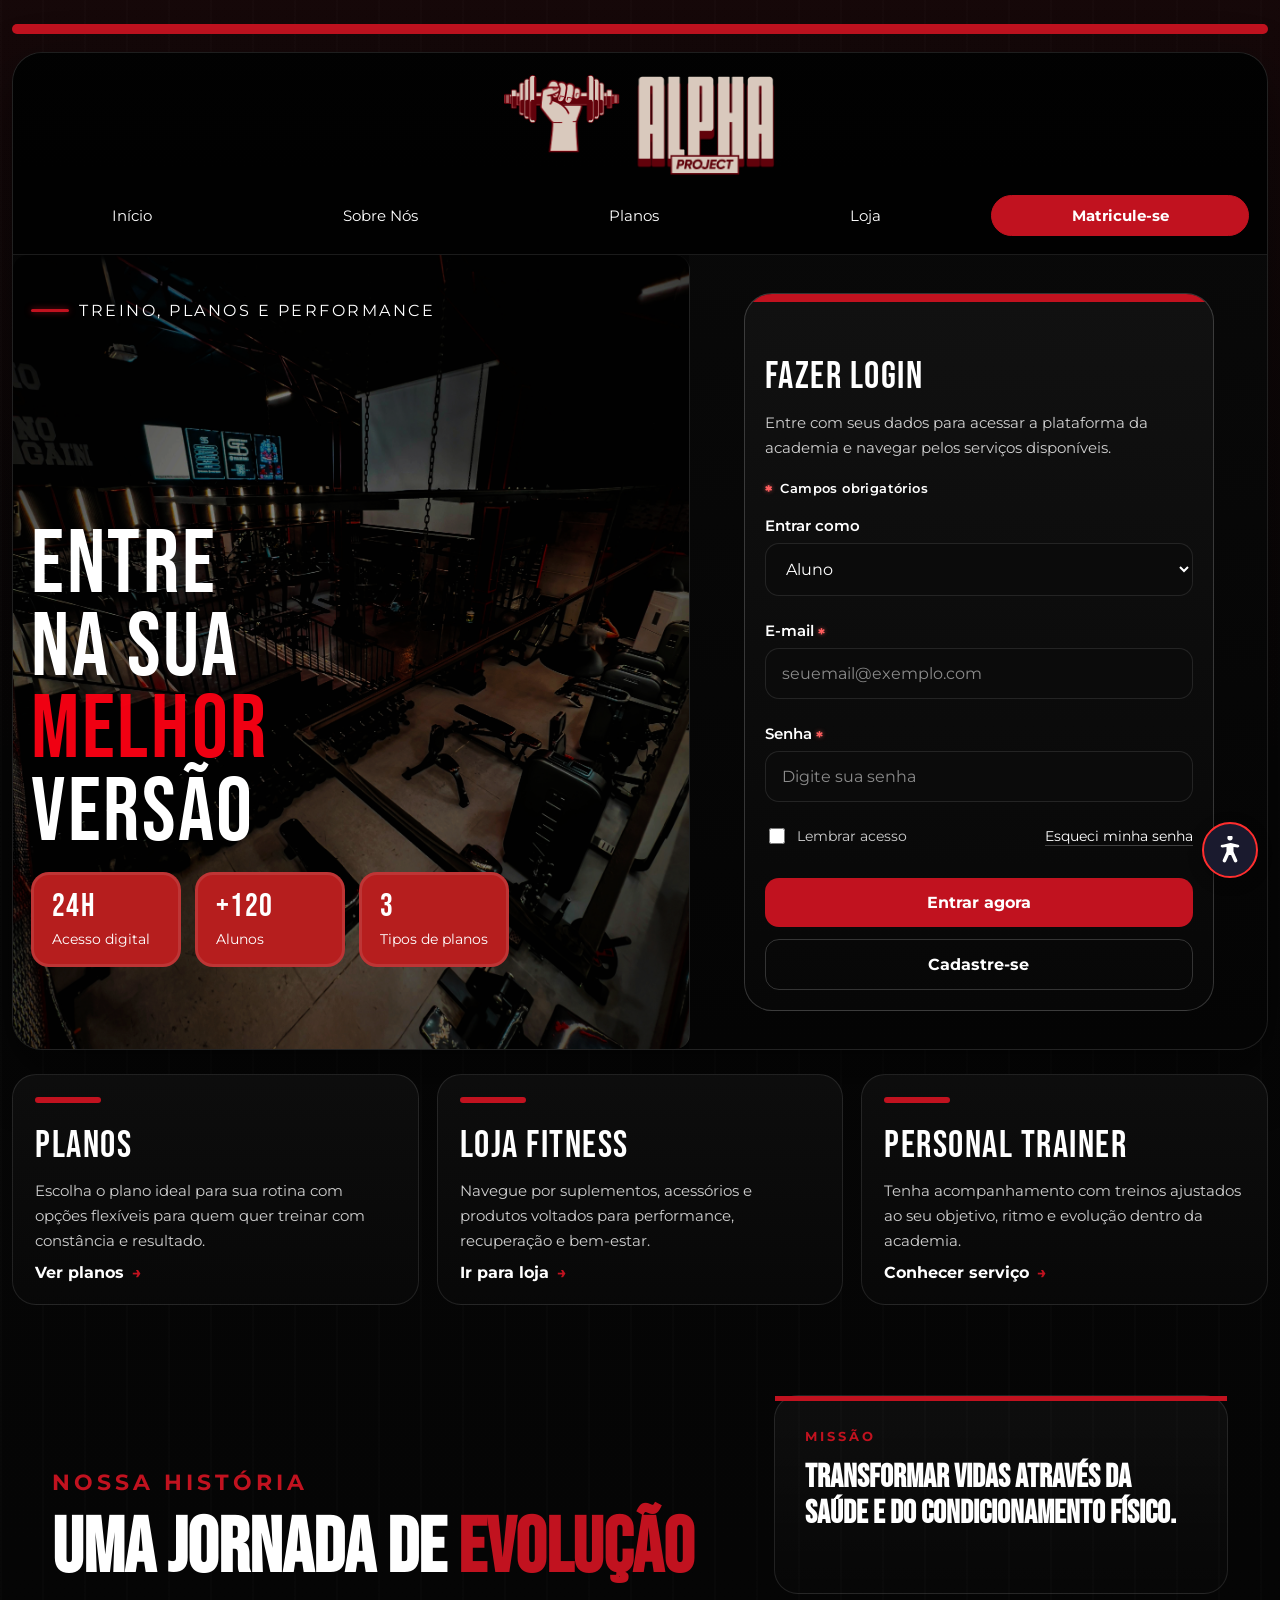
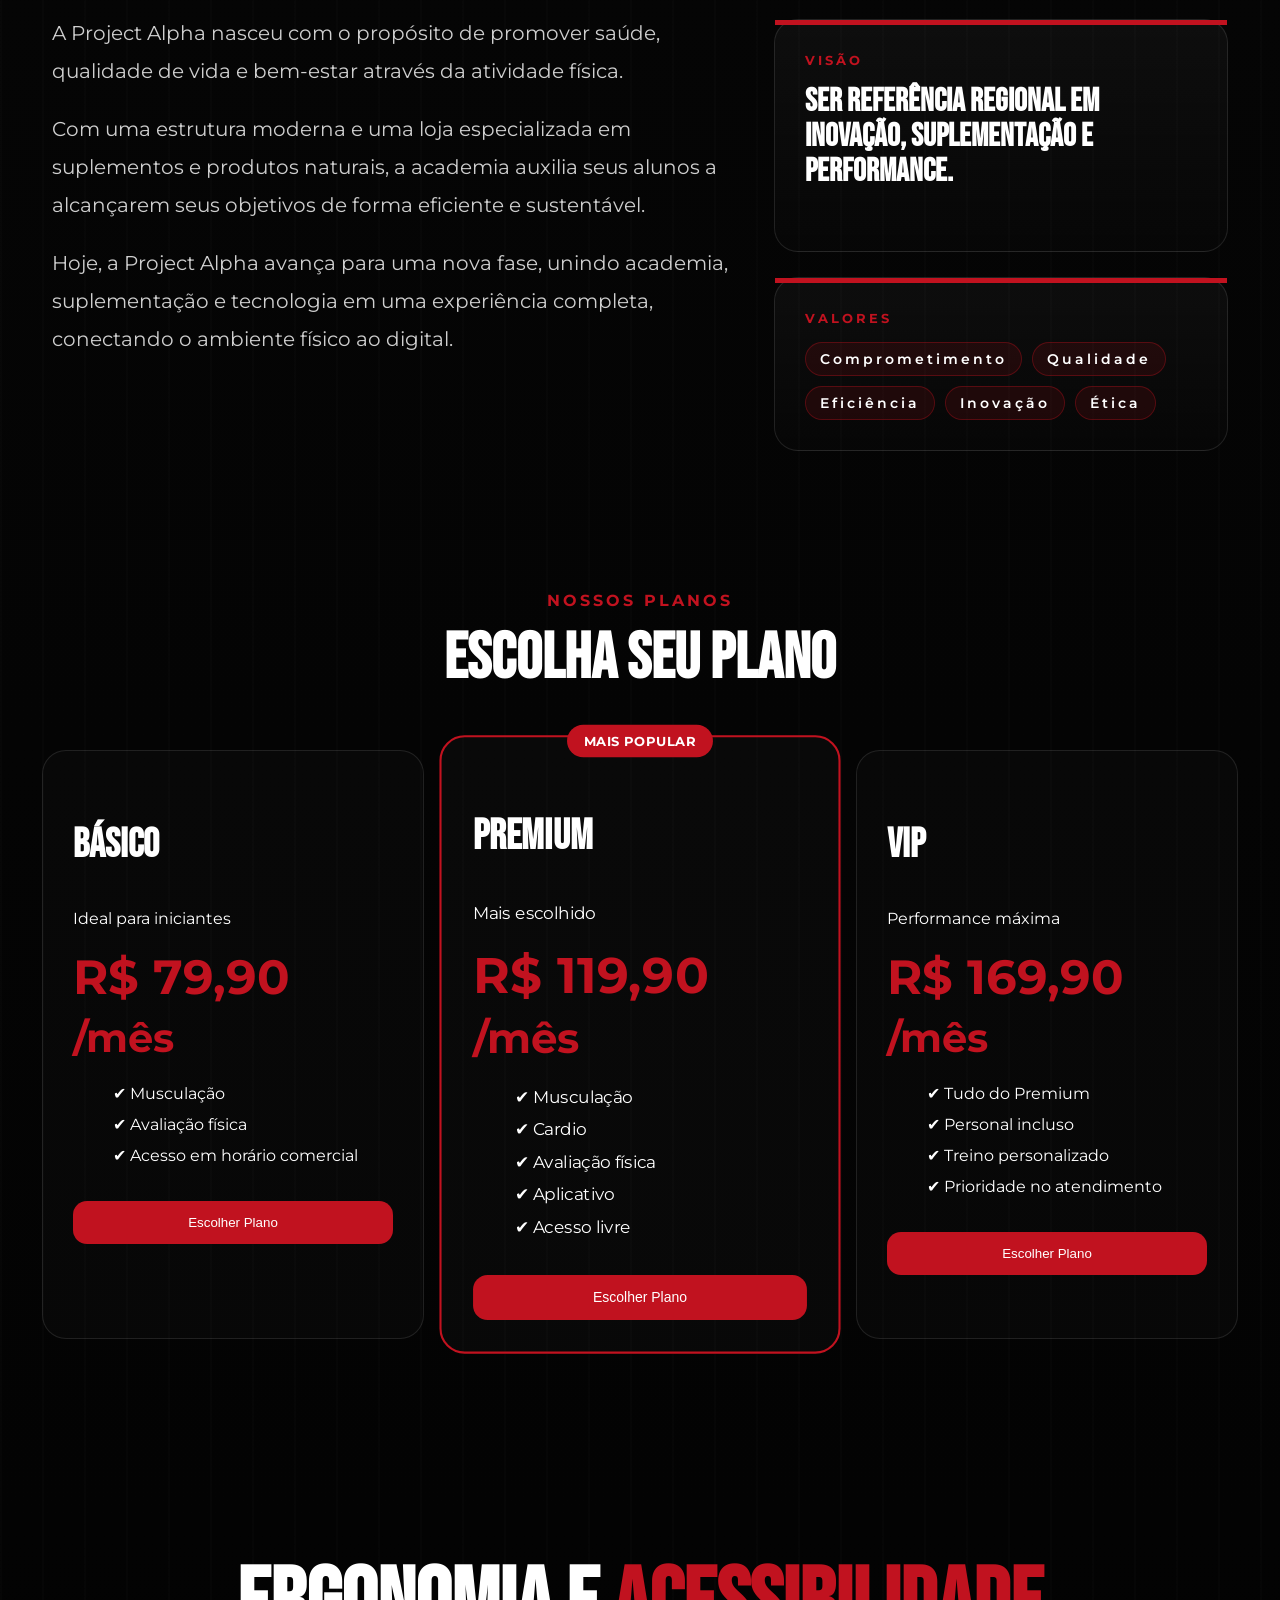
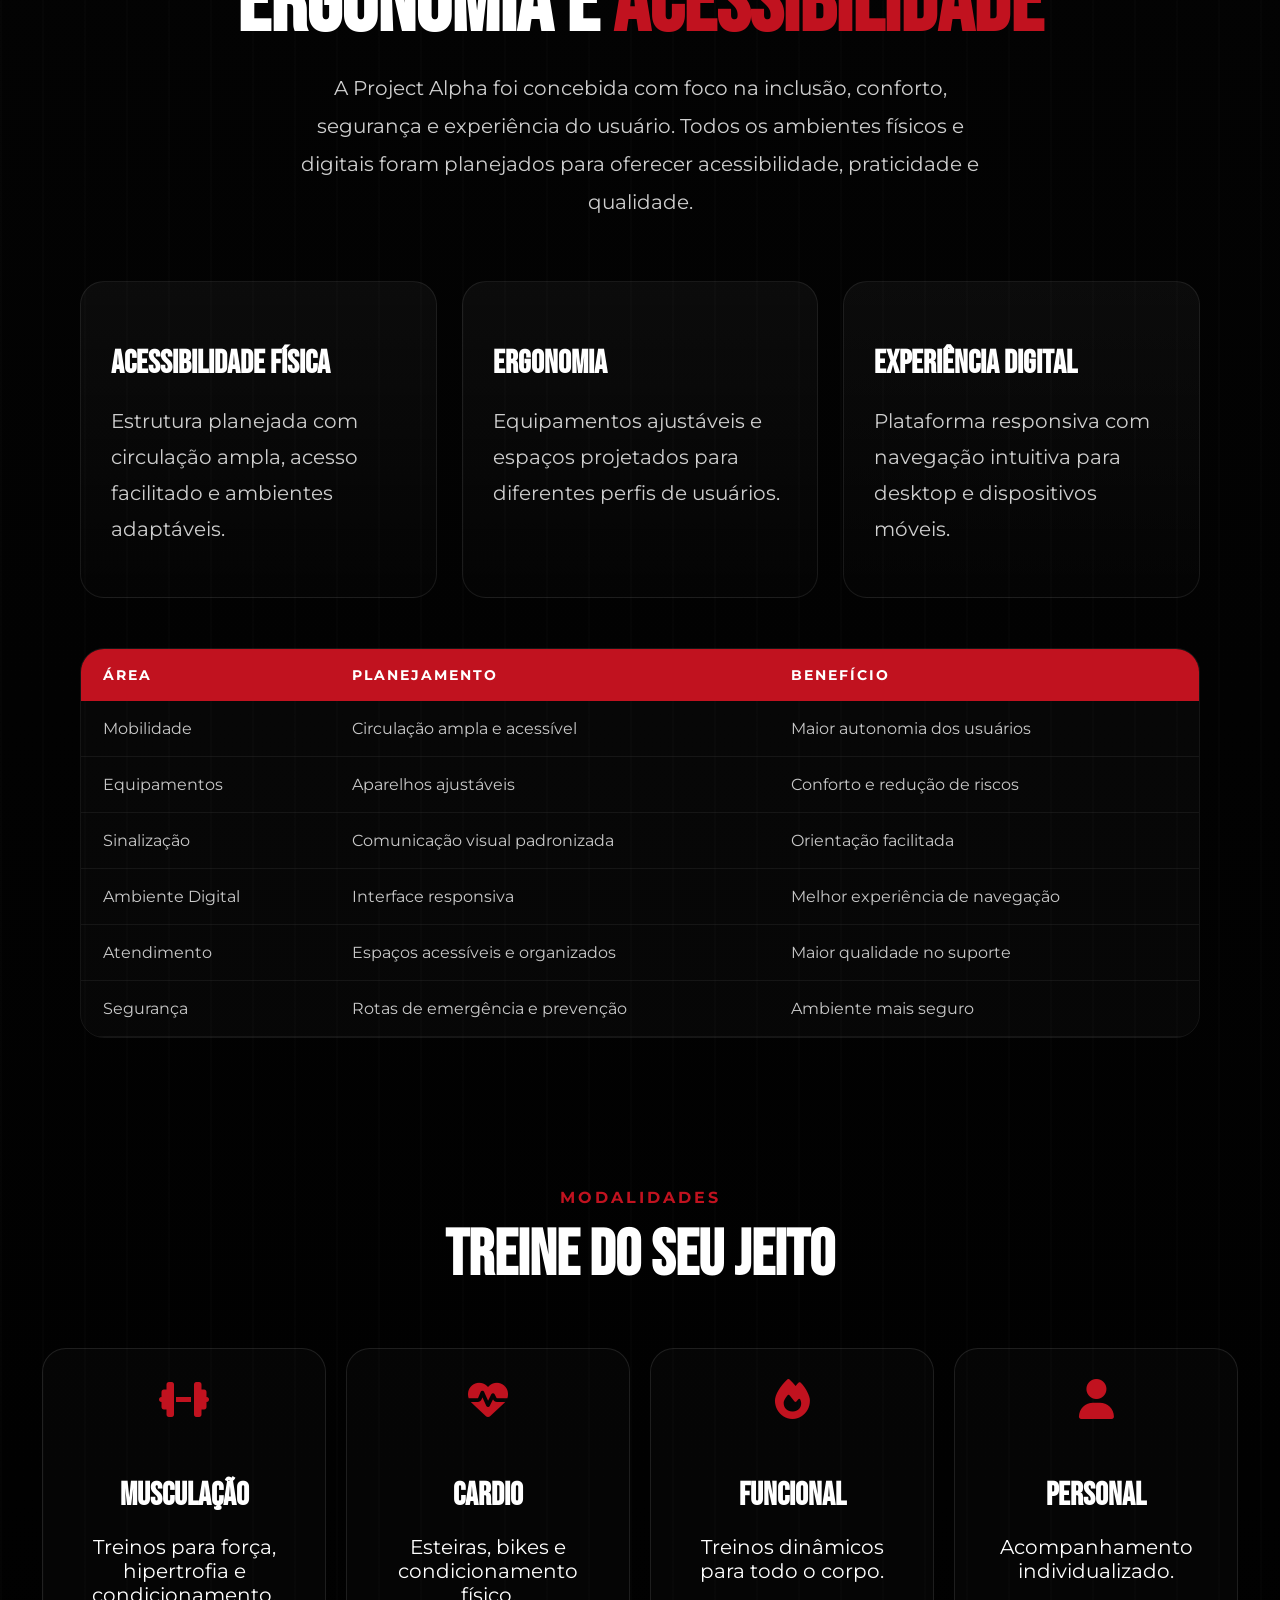
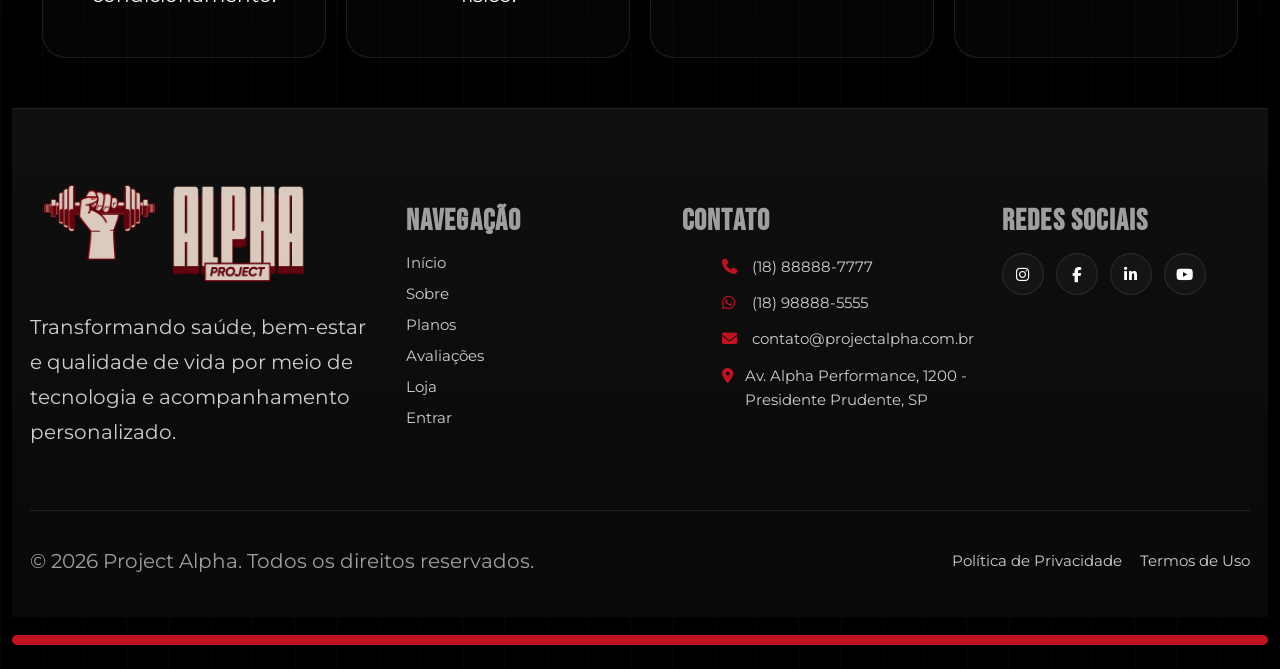
<file: index.html>
<!DOCTYPE html><html lang="pt-BR">  <head>  
  <meta charset="UTF-8" />  
  <meta name="viewport" content="width=device-width, initial-scale=1.0" />  
  <title>Project Alpha | Academia</title>  

<meta name="description" content="Transforme sua performance com a Project Alpha. Academia moderna focada em saúde, bem-estar, suplementação e resultados reais.">
<meta property="og:image" content="https://i.ibb.co/XZkShXsm/Design-sem-nome-20260611-152653-0000.png">
<meta property="og:title" content="Project Alpha - Academia">
<meta property="og:description" content="Academia moderna focada em performance, bem-estar, suplementação e resultados reais.">
<meta property="og:type" content="website">
<meta property="og:url" content="https://www.projectalpha.com.br/">
  <link rel="stylesheet" href="https://cdnjs.cloudflare.com/ajax/libs/font-awesome/6.5.0/css/all.min.css">  
  <link href="https://fonts.googleapis.com/css2?family=Inter:wght@600;700&display=swap" rel="stylesheet">  
  <link rel="stylesheet" href="css/estilo.css">
  <link rel="icon" type="image/png" href="html/imagens/Faviicon-alpha.png">
  <link rel="icon" href="html/imagens/favicon.ico">
  <link rel="shortcut icon" href="html/imagens/Faviicon-alpha.png">
</head>  
<body>    
    <div class="top-line"></div><div class="shell">  
  <header class="navbar">  
    <div class="brand">  
      <div class="logo-box" aria-hidden="true">  
  <img src="html/imagens/Logo-nav.png" alt="Project Alpha Academia" />  
</div>  
        
    </div>  
     
   <nav class="menu" aria-label="Navegação principal">  
      <a href="/">Início</a>  
     <a href="/#sobre-nos">Sobre Nós</a>  
      <a href="/#planos">Planos</a>  
      <a href="/e-commerce">Loja</a>  
      <a href="/cadastro" class="highlight">Matricule-se</a>  
    </nav>
    
  </header>    <section class="hero">  
    <div class="hero-left">  
      <div>  
        <span class="eyebrow">Treino, planos e performance</span>  
        <h2>ENTRE<br> NA SUA <span class="red">MELHOR</span> VERSÃO</h2>  <div class="stats" style="margin-top: 18px;">  
      <div class="stat">  
        <b>24H</b>  
        <span>Acesso digital</span>  
      </div>  
      <div class="stat">  
        <b>+120</b>  
        <span>Alunos</span>  
      </div>  
      <div class="stat">  
        <b>3</b>  
        <span>Tipos de planos</span>  
      </div>  
    </div>  
  </div>  
</div>  

<div class="hero-right" id="login">
  <div class="login-card">
    <div class="red-bar"></div>

    <div class="login-content">
      <h3>FAZER LOGIN</h3>

      <p>
        Entre com seus dados para acessar a plataforma da academia e navegar pelos serviços disponíveis.
      </p>

      <div class="formHint">
        <span class="asterisk">*</span> Campos obrigatórios
      </div>

      <form id="loginForm">

        <div class="field">
          <label for="perfil">Entrar como</label>
          <select id="perfil" name="perfil">
            <option selected>Aluno</option>
            <option>Personal Trainer</option>
            <option>Administrador</option>
          </select>
        </div>

        <div class="field">
          <label for="email">
            E-mail <span class="asterisk">*</span>
          </label>

          <input
            id="email"
            name="email"
            type="email"
            placeholder="seuemail@exemplo.com"
            required
          >
        </div>

        <div class="field">
          <label for="senha">
            Senha <span class="asterisk">*</span>
          </label>

          <input
            id="senha"
            name="senha"
            type="password"
            placeholder="Digite sua senha"
            required
            minlength="6"
          >
        </div>

        <div class="inline-row">
          <label class="check">
            <input type="checkbox">
            <span>Lembrar acesso</span>
          </label>

          <a href="#" class="forgot">
            Esqueci minha senha
          </a>
        </div>

        <div class="buttons">
          <button class="btn btn-primary" type="submit">
            Entrar agora
          </button>

         <button class="btn btn-secondary" type="button" onclick="window.location.href='/cadastro'">
        Cadastre-se
        </button>
        </div>

      </form>
    </div>
  </div>
    </div>  
  </div>  
</div>

  </section>    <section class="sections">  
    <article class="section-card">  
      <div class="mini-bar"></div>  
      <h4>PLANOS</h4>  
      <p>  
        Escolha o plano ideal para sua rotina com opções flexíveis para quem quer treinar com constância e resultado.  
      </p>  
      <a href="#planos">Ver planos</a>  
    </article>  <article class="section-card" id="loja">  
  <div class="mini-bar"></div>  
  <h4>LOJA FITNESS</h4>  
  <p>  
    Navegue por suplementos, acessórios e produtos voltados para performance, recuperação e bem-estar.  
  </p>  
  <a href="html/lojaVTeste.html">Ir para loja</a>  
</article>  

<article class="section-card" id="personal">  
  <div class="mini-bar"></div>  
  <h4>PERSONAL TRAINER</h4>  
  <p>  
    Tenha acompanhamento com treinos ajustados ao seu objetivo, ritmo e evolução dentro da academia.
      </p>
      <a href="#">Conhecer serviço</a>
    </article>
  </section>

<section id="sobre-nos" class="history-section">

    <div class="history-content">

        <div class="history-text">

            <span class="history-tag">
                Nossa História
            </span>

            <h2>
                UMA JORNADA DE
                <span class="red">
                    EVOLUÇÃO
                </span>
            </h2>

            <p>
                A Project Alpha nasceu com o propósito de promover
                saúde, qualidade de vida e bem-estar através da
                atividade física.
            </p>

            <p>
                Com uma estrutura moderna e uma loja especializada
                em suplementos e produtos naturais, a academia
                auxilia seus alunos a alcançarem seus objetivos
                de forma eficiente e sustentável.
            </p>

            <p>
                Hoje, a Project Alpha avança para uma nova fase,
                unindo academia, suplementação e tecnologia em
                uma experiência completa, conectando o ambiente
                físico ao digital.
            </p>

        </div>

        <div class="history-highlight">

            <div class="history-card">
                <span>MISSÃO</span>
                <h3>
                    Transformar vidas através da saúde e do
                    condicionamento físico.
                </h3>
            </div>

            <div class="history-card">
                <span>VISÃO</span>
                <h3>
                    Ser referência regional em inovação,
                    suplementação e performance.
                </h3>
            </div>
            <div class="history-card">

        <span>VALORES</span>

        <div class="history-values">

            <span>Comprometimento</span>
            <span>Qualidade</span>
            <span>Eficiência</span>
            <span>Inovação</span>
            <span>Ética</span>

        </div>

        </div>

    </div>

</section>

<section class="membership-section" id="planos">
    <div class="section-title">
        <span><strong>Nossos Planos</strong></span>
        <h2 id="planos">ESCOLHA SEU PLANO</h2>
    </div>

    <div class="plans-grid">

        <div class="plan-card">
            <div class="plan-header">
                <h3>BÁSICO</h3>
                <span>Ideal para iniciantes</span>
            </div>

            <div class="plan-price">
                R$ 79,90
                <small>/mês</small>
            </div>

            <ul>
                <li>✔ Musculação</li>
                <li>✔ Avaliação física</li>
                <li>✔ Acesso em horário comercial</li>
            </ul>

            <button class="btn-plan">
                Escolher Plano
            </button>
        </div>

        <div class="plan-card featured">

            <div class="plan-badge">
                MAIS POPULAR
            </div>

            <div class="plan-header">
                <h3>PREMIUM</h3>
                <span>Mais escolhido</span>
            </div>

            <div class="plan-price">
                R$ 119,90
                <small>/mês</small>
            </div>

            <ul>
                <li>✔ Musculação</li>
                <li>✔ Cardio</li>
                <li>✔ Avaliação física</li>
                <li>✔ Aplicativo</li>
                <li>✔ Acesso livre</li>
            </ul>

            <button class="btn-plan">
                Escolher Plano
            </button>

        </div>

        <div class="plan-card">
            <div class="plan-header">
                <h3>VIP</h3>
                <span>Performance máxima</span>
            </div>

            <div class="plan-price">
                R$ 169,90
                <small>/mês</small>
            </div>

            <ul>
                <li>✔ Tudo do Premium</li>
                <li>✔ Personal incluso</li>
                <li>✔ Treino personalizado</li>
                <li>✔ Prioridade no atendimento</li>
            </ul>

            <button class="btn-plan">
                Escolher Plano
            </button>
        </div>

    </div>

</section>

<section class="invest-alpha-section" id="ergonomia">

    <div class="invest-alpha-header">

        <h2>
            ERGONOMIA E
            <span>ACESSIBILIDADE</span>
        </h2>

        <p>
            A Project Alpha foi concebida com foco na inclusão,
            conforto, segurança e experiência do usuário.
            Todos os ambientes físicos e digitais foram planejados
            para oferecer acessibilidade, praticidade e qualidade.
        </p>

    </div>

    <div class="alpha-grid-report">

        <div class="alpha-focus-card">
            <h3>Acessibilidade Física</h3>
            <p>
                Estrutura planejada com circulação ampla,
                acesso facilitado e ambientes adaptáveis.
            </p>
        </div>

        <div class="alpha-focus-card">
            <h3>Ergonomia</h3>
            <p>
                Equipamentos ajustáveis e espaços projetados
                para diferentes perfis de usuários.
            </p>
        </div>

        <div class="alpha-focus-card">
            <h3>Experiência Digital</h3>
            <p>
                Plataforma responsiva com navegação intuitiva
                para desktop e dispositivos móveis.
            </p>
        </div>

    </div>

    <div class="alpha-access-panel">

        <table>

            <thead>
                <tr>
                    <th>Área</th>
                    <th>Planejamento</th>
                    <th>Benefício</th>
                </tr>
            </thead>

            <tbody>

                <tr>
                    <td>Mobilidade</td>
                    <td>Circulação ampla e acessível</td>
                    <td>Maior autonomia dos usuários</td>
                </tr>

                <tr>
                    <td>Equipamentos</td>
                    <td>Aparelhos ajustáveis</td>
                    <td>Conforto e redução de riscos</td>
                </tr>

                <tr>
                    <td>Sinalização</td>
                    <td>Comunicação visual padronizada</td>
                    <td>Orientação facilitada</td>
                </tr>

                <tr>
                    <td>Ambiente Digital</td>
                    <td>Interface responsiva</td>
                    <td>Melhor experiência de navegação</td>
                </tr>

                <tr>
                    <td>Atendimento</td>
                    <td>Espaços acessíveis e organizados</td>
                    <td>Maior qualidade no suporte</td>
                </tr>

                <tr>
                    <td>Segurança</td>
                    <td>Rotas de emergência e prevenção</td>
                    <td>Ambiente mais seguro</td>
                </tr>

            </tbody>

        </table>

    </div>

</section>

<section class="modalidades-section">

    <div class="section-title">
        <span><strong>Modalidades</strong></span>
        <h2>TREINE DO SEU JEITO</h2>
    </div>

    <div class="modalidades-grid">

        <div class="mod-card">
            <i class="fa-solid fa-dumbbell"></i>
            <h4>Musculação</h4>
            <p>Treinos para força, hipertrofia e condicionamento.</p>
        </div>

        <div class="mod-card">
            <i class="fa-solid fa-heart-pulse"></i>
            <h4>Cardio</h4>
            <p>Esteiras, bikes e condicionamento físico.</p>
        </div>

        <div class="mod-card">
            <i class="fa-solid fa-fire"></i>
            <h4>Funcional</h4>
            <p>Treinos dinâmicos para todo o corpo.</p>
        </div>

        <div class="mod-card">
            <i class="fa-solid fa-user"></i>
            <h4>Personal</h4>
            <p>Acompanhamento individualizado.</p>
        </div>

    </div>

</section>

  <footer class="footer" aria-labelledby="footer-title">
    <div class="footer-inner">
      <div class="footer-brand">

        <div class="footer-logo">
          <img src="html/imagens/Logo-nav.png" alt="Project Alpha" />
        </div>

        <p id="footer-title">
          Transformando saúde, bem-estar e qualidade de vida por meio de tecnologia e acompanhamento personalizado.
        </p>
      </div>

      <div class="footer-column">
        <h3>Navegação</h3>
        <nav class="footer-links" aria-label="Links do rodapé">
          <a href="/">Início</a>
          <a href="/#sobre-nos">Sobre</a>
          <a href="/#planos">Planos</a>
          <a href="#avaliacoes">Avaliações</a>
          <a href="html/lojaVTeste.html">Loja</a>
          <a href="/#login">Entrar</a>
        </nav>
      </div>

      <div class="footer-column">
        <h3>Contato</h3>
        <ul class="footer-contact">
          <li><i class="fa-solid fa-phone"></i><span>(18) 88888-7777</span></li>
          <li><i class="fa-brands fa-whatsapp"></i><span>(18) 98888-5555</span></li>
          <li><i class="fa-solid fa-envelope"></i><span>contato@projectalpha.com.br</span></li>
          <li><i class="fa-solid fa-location-dot"></i><span>Av. Alpha Performance, 1200 - Presidente Prudente, SP</span></li>
        </ul>
      </div>

      <div class="footer-column">
        <h3>Redes sociais</h3>
        <div class="footer-social">
          <a href="#" aria-label="Instagram"><i class="fa-brands fa-instagram"></i></a>
          <a href="#" aria-label="Facebook"><i class="fa-brands fa-facebook-f"></i></a>
          <a href="#" aria-label="LinkedIn"><i class="fa-brands fa-linkedin-in"></i></a>
          <a href="#" aria-label="YouTube"><i class="fa-brands fa-youtube"></i></a>
        </div>

      </div>
    </div>

    <div class="footer-bottom">
      <p>© 2026 Project Alpha. Todos os direitos reservados.</p>
      <div class="footer-legal">
        <a href="#">Política de Privacidade</a>
        <a href="#">Termos de Uso</a>
      </div>
    </div>
  </footer>
</div>

<div class="bottom-line"></div>

  </div>
  <script src="js/acessibilidade.js" defer></script>
</body>
<script>
document.getElementById("loginForm").addEventListener("submit", function(e) {
    e.preventDefault();

    if (this.checkValidity()) {
    if (document.getElementById("perfil").value === "Aluno") {
      window.location.href = "html/area-do-aluno.html";
    } else if (document.getElementById("perfil").value === "Administrador") {
      window.location.href = "html/dashboard-2.html";
    }
    } else {
        this.reportValidity();
    }
});

  document.querySelector('.forgot').addEventListener('click', function(e) {
            e.preventDefault(); // impede o comportamento padrão do link

            // 1º prompt: código recebido por email
            const codigo = prompt('Digite o código que chegou no seu email:');
            if (codigo === null || codigo.trim() === '') {
                alert('Operação cancelada.');
                return;
            }

            // 2º prompt: nova senha
            const novaSenha = prompt('Digite sua nova senha:');
            if (novaSenha === null || novaSenha.trim() === '') {
                alert('Operação cancelada.');
                return;
            }

            // 3º prompt: confirmar nova senha
            const confirmacao = prompt('Confirme sua nova senha:');
            if (confirmacao === null || confirmacao.trim() === '') {
                alert('Operação cancelada.');
                return;
            }

            // Verifica se as senhas coincidem
            if (novaSenha === confirmacao) {
                alert('Sua senha foi alterada com sucesso!');
            } else {
                alert('As senhas não coincidem. Tente novamente.');
            }
        });
</script>
</html>
</file>
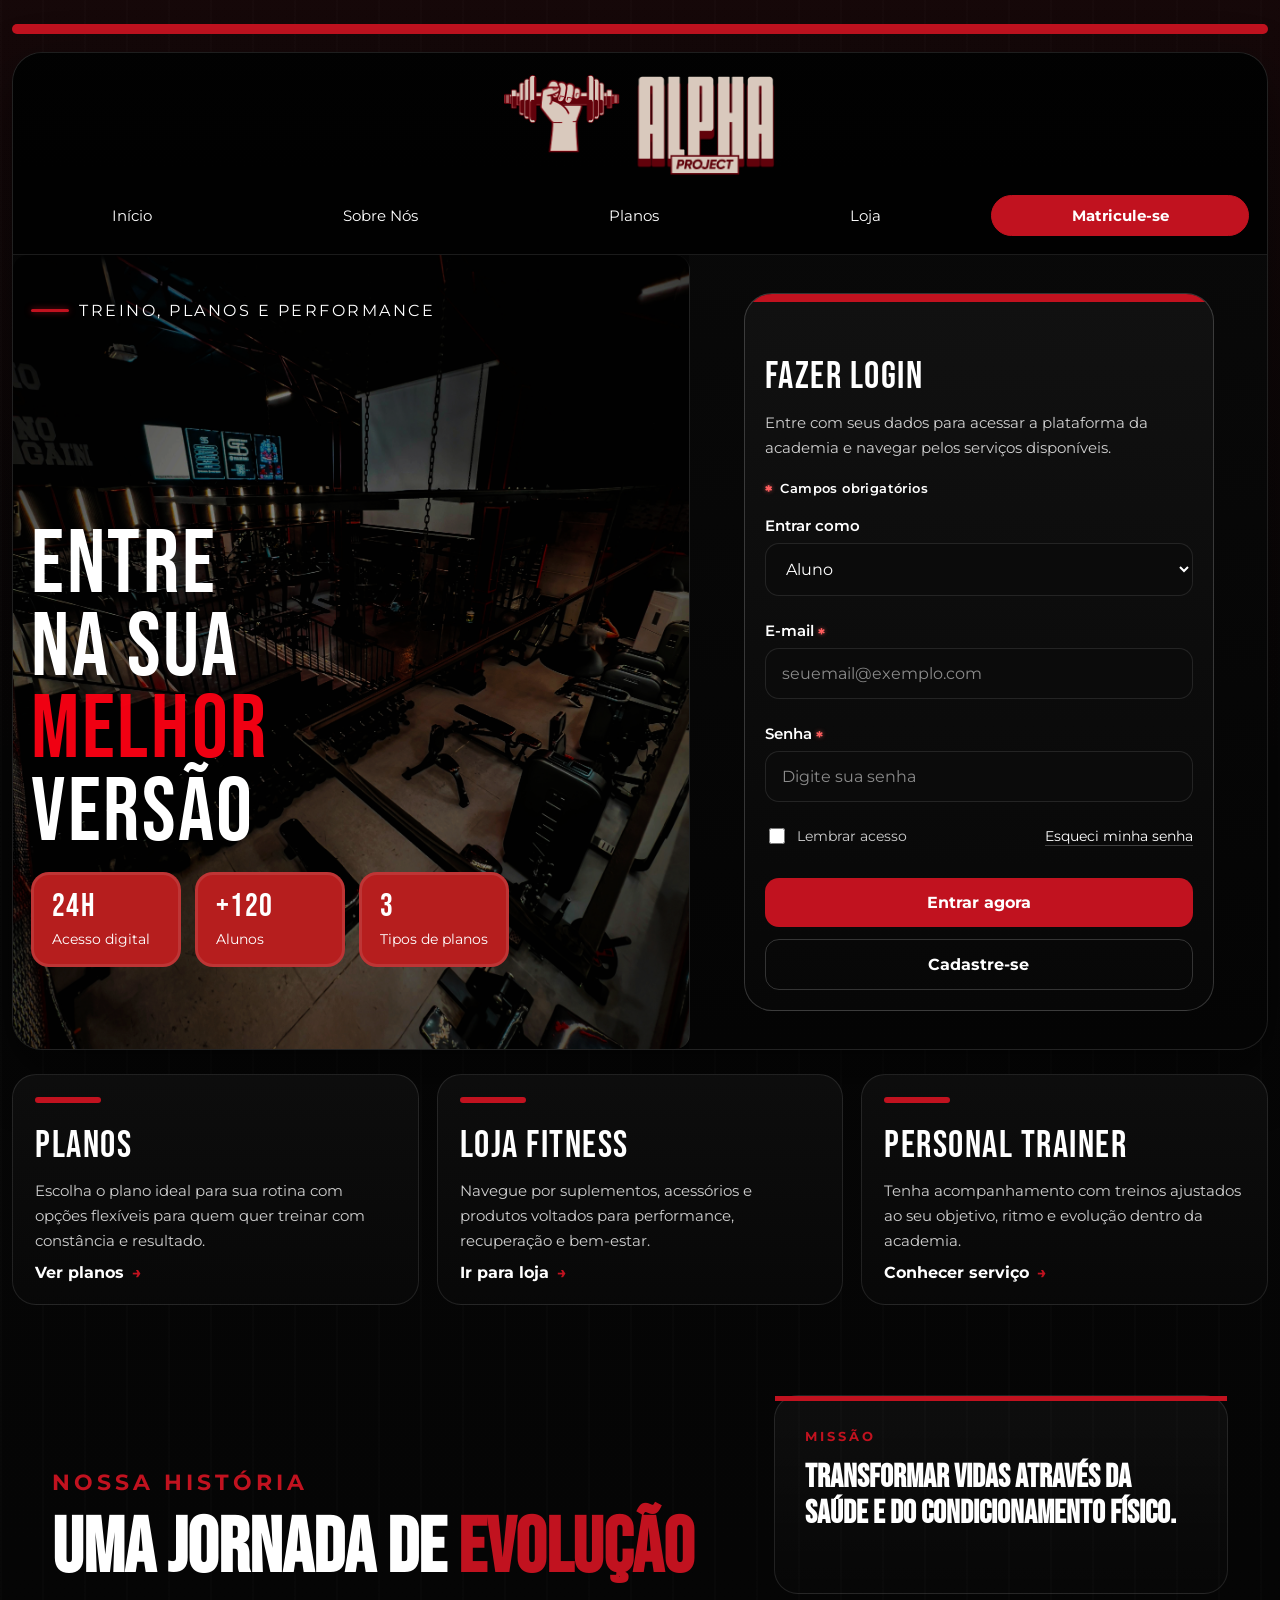
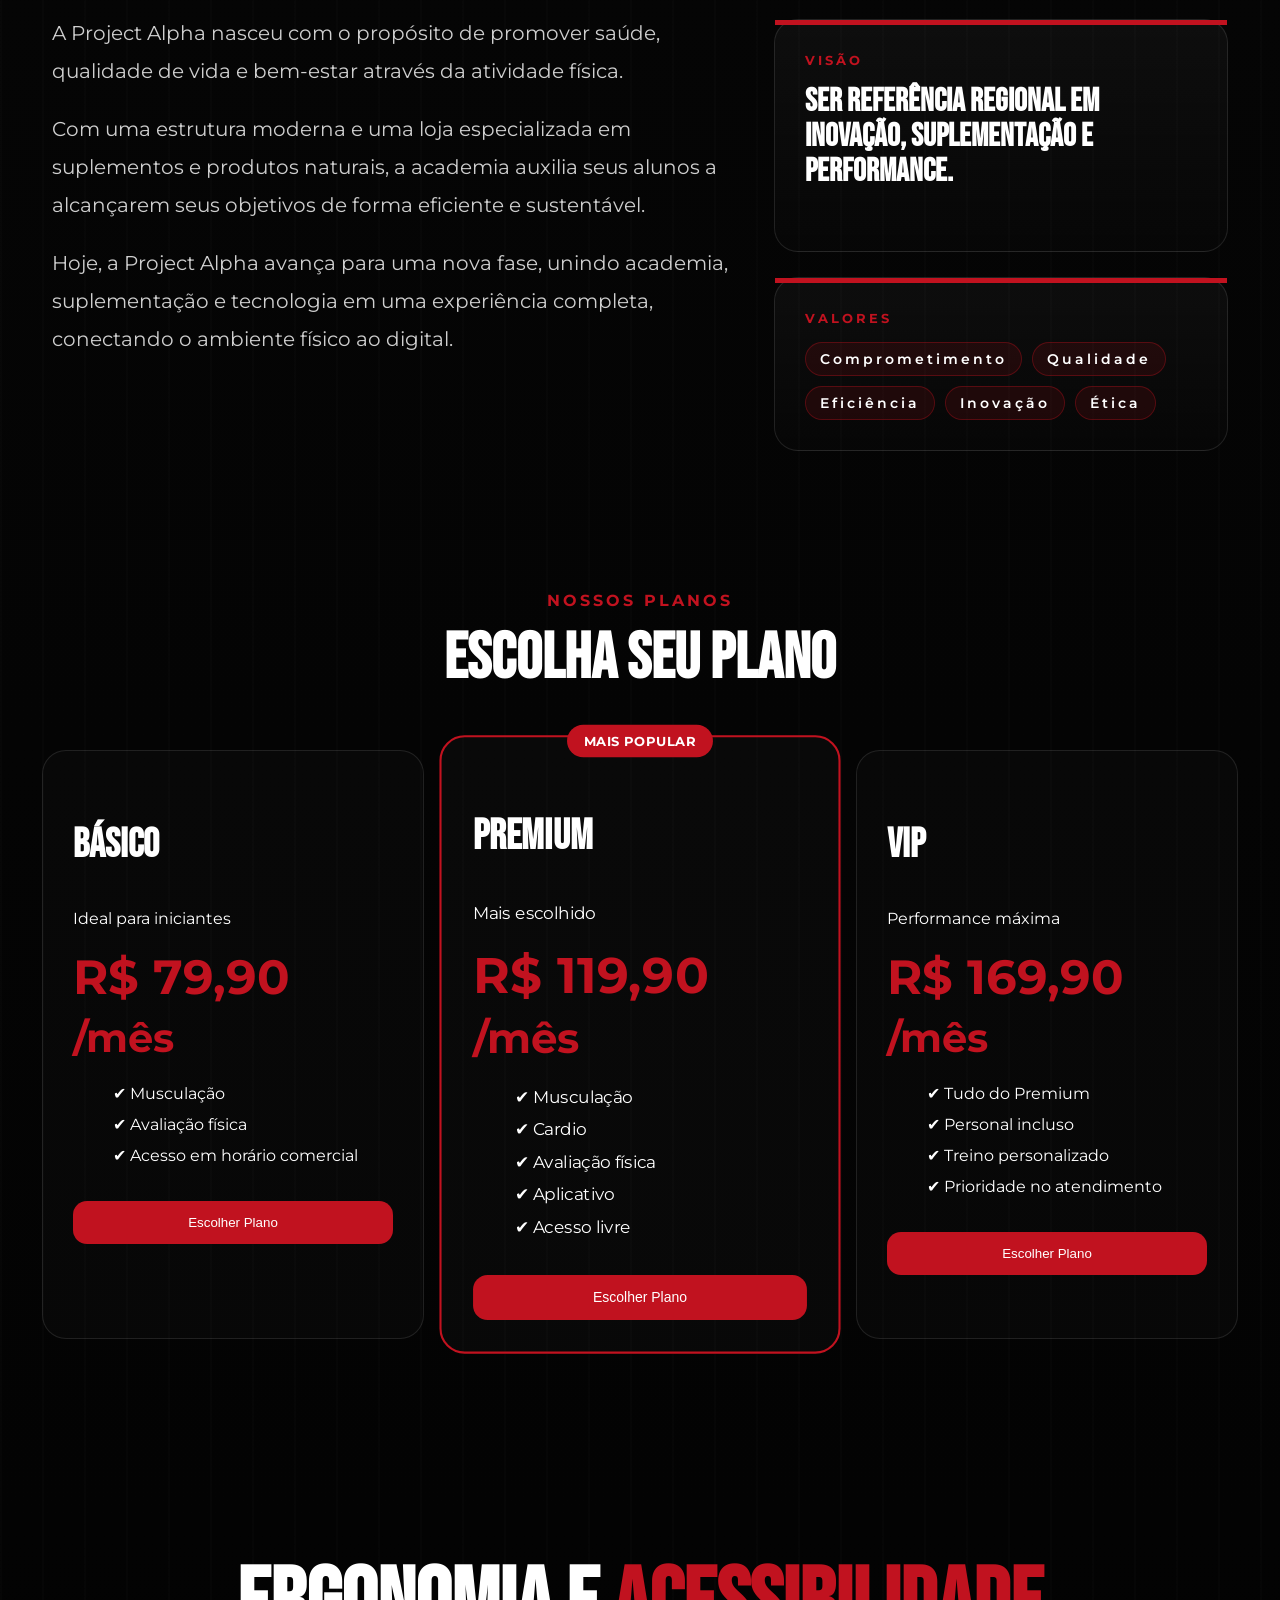
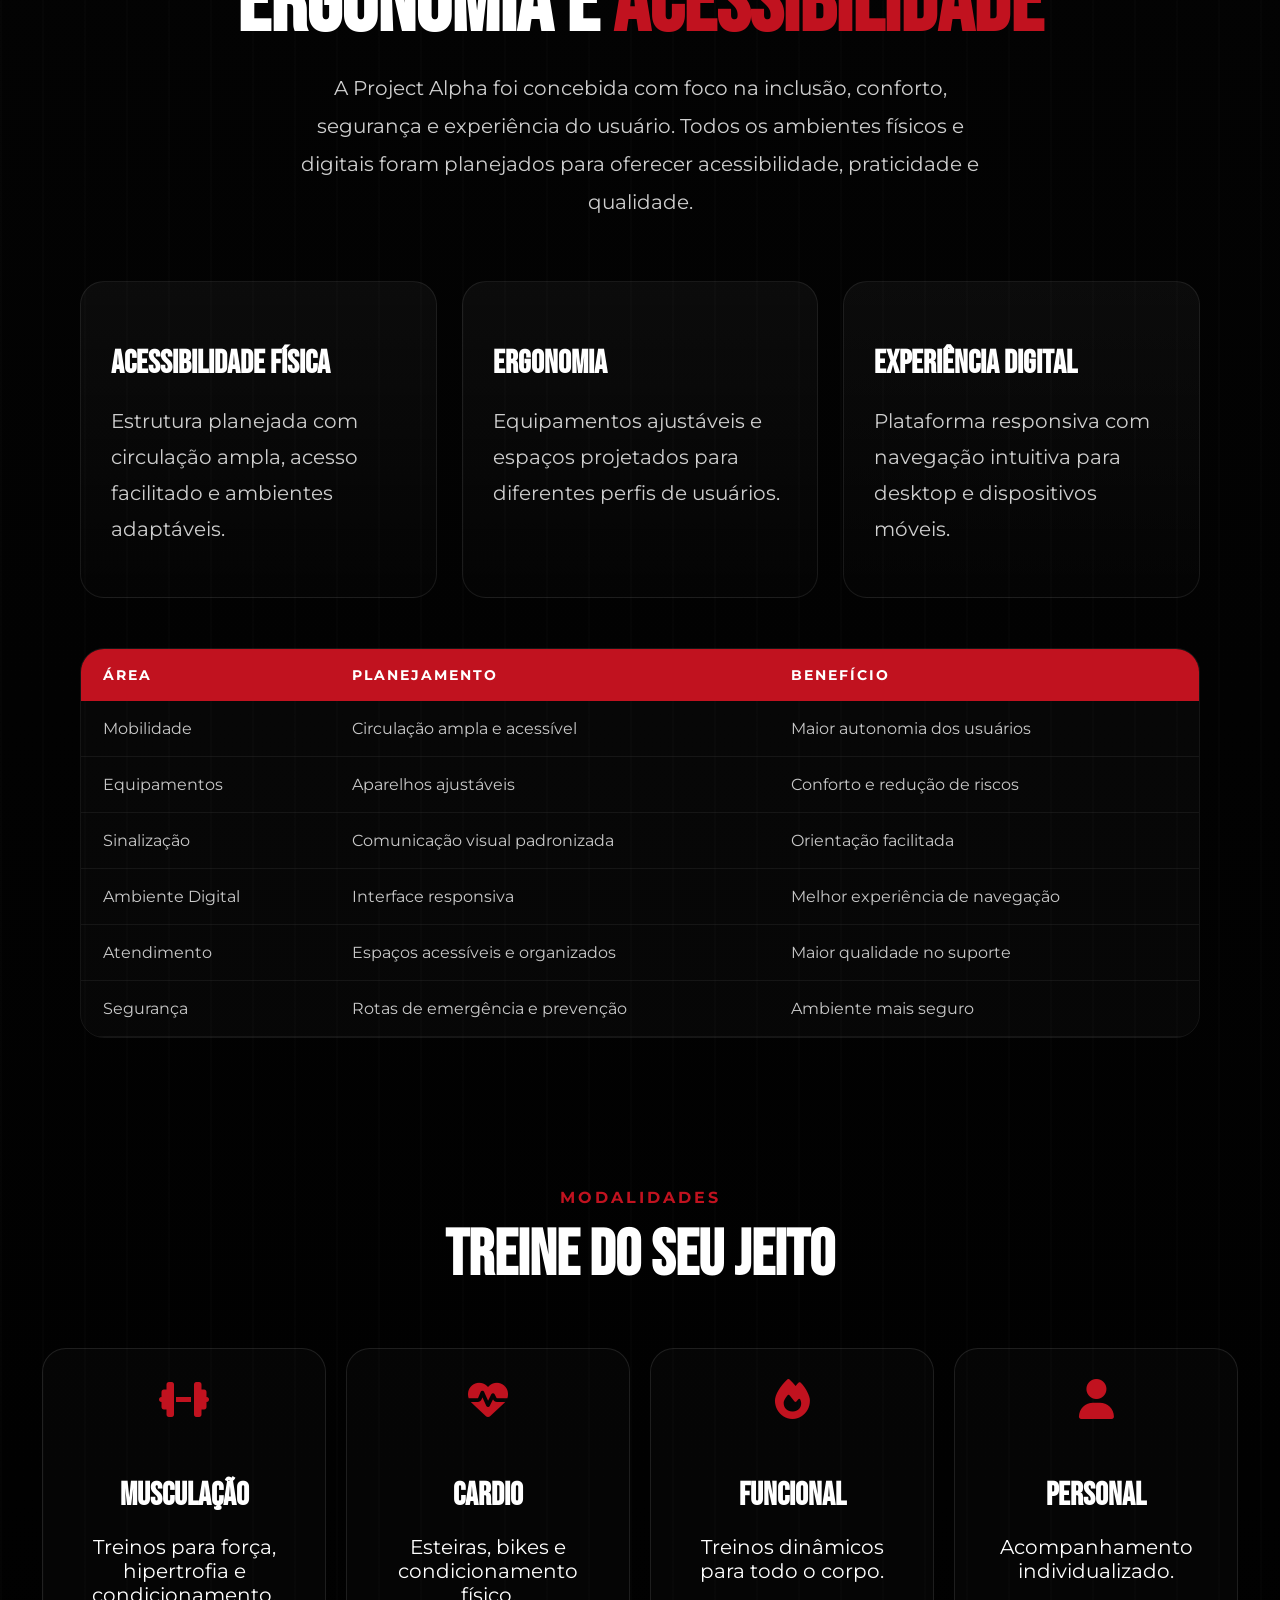
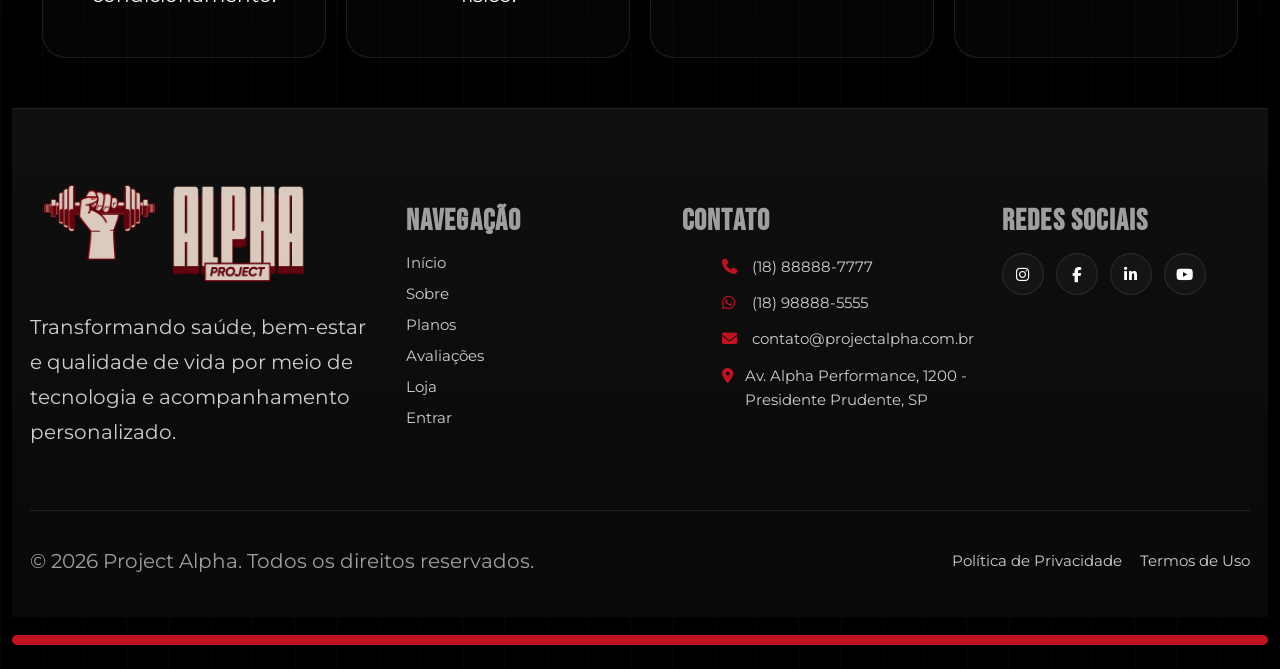
<file: Project-Alpha-Web-Site--main/index.html>
<!DOCTYPE html><html lang="pt-BR">  <head>  
  <meta charset="UTF-8" />  
  <meta name="viewport" content="width=device-width, initial-scale=1.0" />  
  <title>Project Alpha | Academia</title>  

<meta name="description" content="Transforme sua performance com a Project Alpha. Academia moderna focada em saúde, bem-estar, suplementação e resultados reais.">
<meta property="og:image" content="https://i.ibb.co/XZkShXsm/Design-sem-nome-20260611-152653-0000.png">
<meta property="og:title" content="Project Alpha - Academia">
<meta property="og:description" content="Academia moderna focada em performance, bem-estar, suplementação e resultados reais.">
<meta property="og:type" content="website">
<meta property="og:url" content="https://www.projectalpha.com.br/">
  <link rel="stylesheet" href="https://cdnjs.cloudflare.com/ajax/libs/font-awesome/6.5.0/css/all.min.css">  
  <link href="https://fonts.googleapis.com/css2?family=Inter:wght@600;700&display=swap" rel="stylesheet">  
  <link rel="stylesheet" href="css/estilo.css">
  <link rel="icon" type="image/png" href="html/imagens/Faviicon-alpha.png">
  <link rel="icon" href="html/imagens/favicon.ico">
  <link rel="shortcut icon" href="html/imagens/Faviicon-alpha.png">
</head>  
<body>    
    <div class="top-line"></div><div class="shell">  
  <header class="navbar">  
    <div class="brand">  
      <div class="logo-box" aria-hidden="true">  
  <img src="html/imagens/Logo-nav.png" alt="Project Alpha Academia" />  
</div>  
        
    </div>  
     
   <nav class="menu" aria-label="Navegação principal">  
      <a href="/">Início</a>  
     <a href="/#sobre-nos">Sobre Nós</a>  
      <a href="/#planos">Planos</a>  
      <a href="/e-commerce">Loja</a>  
      <a href="/cadastro" class="highlight">Matricule-se</a>  
    </nav>
    
  </header>    <section class="hero">  
    <div class="hero-left">  
      <div>  
        <span class="eyebrow">Treino, planos e performance</span>  
        <h2>ENTRE<br> NA SUA <span class="red">MELHOR</span> VERSÃO</h2>  <div class="stats" style="margin-top: 18px;">  
      <div class="stat">  
        <b>24H</b>  
        <span>Acesso digital</span>  
      </div>  
      <div class="stat">  
        <b>+120</b>  
        <span>Alunos</span>  
      </div>  
      <div class="stat">  
        <b>3</b>  
        <span>Tipos de planos</span>  
      </div>  
    </div>  
  </div>  
</div>  

<div class="hero-right" id="login">
  <div class="login-card">
    <div class="red-bar"></div>

    <div class="login-content">
      <h3>FAZER LOGIN</h3>

      <p>
        Entre com seus dados para acessar a plataforma da academia e navegar pelos serviços disponíveis.
      </p>

      <div class="formHint">
        <span class="asterisk">*</span> Campos obrigatórios
      </div>

      <form id="loginForm">

        <div class="field">
          <label for="perfil">Entrar como</label>
          <select id="perfil" name="perfil">
            <option selected>Aluno</option>
            <option>Personal Trainer</option>
            <option>Administrador</option>
          </select>
        </div>

        <div class="field">
          <label for="email">
            E-mail <span class="asterisk">*</span>
          </label>

          <input
            id="email"
            name="email"
            type="email"
            placeholder="seuemail@exemplo.com"
            required
          >
        </div>

        <div class="field">
          <label for="senha">
            Senha <span class="asterisk">*</span>
          </label>

          <input
            id="senha"
            name="senha"
            type="password"
            placeholder="Digite sua senha"
            required
            minlength="6"
          >
        </div>

        <div class="inline-row">
          <label class="check">
            <input type="checkbox">
            <span>Lembrar acesso</span>
          </label>

          <a href="#" class="forgot">
            Esqueci minha senha
          </a>
        </div>

        <div class="buttons">
          <button class="btn btn-primary" type="submit">
            Entrar agora
          </button>

         <button class="btn btn-secondary" type="button" onclick="window.location.href='/cadastro'">
        Cadastre-se
        </button>
        </div>

      </form>
    </div>
  </div>
    </div>  
  </div>  
</div>

  </section>    <section class="sections">  
    <article class="section-card">  
      <div class="mini-bar"></div>  
      <h4>PLANOS</h4>  
      <p>  
        Escolha o plano ideal para sua rotina com opções flexíveis para quem quer treinar com constância e resultado.  
      </p>  
      <a href="#planos">Ver planos</a>  
    </article>  <article class="section-card" id="loja">  
  <div class="mini-bar"></div>  
  <h4>LOJA FITNESS</h4>  
  <p>  
    Navegue por suplementos, acessórios e produtos voltados para performance, recuperação e bem-estar.  
  </p>  
  <a href="html/lojaVTeste.html">Ir para loja</a>  
</article>  

<article class="section-card" id="personal">  
  <div class="mini-bar"></div>  
  <h4>PERSONAL TRAINER</h4>  
  <p>  
    Tenha acompanhamento com treinos ajustados ao seu objetivo, ritmo e evolução dentro da academia.
      </p>
      <a href="#">Conhecer serviço</a>
    </article>
  </section>

<section id="sobre-nos" class="history-section">

    <div class="history-content">

        <div class="history-text">

            <span class="history-tag">
                Nossa História
            </span>

            <h2>
                UMA JORNADA DE
                <span class="red">
                    EVOLUÇÃO
                </span>
            </h2>

            <p>
                A Project Alpha nasceu com o propósito de promover
                saúde, qualidade de vida e bem-estar através da
                atividade física.
            </p>

            <p>
                Com uma estrutura moderna e uma loja especializada
                em suplementos e produtos naturais, a academia
                auxilia seus alunos a alcançarem seus objetivos
                de forma eficiente e sustentável.
            </p>

            <p>
                Hoje, a Project Alpha avança para uma nova fase,
                unindo academia, suplementação e tecnologia em
                uma experiência completa, conectando o ambiente
                físico ao digital.
            </p>

        </div>

        <div class="history-highlight">

            <div class="history-card">
                <span>MISSÃO</span>
                <h3>
                    Transformar vidas através da saúde e do
                    condicionamento físico.
                </h3>
            </div>

            <div class="history-card">
                <span>VISÃO</span>
                <h3>
                    Ser referência regional em inovação,
                    suplementação e performance.
                </h3>
            </div>
            <div class="history-card">

        <span>VALORES</span>

        <div class="history-values">

            <span>Comprometimento</span>
            <span>Qualidade</span>
            <span>Eficiência</span>
            <span>Inovação</span>
            <span>Ética</span>

        </div>

        </div>

    </div>

</section>

<section class="membership-section" id="planos">
    <div class="section-title">
        <span><strong>Nossos Planos</strong></span>
        <h2 id="planos">ESCOLHA SEU PLANO</h2>
    </div>

    <div class="plans-grid">

        <div class="plan-card">
            <div class="plan-header">
                <h3>BÁSICO</h3>
                <span>Ideal para iniciantes</span>
            </div>

            <div class="plan-price">
                R$ 79,90
                <small>/mês</small>
            </div>

            <ul>
                <li>✔ Musculação</li>
                <li>✔ Avaliação física</li>
                <li>✔ Acesso em horário comercial</li>
            </ul>

            <button class="btn-plan">
                Escolher Plano
            </button>
        </div>

        <div class="plan-card featured">

            <div class="plan-badge">
                MAIS POPULAR
            </div>

            <div class="plan-header">
                <h3>PREMIUM</h3>
                <span>Mais escolhido</span>
            </div>

            <div class="plan-price">
                R$ 119,90
                <small>/mês</small>
            </div>

            <ul>
                <li>✔ Musculação</li>
                <li>✔ Cardio</li>
                <li>✔ Avaliação física</li>
                <li>✔ Aplicativo</li>
                <li>✔ Acesso livre</li>
            </ul>

            <button class="btn-plan">
                Escolher Plano
            </button>

        </div>

        <div class="plan-card">
            <div class="plan-header">
                <h3>VIP</h3>
                <span>Performance máxima</span>
            </div>

            <div class="plan-price">
                R$ 169,90
                <small>/mês</small>
            </div>

            <ul>
                <li>✔ Tudo do Premium</li>
                <li>✔ Personal incluso</li>
                <li>✔ Treino personalizado</li>
                <li>✔ Prioridade no atendimento</li>
            </ul>

            <button class="btn-plan">
                Escolher Plano
            </button>
        </div>

    </div>

</section>

<section class="invest-alpha-section" id="ergonomia">

    <div class="invest-alpha-header">

        <h2>
            ERGONOMIA E
            <span>ACESSIBILIDADE</span>
        </h2>

        <p>
            A Project Alpha foi concebida com foco na inclusão,
            conforto, segurança e experiência do usuário.
            Todos os ambientes físicos e digitais foram planejados
            para oferecer acessibilidade, praticidade e qualidade.
        </p>

    </div>

    <div class="alpha-grid-report">

        <div class="alpha-focus-card">
            <h3>Acessibilidade Física</h3>
            <p>
                Estrutura planejada com circulação ampla,
                acesso facilitado e ambientes adaptáveis.
            </p>
        </div>

        <div class="alpha-focus-card">
            <h3>Ergonomia</h3>
            <p>
                Equipamentos ajustáveis e espaços projetados
                para diferentes perfis de usuários.
            </p>
        </div>

        <div class="alpha-focus-card">
            <h3>Experiência Digital</h3>
            <p>
                Plataforma responsiva com navegação intuitiva
                para desktop e dispositivos móveis.
            </p>
        </div>

    </div>

    <div class="alpha-access-panel">

        <table>

            <thead>
                <tr>
                    <th>Área</th>
                    <th>Planejamento</th>
                    <th>Benefício</th>
                </tr>
            </thead>

            <tbody>

                <tr>
                    <td>Mobilidade</td>
                    <td>Circulação ampla e acessível</td>
                    <td>Maior autonomia dos usuários</td>
                </tr>

                <tr>
                    <td>Equipamentos</td>
                    <td>Aparelhos ajustáveis</td>
                    <td>Conforto e redução de riscos</td>
                </tr>

                <tr>
                    <td>Sinalização</td>
                    <td>Comunicação visual padronizada</td>
                    <td>Orientação facilitada</td>
                </tr>

                <tr>
                    <td>Ambiente Digital</td>
                    <td>Interface responsiva</td>
                    <td>Melhor experiência de navegação</td>
                </tr>

                <tr>
                    <td>Atendimento</td>
                    <td>Espaços acessíveis e organizados</td>
                    <td>Maior qualidade no suporte</td>
                </tr>

                <tr>
                    <td>Segurança</td>
                    <td>Rotas de emergência e prevenção</td>
                    <td>Ambiente mais seguro</td>
                </tr>

            </tbody>

        </table>

    </div>

</section>

<section class="modalidades-section">

    <div class="section-title">
        <span><strong>Modalidades</strong></span>
        <h2>TREINE DO SEU JEITO</h2>
    </div>

    <div class="modalidades-grid">

        <div class="mod-card">
            <i class="fa-solid fa-dumbbell"></i>
            <h4>Musculação</h4>
            <p>Treinos para força, hipertrofia e condicionamento.</p>
        </div>

        <div class="mod-card">
            <i class="fa-solid fa-heart-pulse"></i>
            <h4>Cardio</h4>
            <p>Esteiras, bikes e condicionamento físico.</p>
        </div>

        <div class="mod-card">
            <i class="fa-solid fa-fire"></i>
            <h4>Funcional</h4>
            <p>Treinos dinâmicos para todo o corpo.</p>
        </div>

        <div class="mod-card">
            <i class="fa-solid fa-user"></i>
            <h4>Personal</h4>
            <p>Acompanhamento individualizado.</p>
        </div>

    </div>

</section>

  <footer class="footer" aria-labelledby="footer-title">
    <div class="footer-inner">
      <div class="footer-brand">

        <div class="footer-logo">
          <img src="html/imagens/Logo-nav.png" alt="Project Alpha" />
        </div>

        <p id="footer-title">
          Transformando saúde, bem-estar e qualidade de vida por meio de tecnologia e acompanhamento personalizado.
        </p>
      </div>

      <div class="footer-column">
        <h3>Navegação</h3>
        <nav class="footer-links" aria-label="Links do rodapé">
          <a href="/">Início</a>
          <a href="/#sobre-nos">Sobre</a>
          <a href="/#planos">Planos</a>
          <a href="#avaliacoes">Avaliações</a>
          <a href="html/lojaVTeste.html">Loja</a>
          <a href="/#login">Entrar</a>
        </nav>
      </div>

      <div class="footer-column">
        <h3>Contato</h3>
        <ul class="footer-contact">
          <li><i class="fa-solid fa-phone"></i><span>(18) 88888-7777</span></li>
          <li><i class="fa-brands fa-whatsapp"></i><span>(18) 98888-5555</span></li>
          <li><i class="fa-solid fa-envelope"></i><span>contato@projectalpha.com.br</span></li>
          <li><i class="fa-solid fa-location-dot"></i><span>Av. Alpha Performance, 1200 - Presidente Prudente, SP</span></li>
        </ul>
      </div>

      <div class="footer-column">
        <h3>Redes sociais</h3>
        <div class="footer-social">
          <a href="#" aria-label="Instagram"><i class="fa-brands fa-instagram"></i></a>
          <a href="#" aria-label="Facebook"><i class="fa-brands fa-facebook-f"></i></a>
          <a href="#" aria-label="LinkedIn"><i class="fa-brands fa-linkedin-in"></i></a>
          <a href="#" aria-label="YouTube"><i class="fa-brands fa-youtube"></i></a>
        </div>

      </div>
    </div>

    <div class="footer-bottom">
      <p>© 2026 Project Alpha. Todos os direitos reservados.</p>
      <div class="footer-legal">
        <a href="#">Política de Privacidade</a>
        <a href="#">Termos de Uso</a>
      </div>
    </div>
  </footer>
</div>

<div class="bottom-line"></div>

  </div>
</body>
<script>
document.getElementById("loginForm").addEventListener("submit", function(e) {
    e.preventDefault();

    if (this.checkValidity()) {
    if (document.getElementById("perfil").value === "Aluno") {
      window.location.href = "html/area-do-aluno.html";
    } else if (document.getElementById("perfil").value === "Administrador") {
      window.location.href = "html/dashboard-2.html";
    }
    } else {
        this.reportValidity();
    }
});

  document.querySelector('.forgot').addEventListener('click', function(e) {
            e.preventDefault(); // impede o comportamento padrão do link

            // 1º prompt: código recebido por email
            const codigo = prompt('Digite o código que chegou no seu email:');
            if (codigo === null || codigo.trim() === '') {
                alert('Operação cancelada.');
                return;
            }

            // 2º prompt: nova senha
            const novaSenha = prompt('Digite sua nova senha:');
            if (novaSenha === null || novaSenha.trim() === '') {
                alert('Operação cancelada.');
                return;
            }

            // 3º prompt: confirmar nova senha
            const confirmacao = prompt('Confirme sua nova senha:');
            if (confirmacao === null || confirmacao.trim() === '') {
                alert('Operação cancelada.');
                return;
            }

            // Verifica se as senhas coincidem
            if (novaSenha === confirmacao) {
                alert('Sua senha foi alterada com sucesso!');
            } else {
                alert('As senhas não coincidem. Tente novamente.');
            }
        });
</script>
</html>
</file>
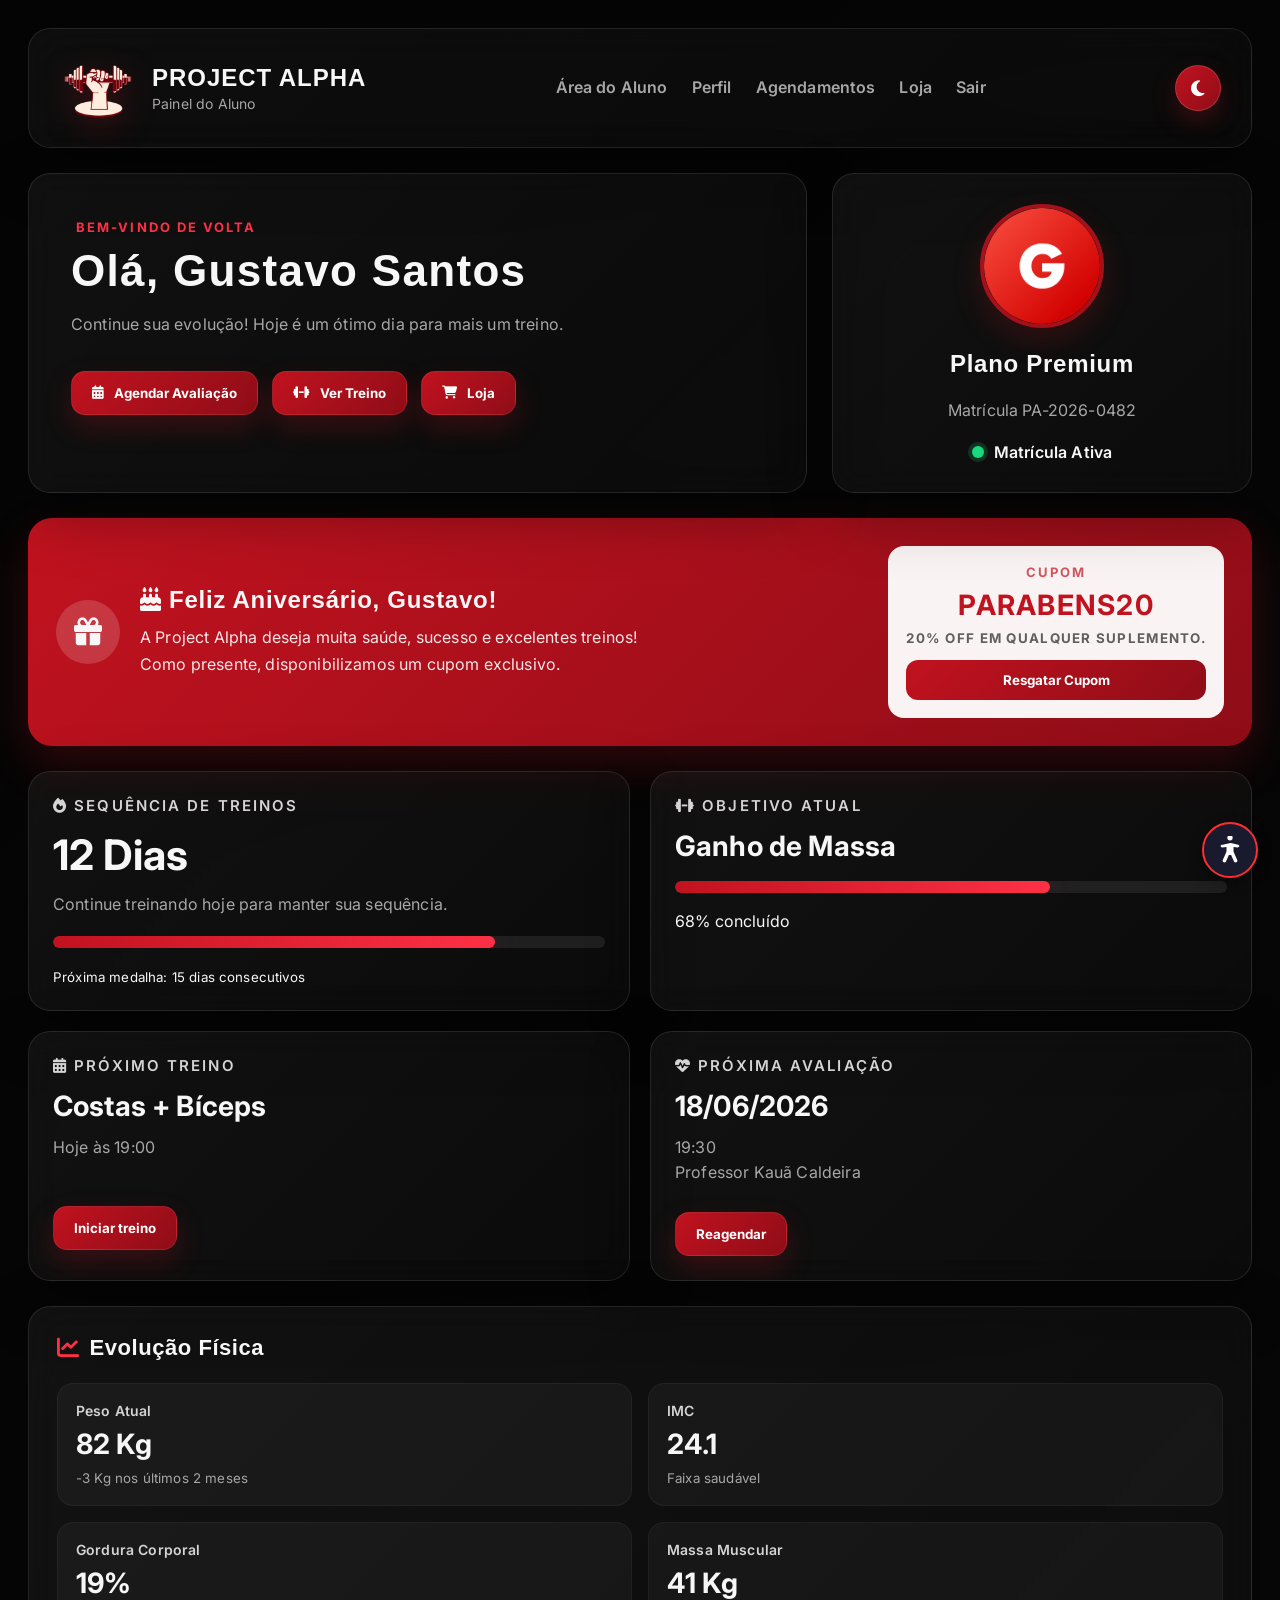
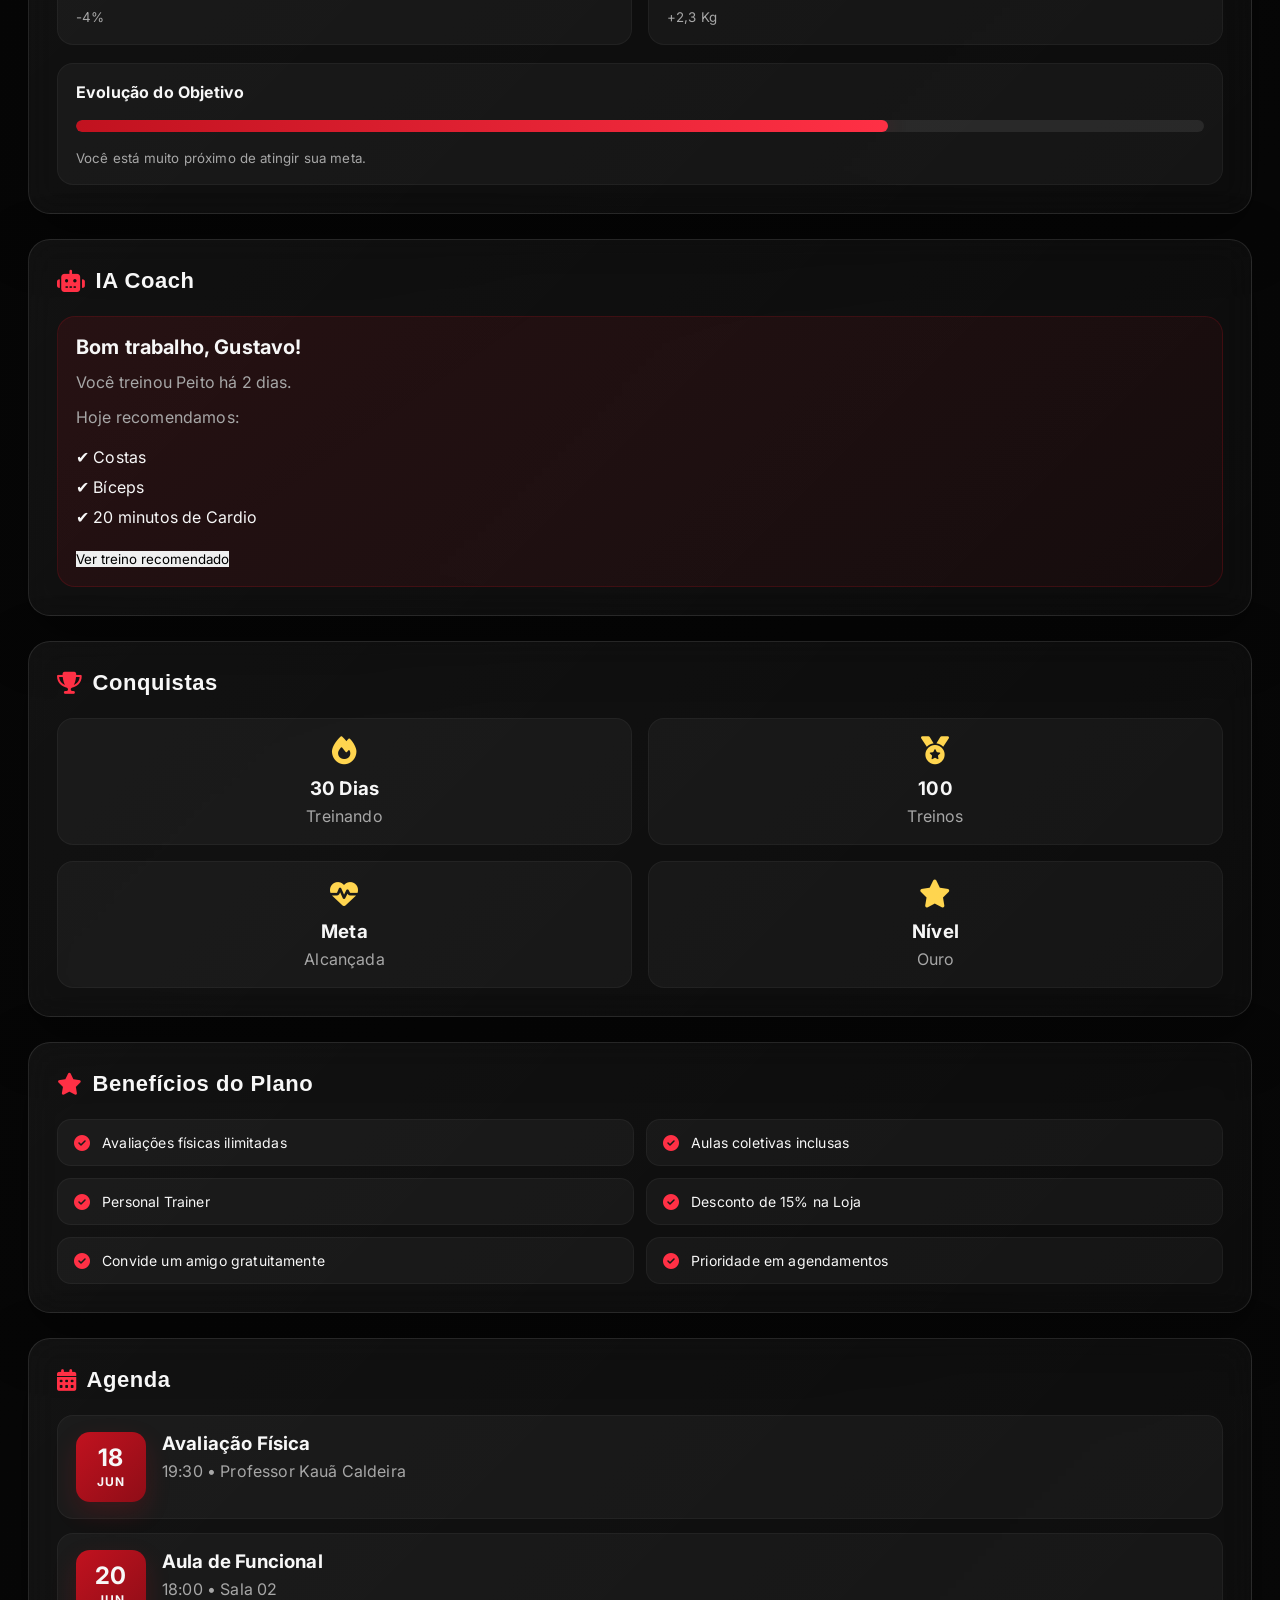
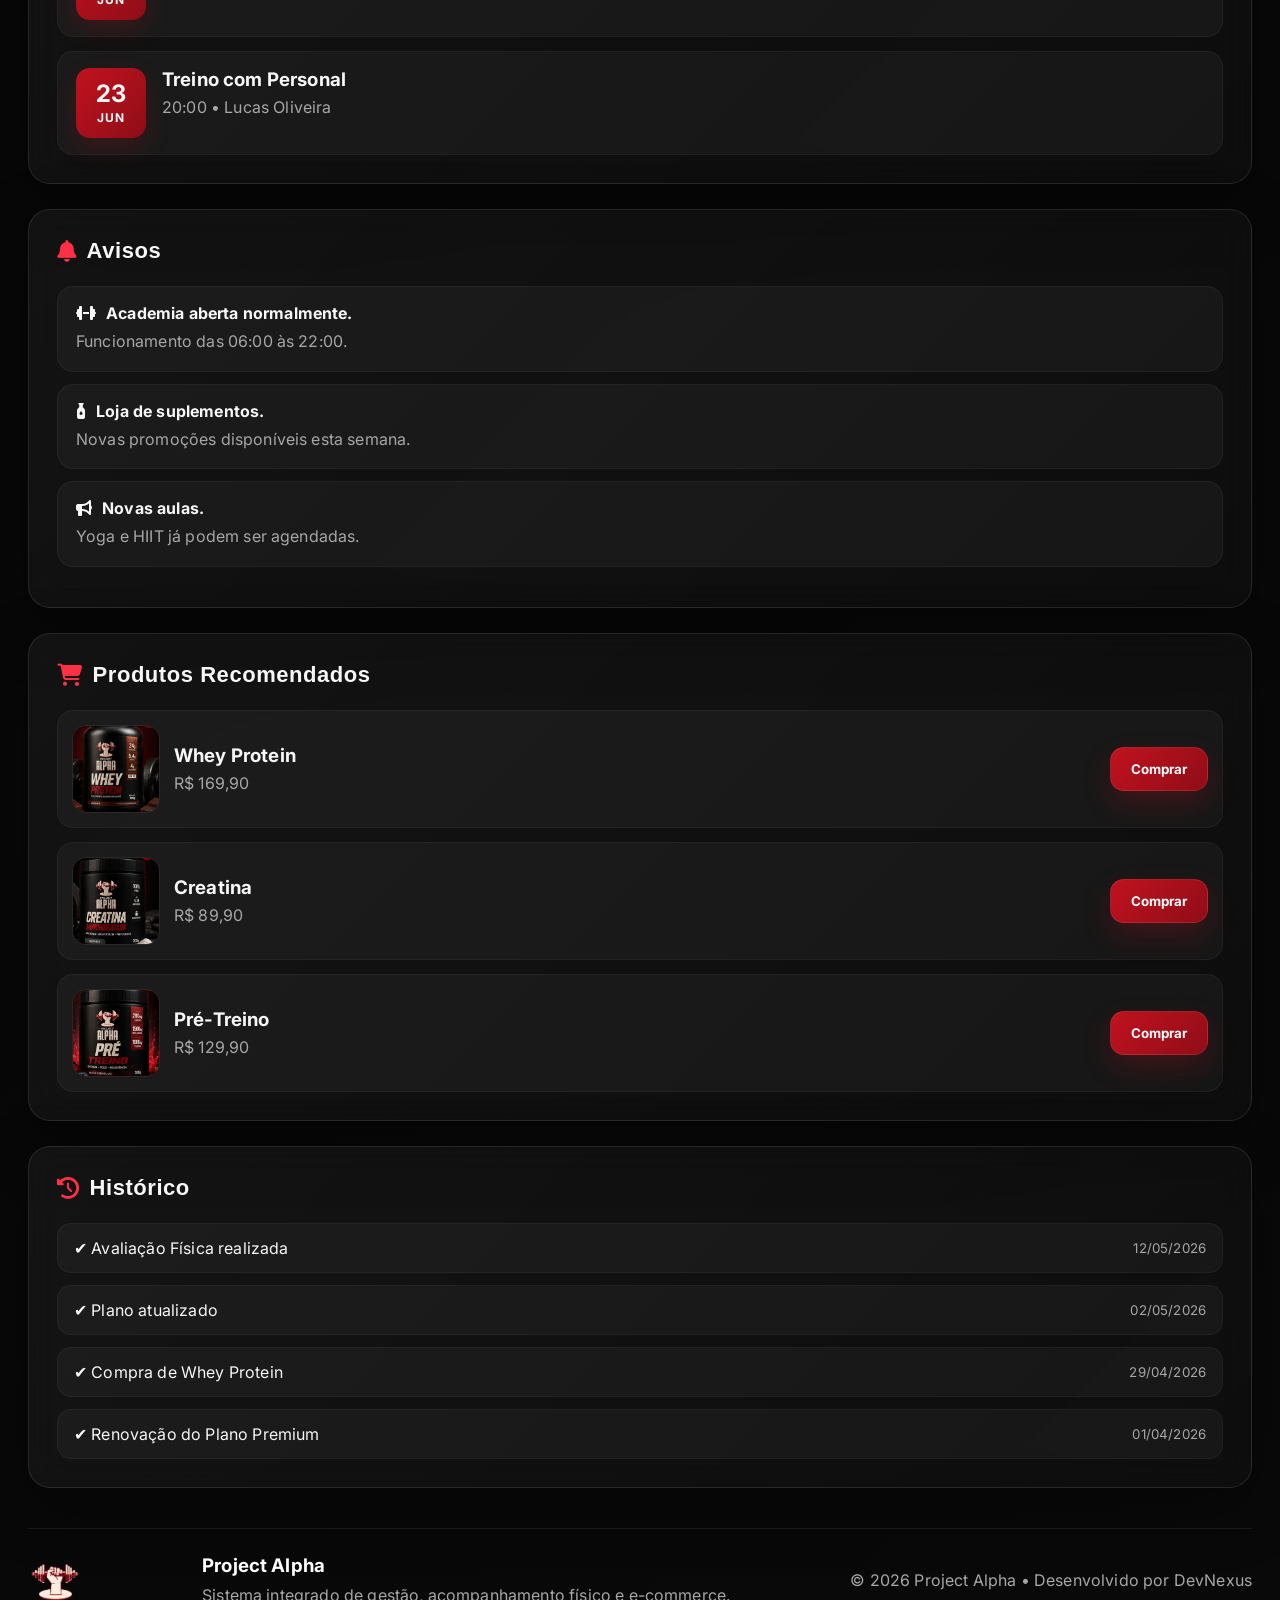
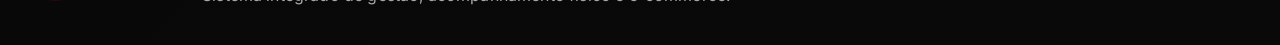
<file: html/area-do-aluno.html>
<!doctype html>
<html lang="pt-BR">
	<head>
		<meta charset="utf-8">
		<meta name="viewport" content="width=device-width, initial-scale=1">
		<title>Área do Aluno</title>
        <link rel="stylesheet" href="https://cdnjs.cloudflare.com/ajax/libs/font-awesome/6.5.0/css/all.min.css">
        <link href="https://fonts.googleapis.com/css2?family=Inter:wght@600;700&display=swap" rel="stylesheet">
        <link rel="stylesheet" href="../css/estilo3.css">
	</head>
    <body class="area-do-aluno">

<div class="dashboard">

    <!-- NAVBAR -->

    <header class="topbar">

        <div class="logo-area">

            <img src="imagens/logo.png" alt="Project Alpha">

            <div>

                <h2>Project Alpha</h2>

                <span>Painel do Aluno</span>

            </div>

        </div>

        <nav>

            <a href="area-do-aluno.html">Área do Aluno</a>
            <a href="perfil-e-dados.html">Perfil</a>
            <a href="dashboard-alunos.html">Agendamentos</a>
            <a href="/e-commerce">Loja</a>
            <a href="../index.html" class="logout">Sair</a>

        </nav>

        <div class="user-actions">

            <button class="themeButton" aria-label="Alternar tema claro/escuro" aria-pressed="false">
                <i class="fa-solid fa-moon" aria-hidden="true"></i>
            </button>

        </div>

    </header>


    <!-- BOAS VINDAS -->

    <section class="welcome">

        <div class="welcome-info">

            <span><i class="fa-solid fa-hand-wave"></i> Bem-vindo de volta</span>

            <h1>Olá, Gustavo Santos</h1>

            <p>

                Continue sua evolução!
                Hoje é um ótimo dia para mais um treino.

            </p>

            <div class="quick-buttons">

                <button type="button" onclick="window.location.href='dashboard-alunos.html'">

                    <i class="fa-solid fa-calendar-days"></i>

                    Agendar Avaliação

                </button>

                <button>

                    <i class="fa-solid fa-dumbbell"></i>

                    Ver Treino

                </button>

                <button type="button" onclick="window.location.href='/e-commerce'">

                    <i class="fa-solid fa-cart-shopping"></i>

                    Loja

                </button>

            </div>

        </div>

        

        <div class="profile-card">

            <img src="imagens/perfil.png" alt="Aluno">

            <h3>Plano Premium</h3>

            <span>Matrícula PA-2026-0482</span>

            <div class="status">

                <span class="online"></span>

                Matrícula Ativa

            </div>
            
        </div>

    </section>

    <!-- ANIVERSÁRIO -->

<section class="birthday-card">

    <div class="gift">

        <i class="fa-solid fa-gift"></i>

    </div>

    <div>

        <h2>

            <i class="fa-solid fa-cake-candles"></i> Feliz Aniversário, Gustavo!

        </h2>

        <p>

            A Project Alpha deseja muita saúde, sucesso e excelentes treinos!

        </p>

        <p>

            Como presente, disponibilizamos um cupom exclusivo.

        </p>

    </div>

    <div class="coupon">

        <span>Cupom</span>

        <h1>PARABENS20</h1>

        <small>

            20% OFF em qualquer suplemento.

        </small>

        <button>

            Resgatar Cupom

        </button>

    </div>

</section>

    <!-- PRIMEIRA LINHA -->

    <section class="cards-grid">

        <div class="card">

            <h3>

                <i class="fa-solid fa-fire"></i> Sequência de Treinos

            </h3>

            <h1>12 Dias</h1>

            <p>

                Continue treinando hoje para manter sua sequência.

            </p>

            <div class="progress">

                <div style="width:80%"></div>

            </div>

            <small>

                Próxima medalha:
                15 dias consecutivos

            </small>

        </div>

        <div class="card">

            <h3>

                <i class="fa-solid fa-dumbbell"></i> Objetivo Atual

            </h3>

            <h2>

                Ganho de Massa

            </h2>

            <div class="progress">

                <div style="width:68%"></div>

            </div>

            <span>

                68% concluído

            </span>

        </div>

        <div class="card">

            <h3>

                <i class="fa-solid fa-calendar-days"></i> Próximo Treino

            </h3>

            <h2>

                Costas + Bíceps

            </h2>

            <p>

                Hoje às 19:00

            </p>
            <br>

            <button>

                Iniciar treino

            </button>

        </div>

        <div class="card">

            <h3>

                <i class="fa-solid fa-heart-pulse"></i> Próxima Avaliação

            </h3>

            <h2>

                18/06/2026

            </h2>

            <p>

                19:30

                <br>

                Professor Kauã Caldeira

            </p>

            <button type="button" onclick="window.location.href='dashboard-2.html'">

                Reagendar

            </button>

        </div>

    </section>

    <!-- SEGUNDA LINHA -->

<section class="dashboard-grid">

    <!-- EVOLUÇÃO FÍSICA -->

    <div class="panel large">

        <div class="panel-header">

            <h2>

                <i class="fa-solid fa-chart-line"></i>

                Evolução Física

            </h2>

        </div>

        <div class="stats-grid">

            <div class="stat-card">

                <span>Peso Atual</span>

                <h2>82 Kg</h2>

                <small>-3 Kg nos últimos 2 meses</small>

            </div>

            <div class="stat-card">

                <span>IMC</span>

                <h2>24.1</h2>

                <small>Faixa saudável</small>

            </div>

            <div class="stat-card">

                <span>Gordura Corporal</span>

                <h2>19%</h2>

                <small>-4%</small>

            </div>

            <div class="stat-card">

                <span>Massa Muscular</span>

                <h2>41 Kg</h2>

                <small>+2,3 Kg</small>

            </div>

        </div>

        <div class="progress-box">

            <label>Evolução do Objetivo</label>

            <div class="progress">

                <div style="width:72%"></div>

            </div>

            <small>

                Você está muito próximo de atingir sua meta.

            </small>

        </div>

    </div>

    <!-- IA -->

    <div class="panel">

        <div class="panel-header">

            <h2>

                <i class="fa-solid fa-robot"></i> IA Coach

            </h2>

        </div>

        <div class="coach-box">

            <h3>

                Bom trabalho, Gustavo!

            </h3>

            <p>

                Você treinou Peito há 2 dias.

            </p>

            <p>

                Hoje recomendamos:

            </p>

            <ul>

                <li>✔ Costas</li>

                <li>✔ Bíceps</li>

                <li>✔ 20 minutos de Cardio</li>

            </ul>

            <button>

                Ver treino recomendado

            </button>

        </div>

    </div>

</section>

<section class="dashboard-grid">

    <!-- CONQUISTAS -->

    <div class="panel">

        <div class="panel-header">

            <h2>

                <i class="fa-solid fa-trophy"></i> Conquistas

            </h2>

        </div>

        <div class="achievement-grid">

            <div class="achievement">

                <i class="fa-solid fa-fire"></i>

                <h3>30 Dias</h3>

                <span>Treinando</span>

            </div>

            <div class="achievement">

                <i class="fa-solid fa-medal"></i>

                <h3>100</h3>

                <span>Treinos</span>

            </div>

            <div class="achievement">

                <i class="fa-solid fa-heart-pulse"></i>

                <h3>Meta</h3>

                <span>Alcançada</span>

            </div>

            <div class="achievement">

                <i class="fa-solid fa-star"></i>

                <h3>Nível</h3>

                <span>Ouro</span>

            </div>

        </div>

    </div>

    <!-- BENEFÍCIOS -->

    <div class="panel">

        <div class="panel-header">

            <h2>

                <i class="fa-solid fa-star"></i> Benefícios do Plano

            </h2>

        </div>

        <ul class="benefits">

            <li>Avaliações físicas ilimitadas</li>

            <li>Aulas coletivas inclusas</li>

            <li>Personal Trainer</li>

            <li>Desconto de 15% na Loja</li>

            <li>Convide um amigo gratuitamente</li>

            <li>Prioridade em agendamentos</li>

        </ul>

    </div>

</section>

<!-- QUARTA LINHA -->

<section class="dashboard-grid">

    <!-- AGENDA -->

    <div class="panel large">

        <div class="panel-header">

            <h2>

                <i class="fa-solid fa-calendar-days"></i>

                Agenda

            </h2>

        </div>

        <div class="schedule-list">

            <div class="schedule-item">

                <div class="date-box">
                    <span>18</span>
                    <small>JUN</small>
                </div>

                <div>

                    <h3>Avaliação Física</h3>

                    <p>19:30 • Professor Kauã Caldeira</p>

                </div>

            </div>

            <div class="schedule-item">

                <div class="date-box">
                    <span>20</span>
                    <small>JUN</small>
                </div>

                <div>

                    <h3>Aula de Funcional</h3>

                    <p>18:00 • Sala 02</p>

                </div>

            </div>

            <div class="schedule-item">

                <div class="date-box">
                    <span>23</span>
                    <small>JUN</small>
                </div>

                <div>

                    <h3>Treino com Personal</h3>

                    <p>20:00 • Lucas Oliveira</p>

                </div>

            </div>

        </div>

    </div>

    <!-- AVISOS -->

    <div class="panel">

        <div class="panel-header">

            <h2>

                <i class="fa-solid fa-bell"></i>

                Avisos

            </h2>

        </div>

        <div class="notice-card">

            <h4><i class="fa-solid fa-dumbbell"></i> Academia aberta normalmente.</h4>

            <p>Funcionamento das 06:00 às 22:00.</p>

        </div>

        <div class="notice-card">

            <h4><i class="fa-solid fa-bottle-droplet"></i> Loja de suplementos.</h4>

            <p>Novas promoções disponíveis esta semana.</p>

        </div>

        <div class="notice-card">

            <h4><i class="fa-solid fa-bullhorn"></i> Novas aulas.</h4>

            <p>Yoga e HIIT já podem ser agendadas.</p>

        </div>

    </div>

</section>



<!-- QUINTA LINHA -->

<section class="dashboard-grid">

    <!-- PRODUTOS -->

    <div class="panel">

        <div class="panel-header">

            <h2>

                <i class="fa-solid fa-cart-shopping"></i>

                Produtos Recomendados

            </h2>

        </div>

        <div class="product-list">

            <div class="product">

                <img src="imagens/produto1.png" alt="Whey Protein Concentrado 900g">

                <div>

                    <h3>Whey Protein</h3>

                    <span>R$ 169,90</span>

                </div>

                <button type="button" onclick="window.location.href='/e-commerce'">Comprar</button>

            </div>

            <div class="product">

                <img src="imagens/produto2.png" alt="Creatina Monohidratada 300g">

                <div>

                    <h3>Creatina</h3>

                    <span>R$ 89,90</span>

                </div>

                <button type="button" onclick="window.location.href='/e-commerce'">Comprar</button>

            </div>

            <div class="product">

                <img src="imagens/produto3.png" alt="BCAA em cápsulas">

                <div>

                    <h3>Pré-Treino</h3>

                    <span>R$ 129,90</span>

                </div>

                <button type="button" onclick="window.location.href='/e-commerce'">Comprar</button>

            </div>

        </div>

    </div>



    <!-- HISTÓRICO -->

    <div class="panel">

        <div class="panel-header">

            <h2>

                <i class="fa-solid fa-clock-rotate-left"></i>

                Histórico

            </h2>

        </div>

        <div class="history">

            <div class="history-item">

                ✔ Avaliação Física realizada

                <small>12/05/2026</small>

            </div>

            <div class="history-item">

                ✔ Plano atualizado

                <small>02/05/2026</small>

            </div>

            <div class="history-item">

                ✔ Compra de Whey Protein

                <small>29/04/2026</small>

            </div>

            <div class="history-item">

                ✔ Renovação do Plano Premium

                <small>01/04/2026</small>

            </div>

        </div>

    </div>

</section>

<footer class="footer-dashboard">

    <img src="imagens/logo.png" alt="Project Alpha">

    <div>

        <h3>Project Alpha</h3>

        <p>

            Sistema integrado de gestão, acompanhamento físico e e-commerce.

        </p>

    </div>

    <span>

        © 2026 Project Alpha • Desenvolvido por DevNexus

    </span>

</footer>

</div>

  <script src="../js/acessibilidade.js" defer></script>
</body>
</html>
</file>
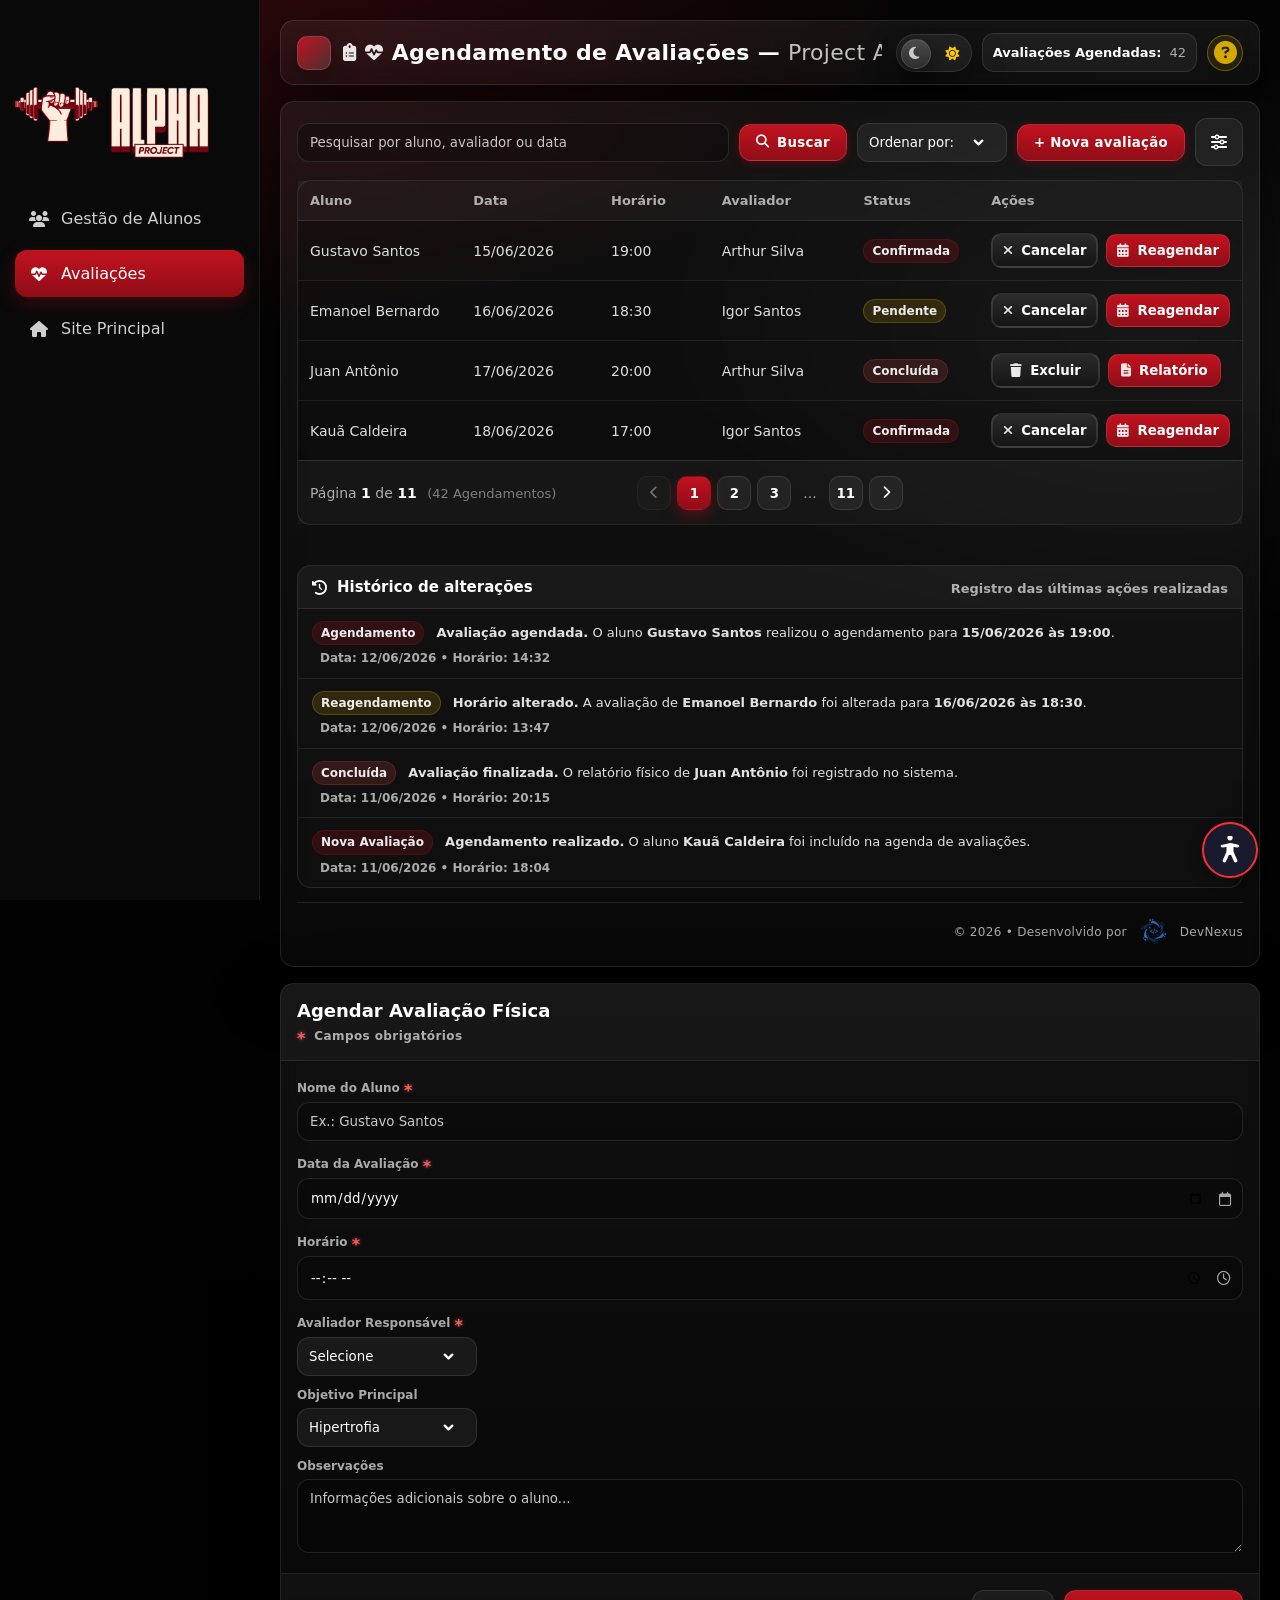
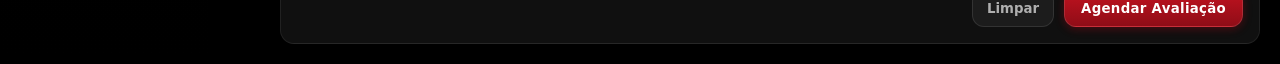
<file: html/dashboard-2.html>
<!doctype html>
<html lang="pt-br">
<head>
  <meta charset="UTF-8" />
  <meta name="viewport" content="width=device-width, initial-scale=1.0" />
  <title>Gestão de Clientes – Academia</title>

  <link rel="stylesheet" href="https://cdnjs.cloudflare.com/ajax/libs/font-awesome/6.5.0/css/all.min.css">
  <link href="https://fonts.googleapis.com/css2?family=Inter:wght@600;700&display=swap" rel="stylesheet">

  <style>
    :root{
      --bg: #000000;
      --panel: rgba(255,255,255,.06);
      --panel2: rgba(255,255,255,.08);
      --border: rgba(255,255,255,.10);
      --text: rgb(255,255,255);
      --muted: rgba(255,255,255,.65);

      /* cores da marca */
      --blue:#C1121F;
      --blue2:#8F0D17;
      --red:#C1121F;
      --red2:#8F0D17;

      --shadow: 0 18px 60px rgba(0,0,0,.55);
      --radius: 14px;
    }

    *{ box-sizing:border-box; font-family: system-ui, -apple-system, Segoe UI, Roboto, Arial; }

/* ==========================
   SIDEBAR PROJECT ALPHA
========================== */

.sidebar{
    position:fixed;
    top:0;
    left:0;

    width:260px;
    height:100vh;

    background:#090909;

    border-right:1px solid rgba(255,255,255,.08);

    padding:25px 15px;

    display:flex;
    flex-direction:column;

    z-index:1000;
}

.sidebar-brand{
    display:flex;
    align-items:center;
    gap:12px;

    margin-bottom:-25px;
}

.sidebar-brand img{
    width:195px;
    height:195px;
    object-fit:contain;
}

.sidebar-brand h2{
    margin:0;

    color:#fff;

    font-size:22px;

    font-weight:800;
}

.sidebar-menu{
    display:flex;
    flex-direction:column;
    gap:8px;
}

.sidebar-link{
    display:flex;
    align-items:center;
    gap:12px;

    padding:14px;

    border-radius:12px;

    color:#cfcfcf;

    text-decoration:none;

    transition:.25s;
}

.sidebar-link i{
    width:20px;
    text-align:center;
}

.sidebar-link:hover{
    background:rgba(193,18,31,.15);
    color:#fff;
}

.sidebar-link.active{
    background:linear-gradient(
        180deg,
        #C1121F,
        #8F0D17
    );

    color:#fff;

    box-shadow:
    0 6px 18px rgba(193,18,31,.25);
}
    body{
      margin:0;
      color:var(--text);
      background:
        radial-gradient(1200px 600px at 20% 0%, rgba(193,18,31,.20), transparent 55%),
        radial-gradient(900px 500px at 90% 20%, rgba(255,255,255,.05), transparent 60%),
        linear-gradient(180deg, #050505, var(--bg));
      min-height:100vh;
    }

    /* ===== MODO CLARO ===== */
    body.light{
      --bg:#f3f5f9;
      --panel: rgba(255,255,255,.92);
      --panel2: rgba(255,255,255,.82);
      --border: rgba(15, 23, 42, .18);
      --text:#0f172a;
      --muted:#475569;
      --shadow: 0 4px 10px rgba(15,23,42,.10), 0 1px 1px rgba(15,23,42,.06);
      --btnText: #fff;
      --btnShadow: 0 10px 24px rgba(15,23,42,.12);
      --soft: rgba(15,23,42,.06);
      --softHover: rgba(15,23,42,.10);
    }

    body.light{
      background: linear-gradient(180deg, #ffffff, var(--bg));
    }

    body.light .btn{ box-shadow: none; }

    body.light .input,
    body.light .select{
      background: rgba(255,255,255,.85);
      color: var(--text);
    }

    body.light table{
      background: rgba(255,255,255,.85);
    }

    body.light .input::placeholder{
      color: rgba(15,23,42,.45);
    }

.app{
  margin-left:260px;

  padding:20px;

  max-width:calc(100% - 10px);
}

    .topbar{
      display:flex;
      align-items:center;
      justify-content:space-between;
      gap: 14px;
      padding: 12px 16px;
      border: 1px solid var(--border);
      border-radius: var(--radius);
      background: linear-gradient(180deg, rgba(255,255,255,.06), rgba(255,255,255,.04));
      box-shadow: var(--shadow);
      backdrop-filter: blur(10px);
      overflow:hidden;
    }

    .brand{
      display:flex;
      align-items:center;
      gap: 12px;
      min-width: 0;
    }

    .logo{
      width: 34px;
      height: 34px;
      border-radius: 10px;
      background: linear-gradient(135deg, #C1121F, rgba(255,255,255,.14));
      border: 1px solid rgba(255,255,255,.12);
      box-shadow: 0 10px 28px rgba(0,0,0,.35);
      flex: 0 0 auto;
    }

    .title{
      display:flex;
      align-items:center;
      gap:8px;
      font-size: 22px;
      font-weight: 700;
      letter-spacing:.3px;
      min-width:0;
      white-space: nowrap;
      overflow:hidden;
      text-overflow: ellipsis;
    }

    .accent{
      color: rgba(255,255,255,.75);
      font-weight: 500;
    }

    .title i{
      font-size:18px;
      opacity:.9;
      flex: 0 0 auto;
    }

    .subtitle{
      font-size: 14px;
      color: var(--muted);
      font-weight: 500;
      margin-left: 6px;
      flex: 0 0 auto;
    }

    .actions{
      display:flex;
      align-items:center;
      gap: 10px;
      flex-wrap: nowrap;
      justify-content:flex-end;
      white-space: nowrap;
    }

    .pill strong{ color: var(--text); }

    .pill{
      display:flex;
      align-items:center;
      gap: 8px;
      padding: 11px 10px;
      border-radius: 12px;
      border: 1px solid var(--border);
      background: rgba(255,255,255,.05);
      color: var(--muted);
      font-size: 13px;
    }

    .btn{
      border: 0;
      cursor: pointer;
      padding: 10px 16px;
      border-radius: 12px;
      font-weight: 700;
      letter-spacing: .3px;
      color: #fff;
      background: linear-gradient(180deg, var(--red), var(--red2));
      border: 1px solid rgba(255,255,255,.12);
      box-shadow:
        0 2px 8px rgba(193,18,31,.35),
        0 2px 6px rgba(0,0,0,.25);
      display: inline-flex;
      align-items: center;
      gap: 8px;
      white-space: nowrap;
      transition: all .18s ease;
    }

    .btn:active{ transform: translateY(1px); }

    .iconbtn{
      width: 38px;
      height: 38px;
      display:grid;
      place-items:center;
      border-radius: 12px;
      border: 1px solid var(--border);
      background: rgba(255,255,255,0.05);
      color: var(--muted);
      cursor:pointer;
    }

    .iconbtn2{
      font-family: 'Inter', sans-serif;
      font-weight: 700;
      font-size: 23px;
      width: 36px;
      height: 36px;
      display: flex;
      align-items: center;
      justify-content: center;
      border-radius: 50%;
      border: 1px solid rgba(240,190,0,.35);
      background: rgba(240,190,0,.10);
      color: rgba(240,190,0,0.88);
      cursor: pointer;
      transition: all .18s ease;
    }

    .iconbtn2:hover{
      background: rgba(240,190,0,.18);
      transform: translateY(-1px);
    }

    .iconbtn2:active{ transform: translateY(0); }

    .grid{
      display:grid;
      grid-template-columns:minmax(0,1fr) 380px;
      gap: 16px;
      margin-top: 16px;
      align-items: start;
    }

    body.light .card,
    body.light .topbar{
      backdrop-filter: none;
    }

    .card{
      border: 1px solid var(--border);
      border-radius: var(--radius);
      background: linear-gradient(180deg, rgba(255,255,255,.06), rgba(255,255,255,.03));
      box-shadow: var(--shadow);
      backdrop-filter: blur(10px);
      overflow:hidden;
    }

    .cardBody{ padding: 16px; }

    .searchRow{
      display: flex;
      align-items: center;
      gap: 10px;
      margin-bottom: 14px;
      flex-wrap: nowrap;
    }

    .searchRow .input{
      flex: 1 1 420px;
      min-width: 260px;
    }

    .searchRow .btn,
    .searchRow .select,
    .searchRow .iconbtn3{
      flex: 0 0 auto;
      white-space: nowrap;
    }

    .searchRow .select{
      width: 180px;
      min-width: 160px;
    }

    .searchRow .btn:last-of-type{
      min-width: 140px;
    }

    .input{
      width:100%;
      padding: 11px 12px;
      border-radius: 12px;
      border: 1px solid var(--border);
      background: rgba(0,0,0,.25);
      color: var(--text);
      outline:none;
    }

    .input::placeholder{ color: #c7c7c7; }

    .input:focus{
      border-color: var(--red);
      box-shadow: 0 0 0 2px rgba(193,18,31,.25);
    }

    .select{
      width: 180px;
      padding: 11px 12px;
      border-radius: 12px;
      border: 1px solid var(--border);
      background: rgba(255,255,255,.06);
      color: var(--text);
      outline:none;
      appearance: none;
      -webkit-appearance: none;
      -moz-appearance: none;
      padding: 11px 38px 11px 12px;
      background-repeat: no-repeat;
      background-position: right 12px center;
      background-size: 15px;
    }

.select{
  appearance: none;
  -webkit-appearance: none;
  -moz-appearance: none;
}
.searchRow .select{
  width: 150px;   /* diminui aqui */
  min-width: 120px;
  flex: 0 0 auto; /* impede crescer */
}
.select{
  padding: 11px 18px 11px 11px; /* espaço extra à direita */

  background-image: url("data:image/svg+xml,%3Csvg xmlns='http://www.w3.org/2000/svg' width='16' height='16' stroke='white' viewBox='0 0 16 16'%3E%3Cpath d='M4 6l4 4 4-4' stroke-width='2.5' fill='none' stroke-linecap='round' stroke-linejoin='round'/%3E%3C/svg%3E");

  background-repeat: no-repeat;
  background-position: right 20px center;
  background-size: 15px;
}

    body.light .select{
      background: rgba(255,255,255,.92);
    }

    table{
      width:100%;
      border-collapse: separate;
      border-spacing: 0;
      overflow:hidden;
      overflow-x:auto;
      border-radius: 14px;
      border: 1px solid var(--border);
      background: rgba(0,0,0,.18);
    }

    body.light table{
      background: rgba(255,255,255,.92);
    }

    thead th{
      text-align:left;
      font-size: 13px;
      color: var(--muted);
      font-weight: 700;
      padding: 12px 12px;
      border-bottom: 1px solid rgba(255,255,255,.09);
      background: rgba(255,255,255,.04);
    }

    body.light thead th{
      background: rgba(2,6,23,.04);
    }

    tbody td{
      padding: 12px 12px;
      border-bottom: 1px solid rgba(255,255,255,.07);
      color: rgba(255,255,255,.86);
      font-size: 14px;
    }

    body.light tbody td{ color: var(--text); }
    tbody tr:last-child td{ border-bottom: 0; }

    tbody tr:hover{
      background: rgba(255,255,255,.04);
      transition: .15s ease;
    }

#Relatorio {
text-align: right;
flex-wrap: wrap;
padding: 8px 12px;
}

.table-wrapper{
    width:100%;
    overflow-x:auto;
    -webkit-overflow-scrolling: touch;
}

#excluir {

padding: 8px 17px;
}

    .tdActions{
min-width: 220px;
    display:flex;
    flex-wrap: nowrap;
    gap:8px;
    align-items:center;
}

    .mini{
      padding: 8px 10px;
      border-radius: 10px;
      border: 1px solid rgba(255,255,255,.10);
      font-weight: 800;
      cursor:pointer;
      color:#fff;
      display:inline-flex;
      align-items:center;
      gap:8px;
      white-space: nowrap;
    }

    .mini i{ opacity:.9; }

    /* editar neutro pra diferenciar melhor da exclusão */
    .mini.blue{
      background: linear-gradient(180deg, #2a2a2a, #151515);
      border: 2px solid rgba(255,255,255,.10);
    }

    .mini.red{
      background: linear-gradient(180deg, var(--red), var(--red2));
      border: 1px solid rgba(255,255,255,.10);
    }

    .footer{
      display:grid;
      grid-template-columns: 1fr auto 1fr;
      align-items:center;
      gap: 12px;
      margin-top: 16px;
      color: #ededed;
      font-size: 15px;
    }

    .footer .leftInfo{ justify-self: start; }
    .footer .pager{ justify-self: center; }
    .footer .rightSpace{ justify-self: end; }

    .pager{
      display:flex;
      gap: 8px;
      align-items:center;
    }

    .page{
      width: 34px;
      height: 34px;
      display:grid;
      place-items:center;
      border-radius: 10px;
      border: 1px solid var(--border);
      background: rgba(255,255,255,.05);
      color: var(--muted);
      cursor:pointer;
      font-weight: 800;
    }

    .page.active{
      color:#fff;
      background: linear-gradient(180deg, var(--red), var(--red2));
      border-color: transparent;
      box-shadow: 0 6px 16px rgba(193,18,31,.35);
    }

    .sideHead{
      display:flex;
      align-items:center;
      justify-content:space-between;
      padding: 16px;
      border-bottom: 1px solid rgba(255,255,255,.08);
      background: rgba(255,255,255,.03);
    }

    .sideTitle{
      font-size: 18px;
      font-weight: 800;
    }

    .form{
      padding: 16px;
      display:grid;
      gap: 12px;
    }

    .label{
      font-size: 12px;
      color: var(--muted);
      margin-bottom: 6px;
      display:block;
      font-weight: 700;
    }

    textarea.input{
      min-height: 74px;
      resize: vertical;
    }

    .sideBtns{
      display:flex;
      gap: 10px;
      justify-content:flex-end;
      padding: 16px;
      border-top: 1px solid rgba(255,255,255,.08);
      background: rgba(255,255,255,.03);
    }

    .btnGhost{
      padding: 10px 14px;
      border-radius: 12px;
      border: 1px solid var(--border);
      background: rgba(255,255,255,.05);
      color: var(--muted);
      font-weight: 800;
      cursor:pointer;
    }

    .logMeta{
      margin-top: 6px;
      font-size: 12px;
      color: var(--muted);
    }

@media (max-width: 1300px){

  .grid{
      grid-template-columns:1fr;
  }

}

@media (max-width: 268px){

  .app{
      padding:0 10px;
  }

  .searchRow{
      flex-wrap:wrap;
  }

  .searchRow .input{
      min-width:100%;
  }

}

    .themeToggle{
      --h: 38px;
      --w: 76px;
      --pad: 4px;
      position: relative;
      width: var(--w);
      height: var(--h);
      border-radius: 999px;
      border: 1px solid var(--border);
      background: rgba(255,255,255,.06);
      box-shadow: 0 14px 34px rgba(0,0,0,.35);
      cursor: pointer;
      display: inline-flex;
      align-items: center;
      justify-content: space-between;
      padding: 0 12px;
      user-select: none;
      flex: 0 0 auto;
    }

    .themeToggle i{
      font-size: 14px;
      color: rgba(255,255,255,.75);
      z-index: 2;
    }

    body.light .themeToggle i{ color: rgba(0,0,0,.55); }

    .themeToggle input{
      position:absolute;
      inset:0;
      opacity:0;
      cursor:pointer;
    }

    .pager-wrapper {
      display: flex;
      justify-content: space-between;
      align-items: center;
      margin-top: 1px;
      padding-top: -20px;
      flex-wrap: wrap;
      gap: 12px;
    }

    .pager-info {
      color: var(--muted);
      font-size: 14px;
    }

    .pager-info strong {
      color: #fff;
    }

    body.light .pager-info strong{
      color: var(--text);
    }

    .total {
      margin-left: 6px;
      font-size: 13px;
      opacity: .7;
    }

    .pager {
      display: flex;
      gap: 6px;
      align-items: center;
    }

    .page {
      min-width: 34px;
      height: 34px;
      padding: 0 10px;
      border-radius: 10px;
      border: 1px solid var(--border);
      background: var(--panel);
      color: #fff;
      font-weight: 600;
      cursor: pointer;
      transition: all .2s ease;
      display: flex;
      align-items: center;
      justify-content: center;
    }

    body.light .page{
      color: var(--text);
    }

    .page:hover:not(:disabled) {
      background: rgba(193,18,31,.25);
      transform: translateY(-2px);
    }

    .page:disabled {
      opacity: .4;
      cursor: not-allowed;
    }

    .credit{
      margin-top: 14px;
      padding-top: 10px;
      border-top: 1px solid var(--border);
      display: flex;
      justify-content: flex-end;
      align-items: center;
      gap: 8px;
      font-size: 12px;
      color: var(--muted);
      letter-spacing: .3px;
    }

    .credit img{
      height: 37px;
      width: auto;
      object-fit: contain;
      opacity: .85;
    }

    body.light .credit strong{
      color: var(--text);
    }

    .dots {
      padding: 0 6px;
      opacity: .6;
    }

    .themeToggle .knob{
      position:absolute;
      top: var(--pad);
      left: var(--pad);
      width: calc(var(--h) - (var(--pad) * 2));
      height: calc(var(--h) - (var(--pad) * 2));
      border-radius: 999px;
      background: linear-gradient(180deg, rgba(255,255,255,.20), rgba(255,255,255,.08));
      border: 1px solid rgba(255,255,255,.12);
      box-shadow: 0 12px 26px rgba(0,0,0,.45);
      transition: transform .22s ease;
    }

    .themeToggle input:checked ~ .knob{
      transform: translateX(calc(var(--w) - var(--h)));
    }

    .themeToggle:hover{
      background: rgba(255,255,255,.08);
    }

    .iconbtn3{
      width: 48px;
      height: 48px;
      display:grid;
      place-items:center;
      border-radius: 12px;
      border: 1px solid var(--border);
      background: rgba(255,255,255,0.05);
      color: rgb(255,255,255);
      cursor:pointer;
    }

    body.light .iconbtn3{
      color: var(--text);
    }

    .iconbtn3 i{ font-size: 16px; }

    .sortIcon{
      font-size: 12px;
      margin-left: 4px;
      position: relative;
      top: -1px;
      color: var(--muted);
      transition: .2s ease;
    }

    .asterisk {
      color: #ff5e5e;
      font-weight: 700;
      font-size: 16px;
      position: relative;
      top: 4px;
      text-shadow: 0 0 4px rgba(255,94,94,0.6);
    }

    .formHint{
      font-size: 12px;
      letter-spacing: .4px;
      text-transform: none;
      color: var(--muted);
      margin-top: 4px;
      font-weight: 600;
    }

    .formHint .asterisk{
      color: #ff5e5e;
      font-weight: 800;
      margin-right: 4px;
    }

    .logCard{
      margin-top: 40px;
      padding-top: 14px 12px;
      border: 1px solid var(--border);
      border-radius: var(--radius);
      background: rgba(255,255,255,.02);
      overflow: hidden;
    }

    .logHead{
      display:flex;
      align-items:flex-end;
      justify-content:space-between;
      gap: 12px;
      padding: 12px 14px;
      border-bottom: 1px solid rgba(255,255,255,.08);
      background: rgba(255,255,255,.03);
    }

    .logTitle{
      display:flex;
      align-items:center;
      gap: 10px;
      font-weight: 850;
      font-size: 15px;
    }

    .logHint{
      color: var(--muted);
      font-size: 13px;
      font-weight: 600;
    }

    .logList{ display:grid; }

    .logItem{
      display:flex;
      align-items:center;
      justify-content:space-between;
      gap: 12px;
      padding: 12px 14px;
      border-bottom: 1px solid rgba(255,255,255,.07);
    }

    .logItem:last-child{ border-bottom: 0; }

    .logText{
      color: rgba(255,255,255,.88);
      font-size: 13px;
      line-height: 1.2;
    }

    body.light .logText{ color: var(--text); }

    .logMeta{
      margin-left: 8px;
      color: var(--muted);
      font-size: 12px;
      font-weight: 600;
    }

    tfoot td{
      background: rgba(255,255,255,.04);
      border-top: 1px solid var(--border);
    }

    body.light tfoot td{
      background: rgba(2,6,23,.04);
    }

    .badge{
      display:inline-flex;
      align-items:center;
      padding: 4px 8px;
      border-radius: 999px;
      font-size: 12px;
      font-weight: 600;
      margin-right: 8px;
      border: 1px solid rgba(255,255,255,.10);
    }

    .badge.add{
      background: rgba(193,18,31,.18);
      color: rgba(255,255,255,.92);
      border-color: rgba(193,18,31,.22);
    }

    .badge.edit{
      background: rgba(240,190,0,.14);
      color: rgba(255,255,255,.92);
      border-color: rgba(240,190,0,.22);
    }

    .badge.del{
      background: rgba(214,69,69,.18);
      color: rgba(255,255,255,.92);
      border-color: rgba(214,69,69,.22);
    }

    .logAction{
      border: 1px solid rgba(255,255,255,.12);
      background: rgba(255,255,255,.06);
      color: #fff;
      border-radius: 12px;
      padding: 9px 10px;
      font-weight: 900;
      cursor: pointer;
      display:inline-flex;
      align-items:center;
      gap: 8px;
      white-space: nowrap;
    }

    .inputIcon{
      position: relative;
    }

    .inputIcon i{
      position: absolute;
      right: 12px;
      top: 50%;
      transform: translateY(-50%);
      color: var(--muted);
      font-size: 14px;
      pointer-events: auto;
      cursor: pointer;
    }

    .inputIcon .input{
      padding-right: 38px;
    }

    .logAction:hover{ background: rgba(255,255,255,.09); }

    .logAction.ghost{
      color: var(--muted);
      cursor: default;
      opacity: .85;
    }

    body.light .logCard{ background: rgba(2,6,23,.03); }
    body.light .logHead{ border-bottom-color: rgba(2,6,23,.10); }
    body.light .logItem{ border-bottom-color: rgba(2,6,23,.08); }
    body.light .logAction{ color: var(--text); background: rgba(2,6,23,.04); }

@media (max-width:1200px){

    .sidebar{
        position:relative;

        width:100%;
        height:auto;

        border-right:none;
        border-bottom:1px solid rgba(255,255,255,.08);
    }

    .app{
        margin-left:0;
        max-width:100%;
    }

}
  </style>
</head>

<body>
<div class="sidebar">

    <div class="sidebar-brand">
        <img src="imagens/Logo-nav.png" alt="Project Alpha">
        
    </div>

    <nav class="sidebar-menu">

        <a href="/dashboard" class="sidebar-link">
            <i class="fa-solid fa-users"></i>
            <span>Gestão de Alunos</span>
        </a>

        <a href="/avaliacoes" class="sidebar-link active">
            <i class="fa-solid fa-heart-pulse"></i>
            <span>Avaliações</span>
        </a>

        <a href="/" class="sidebar-link">
            <i class="fa-solid fa-house"></i>
            <span>Site Principal</span>
        </a>

    </nav>

</div>

  <div class="app">
    <div class="topbar">
      <div class="brand">
        <div class="logo"></div>

        <div class="title">
<i class="fa-solid fa-clipboard-list"></i>
<i class="fa-solid fa-heart-pulse"></i>
Agendamento de Avaliações — <span class="accent">Project Alpha</span>
        </div>
      </div>

      <div class="actions">
        <label class="themeToggle" title="Alternar tema">
          <input id="themeSwitch" type="checkbox" />
          <i class="fa-solid fa-moon"></i>
          <i class="fa-solid fa-sun fa-rotate-180" style="color: rgb(255,200,5)"></i>
          <span class="knob"></span>
        </label>

        <div class="pill"><strong>Avaliações Agendadas:</strong> 42</div>
        <button class="iconbtn2" title="Ajuda" aria-label="Ajuda"><i class="fa fa-question-circle" aria-hidden="true"></i></button>
      </div>
    </div>

    <div class="grid">
      <div class="card">
        <div class="cardBody">
          <div class="searchRow">
            <input class="input" placeholder="Pesquisar por aluno, avaliador ou data" />

            <button class="btn">
              <i class="fa-solid fa-magnifying-glass"></i>
              Buscar
            </button>

            <select class="select">
              <option>Ordenar por:</option>
              <option>Nome (A-Z)</option>
              <option>Nome (Z-A)</option>
              <option>Mais recentes</option>
            </select>

            <button class="btn">+ Nova avaliação</button>

            <button class="iconbtn3" title="Config tabela" aria-label="Configurar colunas da tabela">
              <i class="fa-solid fa-sliders" aria-hidden="true"></i>
            </button>
          </div>

<div class="table-wrapper">
          <table>
           <thead>
  <tr>
    <th style="width:25%;">Aluno</th>
    <th style="width:18%;">Data</th>
    <th style="width:15%;">Horário</th>
    <th style="width:20%;">Avaliador</th>
    <th style="width:12%;">Status</th>
    <th style="width:20%;">Ações</th>
  </tr>
</thead>

     <tbody>

<tr>
  <td>Gustavo Santos</td>
  <td>15/06/2026</td>
  <td>19:00</td>
  <td>Arthur Silva</td>
  <td>
    <span class="badge add">Confirmada</span>
  </td>
  <td class="tdActions">
    <button class="mini blue">
      <i class="fa-solid fa-xmark"></i>
      Cancelar
    </button>
    <button class="mini red">
      <i class="fa-solid fa-calendar-days"></i>
      Reagendar
    </button>
  </td>
</tr>

<tr>
  <td>Emanoel Bernardo</td>
  <td>16/06/2026</td>
  <td>18:30</td>
  <td>Igor Santos</td>
  <td>
    <span class="badge edit">Pendente</span>
  </td>
  <td class="tdActions">
    <button class="mini blue">
      <i class="fa-solid fa-xmark"></i>
      Cancelar
    </button>
    <button class="mini red">
      <i class="fa-solid fa-calendar-days"></i>
      Reagendar
    </button>
  </td>
</tr>

<tr>
  <td>Juan Antônio</td>
  <td>17/06/2026</td>
  <td>20:00</td>
  <td>Arthur Silva</td>
  <td>
    <span class="badge del">Concluída</span>
  </td>
<td class="tdActions">
<button id="excluir" class="mini blue">
        <i class="fa-solid fa-trash"></i>
        Excluir
      </button>
    <button id="Relatorio" class="mini red">
      <i class="fa-solid fa-file-lines"></i>
      Relatório
    </button>
  </td>
</tr>

<tr>
  <td>Kauã Caldeira</td>
  <td>18/06/2026</td>
  <td>17:00</td>
  <td>Igor Santos</td>
  <td>
    <span class="badge add">Confirmada</span>
  </td>
  <td class="tdActions">
    <button class="mini blue">
      <i class="fa-solid fa-xmark"></i>
      Cancelar
    </button>
    <button class="mini red">
      <i class="fa-solid fa-calendar-days"></i>
      Reagendar
    </button>
  </td>
</tr>

</tbody>

<tfoot>
              <tr>
                <td colspan="6" style="padding: 14px 12px; border-top: 1px solid var(--border);">
                  <div style="display:grid; grid-template-columns: 1fr auto 1fr; align-items:center; font-size:14px;">
                    <div class="pager-info">
                      Página <strong>1</strong> de <strong>11</strong>
                      <span class="total">(42 Agendamentos)</span>
                    </div>

                    <nav class="pager-wrapper" aria-label="Paginação">
                      <div class="pager">
                        <button class="page prev" aria-label="Página anterior" disabled>
                          <i class="fa-solid fa-chevron-left"></i>
                        </button>

                        <button class="page active" aria-current="page">1</button>
                        <button class="page">2</button>
                        <button class="page">3</button>
                        <span class="dots">...</span>
                        <button class="page">11</button>

                        <button class="page next" aria-label="Próxima página">
                          <i class="fa-solid fa-chevron-right"></i>
                        </button>
                      </div>
                    </nav>

                    <div></div>
                  </div>
                </td>
              </tr>
            </tfoot>
          </table>
</div>

          <div class="logCard">
            <div class="logHead">
              <div class="logTitle">
                <i class="fa-solid fa-clock-rotate-left"></i>
                Histórico de alterações
              </div>
              <div class="logHint">Registro das últimas ações realizadas</div>
            </div>

<div class="logList">

  <div class="logItem">
    <div class="logText">
      <span class="badge add">Agendamento</span>

      <strong>Avaliação agendada.</strong>

      O aluno <strong>Gustavo Santos</strong>
      realizou o agendamento para
      <strong>15/06/2026 às 19:00</strong>.

      <div class="logMeta">
        Data: 12/06/2026 • Horário: 14:32
      </div>
    </div>
  </div>

  <div class="logItem">
    <div class="logText">
      <span class="badge edit">Reagendamento</span>

      <strong>Horário alterado.</strong>

      A avaliação de
      <strong>Emanoel Bernardo</strong>
      foi alterada para
      <strong>16/06/2026 às 18:30</strong>.

      <div class="logMeta">
        Data: 12/06/2026 • Horário: 13:47
      </div>
    </div>
  </div>

  <div class="logItem">
    <div class="logText">
      <span class="badge del">Concluída</span>

      <strong>Avaliação finalizada.</strong>

      O relatório físico de
      <strong>Juan Antônio</strong>
      foi registrado no sistema.

      <div class="logMeta">
        Data: 11/06/2026 • Horário: 20:15
      </div>
    </div>
  </div>

  <div class="logItem">
    <div class="logText">
      <span class="badge add">Nova Avaliação</span>

      <strong>Agendamento realizado.</strong>

      O aluno
      <strong>Kauã Caldeira</strong>
      foi incluído na agenda de avaliações.

      <div class="logMeta">
        Data: 11/06/2026 • Horário: 18:04
      </div>
    </div>
  </div>

</div>
          </div>

          <div class="credit">
            <span>© 2026 • Desenvolvido por</span>
            <img src="imagens/Devnexus.png" alt="Devnexus"> DevNexus
          </div>
        </div>
      </div>

<div class="card">
  <div class="sideHead">
    <div>
      <div class="sideTitle">
        Agendar Avaliação Física
      </div>

      <div class="formHint">
        <span class="asterisk">*</span>
        Campos obrigatórios
      </div>
    </div>
  </div>

  <div class="form">

    <div>
      <label class="label">
        Nome do Aluno
        <span class="asterisk">*</span>
      </label>

      <input
        class="input"
        placeholder="Ex.: Gustavo Santos"
      />
    </div>

    <div>
      <label class="label">
        Data da Avaliação
        <span class="asterisk">*</span>
      </label>

      <div class="inputIcon">
        <i class="fa-regular fa-calendar"></i>

        <input
          class="input"
          type="date"
        />
      </div>
    </div>

    <div>
      <label class="label">
        Horário
        <span class="asterisk">*</span>
      </label>

      <div class="inputIcon">
        <i class="fa-regular fa-clock"></i>

        <input
          class="input"
          type="time"
        />
      </div>
    </div>

    <div>
      <label class="label">
        Avaliador Responsável
        <span class="asterisk">*</span>
      </label>

      <select class="select">
        <option>Selecione</option>
        <option>Arthur Silva</option>
        <option>Emanoel Bernardo</option>
        <option>Igor Santos</option>
      </select>
    </div>

    <div>
      <label class="label">
        Objetivo Principal
      </label>

      <select class="select">
        <option>Hipertrofia</option>
        <option>Emagrecimento</option>
        <option>Condicionamento Físico</option>
        <option>Performance Esportiva</option>
        <option>Qualidade de Vida</option>
      </select>
    </div>

    <div>
      <label class="label">
        Observações
      </label>

      <textarea
        class="input"
        placeholder="Informações adicionais sobre o aluno..."
      ></textarea>
    </div>

  </div>

  <div class="sideBtns">
    <button class="btnGhost">
      Limpar
    </button>

    <button class="btn">
      Agendar Avaliação
    </button>
  </div>
</div>
    </div>
  </div>

  <script>
    const themeSwitch = document.getElementById('themeSwitch');

    themeSwitch.addEventListener('change', () => {
      document.body.classList.toggle('light', themeSwitch.checked);
    });
  </script>
  <script src="../js/acessibilidade.js" defer></script>
</body>
</html>
</file>
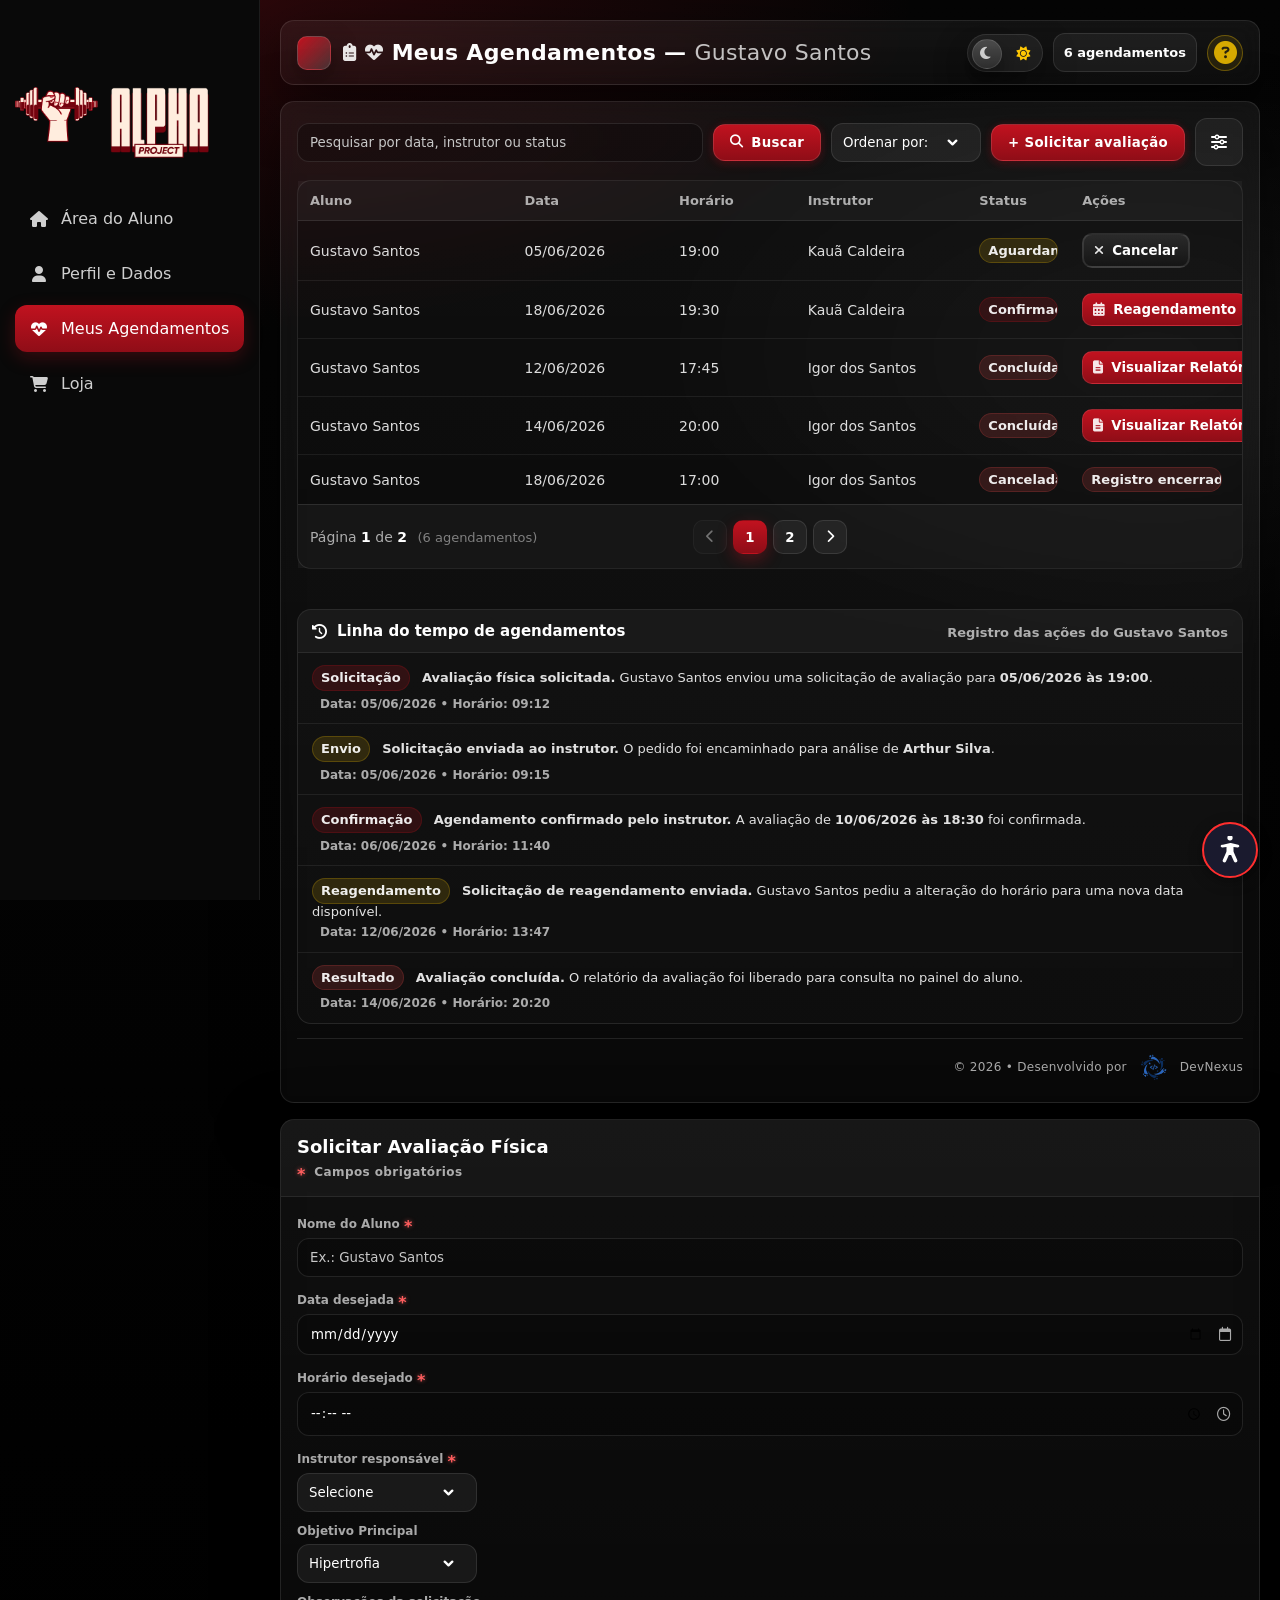
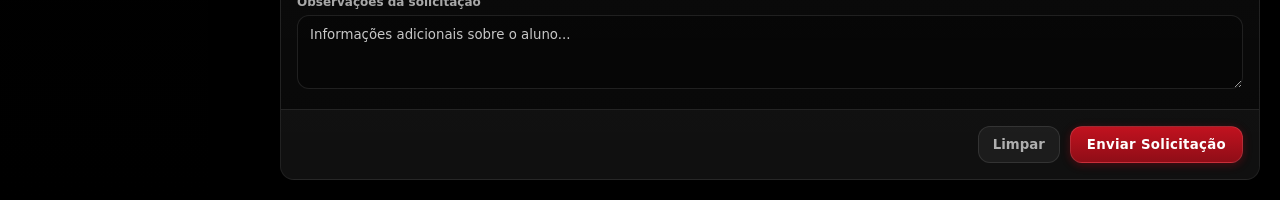
<file: html/dashboard-alunos.html>
<!doctype html>
<html lang="pt-br">
<head>
  <meta charset="UTF-8" />
  <meta name="viewport" content="width=device-width, initial-scale=1.0" />
  <title>Gestão de Clientes – Academia</title>

  <link rel="stylesheet" href="https://cdnjs.cloudflare.com/ajax/libs/font-awesome/6.5.0/css/all.min.css">
  <link href="https://fonts.googleapis.com/css2?family=Inter:wght@600;700&display=swap" rel="stylesheet">

  <style>
    :root{
      --bg: #000000;
      --panel: rgba(255,255,255,.06);
      --panel2: rgba(255,255,255,.08);
      --border: rgba(255,255,255,.10);
      --text: rgb(255,255,255);
      --muted: rgba(255,255,255,.65);

      /* cores da marca */
      --blue:#C1121F;
      --blue2:#8F0D17;
      --red:#C1121F;
      --red2:#8F0D17;

      --shadow: 0 18px 60px rgba(0,0,0,.55);
      --radius: 14px;
    }

    *{ box-sizing:border-box; font-family: system-ui, -apple-system, Segoe UI, Roboto, Arial; }

/* ==========================
   SIDEBAR PROJECT ALPHA
========================== */

.sidebar{
    position:fixed;
    top:0;
    left:0;

    width:260px;
    height:100vh;

    background:#090909;

    border-right:1px solid rgba(255,255,255,.08);

    padding:25px 15px;

    display:flex;
    flex-direction:column;

    z-index:1000;
}

.sidebar-brand{
    display:flex;
    align-items:center;
    gap:12px;

    margin-bottom:-25px;
}

.sidebar-brand img{
    width:195px;
    height:195px;
    object-fit:contain;
}

.sidebar-brand h2{
    margin:0;

    color:#fff;

    font-size:22px;

    font-weight:800;
}

.sidebar-menu{
    display:flex;
    flex-direction:column;
    gap:8px;
}

.sidebar-link{
    display:flex;
    align-items:center;
    gap:12px;

    padding:14px;

    border-radius:12px;

    color:#cfcfcf;

    text-decoration:none;

    transition:.25s;
}

.sidebar-link i{
    width:20px;
    text-align:center;
}

.sidebar-link:hover{
    background:rgba(193,18,31,.15);
    color:#fff;
}

.sidebar-link.active{
    background:linear-gradient(
        180deg,
        #C1121F,
        #8F0D17
    );

    color:#fff;

    box-shadow:
    0 6px 18px rgba(193,18,31,.25);
}
    body{
      margin:0;
      color:var(--text);
      background:
        radial-gradient(1200px 600px at 20% 0%, rgba(193,18,31,.20), transparent 55%),
        radial-gradient(900px 500px at 90% 20%, rgba(255,255,255,.05), transparent 60%),
        linear-gradient(180deg, #050505, var(--bg));
      min-height:100vh;
    }

    /* ===== MODO CLARO ===== */
    body.light{
      --bg:#f3f5f9;
      --panel: rgba(255,255,255,.92);
      --panel2: rgba(255,255,255,.82);
      --border: rgba(15, 23, 42, .18);
      --text:#0f172a;
      --muted:#475569;
      --shadow: 0 4px 10px rgba(15,23,42,.10), 0 1px 1px rgba(15,23,42,.06);
      --btnText: #fff;
      --btnShadow: 0 10px 24px rgba(15,23,42,.12);
      --soft: rgba(15,23,42,.06);
      --softHover: rgba(15,23,42,.10);
    }

    body.light{
      background: linear-gradient(180deg, #ffffff, var(--bg));
    }

    body.light .btn{ box-shadow: none; }

    body.light .input,
    body.light .select{
      background: rgba(255,255,255,.85);
      color: var(--text);
    }

    body.light table{
      background: rgba(255,255,255,.85);
    }

    body.light .input::placeholder{
      color: rgba(15,23,42,.45);
    }

.app{
  margin-left:260px;

  padding:20px;

  max-width:calc(100% - 10px);
}

    .topbar{
      display:flex;
      align-items:center;
      justify-content:space-between;
      gap: 14px;
      padding: 12px 16px;
      border: 1px solid var(--border);
      border-radius: var(--radius);
      background: linear-gradient(180deg, rgba(255,255,255,.06), rgba(255,255,255,.04));
      box-shadow: var(--shadow);
      backdrop-filter: blur(10px);
      overflow:hidden;
    }

    .brand{
      display:flex;
      align-items:center;
      gap: 12px;
      min-width: 0;
    }

    .logo{
      width: 34px;
      height: 34px;
      border-radius: 10px;
      background: linear-gradient(135deg, #C1121F, rgba(255,255,255,.14));
      border: 1px solid rgba(255,255,255,.12);
      box-shadow: 0 10px 28px rgba(0,0,0,.35);
      flex: 0 0 auto;
    }

    .title{
      display:flex;
      align-items:center;
      gap:8px;
      font-size: 22px;

    .table-wrapper table col:nth-child(1){ width: 21%; }
    .table-wrapper table col:nth-child(2){ width: 13%; }
    .table-wrapper table col:nth-child(3){ width: 11%; }
    .table-wrapper table col:nth-child(4){ width: 17%; }
    .table-wrapper table col:nth-child(5){ width: 14%; }
    .table-wrapper table col:nth-child(6){ width: 24%; }
      font-weight: 700;
      letter-spacing:.3px;
      min-width:0;
      white-space: nowrap;
      overflow:hidden;
      text-overflow: ellipsis;
    }

    .accent{
      color: rgba(255,255,255,.75);
      font-weight: 500;
    }

    .title i{
      font-size:18px;
      opacity:.9;
      flex: 0 0 auto;
    }

    .subtitle{
      font-size: 14px;
      color: var(--muted);
      font-weight: 500;
      margin-left: 6px;
      flex: 0 0 auto;
    }

    .actions{
      display:flex;
      align-items:center;
      gap: 10px;
      flex-wrap: nowrap;
      justify-content:flex-end;
      white-space: nowrap;
    }

    .pill strong{ color: var(--text); }

    .pill{
      display:flex;
      align-items:center;
      gap: 8px;
      padding: 11px 10px;
      border-radius: 12px;
      border: 1px solid var(--border);
      background: rgba(255,255,255,.05);
      color: var(--muted);
      font-size: 13px;
    }

    .btn{
      border: 0;
      cursor: pointer;
      padding: 10px 16px;
      border-radius: 12px;
      font-weight: 700;
      letter-spacing: .3px;
      color: #fff;
      background: linear-gradient(180deg, var(--red), var(--red2));
      border: 1px solid rgba(255,255,255,.12);
      box-shadow:
        0 2px 8px rgba(193,18,31,.35),
        0 2px 6px rgba(0,0,0,.25);
      display: inline-flex;
      align-items: center;
      gap: 8px;
      white-space: nowrap;
      transition: all .18s ease;
    }

    .btn:active{ transform: translateY(1px); }

    .iconbtn{
      width: 38px;
      height: 38px;
      display:grid;
      place-items:center;
      border-radius: 12px;
      border: 1px solid var(--border);
      background: rgba(255,255,255,0.05);
      color: var(--muted);
      cursor:pointer;
    }

    .iconbtn2{
      font-family: 'Inter', sans-serif;
      font-weight: 700;
      font-size: 23px;
      width: 36px;
      height: 36px;
      display: flex;
      align-items: center;
      justify-content: center;
      border-radius: 50%;
      border: 1px solid rgba(240,190,0,.35);
      background: rgba(240,190,0,.10);
      color: rgba(240,190,0,0.88);
      cursor: pointer;
      transition: all .18s ease;
    }

    .iconbtn2:hover{
      background: rgba(240,190,0,.18);
      transform: translateY(-1px);
    }

    .iconbtn2:active{ transform: translateY(0); }

    .grid{
      display:grid;
      grid-template-columns:minmax(0,1fr) 380px;
      gap: 16px;
      margin-top: 16px;
      align-items: start;
    }

    body.light .card,
    body.light .topbar{
      backdrop-filter: none;
    }

    .card{
      border: 1px solid var(--border);
      border-radius: var(--radius);
      background: linear-gradient(180deg, rgba(255,255,255,.06), rgba(255,255,255,.03));
      box-shadow: var(--shadow);
      backdrop-filter: blur(10px);
      overflow:hidden;
    }

    .cardBody{ padding: 16px; }

    .searchRow{
      display: flex;
      align-items: center;
      gap: 10px;
      margin-bottom: 14px;
      flex-wrap: nowrap;
    }

    .searchRow .input{
      flex: 1 1 420px;
      min-width: 260px;
    }

    .searchRow .btn,
    .searchRow .select,
    .searchRow .iconbtn3{
      flex: 0 0 auto;
      white-space: nowrap;
    }

    .searchRow .select{
      width: 180px;
      min-width: 160px;
    }

    .searchRow .btn:last-of-type{
      min-width: 140px;
    }

    .input{
      width:100%;
      padding: 11px 12px;
      border-radius: 12px;
      border: 1px solid var(--border);
      background: rgba(0,0,0,.25);
      color: var(--text);
      outline:none;
    }

    .input::placeholder{ color: #c7c7c7; }

    .input:focus{
      border-color: var(--red);
      box-shadow: 0 0 0 2px rgba(193,18,31,.25);
    }

    .select{
      width: 180px;
      padding: 11px 12px;
      border-radius: 12px;
      border: 1px solid var(--border);
      background: rgba(255,255,255,.06);
      color: var(--text);
      outline:none;
      appearance: none;
      -webkit-appearance: none;
      -moz-appearance: none;
      padding: 11px 38px 11px 12px;
    }

.select{
  appearance: none;
  -webkit-appearance: none;
  -moz-appearance: none;
}
.searchRow .select{
  width: 150px;   /* diminui aqui */
  min-width: 120px;
  flex: 0 0 auto; /* impede crescer */
}
.select{
  padding: 11px 18px 11px 11px; /* espaço extra à direita */

  background-image: url("data:image/svg+xml,%3Csvg xmlns='http://www.w3.org/2000/svg' width='16' height='16' stroke='white' viewBox='0 0 16 16'%3E%3Cpath d='M4 6l4 4 4-4' stroke-width='2.5' fill='none' stroke-linecap='round' stroke-linejoin='round'/%3E%3C/svg%3E");

  background-repeat: no-repeat;
  background-position: right 20px center;
  background-size: 15px;
}

    body.light .select{
      background: rgba(255,255,255,.92);
    }

    table{
      width:100%;
      border-collapse: separate;
      border-spacing: 0;
      table-layout: fixed;
      overflow:hidden;
      overflow-x:auto;
      border-radius: 14px;
      border: 1px solid var(--border);
      background: rgba(0,0,0,.18);
    }

    body.light table{
      background: rgba(255,255,255,.92);
    }

    thead th{
      text-align:left;
      font-size: 13px;
      color: var(--muted);
      font-weight: 700;
      padding: 12px 12px;
      border-bottom: 1px solid rgba(255,255,255,.09);
      background: rgba(255,255,255,.04);
      vertical-align: middle;
    }

    body.light thead th{
      background: rgba(2,6,23,.04);
    }

    tbody td{
      padding: 12px 12px;
      border-bottom: 1px solid rgba(255,255,255,.07);
      color: rgba(255,255,255,.86);
      font-size: 14px;
      vertical-align: middle;
      overflow: hidden;
      text-overflow: ellipsis;
      white-space: nowrap;
    }

    body.light tbody td{ color: var(--text); }
    tbody tr:last-child td{ border-bottom: 0; }

    tbody tr:hover{
      background: rgba(255,255,255,.04);
      transition: .15s ease;
    }

#Relatorio {
text-align: right;
flex-wrap: wrap;
padding: 8px 12px;
}

.table-wrapper{
    width:100%;
    overflow-x:auto;
    -webkit-overflow-scrolling: touch;
}

#excluir {

padding: 8px 17px;
}

    .tdActions{
      min-width: 0;
      display:flex;
      flex-wrap: nowrap;
      gap:8px;
      align-items:center;
      justify-content:flex-start;
      white-space: nowrap;
    }

    .mini{
      padding: 8px 10px;
      border-radius: 10px;
      border: 1px solid rgba(255,255,255,.10);
      font-weight: 800;
      cursor:pointer;
      color:#fff;
      display:inline-flex;
      align-items:center;
      gap:8px;
      white-space: nowrap;
      flex: 0 0 auto;
    }

    .mini i{ opacity:.9; }

    /* editar neutro pra diferenciar melhor da exclusão */
    .mini.blue{
      background: linear-gradient(180deg, #2a2a2a, #151515);
      border: 2px solid rgba(255,255,255,.10);
    }

    .mini.red{
      background: linear-gradient(180deg, var(--red), var(--red2));
      border: 1px solid rgba(255,255,255,.10);
    }

    .footer{
      display:grid;
      grid-template-columns: 1fr auto 1fr;
      align-items:center;
      gap: 12px;
      margin-top: 16px;
      color: #ededed;
      font-size: 15px;
    }

    .footer .leftInfo{ justify-self: start; }
    .footer .pager{ justify-self: center; }
    .footer .rightSpace{ justify-self: end; }

    .pager{
      display:flex;
      gap: 8px;
      align-items:center;
    }

    .page{
      width: 34px;
      height: 34px;
      display:grid;
      place-items:center;
      border-radius: 10px;
      border: 1px solid var(--border);
      background: rgba(255,255,255,.05);
      color: var(--muted);
      cursor:pointer;
      font-weight: 800;
    }

    .page.active{
      color:#fff;
      background: linear-gradient(180deg, var(--red), var(--red2));
      border-color: transparent;
      box-shadow: 0 6px 16px rgba(193,18,31,.35);
    }

    .sideHead{
      display:flex;
      align-items:center;
      justify-content:space-between;
      padding: 16px;
      border-bottom: 1px solid rgba(255,255,255,.08);
      background: rgba(255,255,255,.03);
    }

    .sideTitle{
      font-size: 18px;
      font-weight: 800;
    }

    .form{
      padding: 16px;
      display:grid;
      gap: 12px;
    }

    .label{
      font-size: 12px;
      color: var(--muted);
      margin-bottom: 6px;
      display:block;
      font-weight: 700;
    }

    textarea.input{
      min-height: 74px;
      resize: vertical;
    }

    .sideBtns{
      display:flex;
      gap: 10px;
      justify-content:flex-end;
      padding: 16px;
      border-top: 1px solid rgba(255,255,255,.08);
      background: rgba(255,255,255,.03);
    }

    .btnGhost{
      padding: 10px 14px;
      border-radius: 12px;
      border: 1px solid var(--border);
      background: rgba(255,255,255,.05);
      color: var(--muted);
      font-weight: 800;
      cursor:pointer;
    }

    .logMeta{
      margin-top: 6px;
      font-size: 12px;
      color: var(--muted);
    }

@media (max-width: 1300px){

  .grid{
      grid-template-columns:1fr;
  }

}

@media (max-width: 268px){

  .app{
      padding:0 10px;
  }

  .searchRow{
      flex-wrap:wrap;
  }

  .searchRow .input{
      min-width:100%;
  }

}

    .themeToggle{
      --h: 38px;
      --w: 76px;
      --pad: 4px;
      position: relative;
      width: var(--w);
      height: var(--h);
      border-radius: 999px;
      border: 1px solid var(--border);
      background: rgba(255,255,255,.06);
      box-shadow: 0 14px 34px rgba(0,0,0,.35);
      cursor: pointer;
      display: inline-flex;
      align-items: center;
      justify-content: space-between;
      padding: 0 12px;
      user-select: none;
      flex: 0 0 auto;
    }

    .themeToggle i{
      font-size: 14px;
      color: rgba(255,255,255,.75);
      z-index: 2;
    }

    body.light .themeToggle i{ color: rgba(0,0,0,.55); }

    .themeToggle input{
      position:absolute;
      inset:0;
      opacity:0;
      cursor:pointer;
    }

    .pager-wrapper {
      display: flex;
      justify-content: space-between;
      align-items: center;
      margin-top: 1px;
      padding-top: -20px;
      flex-wrap: wrap;
      gap: 12px;
    }

    .pager-info {
      color: var(--muted);
      font-size: 14px;
    }

    .pager-info strong {
      color: #fff;
    }

    body.light .pager-info strong{
      color: var(--text);
    }

    .total {
      margin-left: 6px;
      font-size: 13px;
      opacity: .7;
    }

    .pager {
      display: flex;
      gap: 6px;
      align-items: center;
    }

    .page {
      min-width: 34px;
      height: 34px;
      padding: 0 10px;
      border-radius: 10px;
      border: 1px solid var(--border);
      background: var(--panel);
      color: #fff;
      font-weight: 600;
      cursor: pointer;
      transition: all .2s ease;
      display: flex;
      align-items: center;
      justify-content: center;
    }

    body.light .page{
      color: var(--text);
    }

    .page:hover:not(:disabled) {
      background: rgba(193,18,31,.25);
      transform: translateY(-2px);
    }

    .page:disabled {
      opacity: .4;
      cursor: not-allowed;
    }

    .credit{
      margin-top: 14px;
      padding-top: 10px;
      border-top: 1px solid var(--border);
      display: flex;
      justify-content: flex-end;
      align-items: center;
      gap: 8px;
      font-size: 12px;
      color: var(--muted);
      letter-spacing: .3px;
    }

    .credit img{
      height: 37px;
      width: auto;
      object-fit: contain;
      opacity: .85;
    }

    body.light .credit strong{
      color: var(--text);
    }

    .dots {
      padding: 0 6px;
      opacity: .6;
    }

    .themeToggle .knob{
      position:absolute;
      top: var(--pad);
      left: var(--pad);
      width: calc(var(--h) - (var(--pad) * 2));
      height: calc(var(--h) - (var(--pad) * 2));
      border-radius: 999px;
      background: linear-gradient(180deg, rgba(255,255,255,.20), rgba(255,255,255,.08));
      border: 1px solid rgba(255,255,255,.12);
      box-shadow: 0 12px 26px rgba(0,0,0,.45);
      transition: transform .22s ease;
    }

    .themeToggle input:checked ~ .knob{
      transform: translateX(calc(var(--w) - var(--h)));
    }

    .themeToggle:hover{
      background: rgba(255,255,255,.08);
    }

    .iconbtn3{
      width: 48px;
      height: 48px;
      display:grid;
      place-items:center;
      border-radius: 12px;
      border: 1px solid var(--border);
      background: rgba(255,255,255,0.05);
      color: rgb(255,255,255);
      cursor:pointer;
    }

    body.light .iconbtn3{
      color: var(--text);
    }

    .iconbtn3 i{ font-size: 16px; }

    .sortIcon{
      font-size: 12px;
      margin-left: 4px;
      position: relative;
      top: -1px;
      color: var(--muted);
      transition: .2s ease;
    }

    .asterisk {
      color: #ff5e5e;
      font-weight: 700;
      font-size: 16px;
      position: relative;
      top: 4px;
      text-shadow: 0 0 4px rgba(255,94,94,0.6);
    }

    .formHint{
      font-size: 12px;
      letter-spacing: .4px;
      text-transform: none;
      color: var(--muted);
      margin-top: 4px;
      font-weight: 600;
    }

    .formHint .asterisk{
      color: #ff5e5e;
      font-weight: 800;
      margin-right: 4px;
    }

    .logCard{
      margin-top: 40px;
      padding-top: 14px 12px;
      border: 1px solid var(--border);
      border-radius: var(--radius);
      background: rgba(255,255,255,.02);
      overflow: hidden;
    }

    .logHead{
      display:flex;
      align-items:flex-end;
      justify-content:space-between;
      gap: 12px;
      padding: 12px 14px;
      border-bottom: 1px solid rgba(255,255,255,.08);
      background: rgba(255,255,255,.03);
    }

    .logTitle{
      display:flex;
      align-items:center;
      gap: 10px;
      font-weight: 850;
      font-size: 15px;
    }

    .logHint{
      color: var(--muted);
      font-size: 13px;
      font-weight: 600;
    }

    .logList{ display:grid; }

    .logItem{
      display:flex;
      align-items:center;
      justify-content:space-between;
      gap: 12px;
      padding: 12px 14px;
      border-bottom: 1px solid rgba(255,255,255,.07);
    }

    .logItem:last-child{ border-bottom: 0; }

    .logText{
      color: rgba(255,255,255,.88);
      font-size: 13px;
      line-height: 1.2;
    }

    body.light .logText{ color: var(--text); }

    .logMeta{
      margin-left: 8px;
      color: var(--muted);
      font-size: 12px;
      font-weight: 600;
    }

    tfoot td{
      background: rgba(255,255,255,.04);
      border-top: 1px solid var(--border);
    }

    body.light tfoot td{
      background: rgba(2,6,23,.04);
    }

    .badge{
      display:inline-flex;
      align-items:center;
      padding: 4px 8px;
      border-radius: 999px;
      font-size: 13px;
      font-weight: 600;
      margin-right: 8px;
      border: 1px solid rgba(255,255,255,.10);
      white-space: nowrap;
      max-width: 100%;
      overflow: hidden;
      text-overflow: ellipsis;
    }

    .statusCell{
      overflow: hidden;
      white-space: nowrap;
    }

    .statusCell .badge{
      margin-right: 0;
    }

    .badge.add{
      background: rgba(193,18,31,.18);
      color: rgba(255,255,255,.92);
      border-color: rgba(193,18,31,.22);
    }

    .badge.edit{
      background: rgba(240,190,0,.14);
      color: rgba(255,255,255,.92);
      border-color: rgba(240,190,0,.22);
    }

    .badge.del{
      background: rgba(214,69,69,.18);
      color: rgba(255,255,255,.92);
      border-color: rgba(214,69,69,.22);
    }

    .logAction{
      border: 1px solid rgba(255,255,255,.12);
      background: rgba(255,255,255,.06);
      color: #fff;
      border-radius: 12px;
      padding: 9px 10px;
      font-weight: 900;
      cursor: pointer;
      display:inline-flex;
      align-items:center;
      gap: 8px;
      white-space: nowrap;
    }

    .inputIcon{
      position: relative;
    }

    .inputIcon i{
      position: absolute;
      right: 12px;
      top: 50%;
      transform: translateY(-50%);
      color: var(--muted);
      font-size: 14px;
      pointer-events: auto;
      cursor: pointer;
    }

    .inputIcon .input{
      padding-right: 38px;
    }

    .logAction:hover{ background: rgba(255,255,255,.09); }

    .logAction.ghost{
      color: var(--muted);
      cursor: default;
      opacity: .85;
    }

    body.light .logCard{ background: rgba(2,6,23,.03); }
    body.light .logHead{ border-bottom-color: rgba(2,6,23,.10); }
    body.light .logItem{ border-bottom-color: rgba(2,6,23,.08); }
    body.light .logAction{ color: var(--text); background: rgba(2,6,23,.04); }

@media (max-width:1200px){

    .sidebar{
        position:relative;

        width:100%;
        height:auto;

        border-right:none;
        border-bottom:1px solid rgba(255,255,255,.08);
    }

    .app{
        margin-left:0;
        max-width:100%;
    }

}
  </style>
</head>

<body>
<div class="sidebar">

    <div class="sidebar-brand">
        <img src="imagens/Logo-nav.png" alt="Project Alpha">

    </div>

    <nav class="sidebar-menu">

        <a href="area-do-aluno.html" class="sidebar-link">
          <i class="fa-solid fa-house"></i>
          <span>Área do Aluno</span>
        </a>

        <a href="perfil-e-dados.html" class="sidebar-link">
          <i class="fa-solid fa-user"></i>
          <span>Perfil e Dados</span>
        </a>

        <a href="dashboard-alunos.html" class="sidebar-link active">
            <i class="fa-solid fa-heart-pulse"></i>
          <span>Meus Agendamentos</span>
        </a>

        <a href="/e-commerce" class="sidebar-link">
            <i class="fa-solid fa-cart-shopping"></i>
            <span>Loja</span>
        </a>

    </nav>

</div>

  <div class="app">
    <div class="topbar">
      <div class="brand">
        <div class="logo"></div>

        <div class="title">
<i class="fa-solid fa-clipboard-list"></i>
<i class="fa-solid fa-heart-pulse"></i>
      Meus Agendamentos — <span class="accent">Gustavo Santos</span>
        </div>
      </div>

      <div class="actions">
        <label class="themeToggle" title="Alternar tema">
          <input id="themeSwitch" type="checkbox" />
          <i class="fa-solid fa-moon"></i>
          <i class="fa-solid fa-sun fa-rotate-180" style="color: rgb(255,200,5)"></i>
          <span class="knob"></span>
        </label>

        <div class="pill"><strong>6 agendamentos</strong></div>
        <button class="iconbtn2" title="Ajuda" aria-label="Ajuda"><i class="fa fa-question-circle" aria-hidden="true"></i></button>
      </div>
    </div>

    <div class="grid">
      <div class="card">
        <div class="cardBody">
          <div class="searchRow">
            <input class="input" placeholder="Pesquisar por data, instrutor ou status" />

            <button class="btn">
              <i class="fa-solid fa-magnifying-glass"></i>
              Buscar
            </button>

            <select class="select">
              <option>Ordenar por:</option>
              <option>Nome (A-Z)</option>
              <option>Nome (Z-A)</option>
              <option>Mais recentes</option>
            </select>

            <button class="btn">+ Solicitar avaliação</button>

            <button class="iconbtn3" title="Config tabela" aria-label="Configurar colunas da tabela">
              <i class="fa-solid fa-sliders" aria-hidden="true"></i>
            </button>
          </div>

<div class="table-wrapper">
          <table>
           <colgroup>
             <col />
             <col />
             <col />
             <col />
             <col />
             <col />
           </colgroup>
           <thead>
  <tr>
    <th style="width:25%;">Aluno</th>
    <th style="width:18%;">Data</th>
    <th style="width:15%;">Horário</th>
    <th style="width:20%;">Instrutor</th>
    <th style="width:12%;">Status</th>
    <th style="width:20%;">Ações</th>
  </tr>
</thead>

     <tbody>

<tr>
  <td>Gustavo Santos</td>
  <td>05/06/2026</td>
  <td>19:00</td>
  <td>Kauã Caldeira</td>
  <td class="statusCell">
    <span class="badge edit">Aguardando aprovação</span>
  </td>
  <td class="tdActions">
    <button class="mini blue">
      <i class="fa-solid fa-xmark"></i>
      Cancelar
    </button>
  </td>
</tr>

<tr>
  <td>Gustavo Santos</td>
  <td>18/06/2026</td>
  <td>19:30</td>
  <td>Kauã Caldeira</td>
  <td class="statusCell">
    <span class="badge add">Confirmada</span>
  </td>
  <td class="tdActions">
    <button class="mini red">
      <i class="fa-solid fa-calendar-days"></i>
      Reagendamento
    </button>
  </td>
</tr>

<tr>
  <td>Gustavo Santos</td>
  <td>12/06/2026</td>
  <td>17:45</td>
  <td>Igor dos Santos</td>
 <td class="statusCell">
    <span class="badge del">Concluída</span>
  </td>
<td class="tdActions">
    <button class="mini red">
      <i class="fa-solid fa-file-lines"></i>
      Visualizar Relatório
    </button>
  </td>
</tr>

<tr>
  <td>Gustavo Santos</td>
  <td>14/06/2026</td>
  <td>20:00</td>
  <td>Igor dos Santos</td>
  <td class="statusCell">
    <span class="badge del">Concluída</span>
  </td>
<td class="tdActions">
    <button class="mini red">
      <i class="fa-solid fa-file-lines"></i>
      Visualizar Relatório
    </button>
  </td>
</tr>

<tr>
  <td>Gustavo Santos</td>
  <td>18/06/2026</td>
  <td>17:00</td>
  <td>Igor dos Santos</td>
  <td class="statusCell">
    <span class="badge del">Cancelada</span>
  </td>
  <td class="tdActions">
    <span class="badge del">Registro encerrado</span>
  </td>
</tr>

</tbody>

<tfoot>
              <tr>
                <td colspan="6" style="padding: 14px 12px; border-top: 1px solid var(--border);">
                  <div style="display:grid; grid-template-columns: 1fr auto 1fr; align-items:center; font-size:14px;">
                    <div class="pager-info">
                      Página <strong>1</strong> de <strong>2</strong>
                      <span class="total">(6 agendamentos)</span>
                    </div>

                    <nav class="pager-wrapper" aria-label="Paginação">
                      <div class="pager">
                        <button class="page prev" aria-label="Página anterior" disabled>
                          <i class="fa-solid fa-chevron-left"></i>
                        </button>

                        <button class="page active" aria-current="page">1</button>
                        <button class="page">2</button>
                        <button class="page next" aria-label="Próxima página">
                          <i class="fa-solid fa-chevron-right"></i>
                        </button>
                      </div>
                    </nav>

                    <div></div>
                  </div>
                </td>
              </tr>
            </tfoot>
          </table>
</div>

          <div class="logCard">
            <div class="logHead">
              <div class="logTitle">
                <i class="fa-solid fa-clock-rotate-left"></i>
                Linha do tempo de agendamentos
              </div>
              <div class="logHint">Registro das ações do Gustavo Santos</div>
            </div>

<div class="logList">

  <div class="logItem">
    <div class="logText">
      <span class="badge add">Solicitação</span>

      <strong>Avaliação física solicitada.</strong>

      Gustavo Santos enviou uma solicitação de avaliação para
      <strong>05/06/2026 às 19:00</strong>.

      <div class="logMeta">
        Data: 05/06/2026 • Horário: 09:12
      </div>
    </div>
  </div>

  <div class="logItem">
    <div class="logText">
      <span class="badge edit">Envio</span>

      <strong>Solicitação enviada ao instrutor.</strong>

      O pedido foi encaminhado para análise de
      <strong>Arthur Silva</strong>.

      <div class="logMeta">
        Data: 05/06/2026 • Horário: 09:15
      </div>
    </div>
  </div>

  <div class="logItem">
    <div class="logText">
      <span class="badge add">Confirmação</span>

      <strong>Agendamento confirmado pelo instrutor.</strong>

      A avaliação de <strong>10/06/2026 às 18:30</strong> foi confirmada.

      <div class="logMeta">
        Data: 06/06/2026 • Horário: 11:40
      </div>
    </div>
  </div>

  <div class="logItem">
    <div class="logText">
      <span class="badge edit">Reagendamento</span>

      <strong>Solicitação de reagendamento enviada.</strong>

      Gustavo Santos pediu a alteração do horário para uma nova data disponível.

      <div class="logMeta">
        Data: 12/06/2026 • Horário: 13:47
      </div>
    </div>
  </div>

  <div class="logItem">
    <div class="logText">
      <span class="badge del">Resultado</span>

      <strong>Avaliação concluída.</strong>

      O relatório da avaliação foi liberado para consulta no painel do aluno.

      <div class="logMeta">
        Data: 14/06/2026 • Horário: 20:20
      </div>
    </div>
  </div>

</div>
          </div>

          <div class="credit">
            <span>© 2026 • Desenvolvido por</span>
            <img src="imagens/Devnexus.png" alt="Devnexus"> DevNexus
          </div>
        </div>
      </div>

<div class="card">
  <div class="sideHead">
    <div>
      <div class="sideTitle">
        Solicitar Avaliação Física
      </div>

      <div class="formHint">
        <span class="asterisk">*</span>
        Campos obrigatórios
      </div>
    </div>
  </div>

  <div class="form">

    <div>
      <label class="label">
        Nome do Aluno
        <span class="asterisk">*</span>
      </label>

      <input
        class="input"
        placeholder="Ex.: Gustavo Santos"
      />
    </div>

    <div>
      <label class="label">
        Data desejada
        <span class="asterisk">*</span>
      </label>

      <div class="inputIcon">
        <i class="fa-regular fa-calendar"></i>

        <input
          class="input"
          type="date"
        />
      </div>
    </div>

    <div>
      <label class="label">
        Horário desejado
        <span class="asterisk">*</span>
      </label>

      <div class="inputIcon">
        <i class="fa-regular fa-clock"></i>

        <input
          class="input"
          type="time"
        />
      </div>
    </div>

    <div>
      <label class="label">
        Instrutor responsável
        <span class="asterisk">*</span>
      </label>

      <select class="select">
        <option>Selecione</option>
        <option>Arthur Silva</option>
        <option>Emanoel Bernardo</option>
        <option>Igor Santos</option>
      </select>
    </div>

    <div>
      <label class="label">
        Objetivo Principal
      </label>

      <select class="select">
        <option>Hipertrofia</option>
        <option>Emagrecimento</option>
        <option>Condicionamento Físico</option>
        <option>Performance Esportiva</option>
        <option>Qualidade de Vida</option>
      </select>
    </div>

    <div>
      <label class="label">
        Observações da solicitação
      </label>

      <textarea
        class="input"
        placeholder="Informações adicionais sobre o aluno..."
      ></textarea>
    </div>

  </div>

  <div class="sideBtns">
    <button class="btnGhost">
      Limpar
    </button>

    <button class="btn">
      Enviar Solicitação
    </button>
  </div>
</div>
    </div>
  </div>

  <script>
    const themeSwitch = document.getElementById('themeSwitch');

    themeSwitch.addEventListener('change', () => {
      document.body.classList.toggle('light', themeSwitch.checked);
    });
  </script>
  <script src="../js/acessibilidade.js" defer></script>
</body>
</html>
</file>
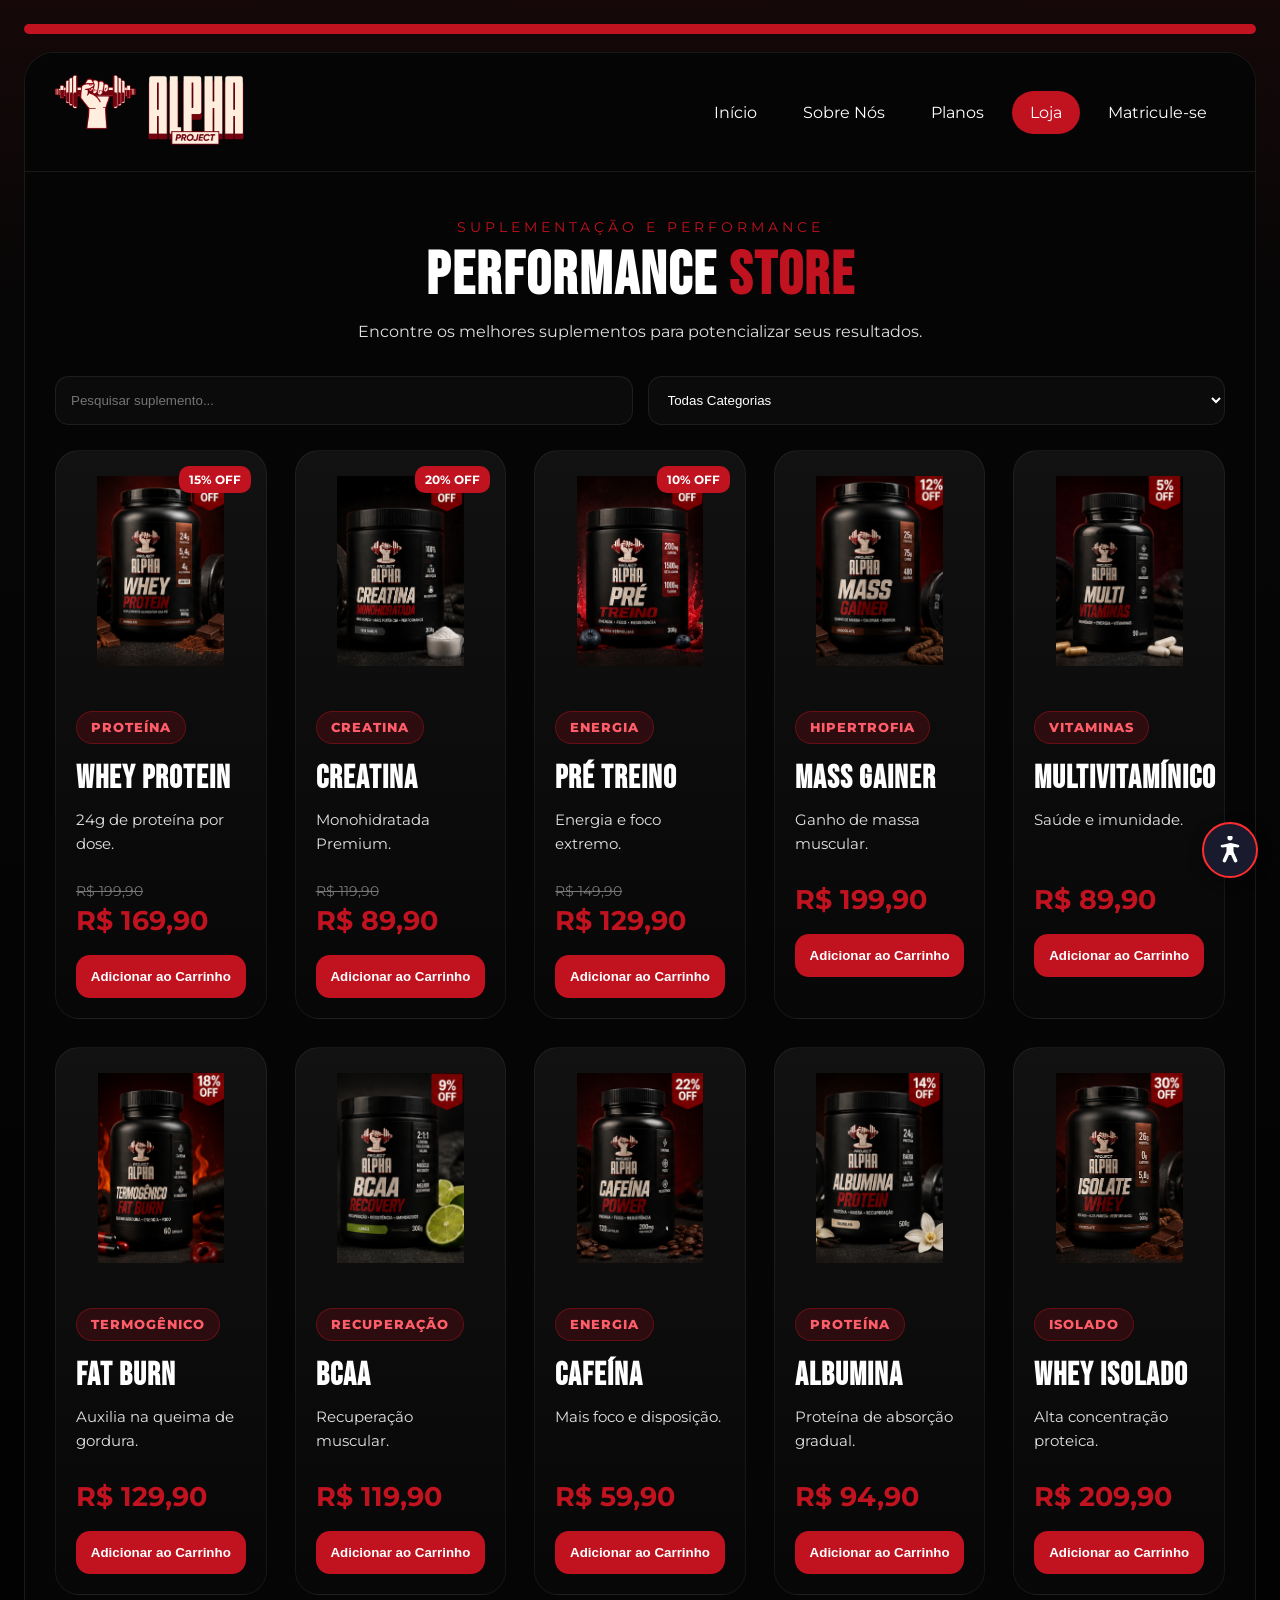
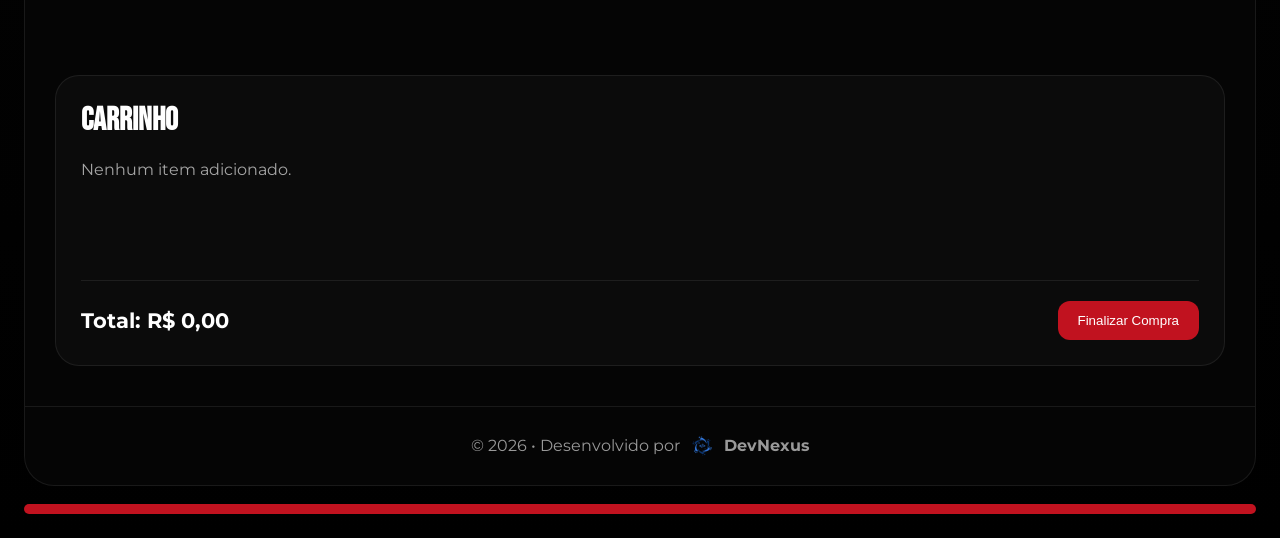
<file: html/lojaVTeste.html>
<!DOCTYPE html>
<html lang="pt-BR">
<head>
    <meta charset="UTF-8">
    <meta name="viewport" content="width=device-width, initial-scale=1.0">
    <title>Project Alpha | Loja</title>

    <link href="https://fonts.googleapis.com/css2?family=Bebas+Neue&family=Montserrat:wght@400;500;600;700&display=swap" rel="stylesheet">
    <link rel="stylesheet" href="/css/estilo2.css">
</head>
<body>

<div class="page">

    <div class="top-line"></div>

    <div class="shell">

        <!-- HEADER -->

        <header class="navbar">

            <div class="brand">

                <div class="logo-box">
                    <img src="/html/imagens/Logo-nav.png" alt="Project Alpha">
                </div>

            </div>

            <nav class="menu">
            <a href="/">Início</a>
            <a href="/#sobre-nos">Sobre Nós</a>
            <a href="/#planos">Planos</a>
            <a href="/e-commerce" class="active">Loja</a>
            <a href="/cadastro">Matricule-se</a>
            </nav>

        </header>

        <!-- HERO -->

        <section class="hero-loja">

            <div class="hero-content">

                <span class="eyebrow">
                    Suplementação e Performance
                </span>

<h2>
    PERFORMANCE
    <span>STORE</span>
</h2>

                <p>
                    Encontre os melhores suplementos para potencializar seus resultados.
                </p>

            </div>

        </section>

        <!-- PESQUISA -->

        <section class="search-area">

            <input
                type="text"
                placeholder="Pesquisar suplemento..."
                id="searchInput">

            <select id="filterCategory">

                <option value="todos">Todas Categorias</option>
                <option value="proteina">Proteínas</option>
                <option value="creatina">Creatinas</option>
                <option value="energia">Energia</option>
                <option value="vitaminas">Vitaminas</option>

            </select>

        </section>

        <!-- PRODUTOS -->

        <section class="products-grid">

            <!-- 1 -->
            <div class="product-card">

                <div class="discount">15% OFF</div>

                <img src="/html/imagens/produto1.png" alt="Whey Protein Concentrado 900g">

                <div class="product-info">

                    <span class="category">PROTEÍNA</span>

                    <h3>WHEY PROTEIN</h3>

                    <p>
                        24g de proteína por dose.
                    </p>

                    <div class="price-box">

                        <span class="old-price">
                            R$ 199,90
                        </span>

                        <span class="price">
                            R$ 169,90
                        </span>

                    </div>

                    <button>
                        Adicionar ao Carrinho
                    </button>

                </div>

            </div>

            <!-- 2 -->

            <div class="product-card">
                <div class="discount">20% OFF</div>

                <img src="/html/imagens/produto2.png" alt="Creatina Monohidratada 300g">

                <div class="product-info">

                    <span class="category">CREATINA</span>

                    <h3>CREATINA</h3>

                    <p>Monohidratada Premium.</p>

                    <div class="price-box">
                        <span class="old-price">R$ 119,90</span>
                        <span class="price">R$ 89,90</span>
                    </div>

                    <button>Adicionar ao Carrinho</button>

                </div>
            </div>

            <!-- 3 -->

            <div class="product-card">
                <div class="discount">10% OFF</div>

                <img src="/html/imagens/produto3.png" alt="BCAA em cápsulas">

                <div class="product-info">

                    <span class="category">ENERGIA</span>

                    <h3>PRÉ TREINO</h3>

                    <p>Energia e foco extremo.</p>

                    <div class="price-box">
                        <span class="old-price">R$ 149,90</span>
                        <span class="price">R$ 129,90</span>
                    </div>

                    <button>Adicionar ao Carrinho</button>

                </div>
            </div>

            <!-- 4 -->

            <div class="product-card">
                <img src="/html/imagens/produto4.png" alt="Pré-treino em pó sabor tangerina">

                <div class="product-info">

                    <span class="category">HIPERTROFIA</span>

                    <h3>MASS GAINER</h3>

                    <p>Ganho de massa muscular.</p>

                    <div class="price-box">
                        <span class="price">R$ 199,90</span>
                    </div>

                    <button>Adicionar ao Carrinho</button>

                </div>
            </div>

            <!-- 5 -->

            <div class="product-card">
                <img src="/html/imagens/produto5.png" alt="Glutamina em pó 300g">

                <div class="product-info">

                    <span class="category">VITAMINAS</span>

                    <h3>MULTIVITAMÍNICO</h3>

                    <p>Saúde e imunidade.</p>

                    <div class="price-box">
                        <span class="price">R$ 89,90</span>
                    </div>

                    <button>Adicionar ao Carrinho</button>

                </div>
            </div>

            <!-- LINHA 2 -->

            <div class="product-card">
                <img src="/html/imagens/produto6.png" alt="Barra de proteína sabor chocolate">
                <div class="product-info">
                    <span class="category">TERMOGÊNICO</span>
                    <h3>FAT BURN</h3>
                    <p>Auxilia na queima de gordura.</p>
                    <div class="price-box">
                        <span class="price">R$ 129,90</span>
                    </div>
                    <button>Adicionar ao Carrinho</button>
                </div>
            </div>

            <div class="product-card">
                <img src="/html/imagens/produto7.png" alt="Multivitamínico em cápsulas">
                <div class="product-info">
                    <span class="category">RECUPERAÇÃO</span>
                    <h3>BCAA</h3>
                    <p>Recuperação muscular.</p>
                    <div class="price-box">
                        <span class="price">R$ 119,90</span>
                    </div>
                    <button>Adicionar ao Carrinho</button>
                </div>
            </div>

            <div class="product-card">
                <img src="/html/imagens/produto8.png" alt="Coqueteleira Project Alpha 600ml">
                <div class="product-info">
                    <span class="category">ENERGIA</span>
                    <h3>CAFEÍNA</h3>
                    <p>Mais foco e disposição.</p>
                    <div class="price-box">
                        <span class="price">R$ 59,90</span>
                    </div>
                    <button>Adicionar ao Carrinho</button>
                </div>
            </div>

            <div class="product-card">
                <img src="/html/imagens/produto9.png" alt="Camiseta de treino Project Alpha">
                <div class="product-info">
                    <span class="category">PROTEÍNA</span>
                    <h3>ALBUMINA</h3>
                    <p>Proteína de absorção gradual.</p>
                    <div class="price-box">
                        <span class="price">R$ 94,90</span>
                    </div>
                    <button>Adicionar ao Carrinho</button>
                </div>
            </div>

            <div class="product-card">
                <img src="/html/imagens/produto10.png" alt="Luvas de treino Project Alpha">
                <div class="product-info">
                    <span class="category">ISOLADO</span>
                    <h3>WHEY ISOLADO</h3>
                    <p>Alta concentração proteica.</p>
                    <div class="price-box">
                        <span class="price">R$ 209,90</span>
                    </div>
                    <button>Adicionar ao Carrinho</button>
                </div>
            </div>

        </section>

        <!-- CARRINHO -->

        <aside class="cart-sidebar">

            <h3>Carrinho</h3>

            <div class="cart-items">

                <p>
                    Nenhum item adicionado.
                </p>

            </div>

            <div class="cart-footer">

                <strong>
                    Total: R$ 0,00
                </strong>

                <button>
                    Finalizar Compra
                </button>

            </div>

        </aside>

        <!-- FOOTER -->

        <footer class="footer">

            <span>
                © 2026 • Desenvolvido por
            </span>

            <img src="imagens/Devnexus.png" alt="Logotipo da empresa parceira Devnexus">

            <strong>
                DevNexus
            </strong>

        </footer>

    </div>

    <div class="bottom-line"></div>

</div>

  <script src="../js/acessibilidade.js" defer></script>
</body>
</html>
</file>
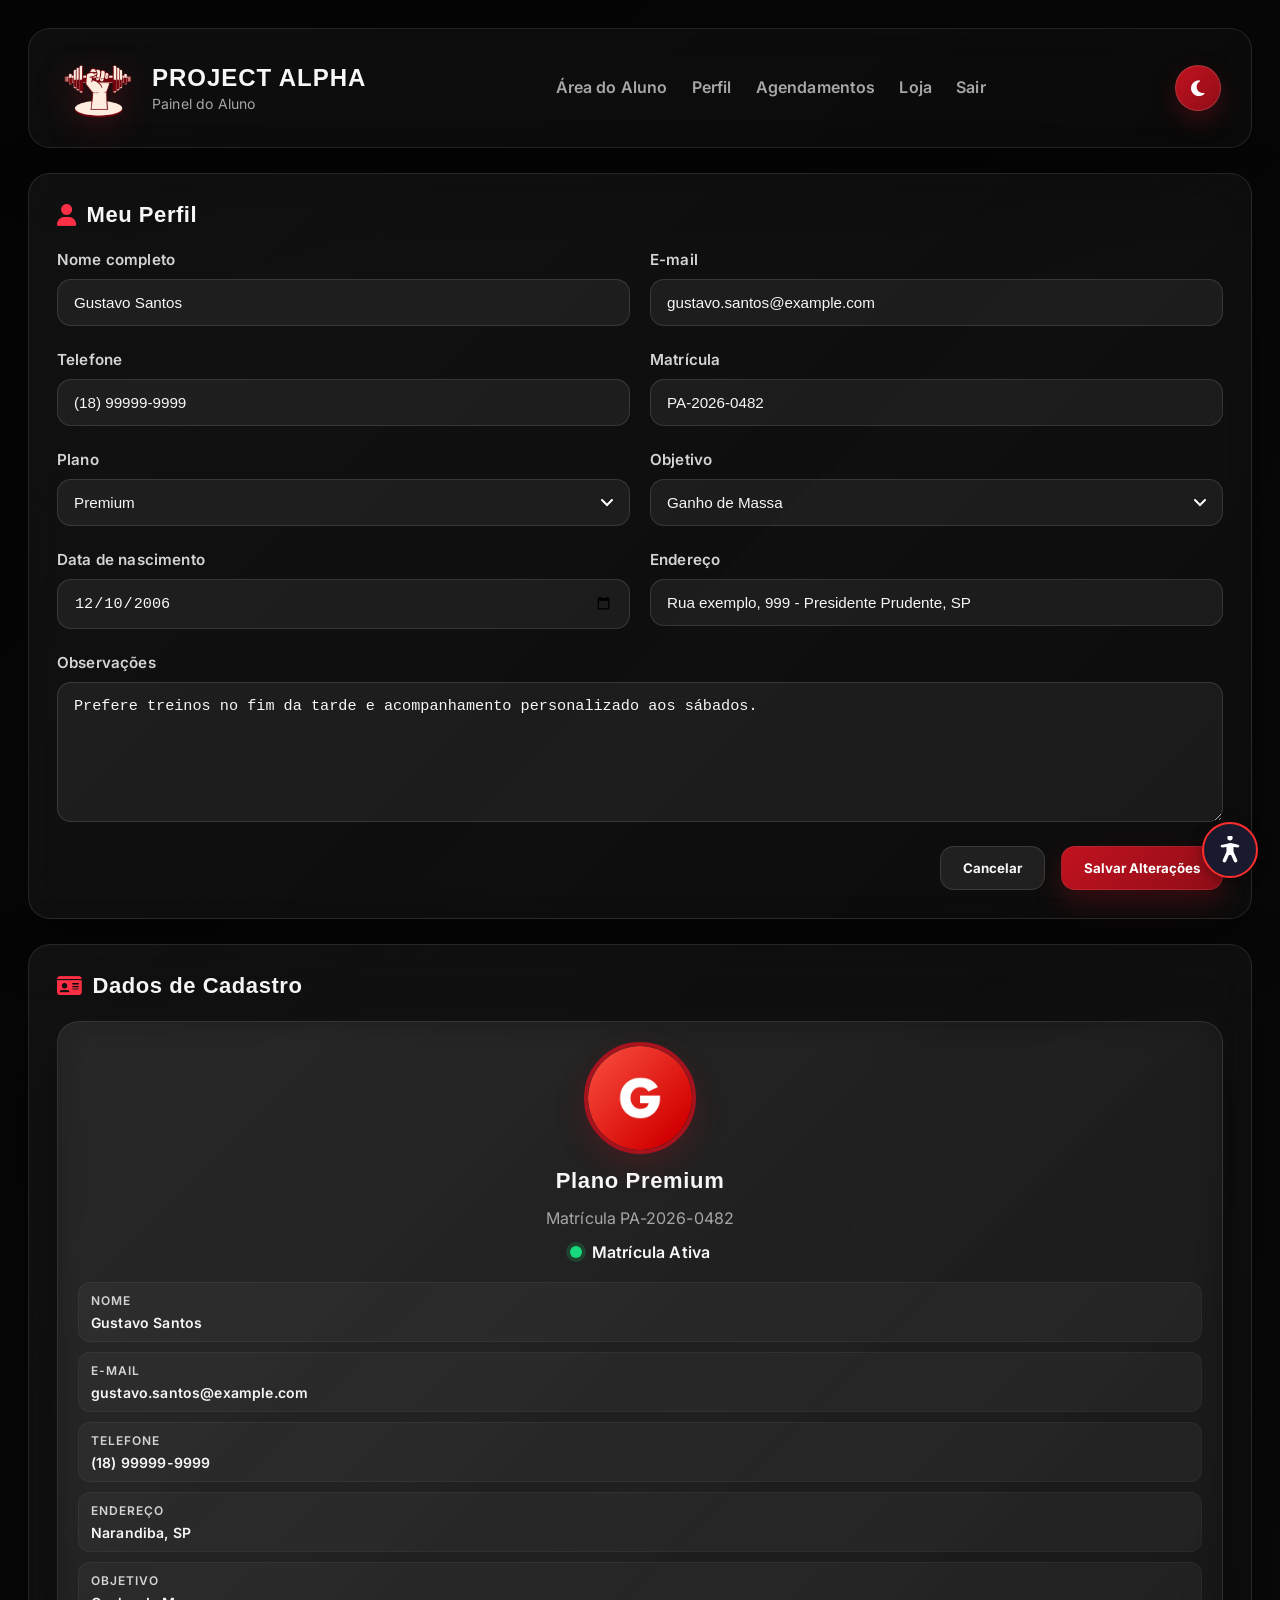
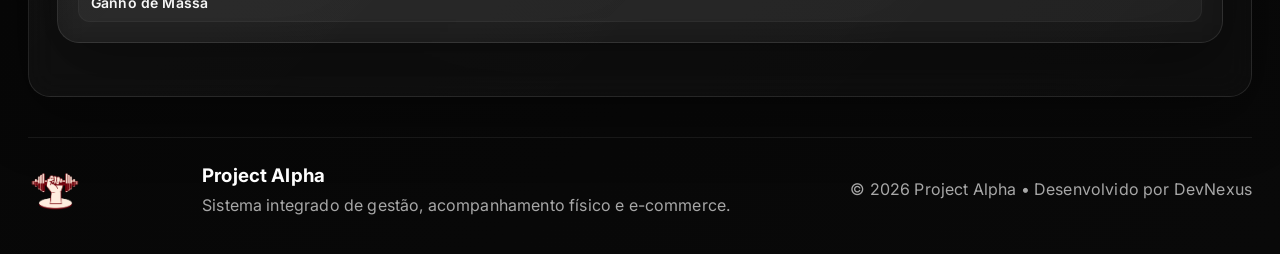
<file: html/perfil-e-dados.html>
<!doctype html>
<html lang="pt-BR">
<head>
    <meta charset="utf-8">
    <meta name="viewport" content="width=device-width, initial-scale=1">
    <title>Perfil e Dados - Project Alpha</title>
    <link rel="stylesheet" href="https://cdnjs.cloudflare.com/ajax/libs/font-awesome/6.5.0/css/all.min.css">
    <link href="https://fonts.googleapis.com/css2?family=Inter:wght@600;700&display=swap" rel="stylesheet">
    <link rel="stylesheet" href="../css/estilo3.css">
</head>
<body class="perfil-e-dados">

<div class="dashboard">

    <header class="topbar">
        <div class="logo-area">
            <img src="imagens/logo.png" alt="Project Alpha">
            <div>
                <h2>Project Alpha</h2>
                <span>Painel do Aluno</span>
            </div>
        </div>

        <nav>
            <a href="area-do-aluno.html">Área do Aluno</a>
            <a href="perfil-e-dados.html">Perfil</a>
            <a href="dashboard-alunos.html">Agendamentos</a>
            <a href="/e-commerce">Loja</a>
            <a href="../index.html" class="logout">Sair</a>
        </nav>

        <div class="user-actions">
            <button class="themeButton" aria-label="Alternar tema claro/escuro" aria-pressed="false">
                <i class="fa-solid fa-moon" aria-hidden="true"></i>
            </button>
        </div>
    </header>

    <section class="dashboard-grid">
        <div class="panel large">
            <div class="panel-header">
                <h2><i class="fa-solid fa-user"></i> Meu Perfil</h2>
            </div>
            <form class="profile-form">
                <div class="form-row">
                    <div class="form-item">
                        <label for="nome">Nome completo</label>
                        <input id="nome" type="text" value="Gustavo Santos">
                    </div>
                    <div class="form-item">
                        <label for="email">E-mail</label>
                        <input id="email" type="email" value="gustavo.santos@example.com">
                    </div>
                </div>
                <div class="form-row">
                    <div class="form-item">
                        <label for="telefone">Telefone</label>
                        <input id="telefone" type="tel" value="(18) 99999-9999">
                    </div>
                    <div class="form-item">
                        <label for="matricula">Matrícula</label>
                        <input id="matricula" type="text" value="PA-2026-0482" readonly>
                    </div>
                </div>
                <div class="form-row">
                    <div class="form-item">
                        <label for="plano">Plano</label>
                        <select id="plano">
                            <option>Premium</option>
                            <option>Standard</option>
                            <option>Essencial</option>
                        </select>
                    </div>
                    <div class="form-item">
                        <label for="objetivo">Objetivo</label>
                        <select id="objetivo">
                            <option>Ganho de Massa</option>
                            <option>Definição</option>
                            <option>Manutenção</option>
                        </select>
                    </div>
                </div>
                <div class="form-row">
                    <div class="form-item">
                        <label for="nascimento">Data de nascimento</label>
                        <input id="nascimento" type="date" value="2006-12-10">
                    </div>
                    <div class="form-item">
                        <label for="endereco">Endereço</label>
                        <input id="endereco" type="text" value="Rua exemplo, 999 - Presidente Prudente, SP">
                    </div>
                </div>
                <div class="form-item">
                    <label for="observacoes">Observações</label>
                    <textarea id="observacoes">Prefere treinos no fim da tarde e acompanhamento personalizado aos sábados.</textarea>
                </div>
                <div class="form-actions">
                    <button type="button" class="secondary">Cancelar</button>
                    <button type="submit">Salvar Alterações</button>
                </div>
            </form>
        </div>

        <div class="panel">
            <div class="panel-header">
                <h2><i class="fa-solid fa-id-card"></i> Dados de Cadastro</h2>
            </div>
            <div class="profile-info-card">
                <div class="profile-info-header">
                    <img src="imagens/perfil.png" alt="Aluno">
                    <h3>Plano Premium</h3>
                    <span>Matrícula PA-2026-0482</span>
                    <div class="status">
                        <span class="online"></span>
                        Matrícula Ativa
                    </div>
                </div>
                <div class="profile-info-content">
                    <p><strong>Nome</strong><span>Gustavo Santos</span></p>
                    <p><strong>E-mail</strong><span>gustavo.santos@example.com</span></p>
                    <p><strong>Telefone</strong><span>(18) 99999-9999</span></p>
                    <p><strong>Endereço</strong><span>Narandiba, SP</span></p>
                    <p><strong>Objetivo</strong><span>Ganho de Massa</span></p>
                </div>
            </div>
        </div>
    </section>

    <footer class="footer-dashboard">
        <img src="imagens/logo.png" alt="Project Alpha">
        <div>
            <h3>Project Alpha</h3>
            <p>Sistema integrado de gestão, acompanhamento físico e e-commerce.</p>
        </div>
        <span>© 2026 Project Alpha • Desenvolvido por DevNexus</span>
    </footer>

</div>

  <script src="../js/acessibilidade.js" defer></script>
</body>
</html>
</file>
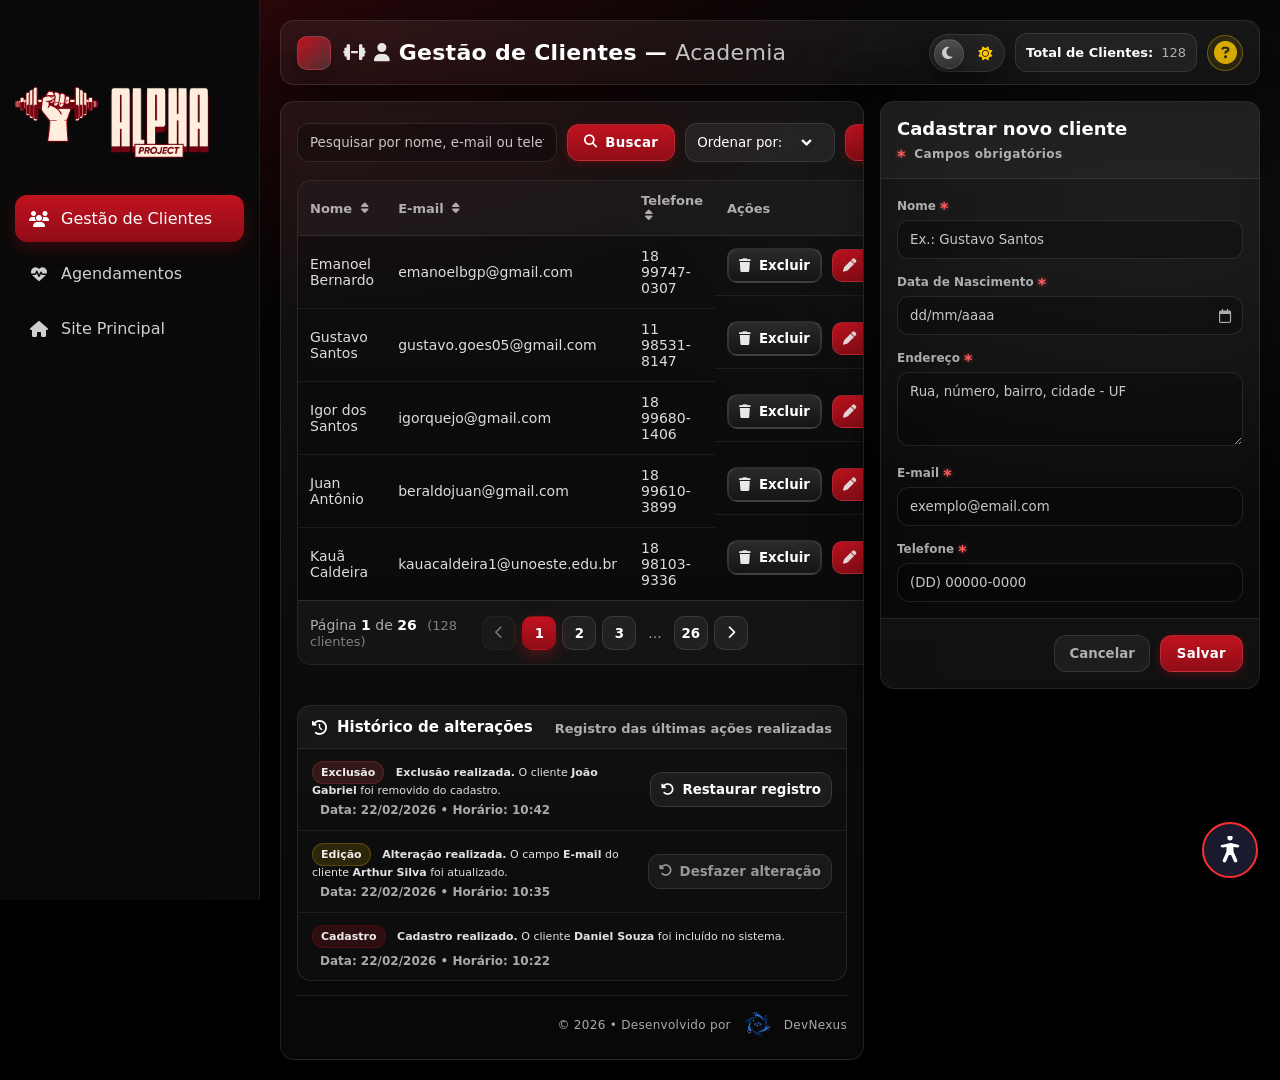
<file: html/Sitezin.html>
<!doctype html>
<html lang="pt-br">
<head>
  <meta charset="UTF-8" />
  <meta name="viewport" content="width=device-width, initial-scale=1.0" />
  <title>Gestão de Clientes – Academia</title>

  <link rel="stylesheet" href="https://cdnjs.cloudflare.com/ajax/libs/font-awesome/6.5.0/css/all.min.css">
  <link href="https://fonts.googleapis.com/css2?family=Inter:wght@600;700&display=swap" rel="stylesheet">

  <style>
    :root{
      --bg: #000000;
      --panel: rgba(255,255,255,.06);
      --panel2: rgba(255,255,255,.08);
      --border: rgba(255,255,255,.10);
      --text: rgb(255,255,255);
      --muted: rgba(255,255,255,.65);

      /* cores da marca */
      --blue:#C1121F;
      --blue2:#8F0D17;
      --red:#C1121F;
      --red2:#8F0D17;

      --shadow: 0 18px 60px rgba(0,0,0,.55);
      --radius: 14px;
    }

    *{ box-sizing:border-box; font-family: system-ui, -apple-system, Segoe UI, Roboto, Arial; }

  /* ==========================
     SIDEBAR PROJECT ALPHA
  ========================== */

  .sidebar{
    position:fixed;
    top:0;
    left:0;

    width:260px;
    height:100vh;

    background:#090909;

    border-right:1px solid rgba(255,255,255,.08);

    padding:25px 15px;

    display:flex;
    flex-direction:column;

    z-index:1000;
  }

  .sidebar-brand{
    display:flex;
    align-items:center;
    gap:12px;

    margin-bottom:-25px;
}

.sidebar-brand img{
    width:195px;
    height:195px;
    object-fit:contain;
}

  .sidebar-brand h2{
    margin:0;

    color:#fff;

    font-size:22px;

    font-weight:800;
  }

  .sidebar-menu{
    display:flex;
    flex-direction:column;
    gap:8px;
  }

  .sidebar-link{
    display:flex;
    align-items:center;
    gap:12px;

    padding:14px;

    border-radius:12px;

    color:#cfcfcf;

    text-decoration:none;

    transition:.25s;
  }

  .sidebar-link i{
    width:20px;
    text-align:center;
  }

  .sidebar-link:hover{
    background:rgba(193,18,31,.15);
    color:#fff;
  }

  .sidebar-link.active{
    background:linear-gradient(
      180deg,
      #C1121F,
      #8F0D17
    );

    color:#fff;

    box-shadow:
    0 6px 18px rgba(193,18,31,.25);
  }

    body{
      margin:0;
      color:var(--text);
      background:
        radial-gradient(1200px 600px at 20% 0%, rgba(193,18,31,.20), transparent 55%),
        radial-gradient(900px 500px at 90% 20%, rgba(255,255,255,.05), transparent 60%),
        linear-gradient(180deg, #050505, var(--bg));
      min-height:100vh;
    }

    /* ===== MODO CLARO ===== */
    body.light{
      --bg:#f3f5f9;
      --panel: rgba(255,255,255,.92);
      --panel2: rgba(255,255,255,.82);
      --border: rgba(15, 23, 42, .18);
      --text:#0f172a;
      --muted:#475569;
      --shadow: 0 4px 10px rgba(15,23,42,.10), 0 1px 1px rgba(15,23,42,.06);
      --btnText: #fff;
      --btnShadow: 0 10px 24px rgba(15,23,42,.12);
      --soft: rgba(15,23,42,.06);
      --softHover: rgba(15,23,42,.10);
    }

    body.light{
      background: linear-gradient(180deg, #ffffff, var(--bg));
    }

    body.light .btn{ box-shadow: none; }

    body.light .input,
    body.light .select{
      background: rgba(255,255,255,.85);
      color: var(--text);
    }

    body.light table{
      background: rgba(255,255,255,.85);
    }

    body.light .input::placeholder{
      color: rgba(15,23,42,.45);
    }

    .app{
      margin-left:260px;

      padding:20px;

      max-width:calc(100% - 10px);
    }

    .topbar{
      display:flex;
      align-items:center;
      justify-content:space-between;
      gap: 14px;
      padding: 12px 16px;
      border: 1px solid var(--border);
      border-radius: var(--radius);
      background: linear-gradient(180deg, rgba(255,255,255,.06), rgba(255,255,255,.04));
      box-shadow: var(--shadow);
      backdrop-filter: blur(10px);
      overflow:hidden;
    }

    .brand{
      display:flex;
      align-items:center;
      gap: 12px;
      min-width: 0;
    }

    .logo{
      width: 34px;
      height: 34px;
      border-radius: 10px;
      background: linear-gradient(135deg, #C1121F, rgba(255,255,255,.14));
      border: 1px solid rgba(255,255,255,.12);
      box-shadow: 0 10px 28px rgba(0,0,0,.35);
      flex: 0 0 auto;
    }

    .title{
      display:flex;
      align-items:center;
      gap:8px;
      font-size: 22px;
      font-weight: 700;
      letter-spacing:.3px;
      min-width:0;
      white-space: nowrap;
      overflow:hidden;
      text-overflow: ellipsis;
    }

    .accent{
      color: rgba(255,255,255,.75);
      font-weight: 500;
    }

    .title i{
      font-size:18px;
      opacity:.9;
      flex: 0 0 auto;
    }

    .subtitle{
      font-size: 14px;
      color: var(--muted);
      font-weight: 500;
      margin-left: 6px;
      flex: 0 0 auto;
    }

    .actions{
      display:flex;
      align-items:center;
      gap: 10px;
      flex-wrap: nowrap;
      justify-content:flex-end;
      white-space: nowrap;
    }

    .pill strong{ color: var(--text); }

    .pill{
      display:flex;
      align-items:center;
      gap: 8px;
      padding: 11px 10px;
      border-radius: 12px;
      border: 1px solid var(--border);
      background: rgba(255,255,255,.05);
      color: var(--muted);
      font-size: 13px;
    }

    .btn{
      border: 0;
      cursor: pointer;
      padding: 10px 16px;
      border-radius: 12px;
      font-weight: 700;
      letter-spacing: .3px;
      color: #fff;
      background: linear-gradient(180deg, var(--red), var(--red2));
      border: 1px solid rgba(255,255,255,.12);
      box-shadow:
        0 2px 8px rgba(193,18,31,.35),
        0 2px 6px rgba(0,0,0,.25);
      display: inline-flex;
      align-items: center;
      gap: 8px;
      white-space: nowrap;
      transition: all .18s ease;
    }

    .btn:active{ transform: translateY(1px); }

    .iconbtn{
      width: 38px;
      height: 38px;
      display:grid;
      place-items:center;
      border-radius: 12px;
      border: 1px solid var(--border);
      background: rgba(255,255,255,0.05);
      color: var(--muted);
      cursor:pointer;
    }

    .iconbtn2{
      font-family: 'Inter', sans-serif;
      font-weight: 700;
      font-size: 23px;
      width: 36px;
      height: 36px;
      display: flex;
      align-items: center;
      justify-content: center;
      border-radius: 50%;
      border: 1px solid rgba(240,190,0,.35);
      background: rgba(240,190,0,.10);
      color: rgba(240,190,0,0.88);
      cursor: pointer;
      transition: all .18s ease;
    }

    .iconbtn2:hover{
      background: rgba(240,190,0,.18);
      transform: translateY(-1px);
    }

    .iconbtn2:active{ transform: translateY(0); }

    .grid{
      display:grid;
      grid-template-columns: 1fr 380px;
      gap: 16px;
      margin-top: 16px;
      align-items: start;
    }

    body.light .card,
    body.light .topbar{
      backdrop-filter: none;
    }

    .card{
      border: 1px solid var(--border);
      border-radius: var(--radius);
      background: linear-gradient(180deg, rgba(255,255,255,.06), rgba(255,255,255,.03));
      box-shadow: var(--shadow);
      backdrop-filter: blur(10px);
      overflow:hidden;
    }

    .cardBody{ padding: 16px; }

    .searchRow{
      display: flex;
      align-items: center;
      gap: 10px;
      margin-bottom: 14px;
      flex-wrap: nowrap;
    }

    .searchRow .input{
      flex: 1 1 420px;
      min-width: 260px;
    }

    .searchRow .btn,
    .searchRow .select,
    .searchRow .iconbtn3{
      flex: 0 0 auto;
      white-space: nowrap;
    }

    .searchRow .select{
      width: 180px;
      min-width: 160px;
    }

    .searchRow .btn:last-of-type{
      min-width: 140px;
    }

    .input{
      width:100%;
      padding: 11px 12px;
      border-radius: 12px;
      border: 1px solid var(--border);
      background: rgba(0,0,0,.25);
      color: var(--text);
      outline:none;
    }

    .input::placeholder{ color: #c7c7c7; }

    .input:focus{
      border-color: var(--red);
      box-shadow: 0 0 0 2px rgba(193,18,31,.25);
    }

    .select{
      width: 180px;
      padding: 11px 12px;
      border-radius: 12px;
      border: 1px solid var(--border);
      background: rgba(255,255,255,.06);
      color: var(--text);
      outline:none;
      appearance: none;
      -webkit-appearance: none;
      -moz-appearance: none;
      padding: 11px 38px 11px 12px;
      background-repeat: no-repeat;
      background-position: right 12px center;
      background-size: 15px;
    }

.select{
  appearance: none;
  -webkit-appearance: none;
  -moz-appearance: none;
}
.searchRow .select{
  width: 150px;   /* diminui aqui */
  min-width: 120px;
  flex: 0 0 auto; /* impede crescer */
}
.select{
  padding: 11px 18px 11px 11px; /* espaço extra à direita */

  background-image: url("data:image/svg+xml,%3Csvg xmlns='http://www.w3.org/2000/svg' width='16' height='16' stroke='white' viewBox='0 0 16 16'%3E%3Cpath d='M4 6l4 4 4-4' stroke-width='2.5' fill='none' stroke-linecap='round' stroke-linejoin='round'/%3E%3C/svg%3E");

  background-repeat: no-repeat;
  background-position: right 20px center;
  background-size: 15px;
}

    body.light .select{
      background: rgba(255,255,255,.92);
    }

    table{
      width:100%;
      border-collapse: separate;
      border-spacing: 0;
      overflow:hidden;
      border-radius: 14px;
      border: 1px solid var(--border);
      background: rgba(0,0,0,.18);
    }

    body.light table{
      background: rgba(255,255,255,.92);
    }

    thead th{
      text-align:left;
      font-size: 13px;
      color: var(--muted);
      font-weight: 700;
      padding: 12px 12px;
      border-bottom: 1px solid rgba(255,255,255,.09);
      background: rgba(255,255,255,.04);
    }

    body.light thead th{
      background: rgba(2,6,23,.04);
    }

    tbody td{
      padding: 12px 12px;
      border-bottom: 1px solid rgba(255,255,255,.07);
      color: rgba(255,255,255,.86);
      font-size: 14px;
    }

    body.light tbody td{ color: var(--text); }
    tbody tr:last-child td{ border-bottom: 0; }

    tbody tr:hover{
      background: rgba(255,255,255,.04);
      transition: .15s ease;
    }

    .tdActions{
      display:flex;
      gap: 10px;
      align-items:center;
    }

    .mini{
      padding: 8px 10px;
      border-radius: 10px;
      border: 1px solid rgba(255,255,255,.10);
      font-weight: 800;
      cursor:pointer;
      color:#fff;
      display:inline-flex;
      align-items:center;
      gap:8px;
      white-space: nowrap;
    }

    .mini i{ opacity:.9; }

    /* editar neutro pra diferenciar melhor da exclusão */
    .mini.blue{
      background: linear-gradient(180deg, #2a2a2a, #151515);
      border: 2px solid rgba(255,255,255,.10);
    }

    .mini.red{
      background: linear-gradient(180deg, var(--red), var(--red2));
      border: 1px solid rgba(255,255,255,.10);
    }

    .footer{
      display:grid;
      grid-template-columns: 1fr auto 1fr;
      align-items:center;
      gap: 12px;
      margin-top: 16px;
      color: #ededed;
      font-size: 15px;
    }

    .footer .leftInfo{ justify-self: start; }
    .footer .pager{ justify-self: center; }
    .footer .rightSpace{ justify-self: end; }

    .pager{
      display:flex;
      gap: 8px;
      align-items:center;
    }

    .page{
      width: 34px;
      height: 34px;
      display:grid;
      place-items:center;
      border-radius: 10px;
      border: 1px solid var(--border);
      background: rgba(255,255,255,.05);
      color: var(--muted);
      cursor:pointer;
      font-weight: 800;
    }

    .page.active{
      color:#fff;
      background: linear-gradient(180deg, var(--red), var(--red2));
      border-color: transparent;
      box-shadow: 0 6px 16px rgba(193,18,31,.35);
    }

    .sideHead{
      display:flex;
      align-items:center;
      justify-content:space-between;
      padding: 16px;
      border-bottom: 1px solid rgba(255,255,255,.08);
      background: rgba(255,255,255,.03);
    }

    .sideTitle{
      font-size: 18px;
      font-weight: 800;
    }

    .form{
      padding: 16px;
      display:grid;
      gap: 12px;
    }

    .label{
      font-size: 12px;
      color: var(--muted);
      margin-bottom: 6px;
      display:block;
      font-weight: 700;
    }

    textarea.input{
      min-height: 74px;
      resize: vertical;
    }

    .sideBtns{
      display:flex;
      gap: 10px;
      justify-content:flex-end;
      padding: 16px;
      border-top: 1px solid rgba(255,255,255,.08);
      background: rgba(255,255,255,.03);
    }

    .btnGhost{
      padding: 10px 14px;
      border-radius: 12px;
      border: 1px solid var(--border);
      background: rgba(255,255,255,.05);
      color: var(--muted);
      font-weight: 800;
      cursor:pointer;
    }

    .logMeta{
      margin-top: 6px;
      font-size: 12px;
      color: var(--muted);
    }

    @media (max-width: 980px){
      .grid{ grid-template-columns: 1fr; }
      .actions{ flex-wrap: wrap; }
    }

    .themeToggle{
      --h: 38px;
      --w: 76px;
      --pad: 4px;
      position: relative;
      width: var(--w);
      height: var(--h);
      border-radius: 999px;
      border: 1px solid var(--border);
      background: rgba(255,255,255,.06);
      box-shadow: 0 14px 34px rgba(0,0,0,.35);
      cursor: pointer;
      display: inline-flex;
      align-items: center;
      justify-content: space-between;
      padding: 0 12px;
      user-select: none;
      flex: 0 0 auto;
    }

    .themeToggle i{
      font-size: 14px;
      color: rgba(255,255,255,.75);
      z-index: 2;
    }

    body.light .themeToggle i{ color: rgba(0,0,0,.55); }

    .themeToggle input{
      position:absolute;
      inset:0;
      opacity:0;
      cursor:pointer;
    }

    .pager-wrapper {
      display: flex;
      justify-content: space-between;
      align-items: center;
      margin-top: 1px;
      padding-top: -20px;
      flex-wrap: wrap;
      gap: 12px;
    }

    .pager-info {
      color: var(--muted);
      font-size: 14px;
    }

    .pager-info strong {
      color: #fff;
    }

    body.light .pager-info strong{
      color: var(--text);
    }

    .total {
      margin-left: 6px;
      font-size: 13px;
      opacity: .7;
    }

    .pager {
      display: flex;
      gap: 6px;
      align-items: center;
    }

    .page {
      min-width: 34px;
      height: 34px;
      padding: 0 10px;
      border-radius: 10px;
      border: 1px solid var(--border);
      background: var(--panel);
      color: #fff;
      font-weight: 600;
      cursor: pointer;
      transition: all .2s ease;
      display: flex;
      align-items: center;
      justify-content: center;
    }

    body.light .page{
      color: var(--text);
    }

    .page:hover:not(:disabled) {
      background: rgba(193,18,31,.25);
      transform: translateY(-2px);
    }

    .page:disabled {
      opacity: .4;
      cursor: not-allowed;
    }

    .credit{
      margin-top: 14px;
      padding-top: 10px;
      border-top: 1px solid var(--border);
      display: flex;
      justify-content: flex-end;
      align-items: center;
      gap: 8px;
      font-size: 12px;
      color: var(--muted);
      letter-spacing: .3px;
    }

    .credit img{
      height: 37px;
      width: auto;
      object-fit: contain;
      opacity: .85;
    }

    body.light .credit strong{
      color: var(--text);
    }

    .dots {
      padding: 0 6px;
      opacity: .6;
    }

    .themeToggle .knob{
      position:absolute;
      top: var(--pad);
      left: var(--pad);
      width: calc(var(--h) - (var(--pad) * 2));
      height: calc(var(--h) - (var(--pad) * 2));
      border-radius: 999px;
      background: linear-gradient(180deg, rgba(255,255,255,.20), rgba(255,255,255,.08));
      border: 1px solid rgba(255,255,255,.12);
      box-shadow: 0 12px 26px rgba(0,0,0,.45);
      transition: transform .22s ease;
    }

    .themeToggle input:checked ~ .knob{
      transform: translateX(calc(var(--w) - var(--h)));
    }

    .themeToggle:hover{
      background: rgba(255,255,255,.08);
    }

    .iconbtn3{
      width: 48px;
      height: 48px;
      display:grid;
      place-items:center;
      border-radius: 12px;
      border: 1px solid var(--border);
      background: rgba(255,255,255,0.05);
      color: rgb(255,255,255);
      cursor:pointer;
    }

    body.light .iconbtn3{
      color: var(--text);
    }

    .iconbtn3 i{ font-size: 16px; }

    .sortIcon{
      font-size: 12px;
      margin-left: 4px;
      position: relative;
      top: -1px;
      color: var(--muted);
      transition: .2s ease;
    }

    .asterisk {
      color: #ff5e5e;
      font-weight: 700;
      font-size: 16px;
      position: relative;
      top: 4px;
      text-shadow: 0 0 4px rgba(255,94,94,0.6);
    }

    .formHint{
      font-size: 12px;
      letter-spacing: .4px;
      text-transform: none;
      color: var(--muted);
      margin-top: 4px;
      font-weight: 600;
    }

    .formHint .asterisk{
      color: #ff5e5e;
      font-weight: 800;
      margin-right: 4px;
    }

    .logCard{
      margin-top: 40px;
      padding-top: 14px 12px;
      border: 1px solid var(--border);
      border-radius: var(--radius);
      background: rgba(255,255,255,.02);
      overflow: hidden;
    }

    .logHead{
      display:flex;
      align-items:flex-end;
      justify-content:space-between;
      gap: 12px;
      padding: 12px 14px;
      border-bottom: 1px solid rgba(255,255,255,.08);
      background: rgba(255,255,255,.03);
    }

    .logTitle{
      display:flex;
      align-items:center;
      gap: 10px;
      font-weight: 850;
      font-size: 15px;
    }

    .logHint{
      color: var(--muted);
      font-size: 13px;
      font-weight: 600;
    }

    .logList{ display:grid; }

    .logItem{
      display:flex;
      align-items:center;
      justify-content:space-between;
      gap: 12px;
      padding: 12px 14px;
      border-bottom: 1px solid rgba(255,255,255,.07);
    }

    .logItem:last-child{ border-bottom: 0; }

    .logText{
      color: rgba(255,255,255,.88);
      font-size: 11px;
      line-height: 1.2;
    }

    body.light .logText{ color: var(--text); }

    .logMeta{
      margin-left: 8px;
      color: var(--muted);
      font-size: 12px;
      font-weight: 600;
    }

    tfoot td{
      background: rgba(255,255,255,.04);
      border-top: 1px solid var(--border);
    }

    body.light tfoot td{
      background: rgba(2,6,23,.04);
    }

    .badge{
      display:inline-flex;
      align-items:center;
      padding: 4px 8px;
      border-radius: 999px;
      font-size: 11px;
      font-weight: 900;
      margin-right: 8px;
      border: 1px solid rgba(255,255,255,.10);
    }

    .badge.add{
      background: rgba(193,18,31,.18);
      color: rgba(255,255,255,.92);
      border-color: rgba(193,18,31,.22);
    }

    .badge.edit{
      background: rgba(240,190,0,.14);
      color: rgba(255,255,255,.92);
      border-color: rgba(240,190,0,.22);
    }

    .badge.del{
      background: rgba(214,69,69,.18);
      color: rgba(255,255,255,.92);
      border-color: rgba(214,69,69,.22);
    }

    .logAction{
      border: 1px solid rgba(255,255,255,.12);
      background: rgba(255,255,255,.06);
      color: #fff;
      border-radius: 12px;
      padding: 9px 10px;
      font-weight: 900;
      cursor: pointer;
      display:inline-flex;
      align-items:center;
      gap: 8px;
      white-space: nowrap;
    }

    .inputIcon{
      position: relative;
    }

    .inputIcon i{
      position: absolute;
      right: 12px;
      top: 50%;
      transform: translateY(-50%);
      color: var(--muted);
      font-size: 14px;
      pointer-events: auto;
      cursor: pointer;
    }

    .inputIcon .input{
      padding-right: 38px;
    }

    .logAction:hover{ background: rgba(255,255,255,.09); }

    .logAction.ghost{
      color: var(--muted);
      cursor: default;
      opacity: .85;
    }

    body.light .logCard{ background: rgba(2,6,23,.03); }
    body.light .logHead{ border-bottom-color: rgba(2,6,23,.10); }
    body.light .logItem{ border-bottom-color: rgba(2,6,23,.08); }
    body.light .logAction{ color: var(--text); background: rgba(2,6,23,.04); }

  @media (max-width:1200px){

    .sidebar{
      position:relative;

      width:100%;
      height:auto;

      border-right:none;
      border-bottom:1px solid rgba(255,255,255,.08);
    }

    .app{
      margin-left:0;
      max-width:100%;
    }

  }

  </style>
</head>

<body>
  <div class="sidebar">

    <div class="sidebar-brand">
      <img src="imagens/Logo-nav.png" alt="Project Alpha">
    </div>

    <nav class="sidebar-menu">

      <a href="Sitezin.html" class="sidebar-link active">
        <i class="fa-solid fa-users"></i>
        <span>Gestão de Clientes</span>
      </a>

      <a href="dashboard-2.html" class="sidebar-link">
        <i class="fa-solid fa-heart-pulse"></i>
        <span>Agendamentos</span>
      </a>

      <a href="../index.html" class="sidebar-link">
        <i class="fa-solid fa-house"></i>
        <span>Site Principal</span>
      </a>

    </nav>

  </div>

  <div class="app">
    <div class="topbar">
      <div class="brand">
        <div class="logo"></div>

        <div class="title">
          <i class="fa-solid fa-dumbbell"></i>
          <i class="fa-solid fa-user"></i>
          Gestão de Clientes — <span class="accent">Academia</span>
        </div>
      </div>

      <div class="actions">
        <label class="themeToggle" title="Alternar tema">
          <input id="themeSwitch" type="checkbox" />
          <i class="fa-solid fa-moon"></i>
          <i class="fa-solid fa-sun fa-rotate-180" style="color: rgb(255,200,5)"></i>
          <span class="knob"></span>
        </label>

        <div class="pill"><strong>Total de Clientes:</strong> 128</div>
        <button class="iconbtn2" title="Ajuda" aria-label="Ajuda"><i class="fa fa-question-circle" aria-hidden="true"></i></button>
      </div>
    </div>

    <div class="grid">
      <div class="card">
        <div class="cardBody">
          <div class="searchRow">
            <input class="input" placeholder="Pesquisar por nome, e-mail ou telefone" />

            <button class="btn">
              <i class="fa-solid fa-magnifying-glass"></i>
              Buscar
            </button>

            <select class="select">
              <option>Ordenar por:</option>
              <option>Nome (A-Z)</option>
              <option>Nome (Z-A)</option>
              <option>Mais recentes</option>
            </select>

            <button class="btn">+ Novo cliente</button>

            <button class="iconbtn3" title="Config tabela" aria-label="Configurar colunas da tabela">
              <i class="fa-solid fa-sliders" aria-hidden="true"></i>
            </button>
          </div>

          <table>
            <thead>
              <tr>
                <th style="width:24%;" class="active">
                  Nome
                  <i class="fa-solid fa-sort sortIcon"></i>
                </th>

                <th style="width:30%;">
                  E-mail
                  <i class="fa-solid fa-sort sortIcon"></i>
                </th>

                <th style="width:22%;">
                  Telefone
                  <i class="fa-solid fa-sort sortIcon"></i>
                </th>

                <th style="width:24%;">
                  Ações
                </th>
              </tr>
            </thead>

            <tbody>
  <tr>
    <td>Emanoel Bernardo</td>
    <td>emanoelbgp@gmail.com</td>
    <td>18 99747-0307</td>
    <td class="tdActions">
      <button class="mini blue">
        <i class="fa-solid fa-trash"></i>
        Excluir
      </button>
      <button class="mini red">
        <i class="fa-solid fa-pen"></i>
        Editar
      </button>
    </td>
  </tr>

  <tr>
    <td>Gustavo Santos</td>
    <td>gustavo.goes05@gmail.com</td>
    <td>11 98531-8147</td>
    <td class="tdActions">
      <button class="mini blue">
        <i class="fa-solid fa-trash"></i>
        Excluir
      </button>
      <button class="mini red">
        <i class="fa-solid fa-pen"></i>
        Editar
      </button>
    </td>
  </tr>

  <tr>
    <td>Igor dos Santos</td>
    <td>igorquejo@gmail.com</td>
    <td>18 99680-1406</td>
    <td class="tdActions">
      <button class="mini blue">
        <i class="fa-solid fa-trash"></i>
        Excluir
      </button>
      <button class="mini red">
        <i class="fa-solid fa-pen"></i>
        Editar
      </button>
    </td>
  </tr>

  <tr>
    <td>Juan Antônio</td>
    <td>beraldojuan@gmail.com</td>
    <td>18 99610-3899</td>
    <td class="tdActions">
      <button class="mini blue">
        <i class="fa-solid fa-trash"></i>
        Excluir
      </button>
      <button class="mini red">
        <i class="fa-solid fa-pen"></i>
        Editar
      </button>
    </td>
  </tr>

  <tr>
    <td>Kauã Caldeira</td>
    <td>kauacaldeira1@unoeste.edu.br</td>
    <td>18 98103-9336</td>
    <td class="tdActions">
      <button class="mini blue">
        <i class="fa-solid fa-trash"></i>
        Excluir
      </button>
      <button class="mini red">
        <i class="fa-solid fa-pen"></i>
        Editar
      </button>
    </td>
  </tr>
</tbody>

<tfoot>
              <tr>
                <td colspan="4" style="padding: 14px 12px; border-top: 1px solid var(--border);">
                  <div style="display:grid; grid-template-columns: 1fr auto 1fr; align-items:center; font-size:14px;">
                    <div class="pager-info">
                      Página <strong>1</strong> de <strong>26</strong>
                      <span class="total">(128 clientes)</span>
                    </div>

                    <nav class="pager-wrapper" aria-label="Paginação">
                      <div class="pager">
                        <button class="page prev" aria-label="Página anterior" disabled>
                          <i class="fa-solid fa-chevron-left"></i>
                        </button>

                        <button class="page active" aria-current="page">1</button>
                        <button class="page">2</button>
                        <button class="page">3</button>
                        <span class="dots">...</span>
                        <button class="page">26</button>

                        <button class="page next" aria-label="Próxima página">
                          <i class="fa-solid fa-chevron-right"></i>
                        </button>
                      </div>
                    </nav>

                    <div></div>
                  </div>
                </td>
              </tr>
            </tfoot>
          </table>

          <div class="logCard">
            <div class="logHead">
              <div class="logTitle">
                <i class="fa-solid fa-clock-rotate-left"></i>
                Histórico de alterações
              </div>
              <div class="logHint">Registro das últimas ações realizadas</div>
            </div>

            <div class="logList">
              <div class="logItem">
                <div class="logText">
                  <span class="badge del">Exclusão</span>
                  <strong>Exclusão realizada.</strong>
                  O cliente <strong>João Gabriel</strong> foi removido do cadastro.
                  <div class="logMeta">Data: 22/02/2026 • Horário: 10:42</div>
                </div>
                <button class="logAction">
                  <i class="fa-solid fa-rotate-left"></i> Restaurar registro
                </button>
              </div>

              <div class="logItem">
                <div class="logText">
                  <span class="badge edit">Edição</span>
                  <strong>Alteração realizada.</strong>
                  O campo <strong>E-mail</strong> do cliente <strong>Arthur Silva</strong> foi atualizado.
                  <div class="logMeta">Data: 22/02/2026 • Horário: 10:35</div>
                </div>
                <button class="logAction ghost">
                  <i class="fa-solid fa-rotate-left"></i> Desfazer alteração
                </button>
              </div>

              <div class="logItem">
                <div class="logText">
                  <span class="badge add">Cadastro</span>
                  <strong>Cadastro realizado.</strong>
                  O cliente <strong>Daniel Souza</strong> foi incluído no sistema.
                  <div class="logMeta">Data: 22/02/2026 • Horário: 10:22</div>
                </div>
              </div>
            </div>
          </div>

          <div class="credit">
            <span>© 2026 • Desenvolvido por</span>
            <img src="imagens/Devnexus.png" alt="Devnexus"> DevNexus
          </div>
        </div>
      </div>

      <div class="card">
        <div class="sideHead">
          <div>
            <div class="sideTitle">Cadastrar novo cliente</div>
            <div class="formHint">
              <span class="asterisk">*</span> Campos obrigatórios
            </div>
          </div>

        </div>

        <div class="form">
          <div>
            <label class="label">Nome <span class="asterisk">*</span></label>
            <input class="input" placeholder="Ex.: Gustavo Santos" />
          </div>

          <div>
            <label class="label">Data de Nascimento <span class="asterisk">*</span></label>
            <div class="inputIcon">
              <i class="fa-regular fa-calendar"></i>
              <input class="input" placeholder="dd/mm/aaaa" />
            </div>
          </div>

          <div>
            <label class="label">Endereço <span class="asterisk">*</span></label>
            <textarea class="input" placeholder="Rua, número, bairro, cidade - UF"></textarea>
          </div>

          <div>
            <label class="label">E-mail <span class="asterisk">*</span></label>
            <input class="input" type="email" placeholder="exemplo@email.com" />
          </div>
<div>
            <label class="label">
              Telefone <span class="asterisk">*</span>
            </label>
            <input class="input" placeholder="(DD) 00000-0000" />
          </div>
        </div>

        <div class="sideBtns">
          <button class="btnGhost">Cancelar</button>
          <button class="btn">Salvar</button>
        </div>
      </div>
    </div>
  </div>

  <script>
    const themeSwitch = document.getElementById('themeSwitch');

    themeSwitch.addEventListener('change', () => {
      document.body.classList.toggle('light', themeSwitch.checked);
    });
  </script>
  <script src="../js/acessibilidade.js" defer></script>
</body>
</html>
</file>
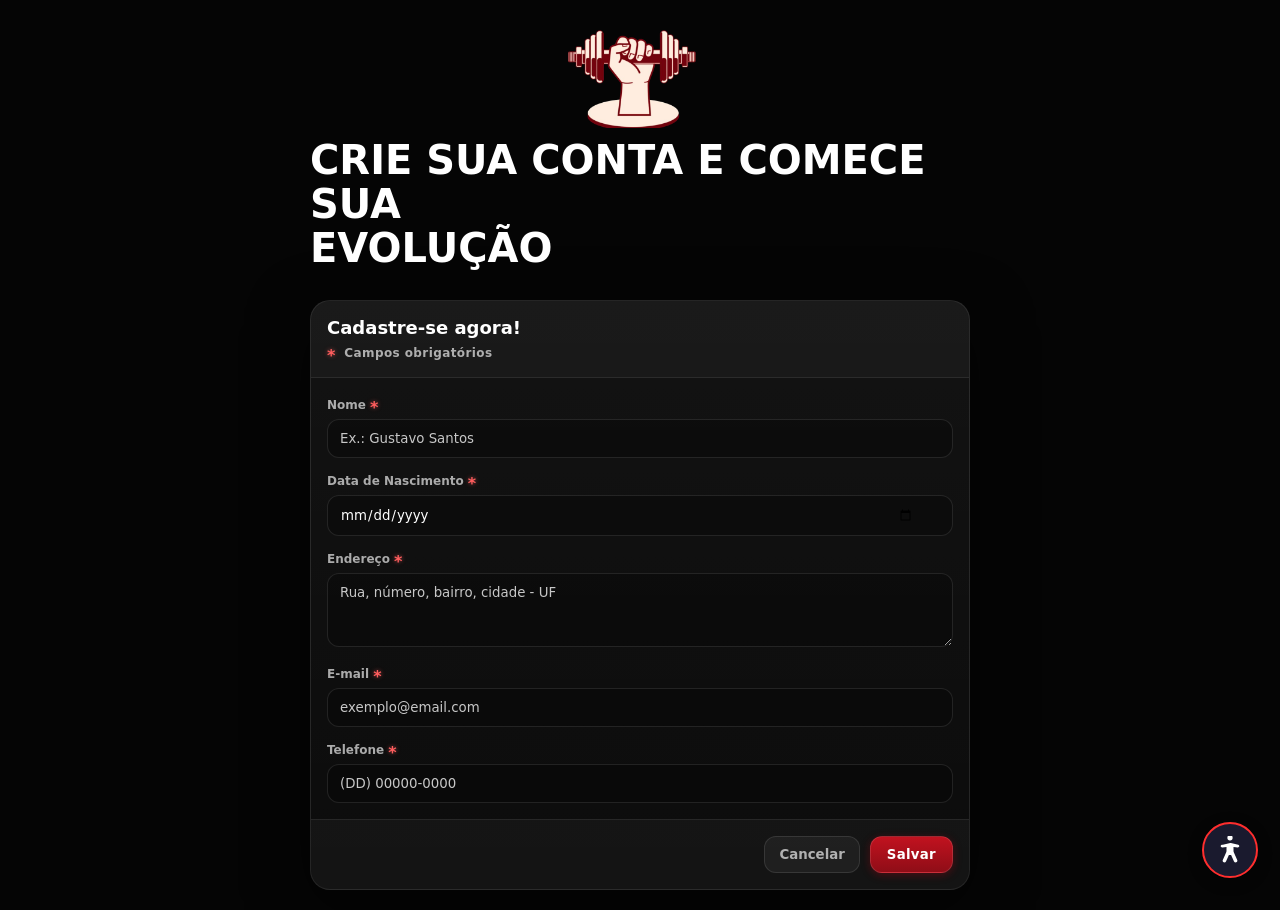
<file: html/teste-cadastro.html>
<!DOCTYPE html>
<html lang="pt-BR">
<head>
    <meta charset="UTF-8">
    <meta name="viewport" content="width=device-width, initial-scale=1.0">
    <title>Project Alpha | Cadastro</title>
</head>
<style>
  :root{
      --bg: #000000;
      --panel: rgba(255,255,255,.06);
      --panel2: rgba(255,255,255,.08);
      --border: rgba(255,255,255,.10);
      --text: rgb(255,255,255);
      --muted: rgba(255,255,255,.65);

      /* cores da marca */
      --blue:#C1121F;
      --blue2:#8F0D17;
      --red:#C1121F;
      --red2:#8F0D17;

      --shadow: 0 18px 60px rgba(0,0,0,.55);
      --radius: 14px;
    }

    *{ box-sizing:border-box; font-family: system-ui, -apple-system, Segoe UI, Roboto, Arial; }

    body{
      margin:0;
      color:var(--text);
      background:
        radial-gradient(1200px 600px at 20% 0%, rgba(193,18,31,.20), transparent 55%),
        radial-gradient(900px 500px at 90% 20%, rgba(255,255,255,.05), transparent 60%),
        linear-gradient(180deg, #050505, var(--bg));
      min-height:100vh;
    }

    /* ===== MODO CLARO ===== */
    body.light{
      --bg:#f3f5f9;
      --panel: rgba(255,255,255,.92);
      --panel2: rgba(255,255,255,.82);
      --border: rgba(15, 23, 42, .18);
      --text:#0f172a;
      --muted:#475569;
      --shadow: 0 4px 10px rgba(15,23,42,.10), 0 1px 1px rgba(15,23,42,.06);
      --btnText: #fff;
      --btnShadow: 0 10px 24px rgba(15,23,42,.12);
      --soft: rgba(15,23,42,.06);
      --softHover: rgba(15,23,42,.10);
    }

    body.light{
      background: linear-gradient(180deg, #ffffff, var(--bg));
    }

    body.light .btn{ box-shadow: none; }

    body.light .input,
    body.light .select{
      background: rgba(255,255,255,.85);
      color: var(--text);
    }

    body.light table{
      background: rgba(255,255,255,.85);
    }

    body.light .input::placeholder{
      color: rgba(15,23,42,.45);
    }

    .app{
      max-width: 1600px;
      margin: 25px auto;
      padding: 0 85px;
    }

    .topbar{
      display:flex;
      align-items:center;
      justify-content:space-between;
      gap: 14px;
      padding: 12px 16px;
      border: 1px solid var(--border);
      border-radius: var(--radius);
      background: linear-gradient(180deg, rgba(255,255,255,.06), rgba(255,255,255,.04));
      box-shadow: var(--shadow);
      backdrop-filter: blur(10px);
      overflow:hidden;
    }

    .brand{
      display:flex;
      align-items:center;
      gap: 12px;
      min-width: 0;
    }

    .logo{
      width: 34px;
      height: 34px;
      border-radius: 10px;
      background: linear-gradient(135deg, #C1121F, rgba(255,255,255,.14));
      border: 1px solid rgba(255,255,255,.12);
      box-shadow: 0 10px 28px rgba(0,0,0,.35);
      flex: 0 0 auto;
    }

    .title{
      display:flex;
      align-items:center;
      gap:8px;
      font-size: 22px;
      font-weight: 700;
      letter-spacing:.3px;
      min-width:0;
      white-space: nowrap;
      overflow:hidden;
      text-overflow: ellipsis;
    }

    .accent{
      color: rgba(255,255,255,.75);
      font-weight: 500;
    }

    .title i{
      font-size:18px;
      opacity:.9;
      flex: 0 0 auto;
    }

    .subtitle{
      font-size: 14px;
      color: var(--muted);
      font-weight: 500;
      margin-left: 6px;
      flex: 0 0 auto;
    }

    .actions{
      display:flex;
      align-items:center;
      gap: 10px;
      flex-wrap: nowrap;
      justify-content:flex-end;
      white-space: nowrap;
    }

    .pill strong{ color: var(--text); }

    .pill{
      display:flex;
      align-items:center;
      gap: 8px;
      padding: 11px 10px;
      border-radius: 12px;
      border: 1px solid var(--border);
      background: rgba(255,255,255,.05);
      color: var(--muted);
      font-size: 13px;
    }

    .btn{
      border: 0;
      cursor: pointer;
      padding: 10px 16px;
      border-radius: 12px;
      font-weight: 700;
      letter-spacing: .3px;
      color: #fff;
      background: linear-gradient(180deg, var(--red), var(--red2));
      border: 1px solid rgba(255,255,255,.12);
      box-shadow:
        0 2px 8px rgba(193,18,31,.35),
        0 2px 6px rgba(0,0,0,.25);
      display: inline-flex;
      align-items: center;
      gap: 8px;
      white-space: nowrap;
      transition: all .18s ease;
    }

    .btn:active{ transform: translateY(1px); }

    .iconbtn{
      width: 38px;
      height: 38px;
      display:grid;
      place-items:center;
      border-radius: 12px;
      border: 1px solid var(--border);
      background: rgba(255,255,255,0.05);
      color: var(--muted);
      cursor:pointer;
    }

    .iconbtn2{
      font-family: 'Inter', sans-serif;
      font-weight: 700;
      font-size: 23px;
      width: 36px;
      height: 36px;
      display: flex;
      align-items: center;
      justify-content: center;
      border-radius: 50%;
      border: 1px solid rgba(240,190,0,.35);
      background: rgba(240,190,0,.10);
      color: rgba(240,190,0,0.88);
      cursor: pointer;
      transition: all .18s ease;
    }

    .iconbtn2:hover{
      background: rgba(240,190,0,.18);
      transform: translateY(-1px);
    }

    .iconbtn2:active{ transform: translateY(0); }

    .grid{
      display:grid;
      grid-template-columns: 1fr 380px;
      gap: 16px;
      margin-top: 16px;
      align-items: start;
    }

    body.light .card,
    body.light .topbar{
      backdrop-filter: none;
    }
body{
  margin:0;
  min-height:100vh;

  display:flex;
  justify-content:center;
  align-items:center;

  background:#050505;

  color:var(--text);
}
    .card{
  width:100%;
  max-width:700px;

  border:1px solid var(--border);
  border-radius:20px;

  background:linear-gradient(
      180deg,
      rgba(255,255,255,.06),
      rgba(255,255,255,.03)
  );

  box-shadow:var(--shadow);

  overflow:hidden;
}
    .cardBody{ padding: 16px; }

    .searchRow{
      display: flex;
      align-items: center;
      gap: 10px;
      margin-bottom: 14px;
      flex-wrap: nowrap;
    }

    .searchRow .input{
      flex: 1 1 420px;
      min-width: 260px;
    }

    .searchRow .btn,
    .searchRow .select,
    .searchRow .iconbtn3{
      flex: 0 0 auto;
      white-space: nowrap;
    }

    .searchRow .select{
      width: 180px;
      min-width: 160px;
    }

    .searchRow .btn:last-of-type{
      min-width: 140px;
    }

    .input{
      width:100%;
      padding: 11px 12px;
      border-radius: 12px;
      border: 1px solid var(--border);
      background: rgba(0,0,0,.25);
      color: var(--text);
      outline:none;
    }

    .input::placeholder{ color: #c7c7c7; }

    .input:focus{
      border-color: var(--red);
      box-shadow: 0 0 0 2px rgba(193,18,31,.25);
    }

    .select{
      width: 180px;
      padding: 11px 12px;
      border-radius: 12px;
      border: 1px solid var(--border);
      background: rgba(255,255,255,.06);
      color: var(--text);
      outline:none;
      appearance: none;
      -webkit-appearance: none;
      -moz-appearance: none;
      padding: 11px 38px 11px 12px;
      background-repeat: no-repeat;
      background-position: right 12px center;
      background-size: 15px;
    }

.select{
  appearance: none;
  -webkit-appearance: none;
  -moz-appearance: none;
}
.searchRow .select{
  width: 150px;   /* diminui aqui */
  min-width: 120px;
  flex: 0 0 auto; /* impede crescer */
}
.select{
  padding: 11px 18px 11px 11px; /* espaço extra à direita */

  background-image: url("data:image/svg+xml,%3Csvg xmlns='http://www.w3.org/2000/svg' width='16' height='16' stroke='white' viewBox='0 0 16 16'%3E%3Cpath d='M4 6l4 4 4-4' stroke-width='2.5' fill='none' stroke-linecap='round' stroke-linejoin='round'/%3E%3C/svg%3E");

  background-repeat: no-repeat;
  background-position: right 20px center;
  background-size: 15px;
}

    body.light .select{
      background: rgba(255,255,255,.92);
    }

    table{
      width:100%;
      border-collapse: separate;
      border-spacing: 0;
      overflow:hidden;
      border-radius: 14px;
      border: 1px solid var(--border);
      background: rgba(0,0,0,.18);
    }

    body.light table{
      background: rgba(255,255,255,.92);
    }

    thead th{
      text-align:left;
      font-size: 13px;
      color: var(--muted);
      font-weight: 700;
      padding: 12px 12px;
      border-bottom: 1px solid rgba(255,255,255,.09);
      background: rgba(255,255,255,.04);
    }

    body.light thead th{
      background: rgba(2,6,23,.04);
    }

    tbody td{
      padding: 12px 12px;
      border-bottom: 1px solid rgba(255,255,255,.07);
      color: rgba(255,255,255,.86);
      font-size: 14px;
    }

    body.light tbody td{ color: var(--text); }
    tbody tr:last-child td{ border-bottom: 0; }

    tbody tr:hover{
      background: rgba(255,255,255,.04);
      transition: .15s ease;
    }

    .tdActions{
      display:flex;
      gap: 10px;
      align-items:center;
    }

    .mini{
      padding: 8px 10px;
      border-radius: 10px;
      border: 1px solid rgba(255,255,255,.10);
      font-weight: 800;
      cursor:pointer;
      color:#fff;
      display:inline-flex;
      align-items:center;
      gap:8px;
      white-space: nowrap;
    }

    .mini i{ opacity:.9; }

    /* editar neutro pra diferenciar melhor da exclusão */
    .mini.blue{
      background: linear-gradient(180deg, #2a2a2a, #151515);
      border: 2px solid rgba(255,255,255,.10);
    }

    .mini.red{
      background: linear-gradient(180deg, var(--red), var(--red2));
      border: 1px solid rgba(255,255,255,.10);
    }

    .footer{
      display:grid;
      grid-template-columns: 1fr auto 1fr;
      align-items:center;
      gap: 12px;
      margin-top: 16px;
      color: #ededed;
      font-size: 15px;
    }

    .footer .leftInfo{ justify-self: start; }
    .footer .pager{ justify-self: center; }
    .footer .rightSpace{ justify-self: end; }

    .pager{
      display:flex;
      gap: 8px;
      align-items:center;
    }

    .page{
      width: 34px;
      height: 34px;
      display:grid;
      place-items:center;
      border-radius: 10px;
      border: 1px solid var(--border);
      background: rgba(255,255,255,.05);
      color: var(--muted);
      cursor:pointer;
      font-weight: 800;
    }

    .page.active{
      color:#fff;
      background: linear-gradient(180deg, var(--red), var(--red2));
      border-color: transparent;
      box-shadow: 0 6px 16px rgba(193,18,31,.35);
    }

    .sideHead{
      display:flex;
      align-items:center;
      justify-content:space-between;
      padding: 16px;
      border-bottom: 1px solid rgba(255,255,255,.08);
      background: rgba(255,255,255,.03);
    }

    .sideTitle{
      font-size: 18px;
      font-weight: 800;
    }

    .form{
      padding: 16px;
      display:grid;
      gap: 12px;
    }

    .label{
      font-size: 12px;
      color: var(--muted);
      margin-bottom: 6px;
      display:block;
      font-weight: 700;
    }

    textarea.input{
      min-height: 74px;
      resize: vertical;
    }

    .sideBtns{
      display:flex;
      gap: 10px;
      justify-content:flex-end;
      padding: 16px;
      border-top: 1px solid rgba(255,255,255,.08);
      background: rgba(255,255,255,.03);
    }

    .btnGhost{
      padding: 10px 14px;
      border-radius: 12px;
      border: 1px solid var(--border);
      background: rgba(255,255,255,.05);
      color: var(--muted);
      font-weight: 800;
      cursor:pointer;
    }

    .logMeta{
      margin-top: 6px;
      font-size: 12px;
      color: var(--muted);
    }

    @media (max-width: 980px){
      .grid{ grid-template-columns: 1fr; }
      .actions{ flex-wrap: wrap; }
    }

    .themeToggle{
      --h: 38px;
      --w: 76px;
      --pad: 4px;
      position: relative;
      width: var(--w);
      height: var(--h);
      border-radius: 999px;
      border: 1px solid var(--border);
      background: rgba(255,255,255,.06);
      box-shadow: 0 14px 34px rgba(0,0,0,.35);
      cursor: pointer;
      display: inline-flex;
      align-items: center;
      justify-content: space-between;
      padding: 0 12px;
      user-select: none;
      flex: 0 0 auto;
    }

    .themeToggle i{
      font-size: 14px;
      color: rgba(255,255,255,.75);
      z-index: 2;
    }

    body.light .themeToggle i{ color: rgba(0,0,0,.55); }

    .themeToggle input{
      position:absolute;
      inset:0;
      opacity:0;
      cursor:pointer;
    }

    .pager-wrapper {
      display: flex;
      justify-content: space-between;
      align-items: center;
      margin-top: 1px;
      padding-top: -20px;
      flex-wrap: wrap;
      gap: 12px;
    }

    .pager-info {
      color: var(--muted);
      font-size: 14px;
    }

    .pager-info strong {
      color: #fff;
    }

    body.light .pager-info strong{
      color: var(--text);
    }

    .total {
      margin-left: 6px;
      font-size: 13px;
      opacity: .7;
    }

    .pager {
      display: flex;
      gap: 6px;
      align-items: center;
    }

    .page {
      min-width: 34px;
      height: 34px;
      padding: 0 10px;
      border-radius: 10px;
      border: 1px solid var(--border);
      background: var(--panel);
      color: #fff;
      font-weight: 600;
      cursor: pointer;
      transition: all .2s ease;
      display: flex;
      align-items: center;
      justify-content: center;
    }

    body.light .page{
      color: var(--text);
    }

    .page:hover:not(:disabled) {
      background: rgba(193,18,31,.25);
      transform: translateY(-2px);
    }

    .page:disabled {
      opacity: .4;
      cursor: not-allowed;
    }

    .credit{
      margin-top: 14px;
      padding-top: 10px;
      border-top: 1px solid var(--border);
      display: flex;
      justify-content: flex-end;
      align-items: center;
      gap: 8px;
      font-size: 12px;
      color: var(--muted);
      letter-spacing: .3px;
    }

    .credit img{
      height: 37px;
      width: auto;
      object-fit: contain;
      opacity: .85;
    }

    body.light .credit strong{
      color: var(--text);
    }

    .dots {
      padding: 0 6px;
      opacity: .6;
    }

    .themeToggle .knob{
      position:absolute;
      top: var(--pad);
      left: var(--pad);
      width: calc(var(--h) - (var(--pad) * 2));
      height: calc(var(--h) - (var(--pad) * 2));
      border-radius: 999px;
      background: linear-gradient(180deg, rgba(255,255,255,.20), rgba(255,255,255,.08));
      border: 1px solid rgba(255,255,255,.12);
      box-shadow: 0 12px 26px rgba(0,0,0,.45);
      transition: transform .22s ease;
    }

    .themeToggle input:checked ~ .knob{
      transform: translateX(calc(var(--w) - var(--h)));
    }

    .themeToggle:hover{
      background: rgba(255,255,255,.08);
    }

    .iconbtn3{
      width: 48px;
      height: 48px;
      display:grid;
      place-items:center;
      border-radius: 12px;
      border: 1px solid var(--border);
      background: rgba(255,255,255,0.05);
      color: rgb(255,255,255);
      cursor:pointer;
    }

    body.light .iconbtn3{
      color: var(--text);
    }

    .iconbtn3 i{ font-size: 16px; }

    .sortIcon{
      font-size: 12px;
      margin-left: 4px;
      position: relative;
      top: -1px;
      color: var(--muted);
      transition: .2s ease;
    }

    .asterisk {
      color: #ff5e5e;
      font-weight: 700;
      font-size: 16px;
      position: relative;
      top: 4px;
      text-shadow: 0 0 4px rgba(255,94,94,0.6);
    }

    .formHint{
      font-size: 12px;
      letter-spacing: .4px;
      text-transform: none;
      color: var(--muted);
      margin-top: 4px;
      font-weight: 600;
    }

    .formHint .asterisk{
      color: #ff5e5e;
      font-weight: 800;
      margin-right: 4px;
    }

    .logCard{
      margin-top: 40px;
      padding-top: 14px 12px;
      border: 1px solid var(--border);
      border-radius: var(--radius);
      background: rgba(255,255,255,.02);
      overflow: hidden;
    }

    .logHead{
      display:flex;
      align-items:flex-end;
      justify-content:space-between;
      gap: 12px;
      padding: 12px 14px;
      border-bottom: 1px solid rgba(255,255,255,.08);
      background: rgba(255,255,255,.03);
    }

    .logTitle{
      display:flex;
      align-items:center;
      gap: 10px;
      font-weight: 850;
      font-size: 15px;
    }

    .logHint{
      color: var(--muted);
      font-size: 13px;
      font-weight: 600;
    }

    .logList{ display:grid; }

    .logItem{
      display:flex;
      align-items:center;
      justify-content:space-between;
      gap: 12px;
      padding: 12px 14px;
      border-bottom: 1px solid rgba(255,255,255,.07);
    }

    .logItem:last-child{ border-bottom: 0; }

    .logText{
      color: rgba(255,255,255,.88);
      font-size: 11px;
      line-height: 1.2;
    }

    body.light .logText{ color: var(--text); }

    .logMeta{
      margin-left: 8px;
      color: var(--muted);
      font-size: 12px;
      font-weight: 600;
    }

    tfoot td{
      background: rgba(255,255,255,.04);
      border-top: 1px solid var(--border);
    }

    body.light tfoot td{
      background: rgba(2,6,23,.04);
    }

    .badge{
      display:inline-flex;
      align-items:center;
      padding: 4px 8px;
      border-radius: 999px;
      font-size: 11px;
      font-weight: 900;
      margin-right: 8px;
      border: 1px solid rgba(255,255,255,.10);
    }

    .badge.add{
      background: rgba(193,18,31,.18);
      color: rgba(255,255,255,.92);
      border-color: rgba(193,18,31,.22);
    }

    .badge.edit{
      background: rgba(240,190,0,.14);
      color: rgba(255,255,255,.92);
      border-color: rgba(240,190,0,.22);
    }

    .badge.del{
      background: rgba(214,69,69,.18);
      color: rgba(255,255,255,.92);
      border-color: rgba(214,69,69,.22);
    }

    .logAction{
      border: 1px solid rgba(255,255,255,.12);
      background: rgba(255,255,255,.06);
      color: #fff;
      border-radius: 12px;
      padding: 9px 10px;
      font-weight: 900;
      cursor: pointer;
      display:inline-flex;
      align-items:center;
      gap: 8px;
      white-space: nowrap;
    }

    .inputIcon{
      position: relative;
    }

    .inputIcon i{
      position: absolute;
      right: 12px;
      top: 50%;
      transform: translateY(-50%);
      color: var(--muted);
      font-size: 14px;
      pointer-events: auto;
      cursor: pointer;
    }

    .inputIcon .input{
      padding-right: 38px;
    }

    .logAction:hover{ background: rgba(255,255,255,.09); }

    .logAction.ghost{
      color: var(--muted);
      cursor: default;
      opacity: .85;
    }

    body.light .logCard{ background: rgba(2,6,23,.03); }
    body.light .logHead{ border-bottom-color: rgba(2,6,23,.10); }
    body.light .logItem{ border-bottom-color: rgba(2,6,23,.08); }
    body.light .logAction{ color: var(--text); background: rgba(2,6,23,.04); }

.registerWrapper{
    width:100%;
    max-width:700px;
    padding:20px;
}

.brandTitle{
    text-align:center;
    margin-bottom:30px;
}

.brandTitle h1{
    margin:0;

    color:#C1121F;

    font-size:1.4rem;

    font-weight:900;
}

.brandTitle h2{
    font-family:'Bebas Neue',sans-serif;
    font-size:clamp(2.5rem,6vw,2.5rem);
    line-height: 1.1;
    margin:10px 0 30px;
    text-align: left;

}

.logo-box {
  width: auto; /* deixa flexível */
  max-width: 400px; /* ajusta conforme a logo */
  height: 108px; /* mantém altura padrão */
  border-radius: 16px;
  text-align: center;
  display: flex;
  margin-left: 122px;
  align-items: center;
  justify-content: center;
  overflow: hidden;
  flex-shrink: 0;
}

.logo-box img {
  height: 150px; /* altura da logo dentro da caixa */
  width: auto; /* mantém proporção */
  object-fit: contain;
  align-items: center;
}

.red {
  text-align: center;
  align-items: center;
}

.logo-box {
    cursor: pointer;
}

</style>
<body>
  <body>

<div class="registerWrapper">

    <div class="brandTitle">

      <a href="/">
        <div class="logo-box" aria-hidden="true">  
  <img src="/html/imagens/Logo222.png" alt="Project Alpha Academia" />  
</div>  
     </a>   
        <h2><strong>CRIE SUA CONTA E COMECE SUA<br><span class="red">
                    EVOLUÇÃO</span></strong></h2>
    </div>

   <form id="cadastroForm" action="/#login">

  <div class="card">
    <div class="sideHead">
      <div>
        <div class="sideTitle">Cadastre-se agora!</div>
        <div class="formHint">
          <span class="asterisk">*</span> Campos obrigatórios
        </div>
      </div>
    </div>

    <div class="form">

      <div>
        <label class="label">
          Nome <span class="asterisk">*</span>
        </label>
        <input
          class="input"
          type="text"
          placeholder="Ex.: Gustavo Santos"
          required
          pattern="[A-Za-zÀ-ÿ\s]{3,100}"
          title="Digite apenas letras e espaços."
        >
      </div>

      <div>
        <label class="label">
          Data de Nascimento <span class="asterisk">*</span>
        </label>
        <div class="inputIcon">
          <i class="fa-regular fa-calendar"></i>
          <input
            class="input"
            type="date"
            required
          >
        </div>
      </div>

      <div>
        <label class="label">
          Endereço <span class="asterisk">*</span>
        </label>
        <textarea
          class="input"
          placeholder="Rua, número, bairro, cidade - UF"
          required
          minlength="10"
        ></textarea>
      </div>

      <div>
        <label class="label">
          E-mail <span class="asterisk">*</span>
        </label>
        <input
          class="input"
          type="email"
          placeholder="exemplo@email.com"
          required
        >
      </div>

      <div>
        <label class="label">
          Telefone <span class="asterisk">*</span>
        </label>
        <input
          class="input"
          type="tel"
          placeholder="(DD) 00000-0000"
          required
          pattern="\([0-9]{2}\)\s?[0-9]{5}-[0-9]{4}"
          title="Use o formato (11) 99999-9999"
        >
      </div>

    </div>

    <div class="sideBtns">
      <button type="reset" class="btnGhost">
        Cancelar
      </button>

      <button type="submit" class="btn">
        Salvar
      </button>
    </div>

  </div>

</form>
<script>
document.getElementById("cadastroForm").addEventListener("submit", function(e) {
    e.preventDefault();

    if (this.checkValidity()) {
        alert("Cadastro realizado com sucesso!");
        window.location.href = "/#login";
    } else {
        this.reportValidity();
    }
});
</script>
  <script src="../js/acessibilidade.js" defer></script>
</body>
</html>
</file>
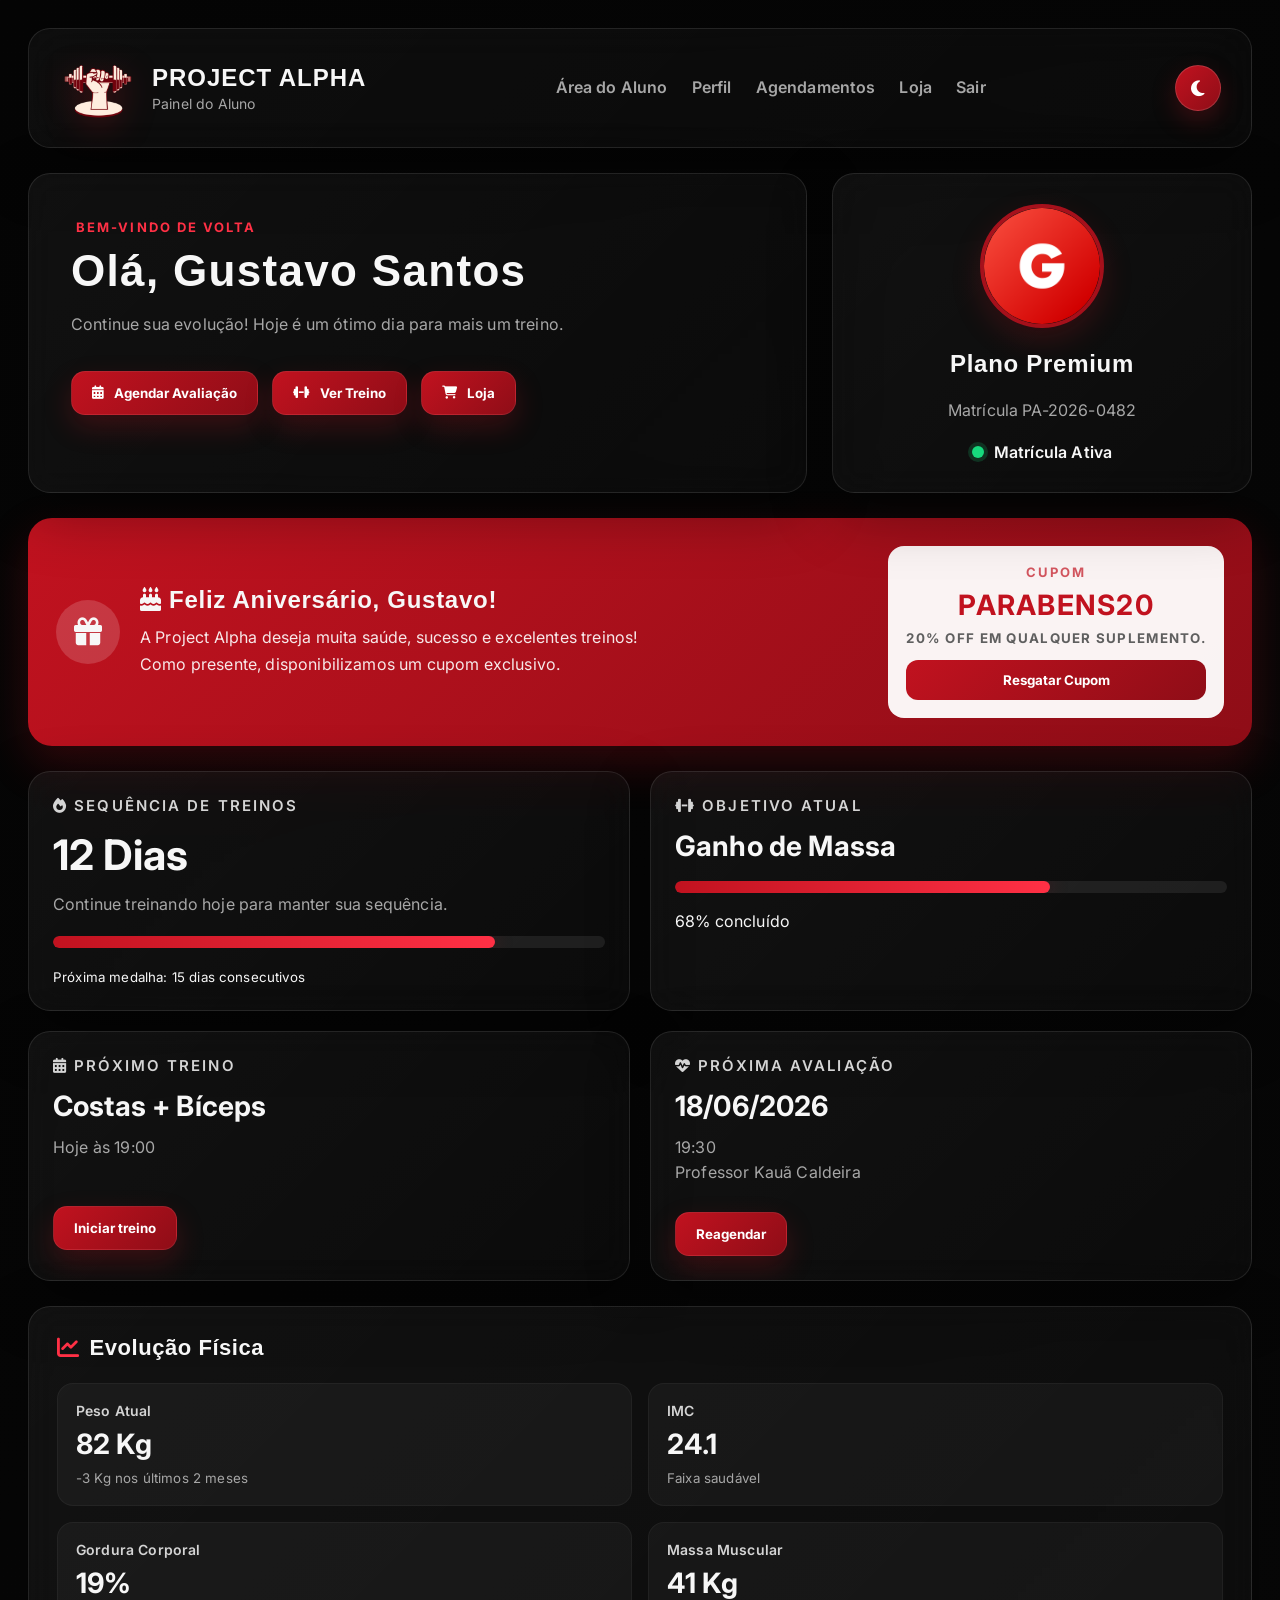
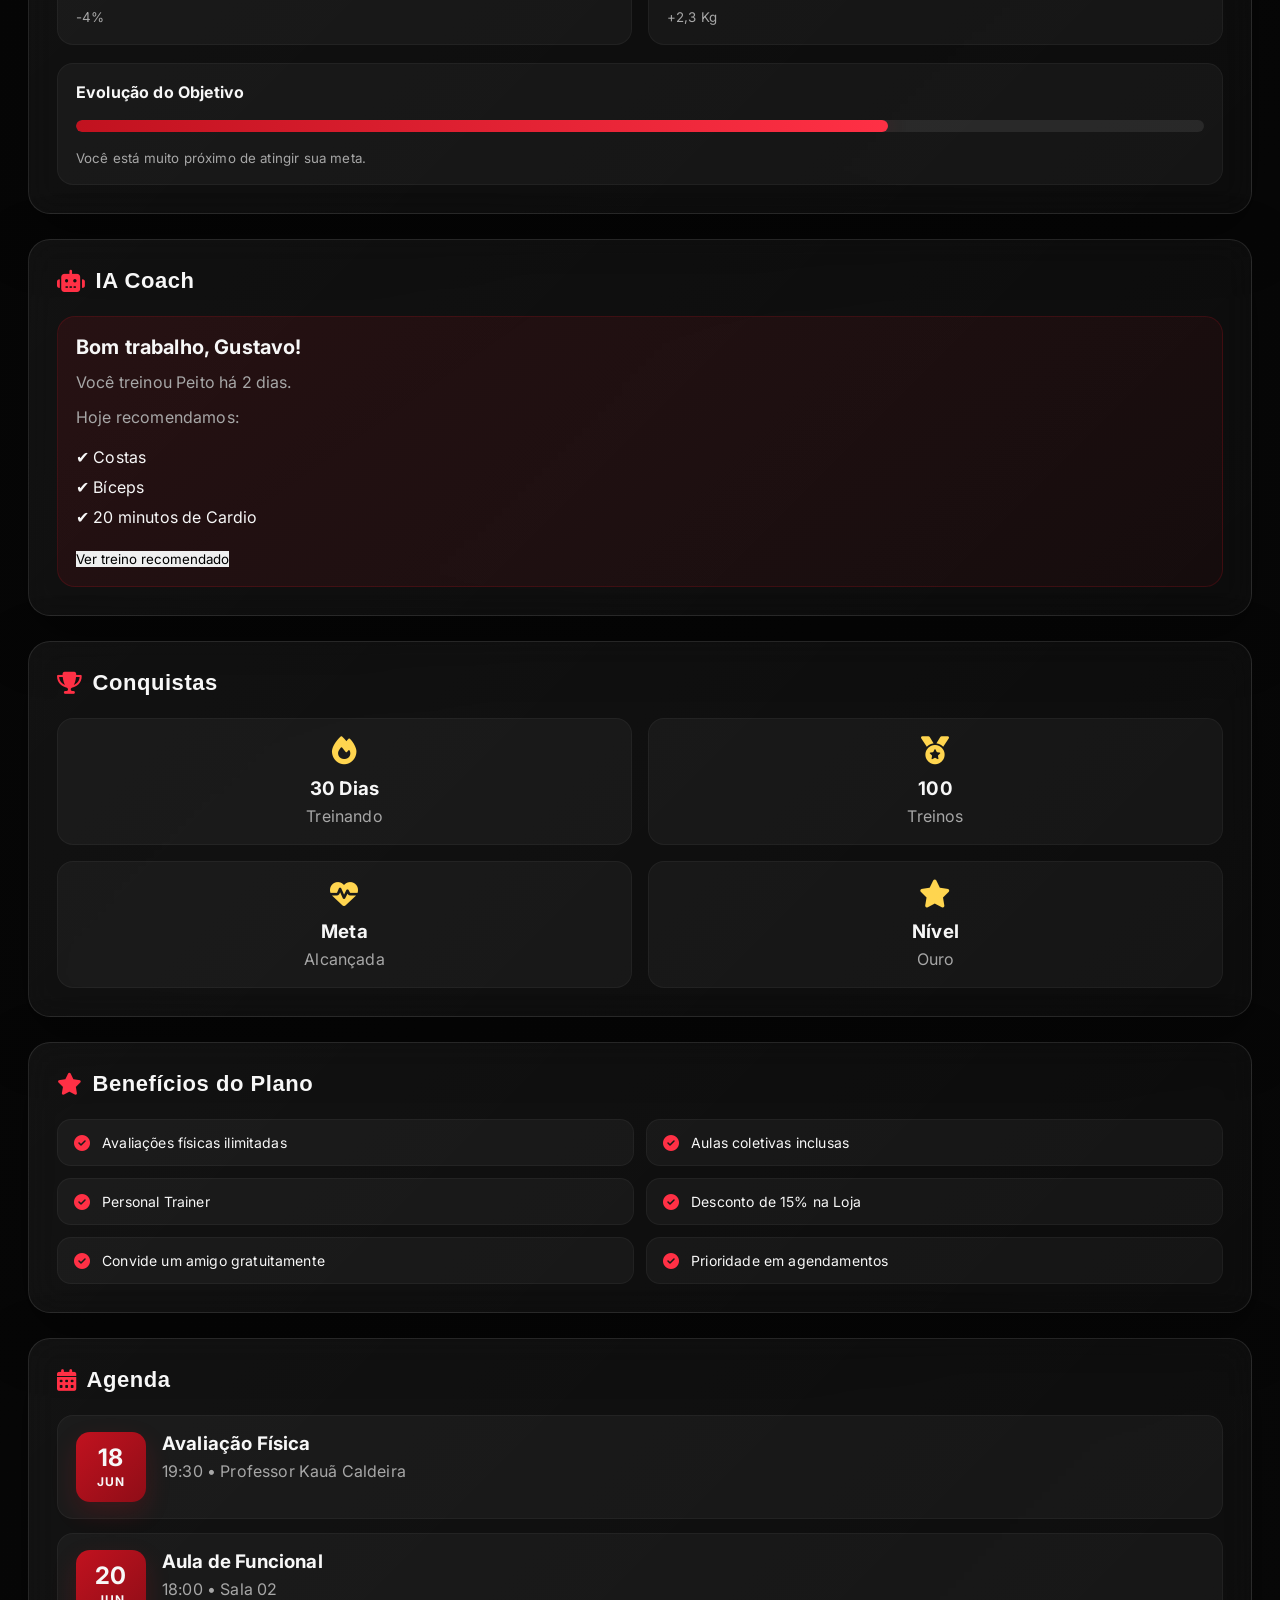
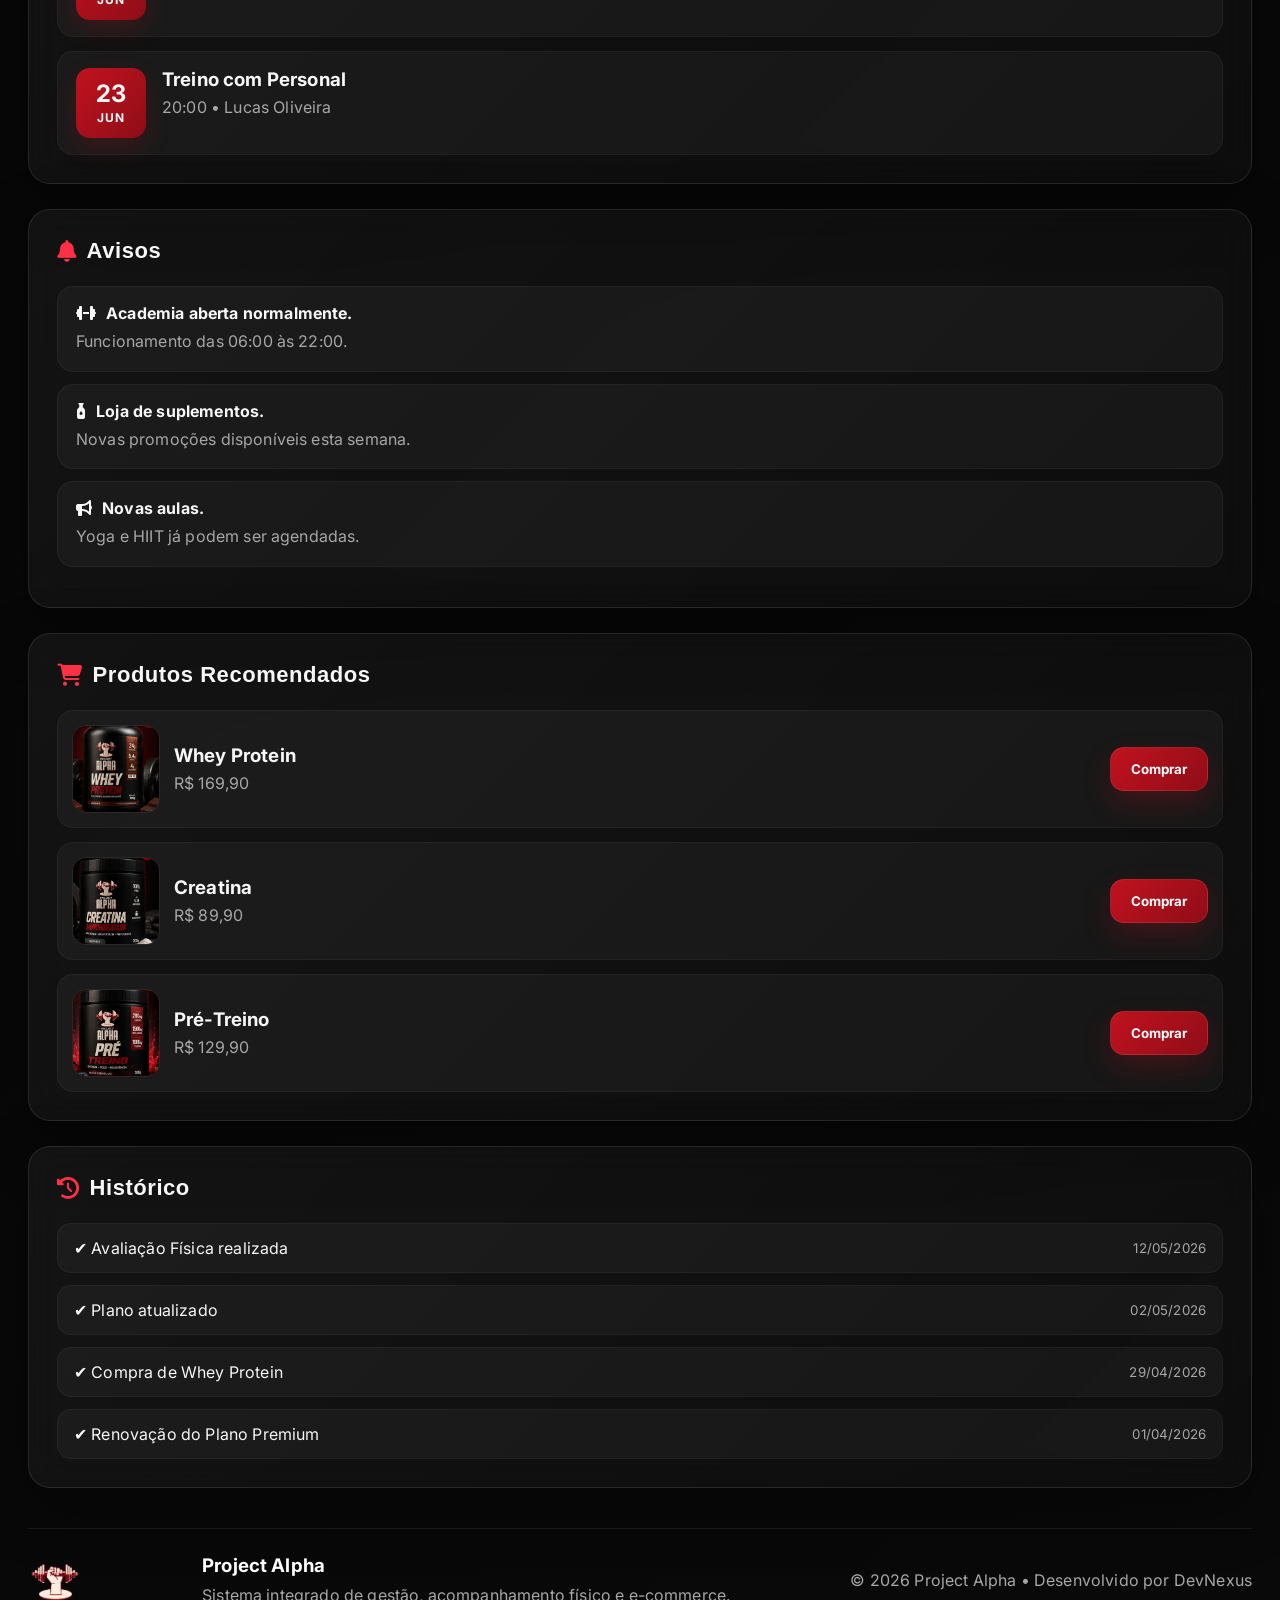
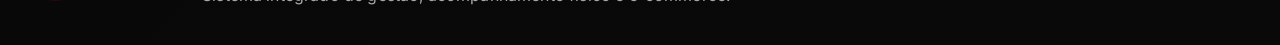
<file: Project-Alpha-Web-Site--main/html/area-do-aluno.html>
<!doctype html>
<html lang="pt-BR">
	<head>
		<meta charset="utf-8">
		<meta name="viewport" content="width=device-width, initial-scale=1">
		<title>Área do Aluno</title>
        <link rel="stylesheet" href="https://cdnjs.cloudflare.com/ajax/libs/font-awesome/6.5.0/css/all.min.css">
        <link href="https://fonts.googleapis.com/css2?family=Inter:wght@600;700&display=swap" rel="stylesheet">
        <link rel="stylesheet" href="../css/estilo3.css">
	</head>
    <body class="area-do-aluno">

<div class="dashboard">

    <!-- NAVBAR -->

    <header class="topbar">

        <div class="logo-area">

            <img src="imagens/logo.png" alt="Project Alpha">

            <div>

                <h2>Project Alpha</h2>

                <span>Painel do Aluno</span>

            </div>

        </div>

        <nav>

            <a href="html/area-do-aluno.html">Área do Aluno</a>
            <a href="html/perfil-e-dados.html">Perfil</a>
            <a href="html/dashboard-alunos.html">Agendamentos</a>
            <a href="/e-commerce">Loja</a>
            <a href="index.html" class="logout">Sair</a>

        </nav>

        <div class="user-actions">

            <button class="themeButton">
                <i class="fa-solid fa-moon"></i>
            </button>

        </div>

    </header>


    <!-- BOAS VINDAS -->

    <section class="welcome">

        <div class="welcome-info">

            <span><i class="fa-solid fa-hand-wave"></i> Bem-vindo de volta</span>

            <h1>Olá, Gustavo Santos</h1>

            <p>

                Continue sua evolução!
                Hoje é um ótimo dia para mais um treino.

            </p>

            <div class="quick-buttons">

                <button type="button" onclick="window.location.href='dashboard-alunos.html'">

                    <i class="fa-solid fa-calendar-days"></i>

                    Agendar Avaliação

                </button>

                <button>

                    <i class="fa-solid fa-dumbbell"></i>

                    Ver Treino

                </button>

                <button type="button" onclick="window.location.href='/e-commerce'">

                    <i class="fa-solid fa-cart-shopping"></i>

                    Loja

                </button>

            </div>

        </div>

        

        <div class="profile-card">

            <img src="imagens/perfil.png" alt="Aluno">

            <h3>Plano Premium</h3>

            <span>Matrícula PA-2026-0482</span>

            <div class="status">

                <span class="online"></span>

                Matrícula Ativa

            </div>
            
        </div>

    </section>

    <!-- ANIVERSÁRIO -->

<section class="birthday-card">

    <div class="gift">

        <i class="fa-solid fa-gift"></i>

    </div>

    <div>

        <h2>

            <i class="fa-solid fa-cake-candles"></i> Feliz Aniversário, Gustavo!

        </h2>

        <p>

            A Project Alpha deseja muita saúde, sucesso e excelentes treinos!

        </p>

        <p>

            Como presente, disponibilizamos um cupom exclusivo.

        </p>

    </div>

    <div class="coupon">

        <span>Cupom</span>

        <h1>PARABENS20</h1>

        <small>

            20% OFF em qualquer suplemento.

        </small>

        <button>

            Resgatar Cupom

        </button>

    </div>

</section>

    <!-- PRIMEIRA LINHA -->

    <section class="cards-grid">

        <div class="card">

            <h3>

                <i class="fa-solid fa-fire"></i> Sequência de Treinos

            </h3>

            <h1>12 Dias</h1>

            <p>

                Continue treinando hoje para manter sua sequência.

            </p>

            <div class="progress">

                <div style="width:80%"></div>

            </div>

            <small>

                Próxima medalha:
                15 dias consecutivos

            </small>

        </div>

        <div class="card">

            <h3>

                <i class="fa-solid fa-dumbbell"></i> Objetivo Atual

            </h3>

            <h2>

                Ganho de Massa

            </h2>

            <div class="progress">

                <div style="width:68%"></div>

            </div>

            <span>

                68% concluído

            </span>

        </div>

        <div class="card">

            <h3>

                <i class="fa-solid fa-calendar-days"></i> Próximo Treino

            </h3>

            <h2>

                Costas + Bíceps

            </h2>

            <p>

                Hoje às 19:00

            </p>
            <br>

            <button>

                Iniciar treino

            </button>

        </div>

        <div class="card">

            <h3>

                <i class="fa-solid fa-heart-pulse"></i> Próxima Avaliação

            </h3>

            <h2>

                18/06/2026

            </h2>

            <p>

                19:30

                <br>

                Professor Kauã Caldeira

            </p>

            <button type="button" onclick="window.location.href='dashboard-2.html'">

                Reagendar

            </button>

        </div>

    </section>

    <!-- SEGUNDA LINHA -->

<section class="dashboard-grid">

    <!-- EVOLUÇÃO FÍSICA -->

    <div class="panel large">

        <div class="panel-header">

            <h2>

                <i class="fa-solid fa-chart-line"></i>

                Evolução Física

            </h2>

        </div>

        <div class="stats-grid">

            <div class="stat-card">

                <span>Peso Atual</span>

                <h2>82 Kg</h2>

                <small>-3 Kg nos últimos 2 meses</small>

            </div>

            <div class="stat-card">

                <span>IMC</span>

                <h2>24.1</h2>

                <small>Faixa saudável</small>

            </div>

            <div class="stat-card">

                <span>Gordura Corporal</span>

                <h2>19%</h2>

                <small>-4%</small>

            </div>

            <div class="stat-card">

                <span>Massa Muscular</span>

                <h2>41 Kg</h2>

                <small>+2,3 Kg</small>

            </div>

        </div>

        <div class="progress-box">

            <label>Evolução do Objetivo</label>

            <div class="progress">

                <div style="width:72%"></div>

            </div>

            <small>

                Você está muito próximo de atingir sua meta.

            </small>

        </div>

    </div>

    <!-- IA -->

    <div class="panel">

        <div class="panel-header">

            <h2>

                <i class="fa-solid fa-robot"></i> IA Coach

            </h2>

        </div>

        <div class="coach-box">

            <h3>

                Bom trabalho, Gustavo!

            </h3>

            <p>

                Você treinou Peito há 2 dias.

            </p>

            <p>

                Hoje recomendamos:

            </p>

            <ul>

                <li>✔ Costas</li>

                <li>✔ Bíceps</li>

                <li>✔ 20 minutos de Cardio</li>

            </ul>

            <button>

                Ver treino recomendado

            </button>

        </div>

    </div>

</section>

<section class="dashboard-grid">

    <!-- CONQUISTAS -->

    <div class="panel">

        <div class="panel-header">

            <h2>

                <i class="fa-solid fa-trophy"></i> Conquistas

            </h2>

        </div>

        <div class="achievement-grid">

            <div class="achievement">

                <i class="fa-solid fa-fire"></i>

                <h3>30 Dias</h3>

                <span>Treinando</span>

            </div>

            <div class="achievement">

                <i class="fa-solid fa-medal"></i>

                <h3>100</h3>

                <span>Treinos</span>

            </div>

            <div class="achievement">

                <i class="fa-solid fa-heart-pulse"></i>

                <h3>Meta</h3>

                <span>Alcançada</span>

            </div>

            <div class="achievement">

                <i class="fa-solid fa-star"></i>

                <h3>Nível</h3>

                <span>Ouro</span>

            </div>

        </div>

    </div>

    <!-- BENEFÍCIOS -->

    <div class="panel">

        <div class="panel-header">

            <h2>

                <i class="fa-solid fa-star"></i> Benefícios do Plano

            </h2>

        </div>

        <ul class="benefits">

            <li>Avaliações físicas ilimitadas</li>

            <li>Aulas coletivas inclusas</li>

            <li>Personal Trainer</li>

            <li>Desconto de 15% na Loja</li>

            <li>Convide um amigo gratuitamente</li>

            <li>Prioridade em agendamentos</li>

        </ul>

    </div>

</section>

<!-- QUARTA LINHA -->

<section class="dashboard-grid">

    <!-- AGENDA -->

    <div class="panel large">

        <div class="panel-header">

            <h2>

                <i class="fa-solid fa-calendar-days"></i>

                Agenda

            </h2>

        </div>

        <div class="schedule-list">

            <div class="schedule-item">

                <div class="date-box">
                    <span>18</span>
                    <small>JUN</small>
                </div>

                <div>

                    <h3>Avaliação Física</h3>

                    <p>19:30 • Professor Kauã Caldeira</p>

                </div>

            </div>

            <div class="schedule-item">

                <div class="date-box">
                    <span>20</span>
                    <small>JUN</small>
                </div>

                <div>

                    <h3>Aula de Funcional</h3>

                    <p>18:00 • Sala 02</p>

                </div>

            </div>

            <div class="schedule-item">

                <div class="date-box">
                    <span>23</span>
                    <small>JUN</small>
                </div>

                <div>

                    <h3>Treino com Personal</h3>

                    <p>20:00 • Lucas Oliveira</p>

                </div>

            </div>

        </div>

    </div>

    <!-- AVISOS -->

    <div class="panel">

        <div class="panel-header">

            <h2>

                <i class="fa-solid fa-bell"></i>

                Avisos

            </h2>

        </div>

        <div class="notice-card">

            <h4><i class="fa-solid fa-dumbbell"></i> Academia aberta normalmente.</h4>

            <p>Funcionamento das 06:00 às 22:00.</p>

        </div>

        <div class="notice-card">

            <h4><i class="fa-solid fa-bottle-droplet"></i> Loja de suplementos.</h4>

            <p>Novas promoções disponíveis esta semana.</p>

        </div>

        <div class="notice-card">

            <h4><i class="fa-solid fa-bullhorn"></i> Novas aulas.</h4>

            <p>Yoga e HIIT já podem ser agendadas.</p>

        </div>

    </div>

</section>



<!-- QUINTA LINHA -->

<section class="dashboard-grid">

    <!-- PRODUTOS -->

    <div class="panel">

        <div class="panel-header">

            <h2>

                <i class="fa-solid fa-cart-shopping"></i>

                Produtos Recomendados

            </h2>

        </div>

        <div class="product-list">

            <div class="product">

                <img src="imagens/produto1.png">

                <div>

                    <h3>Whey Protein</h3>

                    <span>R$ 169,90</span>

                </div>

                <button type="button" onclick="window.location.href='/e-commerce'">Comprar</button>

            </div>

            <div class="product">

                <img src="imagens/produto2.png">

                <div>

                    <h3>Creatina</h3>

                    <span>R$ 89,90</span>

                </div>

                <button type="button" onclick="window.location.href='/e-commerce'">Comprar</button>

            </div>

            <div class="product">

                <img src="imagens/produto3.png">

                <div>

                    <h3>Pré-Treino</h3>

                    <span>R$ 129,90</span>

                </div>

                <button type="button" onclick="window.location.href='/e-commerce'">Comprar</button>

            </div>

        </div>

    </div>



    <!-- HISTÓRICO -->

    <div class="panel">

        <div class="panel-header">

            <h2>

                <i class="fa-solid fa-clock-rotate-left"></i>

                Histórico

            </h2>

        </div>

        <div class="history">

            <div class="history-item">

                ✔ Avaliação Física realizada

                <small>12/05/2026</small>

            </div>

            <div class="history-item">

                ✔ Plano atualizado

                <small>02/05/2026</small>

            </div>

            <div class="history-item">

                ✔ Compra de Whey Protein

                <small>29/04/2026</small>

            </div>

            <div class="history-item">

                ✔ Renovação do Plano Premium

                <small>01/04/2026</small>

            </div>

        </div>

    </div>

</section>

<footer class="footer-dashboard">

    <img src="imagens/logo.png" alt="Project Alpha">

    <div>

        <h3>Project Alpha</h3>

        <p>

            Sistema integrado de gestão, acompanhamento físico e e-commerce.

        </p>

    </div>

    <span>

        © 2026 Project Alpha • Desenvolvido por DevNexus

    </span>

</footer>

</div>

</body>
</html>
</file>
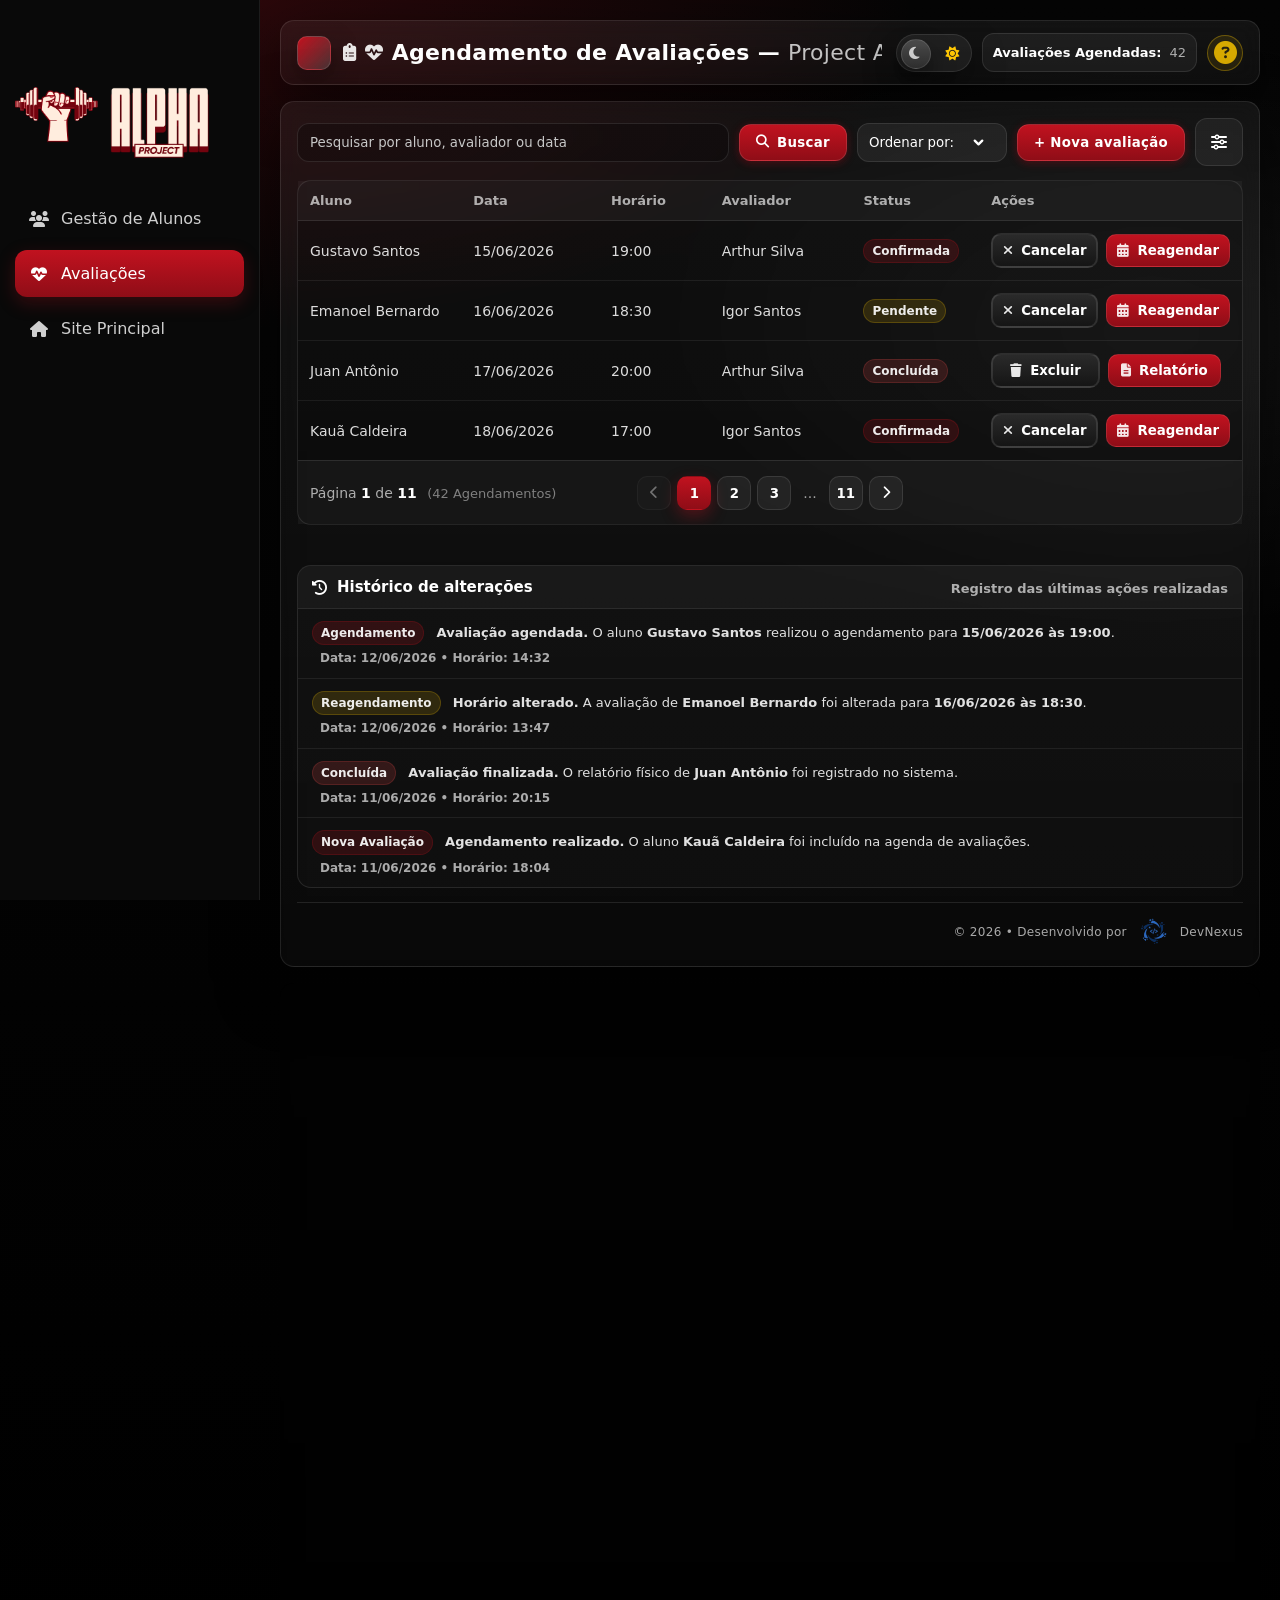
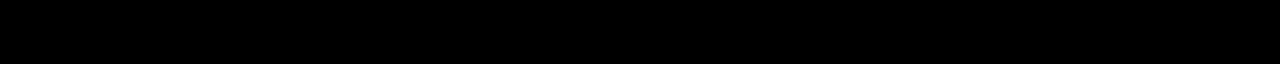
<file: Project-Alpha-Web-Site--main/html/dashboard-2.html>
<!doctype html>
<html lang="pt-br">
<head>
  <meta charset="UTF-8" />
  <meta name="viewport" content="width=device-width, initial-scale=1.0" />
  <title>Gestão de Clientes – Academia</title>

  <link rel="stylesheet" href="https://cdnjs.cloudflare.com/ajax/libs/font-awesome/6.5.0/css/all.min.css">
  <link href="https://fonts.googleapis.com/css2?family=Inter:wght@600;700&display=swap" rel="stylesheet">

  <style>
    :root{
      --bg: #000000;
      --panel: rgba(255,255,255,.06);
      --panel2: rgba(255,255,255,.08);
      --border: rgba(255,255,255,.10);
      --text: rgb(255,255,255);
      --muted: rgba(255,255,255,.65);

      /* cores da marca */
      --blue:#C1121F;
      --blue2:#8F0D17;
      --red:#C1121F;
      --red2:#8F0D17;

      --shadow: 0 18px 60px rgba(0,0,0,.55);
      --radius: 14px;
    }

    *{ box-sizing:border-box; font-family: system-ui, -apple-system, Segoe UI, Roboto, Arial; }

/* ==========================
   SIDEBAR PROJECT ALPHA
========================== */

.sidebar{
    position:fixed;
    top:0;
    left:0;

    width:260px;
    height:100vh;

    background:#090909;

    border-right:1px solid rgba(255,255,255,.08);

    padding:25px 15px;

    display:flex;
    flex-direction:column;

    z-index:1000;
}

.sidebar-brand{
    display:flex;
    align-items:center;
    gap:12px;

    margin-bottom:-25px;
}

.sidebar-brand img{
    width:195px;
    height:195px;
    object-fit:contain;
}

.sidebar-brand h2{
    margin:0;

    color:#fff;

    font-size:22px;

    font-weight:800;
}

.sidebar-menu{
    display:flex;
    flex-direction:column;
    gap:8px;
}

.sidebar-link{
    display:flex;
    align-items:center;
    gap:12px;

    padding:14px;

    border-radius:12px;

    color:#cfcfcf;

    text-decoration:none;

    transition:.25s;
}

.sidebar-link i{
    width:20px;
    text-align:center;
}

.sidebar-link:hover{
    background:rgba(193,18,31,.15);
    color:#fff;
}

.sidebar-link.active{
    background:linear-gradient(
        180deg,
        #C1121F,
        #8F0D17
    );

    color:#fff;

    box-shadow:
    0 6px 18px rgba(193,18,31,.25);
}
    body{
      margin:0;
      color:var(--text);
      background:
        radial-gradient(1200px 600px at 20% 0%, rgba(193,18,31,.20), transparent 55%),
        radial-gradient(900px 500px at 90% 20%, rgba(255,255,255,.05), transparent 60%),
        linear-gradient(180deg, #050505, var(--bg));
      min-height:100vh;
    }

    /* ===== MODO CLARO ===== */
    body.light{
      --bg:#f3f5f9;
      --panel: rgba(255,255,255,.92);
      --panel2: rgba(255,255,255,.82);
      --border: rgba(15, 23, 42, .18);
      --text:#0f172a;
      --muted:#475569;
      --shadow: 0 4px 10px rgba(15,23,42,.10), 0 1px 1px rgba(15,23,42,.06);
      --btnText: #fff;
      --btnShadow: 0 10px 24px rgba(15,23,42,.12);
      --soft: rgba(15,23,42,.06);
      --softHover: rgba(15,23,42,.10);
    }

    body.light{
      background: linear-gradient(180deg, #ffffff, var(--bg));
    }

    body.light .btn{ box-shadow: none; }

    body.light .input,
    body.light .select{
      background: rgba(255,255,255,.85);
      color: var(--text);
    }

    body.light table{
      background: rgba(255,255,255,.85);
    }

    body.light .input::placeholder{
      color: rgba(15,23,42,.45);
    }

.app{
  margin-left:260px;

  padding:20px;

  max-width:calc(100% - 10px);
}

    .topbar{
      display:flex;
      align-items:center;
      justify-content:space-between;
      gap: 14px;
      padding: 12px 16px;
      border: 1px solid var(--border);
      border-radius: var(--radius);
      background: linear-gradient(180deg, rgba(255,255,255,.06), rgba(255,255,255,.04));
      box-shadow: var(--shadow);
      backdrop-filter: blur(10px);
      overflow:hidden;
    }

    .brand{
      display:flex;
      align-items:center;
      gap: 12px;
      min-width: 0;
    }

    .logo{
      width: 34px;
      height: 34px;
      border-radius: 10px;
      background: linear-gradient(135deg, #C1121F, rgba(255,255,255,.14));
      border: 1px solid rgba(255,255,255,.12);
      box-shadow: 0 10px 28px rgba(0,0,0,.35);
      flex: 0 0 auto;
    }

    .title{
      display:flex;
      align-items:center;
      gap:8px;
      font-size: 22px;
      font-weight: 700;
      letter-spacing:.3px;
      min-width:0;
      white-space: nowrap;
      overflow:hidden;
      text-overflow: ellipsis;
    }

    .accent{
      color: rgba(255,255,255,.75);
      font-weight: 500;
    }

    .title i{
      font-size:18px;
      opacity:.9;
      flex: 0 0 auto;
    }

    .subtitle{
      font-size: 14px;
      color: var(--muted);
      font-weight: 500;
      margin-left: 6px;
      flex: 0 0 auto;
    }

    .actions{
      display:flex;
      align-items:center;
      gap: 10px;
      flex-wrap: nowrap;
      justify-content:flex-end;
      white-space: nowrap;
    }

    .pill strong{ color: var(--text); }

    .pill{
      display:flex;
      align-items:center;
      gap: 8px;
      padding: 11px 10px;
      border-radius: 12px;
      border: 1px solid var(--border);
      background: rgba(255,255,255,.05);
      color: var(--muted);
      font-size: 13px;
    }

    .btn{
      border: 0;
      cursor: pointer;
      padding: 10px 16px;
      border-radius: 12px;
      font-weight: 700;
      letter-spacing: .3px;
      color: #fff;
      background: linear-gradient(180deg, var(--red), var(--red2));
      border: 1px solid rgba(255,255,255,.12);
      box-shadow:
        0 2px 8px rgba(193,18,31,.35),
        0 2px 6px rgba(0,0,0,.25);
      display: inline-flex;
      align-items: center;
      gap: 8px;
      white-space: nowrap;
      transition: all .18s ease;
    }

    .btn:active{ transform: translateY(1px); }

    .iconbtn{
      width: 38px;
      height: 38px;
      display:grid;
      place-items:center;
      border-radius: 12px;
      border: 1px solid var(--border);
      background: rgba(255,255,255,0.05);
      color: var(--muted);
      cursor:pointer;
    }

    .iconbtn2{
      font-family: 'Inter', sans-serif;
      font-weight: 700;
      font-size: 23px;
      width: 36px;
      height: 36px;
      display: flex;
      align-items: center;
      justify-content: center;
      border-radius: 50%;
      border: 1px solid rgba(240,190,0,.35);
      background: rgba(240,190,0,.10);
      color: rgba(240,190,0,0.88);
      cursor: pointer;
      transition: all .18s ease;
    }

    .iconbtn2:hover{
      background: rgba(240,190,0,.18);
      transform: translateY(-1px);
    }

    .iconbtn2:active{ transform: translateY(0); }

    .grid{
      display:grid;
      grid-template-columns:minmax(0,1fr) 380px;
      gap: 16px;
      margin-top: 16px;
      align-items: start;
    }

    body.light .card,
    body.light .topbar{
      backdrop-filter: none;
    }

    .card{
      border: 1px solid var(--border);
      border-radius: var(--radius);
      background: linear-gradient(180deg, rgba(255,255,255,.06), rgba(255,255,255,.03));
      box-shadow: var(--shadow);
      backdrop-filter: blur(10px);
      overflow:hidden;
    }

    .cardBody{ padding: 16px; }

    .searchRow{
      display: flex;
      align-items: center;
      gap: 10px;
      margin-bottom: 14px;
      flex-wrap: nowrap;
    }

    .searchRow .input{
      flex: 1 1 420px;
      min-width: 260px;
    }

    .searchRow .btn,
    .searchRow .select,
    .searchRow .iconbtn3{
      flex: 0 0 auto;
      white-space: nowrap;
    }

    .searchRow .select{
      width: 180px;
      min-width: 160px;
    }

    .searchRow .btn:last-of-type{
      min-width: 140px;
    }

    .input{
      width:100%;
      padding: 11px 12px;
      border-radius: 12px;
      border: 1px solid var(--border);
      background: rgba(0,0,0,.25);
      color: var(--text);
      outline:none;
    }

    .input::placeholder{ color: #c7c7c7; }

    .input:focus{
      border-color: var(--red);
      box-shadow: 0 0 0 2px rgba(193,18,31,.25);
    }

    .select{
      width: 180px;
      padding: 11px 12px;
      border-radius: 12px;
      border: 1px solid var(--border);
      background: rgba(255,255,255,.06);
      color: var(--text);
      outline:none;
      appearance: none;
      -webkit-appearance: none;
      -moz-appearance: none;
      padding: 11px 38px 11px 12px;
      background-repeat: no-repeat;
      background-position: right 12px center;
      background-size: 15px;
    }

.select{
  appearance: none;
  -webkit-appearance: none;
  -moz-appearance: none;
}
.searchRow .select{
  width: 150px;   /* diminui aqui */
  min-width: 120px;
  flex: 0 0 auto; /* impede crescer */
}
.select{
  padding: 11px 18px 11px 11px; /* espaço extra à direita */

  background-image: url("data:image/svg+xml,%3Csvg xmlns='http://www.w3.org/2000/svg' width='16' height='16' stroke='white' viewBox='0 0 16 16'%3E%3Cpath d='M4 6l4 4 4-4' stroke-width='2.5' fill='none' stroke-linecap='round' stroke-linejoin='round'/%3E%3C/svg%3E");

  background-repeat: no-repeat;
  background-position: right 20px center;
  background-size: 15px;
}

    body.light .select{
      background: rgba(255,255,255,.92);
    }

    table{
      width:100%;
      border-collapse: separate;
      border-spacing: 0;
      overflow:hidden;
      overflow-x:auto;
      border-radius: 14px;
      border: 1px solid var(--border);
      background: rgba(0,0,0,.18);
    }

    body.light table{
      background: rgba(255,255,255,.92);
    }

    thead th{
      text-align:left;
      font-size: 13px;
      color: var(--muted);
      font-weight: 700;
      padding: 12px 12px;
      border-bottom: 1px solid rgba(255,255,255,.09);
      background: rgba(255,255,255,.04);
    }

    body.light thead th{
      background: rgba(2,6,23,.04);
    }

    tbody td{
      padding: 12px 12px;
      border-bottom: 1px solid rgba(255,255,255,.07);
      color: rgba(255,255,255,.86);
      font-size: 14px;
    }

    body.light tbody td{ color: var(--text); }
    tbody tr:last-child td{ border-bottom: 0; }

    tbody tr:hover{
      background: rgba(255,255,255,.04);
      transition: .15s ease;
    }

#Relatorio {
text-align: right;
flex-wrap: wrap;
padding: 8px 12px;
}

.table-wrapper{
    width:100%;
    overflow-x:auto;
    -webkit-overflow-scrolling: touch;
}

#excluir {

padding: 8px 17px;
}

    .tdActions{
min-width: 220px;
    display:flex;
    flex-wrap: nowrap;
    gap:8px;
    align-items:center;
}

    .mini{
      padding: 8px 10px;
      border-radius: 10px;
      border: 1px solid rgba(255,255,255,.10);
      font-weight: 800;
      cursor:pointer;
      color:#fff;
      display:inline-flex;
      align-items:center;
      gap:8px;
      white-space: nowrap;
    }

    .mini i{ opacity:.9; }

    /* editar neutro pra diferenciar melhor da exclusão */
    .mini.blue{
      background: linear-gradient(180deg, #2a2a2a, #151515);
      border: 2px solid rgba(255,255,255,.10);
    }

    .mini.red{
      background: linear-gradient(180deg, var(--red), var(--red2));
      border: 1px solid rgba(255,255,255,.10);
    }

    .footer{
      display:grid;
      grid-template-columns: 1fr auto 1fr;
      align-items:center;
      gap: 12px;
      margin-top: 16px;
      color: #ededed;
      font-size: 15px;
    }

    .footer .leftInfo{ justify-self: start; }
    .footer .pager{ justify-self: center; }
    .footer .rightSpace{ justify-self: end; }

    .pager{
      display:flex;
      gap: 8px;
      align-items:center;
    }

    .page{
      width: 34px;
      height: 34px;
      display:grid;
      place-items:center;
      border-radius: 10px;
      border: 1px solid var(--border);
      background: rgba(255,255,255,.05);
      color: var(--muted);
      cursor:pointer;
      font-weight: 800;
    }

    .page.active{
      color:#fff;
      background: linear-gradient(180deg, var(--red), var(--red2));
      border-color: transparent;
      box-shadow: 0 6px 16px rgba(193,18,31,.35);
    }

    .sideHead{
      display:flex;
      align-items:center;
      justify-content:space-between;
      padding: 16px;
      border-bottom: 1px solid rgba(255,255,255,.08);
      background: rgba(255,255,255,.03);
    }

    .sideTitle{
      font-size: 18px;
      font-weight: 800;
    }

    .form{
      padding: 16px;
      display:grid;
      gap: 12px;
    }

    .label{
      font-size: 12px;
      color: var(--muted);
      margin-bottom: 6px;
      display:block;
      font-weight: 700;
    }

    textarea.input{
      min-height: 74px;
      resize: vertical;
    }

    .sideBtns{
      display:flex;
      gap: 10px;
      justify-content:flex-end;
      padding: 16px;
      border-top: 1px solid rgba(255,255,255,.08);
      background: rgba(255,255,255,.03);
    }

    .btnGhost{
      padding: 10px 14px;
      border-radius: 12px;
      border: 1px solid var(--border);
      background: rgba(255,255,255,.05);
      color: var(--muted);
      font-weight: 800;
      cursor:pointer;
    }

    .logMeta{
      margin-top: 6px;
      font-size: 12px;
      color: var(--muted);
    }

@media (max-width: 1300px){

  .grid{
      grid-template-columns:1fr;
  }

}

@media (max-width: 268px){

  .app{
      padding:0 10px;
  }

  .searchRow{
      flex-wrap:wrap;
  }

  .searchRow .input{
      min-width:100%;
  }

}

    .themeToggle{
      --h: 38px;
      --w: 76px;
      --pad: 4px;
      position: relative;
      width: var(--w);
      height: var(--h);
      border-radius: 999px;
      border: 1px solid var(--border);
      background: rgba(255,255,255,.06);
      box-shadow: 0 14px 34px rgba(0,0,0,.35);
      cursor: pointer;
      display: inline-flex;
      align-items: center;
      justify-content: space-between;
      padding: 0 12px;
      user-select: none;
      flex: 0 0 auto;
    }

    .themeToggle i{
      font-size: 14px;
      color: rgba(255,255,255,.75);
      z-index: 2;
    }

    body.light .themeToggle i{ color: rgba(0,0,0,.55); }

    .themeToggle input{
      position:absolute;
      inset:0;
      opacity:0;
      cursor:pointer;
    }

    .pager-wrapper {
      display: flex;
      justify-content: space-between;
      align-items: center;
      margin-top: 1px;
      padding-top: -20px;
      flex-wrap: wrap;
      gap: 12px;
    }

    .pager-info {
      color: var(--muted);
      font-size: 14px;
    }

    .pager-info strong {
      color: #fff;
    }

    body.light .pager-info strong{
      color: var(--text);
    }

    .total {
      margin-left: 6px;
      font-size: 13px;
      opacity: .7;
    }

    .pager {
      display: flex;
      gap: 6px;
      align-items: center;
    }

    .page {
      min-width: 34px;
      height: 34px;
      padding: 0 10px;
      border-radius: 10px;
      border: 1px solid var(--border);
      background: var(--panel);
      color: #fff;
      font-weight: 600;
      cursor: pointer;
      transition: all .2s ease;
      display: flex;
      align-items: center;
      justify-content: center;
    }

    body.light .page{
      color: var(--text);
    }

    .page:hover:not(:disabled) {
      background: rgba(193,18,31,.25);
      transform: translateY(-2px);
    }

    .page:disabled {
      opacity: .4;
      cursor: not-allowed;
    }

    .credit{
      margin-top: 14px;
      padding-top: 10px;
      border-top: 1px solid var(--border);
      display: flex;
      justify-content: flex-end;
      align-items: center;
      gap: 8px;
      font-size: 12px;
      color: var(--muted);
      letter-spacing: .3px;
    }

    .credit img{
      height: 37px;
      width: auto;
      object-fit: contain;
      opacity: .85;
    }

    body.light .credit strong{
      color: var(--text);
    }

    .dots {
      padding: 0 6px;
      opacity: .6;
    }

    .themeToggle .knob{
      position:absolute;
      top: var(--pad);
      left: var(--pad);
      width: calc(var(--h) - (var(--pad) * 2));
      height: calc(var(--h) - (var(--pad) * 2));
      border-radius: 999px;
      background: linear-gradient(180deg, rgba(255,255,255,.20), rgba(255,255,255,.08));
      border: 1px solid rgba(255,255,255,.12);
      box-shadow: 0 12px 26px rgba(0,0,0,.45);
      transition: transform .22s ease;
    }

    .themeToggle input:checked ~ .knob{
      transform: translateX(calc(var(--w) - var(--h)));
    }

    .themeToggle:hover{
      background: rgba(255,255,255,.08);
    }

    .iconbtn3{
      width: 48px;
      height: 48px;
      display:grid;
      place-items:center;
      border-radius: 12px;
      border: 1px solid var(--border);
      background: rgba(255,255,255,0.05);
      color: rgb(255,255,255);
      cursor:pointer;
    }

    body.light .iconbtn3{
      color: var(--text);
    }

    .iconbtn3 i{ font-size: 16px; }

    .sortIcon{
      font-size: 12px;
      margin-left: 4px;
      position: relative;
      top: -1px;
      color: var(--muted);
      transition: .2s ease;
    }

    .asterisk {
      color: #ff5e5e;
      font-weight: 700;
      font-size: 16px;
      position: relative;
      top: 4px;
      text-shadow: 0 0 4px rgba(255,94,94,0.6);
    }

    .formHint{
      font-size: 12px;
      letter-spacing: .4px;
      text-transform: none;
      color: var(--muted);
      margin-top: 4px;
      font-weight: 600;
    }

    .formHint .asterisk{
      color: #ff5e5e;
      font-weight: 800;
      margin-right: 4px;
    }

    .logCard{
      margin-top: 40px;
      padding-top: 14px 12px;
      border: 1px solid var(--border);
      border-radius: var(--radius);
      background: rgba(255,255,255,.02);
      overflow: hidden;
    }

    .logHead{
      display:flex;
      align-items:flex-end;
      justify-content:space-between;
      gap: 12px;
      padding: 12px 14px;
      border-bottom: 1px solid rgba(255,255,255,.08);
      background: rgba(255,255,255,.03);
    }

    .logTitle{
      display:flex;
      align-items:center;
      gap: 10px;
      font-weight: 850;
      font-size: 15px;
    }

    .logHint{
      color: var(--muted);
      font-size: 13px;
      font-weight: 600;
    }

    .logList{ display:grid; }

    .logItem{
      display:flex;
      align-items:center;
      justify-content:space-between;
      gap: 12px;
      padding: 12px 14px;
      border-bottom: 1px solid rgba(255,255,255,.07);
    }

    .logItem:last-child{ border-bottom: 0; }

    .logText{
      color: rgba(255,255,255,.88);
      font-size: 13px;
      line-height: 1.2;
    }

    body.light .logText{ color: var(--text); }

    .logMeta{
      margin-left: 8px;
      color: var(--muted);
      font-size: 12px;
      font-weight: 600;
    }

    tfoot td{
      background: rgba(255,255,255,.04);
      border-top: 1px solid var(--border);
    }

    body.light tfoot td{
      background: rgba(2,6,23,.04);
    }

    .badge{
      display:inline-flex;
      align-items:center;
      padding: 4px 8px;
      border-radius: 999px;
      font-size: 12px;
      font-weight: 600;
      margin-right: 8px;
      border: 1px solid rgba(255,255,255,.10);
    }

    .badge.add{
      background: rgba(193,18,31,.18);
      color: rgba(255,255,255,.92);
      border-color: rgba(193,18,31,.22);
    }

    .badge.edit{
      background: rgba(240,190,0,.14);
      color: rgba(255,255,255,.92);
      border-color: rgba(240,190,0,.22);
    }

    .badge.del{
      background: rgba(214,69,69,.18);
      color: rgba(255,255,255,.92);
      border-color: rgba(214,69,69,.22);
    }

    .logAction{
      border: 1px solid rgba(255,255,255,.12);
      background: rgba(255,255,255,.06);
      color: #fff;
      border-radius: 12px;
      padding: 9px 10px;
      font-weight: 900;
      cursor: pointer;
      display:inline-flex;
      align-items:center;
      gap: 8px;
      white-space: nowrap;
    }

    .inputIcon{
      position: relative;
    }

    .inputIcon i{
      position: absolute;
      right: 12px;
      top: 50%;
      transform: translateY(-50%);
      color: var(--muted);
      font-size: 14px;
      pointer-events: auto;
      cursor: pointer;
    }

    .inputIcon .input{
      padding-right: 38px;
    }

    .logAction:hover{ background: rgba(255,255,255,.09); }

    .logAction.ghost{
      color: var(--muted);
      cursor: default;
      opacity: .85;
    }

    body.light .logCard{ background: rgba(2,6,23,.03); }
    body.light .logHead{ border-bottom-color: rgba(2,6,23,.10); }
    body.light .logItem{ border-bottom-color: rgba(2,6,23,.08); }
    body.light .logAction{ color: var(--text); background: rgba(2,6,23,.04); }

@media (max-width:1200px){

    .sidebar{
        position:relative;

        width:100%;
        height:auto;

        border-right:none;
        border-bottom:1px solid rgba(255,255,255,.08);
    }

    .app{
        margin-left:0;
        max-width:100%;
    }

}
  </style>
</head>

<body>
<div class="sidebar">

    <div class="sidebar-brand">
        <img src="imagens/Logo-nav.png" alt="Project Alpha">
        
    </div>

    <nav class="sidebar-menu">

        <a href="/dashboard" class="sidebar-link">
            <i class="fa-solid fa-users"></i>
            <span>Gestão de Alunos</span>
        </a>

        <a href="/avaliacoes" class="sidebar-link active">
            <i class="fa-solid fa-heart-pulse"></i>
            <span>Avaliações</span>
        </a>

        <a href="/" class="sidebar-link">
            <i class="fa-solid fa-house"></i>
            <span>Site Principal</span>
        </a>

    </nav>

</div>

  <div class="app">
    <div class="topbar">
      <div class="brand">
        <div class="logo"></div>

        <div class="title">
<i class="fa-solid fa-clipboard-list"></i>
<i class="fa-solid fa-heart-pulse"></i>
Agendamento de Avaliações — <span class="accent">Project Alpha</span>
        </div>
      </div>

      <div class="actions">
        <label class="themeToggle" title="Alternar tema">
          <input id="themeSwitch" type="checkbox" />
          <i class="fa-solid fa-moon"></i>
          <i class="fa-solid fa-sun fa-rotate-180" style="color: rgb(255,200,5)"></i>
          <span class="knob"></span>
        </label>

        <div class="pill"><strong>Avaliações Agendadas:</strong> 42</div>
        <button class="iconbtn2" title="Ajuda"><i class="fa fa-question-circle" aria-hidden="true"></i></button>
      </div>
    </div>

    <div class="grid">
      <div class="card">
        <div class="cardBody">
          <div class="searchRow">
            <input class="input" placeholder="Pesquisar por aluno, avaliador ou data" />

            <button class="btn">
              <i class="fa-solid fa-magnifying-glass"></i>
              Buscar
            </button>

            <select class="select">
              <option>Ordenar por:</option>
              <option>Nome (A-Z)</option>
              <option>Nome (Z-A)</option>
              <option>Mais recentes</option>
            </select>

            <button class="btn">+ Nova avaliação</button>

            <button class="iconbtn3" title="Config tabela">
              <i class="fa-solid fa-sliders"></i>
            </button>
          </div>

<div class="table-wrapper">
          <table>
           <thead>
  <tr>
    <th style="width:25%;">Aluno</th>
    <th style="width:18%;">Data</th>
    <th style="width:15%;">Horário</th>
    <th style="width:20%;">Avaliador</th>
    <th style="width:12%;">Status</th>
    <th style="width:20%;">Ações</th>
  </tr>
</thead>

     <tbody>

<tr>
  <td>Gustavo Santos</td>
  <td>15/06/2026</td>
  <td>19:00</td>
  <td>Arthur Silva</td>
  <td>
    <span class="badge add">Confirmada</span>
  </td>
  <td class="tdActions">
    <button class="mini blue">
      <i class="fa-solid fa-xmark"></i>
      Cancelar
    </button>
    <button class="mini red">
      <i class="fa-solid fa-calendar-days"></i>
      Reagendar
    </button>
  </td>
</tr>

<tr>
  <td>Emanoel Bernardo</td>
  <td>16/06/2026</td>
  <td>18:30</td>
  <td>Igor Santos</td>
  <td>
    <span class="badge edit">Pendente</span>
  </td>
  <td class="tdActions">
    <button class="mini blue">
      <i class="fa-solid fa-xmark"></i>
      Cancelar
    </button>
    <button class="mini red">
      <i class="fa-solid fa-calendar-days"></i>
      Reagendar
    </button>
  </td>
</tr>

<tr>
  <td>Juan Antônio</td>
  <td>17/06/2026</td>
  <td>20:00</td>
  <td>Arthur Silva</td>
  <td>
    <span class="badge del">Concluída</span>
  </td>
<td class="tdActions">
<button id="excluir" class="mini blue">
        <i class="fa-solid fa-trash"></i>
        Excluir
      </button>
    <button id="Relatorio" class="mini red">
      <i class="fa-solid fa-file-lines"></i>
      Relatório
    </button>
  </td>
</tr>

<tr>
  <td>Kauã Caldeira</td>
  <td>18/06/2026</td>
  <td>17:00</td>
  <td>Igor Santos</td>
  <td>
    <span class="badge add">Confirmada</span>
  </td>
  <td class="tdActions">
    <button class="mini blue">
      <i class="fa-solid fa-xmark"></i>
      Cancelar
    </button>
    <button class="mini red">
      <i class="fa-solid fa-calendar-days"></i>
      Reagendar
    </button>
  </td>
</tr>

</tbody>

<tfoot>
              <tr>
                <td colspan="6" style="padding: 14px 12px; border-top: 1px solid var(--border);">
                  <div style="display:grid; grid-template-columns: 1fr auto 1fr; align-items:center; font-size:14px;">
                    <div class="pager-info">
                      Página <strong>1</strong> de <strong>11</strong>
                      <span class="total">(42 Agendamentos)</span>
                    </div>

                    <nav class="pager-wrapper" aria-label="Paginação">
                      <div class="pager">
                        <button class="page prev" aria-label="Página anterior" disabled>
                          <i class="fa-solid fa-chevron-left"></i>
                        </button>

                        <button class="page active" aria-current="page">1</button>
                        <button class="page">2</button>
                        <button class="page">3</button>
                        <span class="dots">...</span>
                        <button class="page">11</button>

                        <button class="page next" aria-label="Próxima página">
                          <i class="fa-solid fa-chevron-right"></i>
                        </button>
                      </div>
                    </nav>

                    <div></div>
                  </div>
                </td>
              </tr>
            </tfoot>
          </table>
</div>

          <div class="logCard">
            <div class="logHead">
              <div class="logTitle">
                <i class="fa-solid fa-clock-rotate-left"></i>
                Histórico de alterações
              </div>
              <div class="logHint">Registro das últimas ações realizadas</div>
            </div>

<div class="logList">

  <div class="logItem">
    <div class="logText">
      <span class="badge add">Agendamento</span>

      <strong>Avaliação agendada.</strong>

      O aluno <strong>Gustavo Santos</strong>
      realizou o agendamento para
      <strong>15/06/2026 às 19:00</strong>.

      <div class="logMeta">
        Data: 12/06/2026 • Horário: 14:32
      </div>
    </div>
  </div>

  <div class="logItem">
    <div class="logText">
      <span class="badge edit">Reagendamento</span>

      <strong>Horário alterado.</strong>

      A avaliação de
      <strong>Emanoel Bernardo</strong>
      foi alterada para
      <strong>16/06/2026 às 18:30</strong>.

      <div class="logMeta">
        Data: 12/06/2026 • Horário: 13:47
      </div>
    </div>
  </div>

  <div class="logItem">
    <div class="logText">
      <span class="badge del">Concluída</span>

      <strong>Avaliação finalizada.</strong>

      O relatório físico de
      <strong>Juan Antônio</strong>
      foi registrado no sistema.

      <div class="logMeta">
        Data: 11/06/2026 • Horário: 20:15
      </div>
    </div>
  </div>

  <div class="logItem">
    <div class="logText">
      <span class="badge add">Nova Avaliação</span>

      <strong>Agendamento realizado.</strong>

      O aluno
      <strong>Kauã Caldeira</strong>
      foi incluído na agenda de avaliações.

      <div class="logMeta">
        Data: 11/06/2026 • Horário: 18:04
      </div>
    </div>
  </div>

</div>
          </div>

          <div class="credit">
            <span>© 2026 • Desenvolvido por</span>
            <img src="imagens/Devnexus.png" alt="Devnexus"> DevNexus
          </div>
        </div>
      </div>

<div class="card">
  <div class="sideHead">
    <div>
      <div class="sideTitle">
        Agendar Avaliação Física
      </div>

      <div class="formHint">
        <span class="asterisk">*</span>
        Campos obrigatórios
      </div>
    </div>
  </div>

  <div class="form">

    <div>
      <label class="label">
        Nome do Aluno
        <span class="asterisk">*</span>
      </label>

      <input
        class="input"
        placeholder="Ex.: Gustavo Santos"
      />
    </div>

    <div>
      <label class="label">
        Data da Avaliação
        <span class="asterisk">*</span>
      </label>

      <div class="inputIcon">
        <i class="fa-regular fa-calendar"></i>

        <input
          class="input"
          type="date"
        />
      </div>
    </div>

    <div>
      <label class="label">
        Horário
        <span class="asterisk">*</span>
      </label>

      <div class="inputIcon">
        <i class="fa-regular fa-clock"></i>

        <input
          class="input"
          type="time"
        />
      </div>
    </div>

    <div>
      <label class="label">
        Avaliador Responsável
        <span class="asterisk">*</span>
      </label>

      <select class="select">
        <option>Selecione</option>
        <option>Arthur Silva</option>
        <option>Emanoel Bernardo</option>
        <option>Igor Santos</option>
      </select>
    </div>

    <div>
      <label class="label">
        Objetivo Principal
      </label>

      <select class="select">
        <option>Hipertrofia</option>
        <option>Emagrecimento</option>
        <option>Condicionamento Físico</option>
        <option>Performance Esportiva</option>
        <option>Qualidade de Vida</option>
      </select>
    </div>

    <div>
      <label class="label">
        Observações
      </label>

      <textarea
        class="input"
        placeholder="Informações adicionais sobre o aluno..."
      ></textarea>
    </div>

  </div>

  <div class="sideBtns">
    <button class="btnGhost">
      Limpar
    </button>

    <button class="btn">
      Agendar Avaliação
    </button>
  </div>
</div>
    </div>
  </div>

  <script>
    const themeSwitch = document.getElementById('themeSwitch');

    themeSwitch.addEventListener('change', () => {
      document.body.classList.toggle('light', themeSwitch.checked);
    });
  </script>
</body>
</html>
</file>
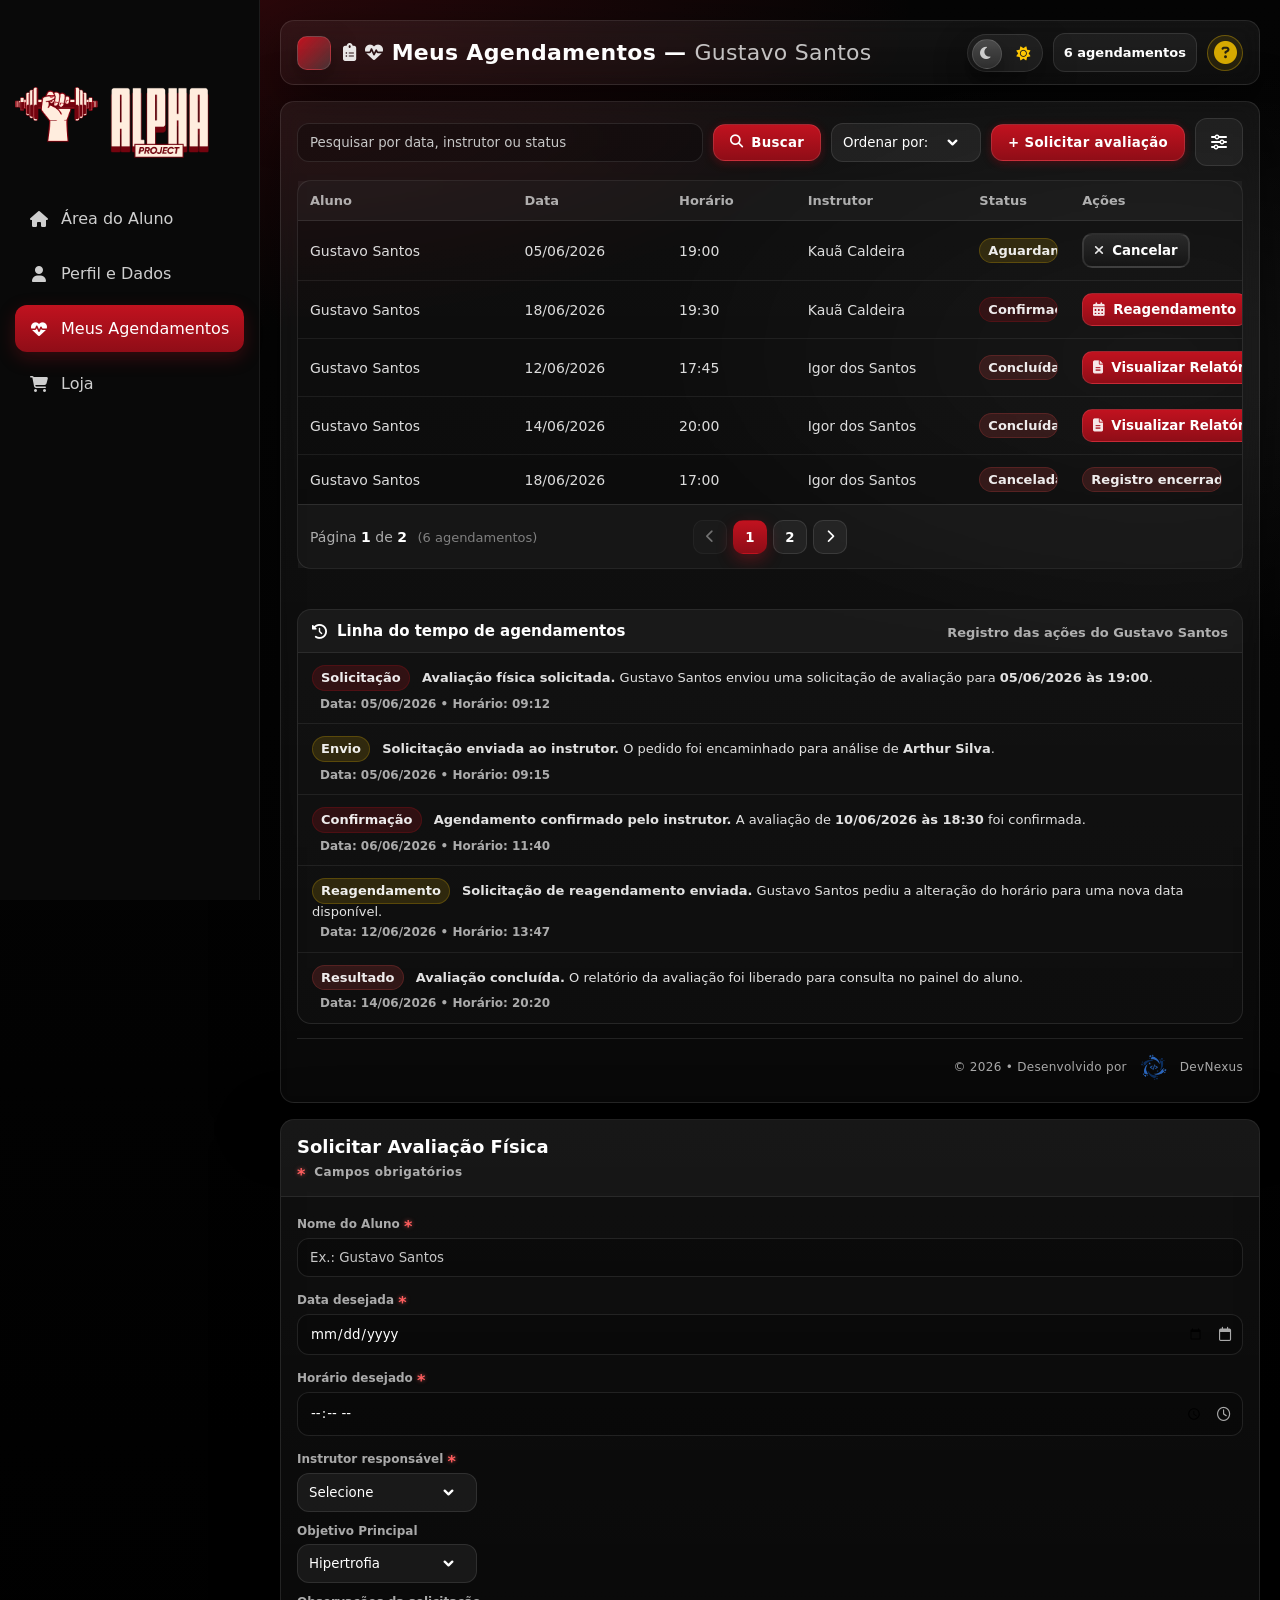
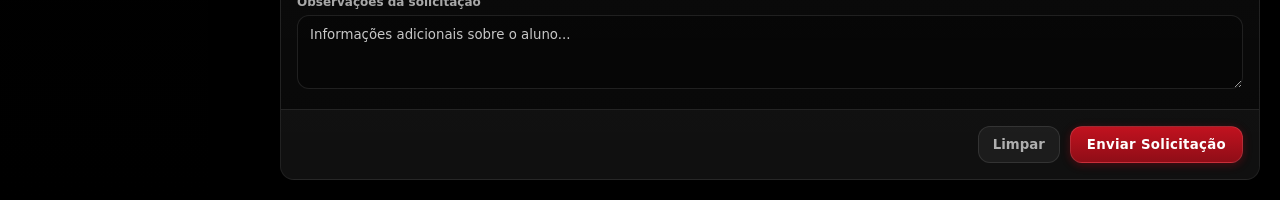
<file: Project-Alpha-Web-Site--main/html/dashboard-alunos.html>
<!doctype html>
<html lang="pt-br">
<head>
  <meta charset="UTF-8" />
  <meta name="viewport" content="width=device-width, initial-scale=1.0" />
  <title>Gestão de Clientes – Academia</title>

  <link rel="stylesheet" href="https://cdnjs.cloudflare.com/ajax/libs/font-awesome/6.5.0/css/all.min.css">
  <link href="https://fonts.googleapis.com/css2?family=Inter:wght@600;700&display=swap" rel="stylesheet">

  <style>
    :root{
      --bg: #000000;
      --panel: rgba(255,255,255,.06);
      --panel2: rgba(255,255,255,.08);
      --border: rgba(255,255,255,.10);
      --text: rgb(255,255,255);
      --muted: rgba(255,255,255,.65);

      /* cores da marca */
      --blue:#C1121F;
      --blue2:#8F0D17;
      --red:#C1121F;
      --red2:#8F0D17;

      --shadow: 0 18px 60px rgba(0,0,0,.55);
      --radius: 14px;
    }

    *{ box-sizing:border-box; font-family: system-ui, -apple-system, Segoe UI, Roboto, Arial; }

/* ==========================
   SIDEBAR PROJECT ALPHA
========================== */

.sidebar{
    position:fixed;
    top:0;
    left:0;

    width:260px;
    height:100vh;

    background:#090909;

    border-right:1px solid rgba(255,255,255,.08);

    padding:25px 15px;

    display:flex;
    flex-direction:column;

    z-index:1000;
}

.sidebar-brand{
    display:flex;
    align-items:center;
    gap:12px;

    margin-bottom:-25px;
}

.sidebar-brand img{
    width:195px;
    height:195px;
    object-fit:contain;
}

.sidebar-brand h2{
    margin:0;

    color:#fff;

    font-size:22px;

    font-weight:800;
}

.sidebar-menu{
    display:flex;
    flex-direction:column;
    gap:8px;
}

.sidebar-link{
    display:flex;
    align-items:center;
    gap:12px;

    padding:14px;

    border-radius:12px;

    color:#cfcfcf;

    text-decoration:none;

    transition:.25s;
}

.sidebar-link i{
    width:20px;
    text-align:center;
}

.sidebar-link:hover{
    background:rgba(193,18,31,.15);
    color:#fff;
}

.sidebar-link.active{
    background:linear-gradient(
        180deg,
        #C1121F,
        #8F0D17
    );

    color:#fff;

    box-shadow:
    0 6px 18px rgba(193,18,31,.25);
}
    body{
      margin:0;
      color:var(--text);
      background:
        radial-gradient(1200px 600px at 20% 0%, rgba(193,18,31,.20), transparent 55%),
        radial-gradient(900px 500px at 90% 20%, rgba(255,255,255,.05), transparent 60%),
        linear-gradient(180deg, #050505, var(--bg));
      min-height:100vh;
    }

    /* ===== MODO CLARO ===== */
    body.light{
      --bg:#f3f5f9;
      --panel: rgba(255,255,255,.92);
      --panel2: rgba(255,255,255,.82);
      --border: rgba(15, 23, 42, .18);
      --text:#0f172a;
      --muted:#475569;
      --shadow: 0 4px 10px rgba(15,23,42,.10), 0 1px 1px rgba(15,23,42,.06);
      --btnText: #fff;
      --btnShadow: 0 10px 24px rgba(15,23,42,.12);
      --soft: rgba(15,23,42,.06);
      --softHover: rgba(15,23,42,.10);
    }

    body.light{
      background: linear-gradient(180deg, #ffffff, var(--bg));
    }

    body.light .btn{ box-shadow: none; }

    body.light .input,
    body.light .select{
      background: rgba(255,255,255,.85);
      color: var(--text);
    }

    body.light table{
      background: rgba(255,255,255,.85);
    }

    body.light .input::placeholder{
      color: rgba(15,23,42,.45);
    }

.app{
  margin-left:260px;

  padding:20px;

  max-width:calc(100% - 10px);
}

    .topbar{
      display:flex;
      align-items:center;
      justify-content:space-between;
      gap: 14px;
      padding: 12px 16px;
      border: 1px solid var(--border);
      border-radius: var(--radius);
      background: linear-gradient(180deg, rgba(255,255,255,.06), rgba(255,255,255,.04));
      box-shadow: var(--shadow);
      backdrop-filter: blur(10px);
      overflow:hidden;
    }

    .brand{
      display:flex;
      align-items:center;
      gap: 12px;
      min-width: 0;
    }

    .logo{
      width: 34px;
      height: 34px;
      border-radius: 10px;
      background: linear-gradient(135deg, #C1121F, rgba(255,255,255,.14));
      border: 1px solid rgba(255,255,255,.12);
      box-shadow: 0 10px 28px rgba(0,0,0,.35);
      flex: 0 0 auto;
    }

    .title{
      display:flex;
      align-items:center;
      gap:8px;
      font-size: 22px;

    .table-wrapper table col:nth-child(1){ width: 21%; }
    .table-wrapper table col:nth-child(2){ width: 13%; }
    .table-wrapper table col:nth-child(3){ width: 11%; }
    .table-wrapper table col:nth-child(4){ width: 17%; }
    .table-wrapper table col:nth-child(5){ width: 14%; }
    .table-wrapper table col:nth-child(6){ width: 24%; }
      font-weight: 700;
      letter-spacing:.3px;
      min-width:0;
      white-space: nowrap;
      overflow:hidden;
      text-overflow: ellipsis;
    }

    .accent{
      color: rgba(255,255,255,.75);
      font-weight: 500;
    }

    .title i{
      font-size:18px;
      opacity:.9;
      flex: 0 0 auto;
    }

    .subtitle{
      font-size: 14px;
      color: var(--muted);
      font-weight: 500;
      margin-left: 6px;
      flex: 0 0 auto;
    }

    .actions{
      display:flex;
      align-items:center;
      gap: 10px;
      flex-wrap: nowrap;
      justify-content:flex-end;
      white-space: nowrap;
    }

    .pill strong{ color: var(--text); }

    .pill{
      display:flex;
      align-items:center;
      gap: 8px;
      padding: 11px 10px;
      border-radius: 12px;
      border: 1px solid var(--border);
      background: rgba(255,255,255,.05);
      color: var(--muted);
      font-size: 13px;
    }

    .btn{
      border: 0;
      cursor: pointer;
      padding: 10px 16px;
      border-radius: 12px;
      font-weight: 700;
      letter-spacing: .3px;
      color: #fff;
      background: linear-gradient(180deg, var(--red), var(--red2));
      border: 1px solid rgba(255,255,255,.12);
      box-shadow:
        0 2px 8px rgba(193,18,31,.35),
        0 2px 6px rgba(0,0,0,.25);
      display: inline-flex;
      align-items: center;
      gap: 8px;
      white-space: nowrap;
      transition: all .18s ease;
    }

    .btn:active{ transform: translateY(1px); }

    .iconbtn{
      width: 38px;
      height: 38px;
      display:grid;
      place-items:center;
      border-radius: 12px;
      border: 1px solid var(--border);
      background: rgba(255,255,255,0.05);
      color: var(--muted);
      cursor:pointer;
    }

    .iconbtn2{
      font-family: 'Inter', sans-serif;
      font-weight: 700;
      font-size: 23px;
      width: 36px;
      height: 36px;
      display: flex;
      align-items: center;
      justify-content: center;
      border-radius: 50%;
      border: 1px solid rgba(240,190,0,.35);
      background: rgba(240,190,0,.10);
      color: rgba(240,190,0,0.88);
      cursor: pointer;
      transition: all .18s ease;
    }

    .iconbtn2:hover{
      background: rgba(240,190,0,.18);
      transform: translateY(-1px);
    }

    .iconbtn2:active{ transform: translateY(0); }

    .grid{
      display:grid;
      grid-template-columns:minmax(0,1fr) 380px;
      gap: 16px;
      margin-top: 16px;
      align-items: start;
    }

    body.light .card,
    body.light .topbar{
      backdrop-filter: none;
    }

    .card{
      border: 1px solid var(--border);
      border-radius: var(--radius);
      background: linear-gradient(180deg, rgba(255,255,255,.06), rgba(255,255,255,.03));
      box-shadow: var(--shadow);
      backdrop-filter: blur(10px);
      overflow:hidden;
    }

    .cardBody{ padding: 16px; }

    .searchRow{
      display: flex;
      align-items: center;
      gap: 10px;
      margin-bottom: 14px;
      flex-wrap: nowrap;
    }

    .searchRow .input{
      flex: 1 1 420px;
      min-width: 260px;
    }

    .searchRow .btn,
    .searchRow .select,
    .searchRow .iconbtn3{
      flex: 0 0 auto;
      white-space: nowrap;
    }

    .searchRow .select{
      width: 180px;
      min-width: 160px;
    }

    .searchRow .btn:last-of-type{
      min-width: 140px;
    }

    .input{
      width:100%;
      padding: 11px 12px;
      border-radius: 12px;
      border: 1px solid var(--border);
      background: rgba(0,0,0,.25);
      color: var(--text);
      outline:none;
    }

    .input::placeholder{ color: #c7c7c7; }

    .input:focus{
      border-color: var(--red);
      box-shadow: 0 0 0 2px rgba(193,18,31,.25);
    }

    .select{
      width: 180px;
      padding: 11px 12px;
      border-radius: 12px;
      border: 1px solid var(--border);
      background: rgba(255,255,255,.06);
      color: var(--text);
      outline:none;
      appearance: none;
      -webkit-appearance: none;
      -moz-appearance: none;
      padding: 11px 38px 11px 12px;
    }

.select{
  appearance: none;
  -webkit-appearance: none;
  -moz-appearance: none;
}
.searchRow .select{
  width: 150px;   /* diminui aqui */
  min-width: 120px;
  flex: 0 0 auto; /* impede crescer */
}
.select{
  padding: 11px 18px 11px 11px; /* espaço extra à direita */

  background-image: url("data:image/svg+xml,%3Csvg xmlns='http://www.w3.org/2000/svg' width='16' height='16' stroke='white' viewBox='0 0 16 16'%3E%3Cpath d='M4 6l4 4 4-4' stroke-width='2.5' fill='none' stroke-linecap='round' stroke-linejoin='round'/%3E%3C/svg%3E");

  background-repeat: no-repeat;
  background-position: right 20px center;
  background-size: 15px;
}

    body.light .select{
      background: rgba(255,255,255,.92);
    }

    table{
      width:100%;
      border-collapse: separate;
      border-spacing: 0;
      table-layout: fixed;
      overflow:hidden;
      overflow-x:auto;
      border-radius: 14px;
      border: 1px solid var(--border);
      background: rgba(0,0,0,.18);
    }

    body.light table{
      background: rgba(255,255,255,.92);
    }

    thead th{
      text-align:left;
      font-size: 13px;
      color: var(--muted);
      font-weight: 700;
      padding: 12px 12px;
      border-bottom: 1px solid rgba(255,255,255,.09);
      background: rgba(255,255,255,.04);
      vertical-align: middle;
    }

    body.light thead th{
      background: rgba(2,6,23,.04);
    }

    tbody td{
      padding: 12px 12px;
      border-bottom: 1px solid rgba(255,255,255,.07);
      color: rgba(255,255,255,.86);
      font-size: 14px;
      vertical-align: middle;
      overflow: hidden;
      text-overflow: ellipsis;
      white-space: nowrap;
    }

    body.light tbody td{ color: var(--text); }
    tbody tr:last-child td{ border-bottom: 0; }

    tbody tr:hover{
      background: rgba(255,255,255,.04);
      transition: .15s ease;
    }

#Relatorio {
text-align: right;
flex-wrap: wrap;
padding: 8px 12px;
}

.table-wrapper{
    width:100%;
    overflow-x:auto;
    -webkit-overflow-scrolling: touch;
}

#excluir {

padding: 8px 17px;
}

    .tdActions{
      min-width: 0;
      display:flex;
      flex-wrap: nowrap;
      gap:8px;
      align-items:center;
      justify-content:flex-start;
      white-space: nowrap;
    }

    .mini{
      padding: 8px 10px;
      border-radius: 10px;
      border: 1px solid rgba(255,255,255,.10);
      font-weight: 800;
      cursor:pointer;
      color:#fff;
      display:inline-flex;
      align-items:center;
      gap:8px;
      white-space: nowrap;
      flex: 0 0 auto;
    }

    .mini i{ opacity:.9; }

    /* editar neutro pra diferenciar melhor da exclusão */
    .mini.blue{
      background: linear-gradient(180deg, #2a2a2a, #151515);
      border: 2px solid rgba(255,255,255,.10);
    }

    .mini.red{
      background: linear-gradient(180deg, var(--red), var(--red2));
      border: 1px solid rgba(255,255,255,.10);
    }

    .footer{
      display:grid;
      grid-template-columns: 1fr auto 1fr;
      align-items:center;
      gap: 12px;
      margin-top: 16px;
      color: #ededed;
      font-size: 15px;
    }

    .footer .leftInfo{ justify-self: start; }
    .footer .pager{ justify-self: center; }
    .footer .rightSpace{ justify-self: end; }

    .pager{
      display:flex;
      gap: 8px;
      align-items:center;
    }

    .page{
      width: 34px;
      height: 34px;
      display:grid;
      place-items:center;
      border-radius: 10px;
      border: 1px solid var(--border);
      background: rgba(255,255,255,.05);
      color: var(--muted);
      cursor:pointer;
      font-weight: 800;
    }

    .page.active{
      color:#fff;
      background: linear-gradient(180deg, var(--red), var(--red2));
      border-color: transparent;
      box-shadow: 0 6px 16px rgba(193,18,31,.35);
    }

    .sideHead{
      display:flex;
      align-items:center;
      justify-content:space-between;
      padding: 16px;
      border-bottom: 1px solid rgba(255,255,255,.08);
      background: rgba(255,255,255,.03);
    }

    .sideTitle{
      font-size: 18px;
      font-weight: 800;
    }

    .form{
      padding: 16px;
      display:grid;
      gap: 12px;
    }

    .label{
      font-size: 12px;
      color: var(--muted);
      margin-bottom: 6px;
      display:block;
      font-weight: 700;
    }

    textarea.input{
      min-height: 74px;
      resize: vertical;
    }

    .sideBtns{
      display:flex;
      gap: 10px;
      justify-content:flex-end;
      padding: 16px;
      border-top: 1px solid rgba(255,255,255,.08);
      background: rgba(255,255,255,.03);
    }

    .btnGhost{
      padding: 10px 14px;
      border-radius: 12px;
      border: 1px solid var(--border);
      background: rgba(255,255,255,.05);
      color: var(--muted);
      font-weight: 800;
      cursor:pointer;
    }

    .logMeta{
      margin-top: 6px;
      font-size: 12px;
      color: var(--muted);
    }

@media (max-width: 1300px){

  .grid{
      grid-template-columns:1fr;
  }

}

@media (max-width: 268px){

  .app{
      padding:0 10px;
  }

  .searchRow{
      flex-wrap:wrap;
  }

  .searchRow .input{
      min-width:100%;
  }

}

    .themeToggle{
      --h: 38px;
      --w: 76px;
      --pad: 4px;
      position: relative;
      width: var(--w);
      height: var(--h);
      border-radius: 999px;
      border: 1px solid var(--border);
      background: rgba(255,255,255,.06);
      box-shadow: 0 14px 34px rgba(0,0,0,.35);
      cursor: pointer;
      display: inline-flex;
      align-items: center;
      justify-content: space-between;
      padding: 0 12px;
      user-select: none;
      flex: 0 0 auto;
    }

    .themeToggle i{
      font-size: 14px;
      color: rgba(255,255,255,.75);
      z-index: 2;
    }

    body.light .themeToggle i{ color: rgba(0,0,0,.55); }

    .themeToggle input{
      position:absolute;
      inset:0;
      opacity:0;
      cursor:pointer;
    }

    .pager-wrapper {
      display: flex;
      justify-content: space-between;
      align-items: center;
      margin-top: 1px;
      padding-top: -20px;
      flex-wrap: wrap;
      gap: 12px;
    }

    .pager-info {
      color: var(--muted);
      font-size: 14px;
    }

    .pager-info strong {
      color: #fff;
    }

    body.light .pager-info strong{
      color: var(--text);
    }

    .total {
      margin-left: 6px;
      font-size: 13px;
      opacity: .7;
    }

    .pager {
      display: flex;
      gap: 6px;
      align-items: center;
    }

    .page {
      min-width: 34px;
      height: 34px;
      padding: 0 10px;
      border-radius: 10px;
      border: 1px solid var(--border);
      background: var(--panel);
      color: #fff;
      font-weight: 600;
      cursor: pointer;
      transition: all .2s ease;
      display: flex;
      align-items: center;
      justify-content: center;
    }

    body.light .page{
      color: var(--text);
    }

    .page:hover:not(:disabled) {
      background: rgba(193,18,31,.25);
      transform: translateY(-2px);
    }

    .page:disabled {
      opacity: .4;
      cursor: not-allowed;
    }

    .credit{
      margin-top: 14px;
      padding-top: 10px;
      border-top: 1px solid var(--border);
      display: flex;
      justify-content: flex-end;
      align-items: center;
      gap: 8px;
      font-size: 12px;
      color: var(--muted);
      letter-spacing: .3px;
    }

    .credit img{
      height: 37px;
      width: auto;
      object-fit: contain;
      opacity: .85;
    }

    body.light .credit strong{
      color: var(--text);
    }

    .dots {
      padding: 0 6px;
      opacity: .6;
    }

    .themeToggle .knob{
      position:absolute;
      top: var(--pad);
      left: var(--pad);
      width: calc(var(--h) - (var(--pad) * 2));
      height: calc(var(--h) - (var(--pad) * 2));
      border-radius: 999px;
      background: linear-gradient(180deg, rgba(255,255,255,.20), rgba(255,255,255,.08));
      border: 1px solid rgba(255,255,255,.12);
      box-shadow: 0 12px 26px rgba(0,0,0,.45);
      transition: transform .22s ease;
    }

    .themeToggle input:checked ~ .knob{
      transform: translateX(calc(var(--w) - var(--h)));
    }

    .themeToggle:hover{
      background: rgba(255,255,255,.08);
    }

    .iconbtn3{
      width: 48px;
      height: 48px;
      display:grid;
      place-items:center;
      border-radius: 12px;
      border: 1px solid var(--border);
      background: rgba(255,255,255,0.05);
      color: rgb(255,255,255);
      cursor:pointer;
    }

    body.light .iconbtn3{
      color: var(--text);
    }

    .iconbtn3 i{ font-size: 16px; }

    .sortIcon{
      font-size: 12px;
      margin-left: 4px;
      position: relative;
      top: -1px;
      color: var(--muted);
      transition: .2s ease;
    }

    .asterisk {
      color: #ff5e5e;
      font-weight: 700;
      font-size: 16px;
      position: relative;
      top: 4px;
      text-shadow: 0 0 4px rgba(255,94,94,0.6);
    }

    .formHint{
      font-size: 12px;
      letter-spacing: .4px;
      text-transform: none;
      color: var(--muted);
      margin-top: 4px;
      font-weight: 600;
    }

    .formHint .asterisk{
      color: #ff5e5e;
      font-weight: 800;
      margin-right: 4px;
    }

    .logCard{
      margin-top: 40px;
      padding-top: 14px 12px;
      border: 1px solid var(--border);
      border-radius: var(--radius);
      background: rgba(255,255,255,.02);
      overflow: hidden;
    }

    .logHead{
      display:flex;
      align-items:flex-end;
      justify-content:space-between;
      gap: 12px;
      padding: 12px 14px;
      border-bottom: 1px solid rgba(255,255,255,.08);
      background: rgba(255,255,255,.03);
    }

    .logTitle{
      display:flex;
      align-items:center;
      gap: 10px;
      font-weight: 850;
      font-size: 15px;
    }

    .logHint{
      color: var(--muted);
      font-size: 13px;
      font-weight: 600;
    }

    .logList{ display:grid; }

    .logItem{
      display:flex;
      align-items:center;
      justify-content:space-between;
      gap: 12px;
      padding: 12px 14px;
      border-bottom: 1px solid rgba(255,255,255,.07);
    }

    .logItem:last-child{ border-bottom: 0; }

    .logText{
      color: rgba(255,255,255,.88);
      font-size: 13px;
      line-height: 1.2;
    }

    body.light .logText{ color: var(--text); }

    .logMeta{
      margin-left: 8px;
      color: var(--muted);
      font-size: 12px;
      font-weight: 600;
    }

    tfoot td{
      background: rgba(255,255,255,.04);
      border-top: 1px solid var(--border);
    }

    body.light tfoot td{
      background: rgba(2,6,23,.04);
    }

    .badge{
      display:inline-flex;
      align-items:center;
      padding: 4px 8px;
      border-radius: 999px;
      font-size: 13px;
      font-weight: 600;
      margin-right: 8px;
      border: 1px solid rgba(255,255,255,.10);
      white-space: nowrap;
      max-width: 100%;
      overflow: hidden;
      text-overflow: ellipsis;
    }

    .statusCell{
      overflow: hidden;
      white-space: nowrap;
    }

    .statusCell .badge{
      margin-right: 0;
    }

    .badge.add{
      background: rgba(193,18,31,.18);
      color: rgba(255,255,255,.92);
      border-color: rgba(193,18,31,.22);
    }

    .badge.edit{
      background: rgba(240,190,0,.14);
      color: rgba(255,255,255,.92);
      border-color: rgba(240,190,0,.22);
    }

    .badge.del{
      background: rgba(214,69,69,.18);
      color: rgba(255,255,255,.92);
      border-color: rgba(214,69,69,.22);
    }

    .logAction{
      border: 1px solid rgba(255,255,255,.12);
      background: rgba(255,255,255,.06);
      color: #fff;
      border-radius: 12px;
      padding: 9px 10px;
      font-weight: 900;
      cursor: pointer;
      display:inline-flex;
      align-items:center;
      gap: 8px;
      white-space: nowrap;
    }

    .inputIcon{
      position: relative;
    }

    .inputIcon i{
      position: absolute;
      right: 12px;
      top: 50%;
      transform: translateY(-50%);
      color: var(--muted);
      font-size: 14px;
      pointer-events: auto;
      cursor: pointer;
    }

    .inputIcon .input{
      padding-right: 38px;
    }

    .logAction:hover{ background: rgba(255,255,255,.09); }

    .logAction.ghost{
      color: var(--muted);
      cursor: default;
      opacity: .85;
    }

    body.light .logCard{ background: rgba(2,6,23,.03); }
    body.light .logHead{ border-bottom-color: rgba(2,6,23,.10); }
    body.light .logItem{ border-bottom-color: rgba(2,6,23,.08); }
    body.light .logAction{ color: var(--text); background: rgba(2,6,23,.04); }

@media (max-width:1200px){

    .sidebar{
        position:relative;

        width:100%;
        height:auto;

        border-right:none;
        border-bottom:1px solid rgba(255,255,255,.08);
    }

    .app{
        margin-left:0;
        max-width:100%;
    }

}
  </style>
</head>

<body>
<div class="sidebar">

    <div class="sidebar-brand">
        <img src="imagens/Logo-nav.png" alt="Project Alpha">

    </div>

    <nav class="sidebar-menu">

        <a href="html/area-do-aluno.html" class="sidebar-link">
          <i class="fa-solid fa-house"></i>
          <span>Área do Aluno</span>
        </a>

        <a href="html/perfil-e-dados.html" class="sidebar-link">
          <i class="fa-solid fa-user"></i>
          <span>Perfil e Dados</span>
        </a>

        <a href="html/dashboard-alunos.html" class="sidebar-link active">
            <i class="fa-solid fa-heart-pulse"></i>
          <span>Meus Agendamentos</span>
        </a>

        <a href="/e-commerce" class="sidebar-link">
            <i class="fa-solid fa-cart-shopping"></i>
            <span>Loja</span>
        </a>

    </nav>

</div>

  <div class="app">
    <div class="topbar">
      <div class="brand">
        <div class="logo"></div>

        <div class="title">
<i class="fa-solid fa-clipboard-list"></i>
<i class="fa-solid fa-heart-pulse"></i>
      Meus Agendamentos — <span class="accent">Gustavo Santos</span>
        </div>
      </div>

      <div class="actions">
        <label class="themeToggle" title="Alternar tema">
          <input id="themeSwitch" type="checkbox" />
          <i class="fa-solid fa-moon"></i>
          <i class="fa-solid fa-sun fa-rotate-180" style="color: rgb(255,200,5)"></i>
          <span class="knob"></span>
        </label>

        <div class="pill"><strong>6 agendamentos</strong></div>
        <button class="iconbtn2" title="Ajuda"><i class="fa fa-question-circle" aria-hidden="true"></i></button>
      </div>
    </div>

    <div class="grid">
      <div class="card">
        <div class="cardBody">
          <div class="searchRow">
            <input class="input" placeholder="Pesquisar por data, instrutor ou status" />

            <button class="btn">
              <i class="fa-solid fa-magnifying-glass"></i>
              Buscar
            </button>

            <select class="select">
              <option>Ordenar por:</option>
              <option>Nome (A-Z)</option>
              <option>Nome (Z-A)</option>
              <option>Mais recentes</option>
            </select>

            <button class="btn">+ Solicitar avaliação</button>

            <button class="iconbtn3" title="Config tabela">
              <i class="fa-solid fa-sliders"></i>
            </button>
          </div>

<div class="table-wrapper">
          <table>
           <colgroup>
             <col />
             <col />
             <col />
             <col />
             <col />
             <col />
           </colgroup>
           <thead>
  <tr>
    <th style="width:25%;">Aluno</th>
    <th style="width:18%;">Data</th>
    <th style="width:15%;">Horário</th>
    <th style="width:20%;">Instrutor</th>
    <th style="width:12%;">Status</th>
    <th style="width:20%;">Ações</th>
  </tr>
</thead>

     <tbody>

<tr>
  <td>Gustavo Santos</td>
  <td>05/06/2026</td>
  <td>19:00</td>
  <td>Kauã Caldeira</td>
  <td class="statusCell">
    <span class="badge edit">Aguardando aprovação</span>
  </td>
  <td class="tdActions">
    <button class="mini blue">
      <i class="fa-solid fa-xmark"></i>
      Cancelar
    </button>
  </td>
</tr>

<tr>
  <td>Gustavo Santos</td>
  <td>18/06/2026</td>
  <td>19:30</td>
  <td>Kauã Caldeira</td>
  <td class="statusCell">
    <span class="badge add">Confirmada</span>
  </td>
  <td class="tdActions">
    <button class="mini red">
      <i class="fa-solid fa-calendar-days"></i>
      Reagendamento
    </button>
  </td>
</tr>

<tr>
  <td>Gustavo Santos</td>
  <td>12/06/2026</td>
  <td>17:45</td>
  <td>Igor dos Santos</td>
 <td class="statusCell">
    <span class="badge del">Concluída</span>
  </td>
<td class="tdActions">
    <button class="mini red">
      <i class="fa-solid fa-file-lines"></i>
      Visualizar Relatório
    </button>
  </td>
</tr>

<tr>
  <td>Gustavo Santos</td>
  <td>14/06/2026</td>
  <td>20:00</td>
  <td>Igor dos Santos</td>
  <td class="statusCell">
    <span class="badge del">Concluída</span>
  </td>
<td class="tdActions">
    <button class="mini red">
      <i class="fa-solid fa-file-lines"></i>
      Visualizar Relatório
    </button>
  </td>
</tr>

<tr>
  <td>Gustavo Santos</td>
  <td>18/06/2026</td>
  <td>17:00</td>
  <td>Igor dos Santos</td>
  <td class="statusCell">
    <span class="badge del">Cancelada</span>
  </td>
  <td class="tdActions">
    <span class="badge del">Registro encerrado</span>
  </td>
</tr>

</tbody>

<tfoot>
              <tr>
                <td colspan="6" style="padding: 14px 12px; border-top: 1px solid var(--border);">
                  <div style="display:grid; grid-template-columns: 1fr auto 1fr; align-items:center; font-size:14px;">
                    <div class="pager-info">
                      Página <strong>1</strong> de <strong>2</strong>
                      <span class="total">(6 agendamentos)</span>
                    </div>

                    <nav class="pager-wrapper" aria-label="Paginação">
                      <div class="pager">
                        <button class="page prev" aria-label="Página anterior" disabled>
                          <i class="fa-solid fa-chevron-left"></i>
                        </button>

                        <button class="page active" aria-current="page">1</button>
                        <button class="page">2</button>
                        <button class="page next" aria-label="Próxima página">
                          <i class="fa-solid fa-chevron-right"></i>
                        </button>
                      </div>
                    </nav>

                    <div></div>
                  </div>
                </td>
              </tr>
            </tfoot>
          </table>
</div>

          <div class="logCard">
            <div class="logHead">
              <div class="logTitle">
                <i class="fa-solid fa-clock-rotate-left"></i>
                Linha do tempo de agendamentos
              </div>
              <div class="logHint">Registro das ações do Gustavo Santos</div>
            </div>

<div class="logList">

  <div class="logItem">
    <div class="logText">
      <span class="badge add">Solicitação</span>

      <strong>Avaliação física solicitada.</strong>

      Gustavo Santos enviou uma solicitação de avaliação para
      <strong>05/06/2026 às 19:00</strong>.

      <div class="logMeta">
        Data: 05/06/2026 • Horário: 09:12
      </div>
    </div>
  </div>

  <div class="logItem">
    <div class="logText">
      <span class="badge edit">Envio</span>

      <strong>Solicitação enviada ao instrutor.</strong>

      O pedido foi encaminhado para análise de
      <strong>Arthur Silva</strong>.

      <div class="logMeta">
        Data: 05/06/2026 • Horário: 09:15
      </div>
    </div>
  </div>

  <div class="logItem">
    <div class="logText">
      <span class="badge add">Confirmação</span>

      <strong>Agendamento confirmado pelo instrutor.</strong>

      A avaliação de <strong>10/06/2026 às 18:30</strong> foi confirmada.

      <div class="logMeta">
        Data: 06/06/2026 • Horário: 11:40
      </div>
    </div>
  </div>

  <div class="logItem">
    <div class="logText">
      <span class="badge edit">Reagendamento</span>

      <strong>Solicitação de reagendamento enviada.</strong>

      Gustavo Santos pediu a alteração do horário para uma nova data disponível.

      <div class="logMeta">
        Data: 12/06/2026 • Horário: 13:47
      </div>
    </div>
  </div>

  <div class="logItem">
    <div class="logText">
      <span class="badge del">Resultado</span>

      <strong>Avaliação concluída.</strong>

      O relatório da avaliação foi liberado para consulta no painel do aluno.

      <div class="logMeta">
        Data: 14/06/2026 • Horário: 20:20
      </div>
    </div>
  </div>

</div>
          </div>

          <div class="credit">
            <span>© 2026 • Desenvolvido por</span>
            <img src="imagens/Devnexus.png" alt="Devnexus"> DevNexus
          </div>
        </div>
      </div>

<div class="card">
  <div class="sideHead">
    <div>
      <div class="sideTitle">
        Solicitar Avaliação Física
      </div>

      <div class="formHint">
        <span class="asterisk">*</span>
        Campos obrigatórios
      </div>
    </div>
  </div>

  <div class="form">

    <div>
      <label class="label">
        Nome do Aluno
        <span class="asterisk">*</span>
      </label>

      <input
        class="input"
        placeholder="Ex.: Gustavo Santos"
      />
    </div>

    <div>
      <label class="label">
        Data desejada
        <span class="asterisk">*</span>
      </label>

      <div class="inputIcon">
        <i class="fa-regular fa-calendar"></i>

        <input
          class="input"
          type="date"
        />
      </div>
    </div>

    <div>
      <label class="label">
        Horário desejado
        <span class="asterisk">*</span>
      </label>

      <div class="inputIcon">
        <i class="fa-regular fa-clock"></i>

        <input
          class="input"
          type="time"
        />
      </div>
    </div>

    <div>
      <label class="label">
        Instrutor responsável
        <span class="asterisk">*</span>
      </label>

      <select class="select">
        <option>Selecione</option>
        <option>Arthur Silva</option>
        <option>Emanoel Bernardo</option>
        <option>Igor Santos</option>
      </select>
    </div>

    <div>
      <label class="label">
        Objetivo Principal
      </label>

      <select class="select">
        <option>Hipertrofia</option>
        <option>Emagrecimento</option>
        <option>Condicionamento Físico</option>
        <option>Performance Esportiva</option>
        <option>Qualidade de Vida</option>
      </select>
    </div>

    <div>
      <label class="label">
        Observações da solicitação
      </label>

      <textarea
        class="input"
        placeholder="Informações adicionais sobre o aluno..."
      ></textarea>
    </div>

  </div>

  <div class="sideBtns">
    <button class="btnGhost">
      Limpar
    </button>

    <button class="btn">
      Enviar Solicitação
    </button>
  </div>
</div>
    </div>
  </div>

  <script>
    const themeSwitch = document.getElementById('themeSwitch');

    themeSwitch.addEventListener('change', () => {
      document.body.classList.toggle('light', themeSwitch.checked);
    });
  </script>
</body>
</html>
</file>
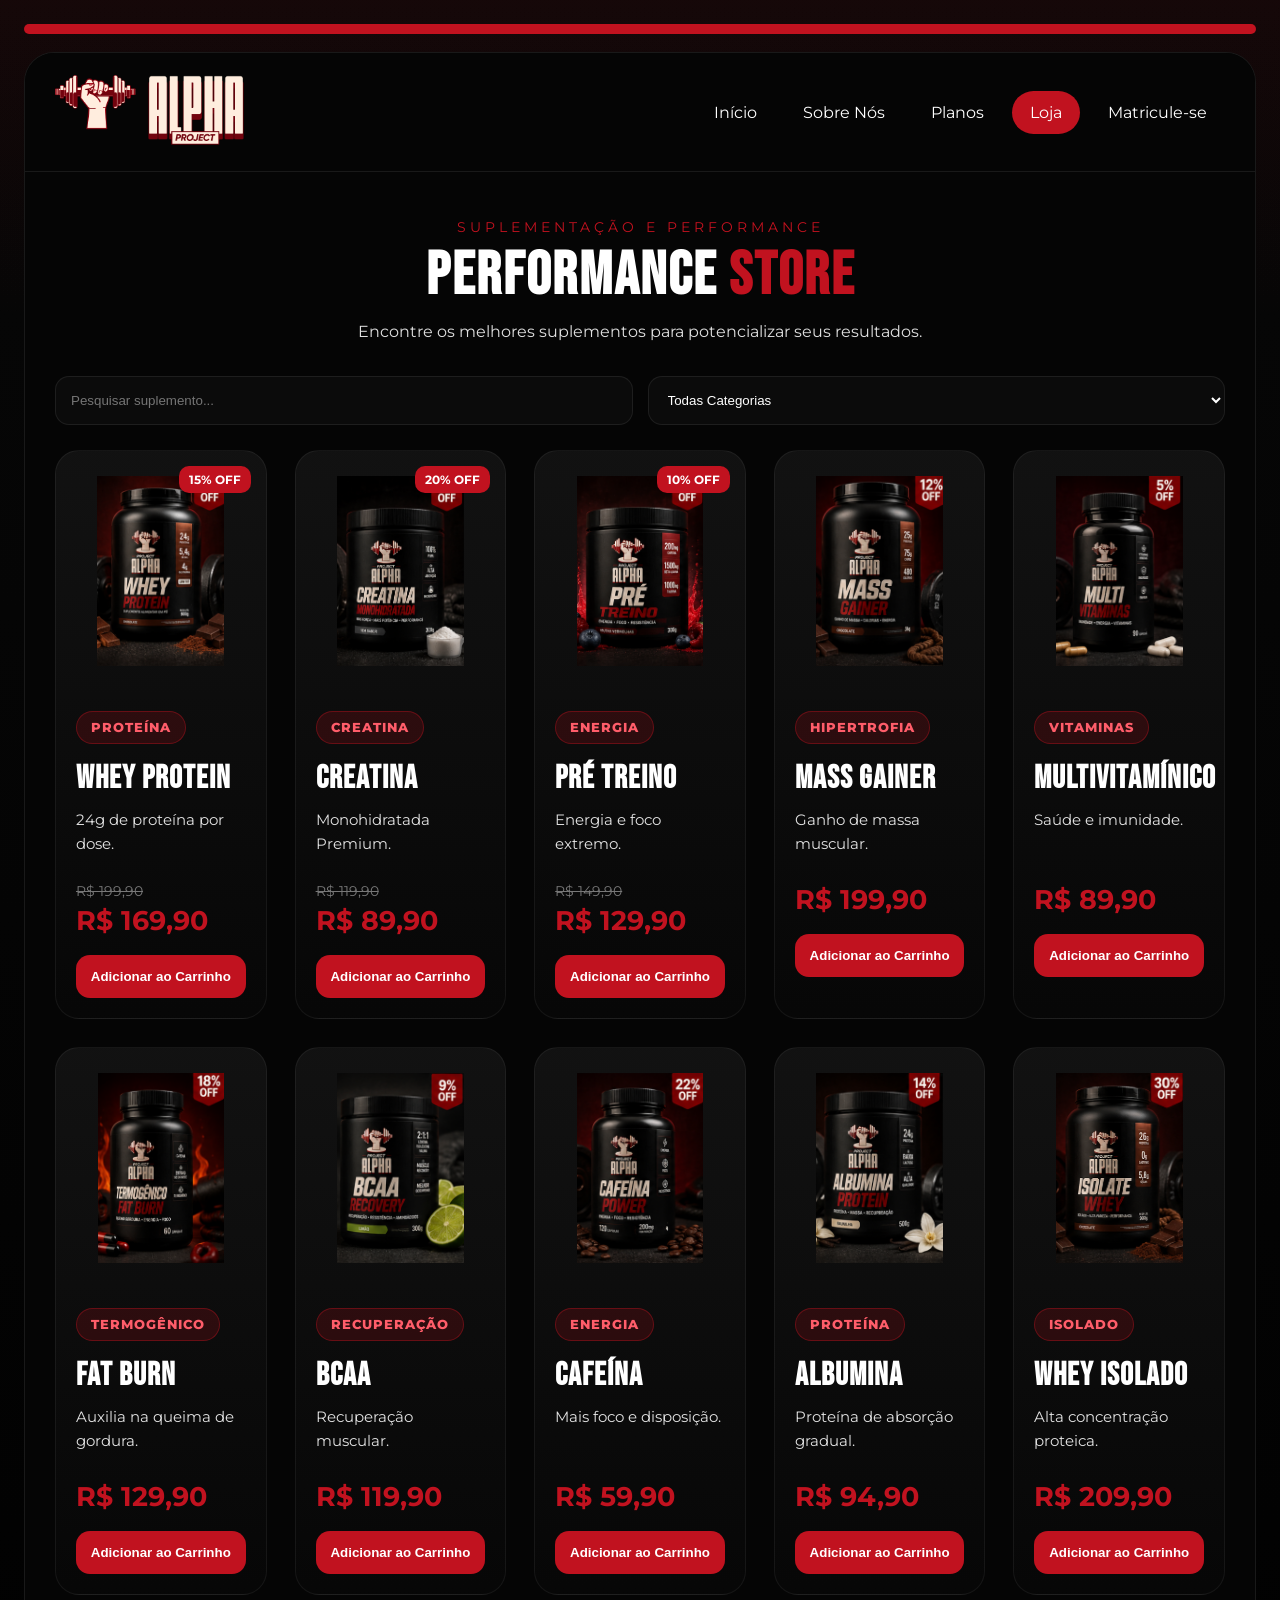
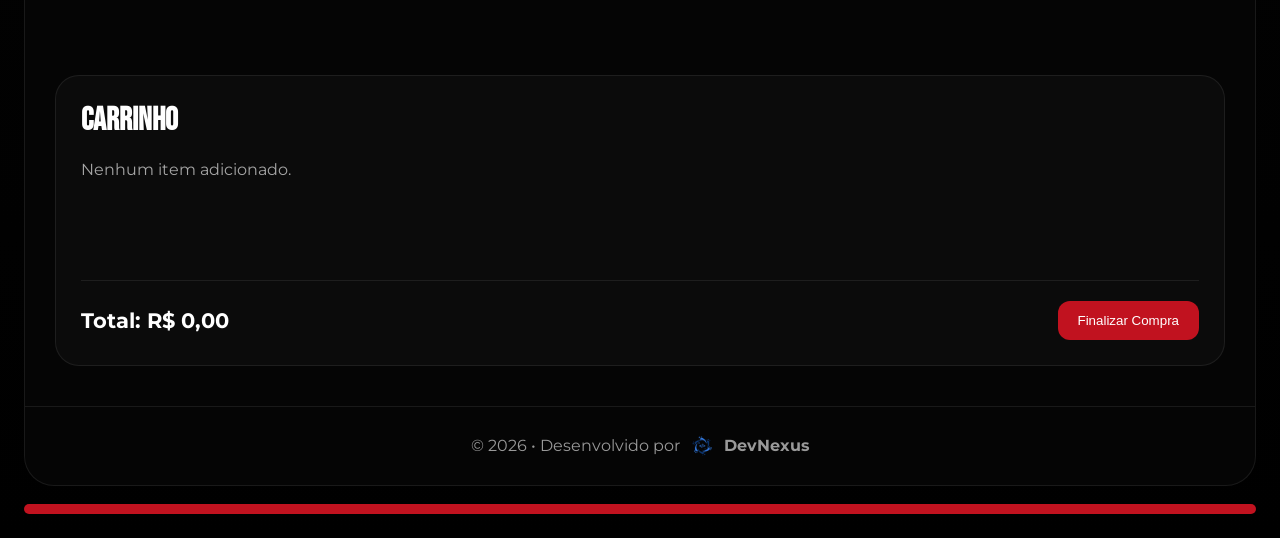
<file: Project-Alpha-Web-Site--main/html/lojaVTeste.html>
<!DOCTYPE html>
<html lang="pt-BR">
<head>
    <meta charset="UTF-8">
    <meta name="viewport" content="width=device-width, initial-scale=1.0">
    <title>Project Alpha | Loja</title>

    <link href="https://fonts.googleapis.com/css2?family=Bebas+Neue&family=Montserrat:wght@400;500;600;700&display=swap" rel="stylesheet">
    <link rel="stylesheet" href="../css/estilo2.css">
</head>
<body>

<div class="page">

    <div class="top-line"></div>

    <div class="shell">

        <!-- HEADER -->

        <header class="navbar">

            <div class="brand">

                <div class="logo-box">
                    <img src="imagens/Logo-nav.png" alt="Project Alpha">
                </div>

            </div>

            <nav class="menu">
            <a href="/">Início</a>
            <a href="/#sobre-nos">Sobre Nós</a>
            <a href="/#planos">Planos</a>
            <a href="/e-commerce" class="active">Loja</a>
            <a href="/cadastro">Matricule-se</a>
            </nav>

        </header>

        <!-- HERO -->

        <section class="hero-loja">

            <div class="hero-content">

                <span class="eyebrow">
                    Suplementação e Performance
                </span>

<h2>
    PERFORMANCE
    <span>STORE</span>
</h2>

                <p>
                    Encontre os melhores suplementos para potencializar seus resultados.
                </p>

            </div>

        </section>

        <!-- PESQUISA -->

        <section class="search-area">

            <input
                type="text"
                placeholder="Pesquisar suplemento..."
                id="searchInput">

            <select id="filterCategory">

                <option value="todos">Todas Categorias</option>
                <option value="proteina">Proteínas</option>
                <option value="creatina">Creatinas</option>
                <option value="energia">Energia</option>
                <option value="vitaminas">Vitaminas</option>

            </select>

        </section>

        <!-- PRODUTOS -->

        <section class="products-grid">

            <!-- 1 -->
            <div class="product-card">

                <div class="discount">15% OFF</div>

                <img src="imagens/produto1.png">

                <div class="product-info">

                    <span class="category">PROTEÍNA</span>

                    <h3>WHEY PROTEIN</h3>

                    <p>
                        24g de proteína por dose.
                    </p>

                    <div class="price-box">

                        <span class="old-price">
                            R$ 199,90
                        </span>

                        <span class="price">
                            R$ 169,90
                        </span>

                    </div>

                    <button>
                        Adicionar ao Carrinho
                    </button>

                </div>

            </div>

            <!-- 2 -->

            <div class="product-card">
                <div class="discount">20% OFF</div>

                <img src="imagens/produto2.png">

                <div class="product-info">

                    <span class="category">CREATINA</span>

                    <h3>CREATINA</h3>

                    <p>Monohidratada Premium.</p>

                    <div class="price-box">
                        <span class="old-price">R$ 119,90</span>
                        <span class="price">R$ 89,90</span>
                    </div>

                    <button>Adicionar ao Carrinho</button>

                </div>
            </div>

            <!-- 3 -->

            <div class="product-card">
                <div class="discount">10% OFF</div>

                <img src="imagens/produto3.png">

                <div class="product-info">

                    <span class="category">ENERGIA</span>

                    <h3>PRÉ TREINO</h3>

                    <p>Energia e foco extremo.</p>

                    <div class="price-box">
                        <span class="old-price">R$ 149,90</span>
                        <span class="price">R$ 129,90</span>
                    </div>

                    <button>Adicionar ao Carrinho</button>

                </div>
            </div>

            <!-- 4 -->

            <div class="product-card">
                <img src="imagens/produto4.png">

                <div class="product-info">

                    <span class="category">HIPERTROFIA</span>

                    <h3>MASS GAINER</h3>

                    <p>Ganho de massa muscular.</p>

                    <div class="price-box">
                        <span class="price">R$ 199,90</span>
                    </div>

                    <button>Adicionar ao Carrinho</button>

                </div>
            </div>

            <!-- 5 -->

            <div class="product-card">
                <img src="imagens/produto5.png">

                <div class="product-info">

                    <span class="category">VITAMINAS</span>

                    <h3>MULTIVITAMÍNICO</h3>

                    <p>Saúde e imunidade.</p>

                    <div class="price-box">
                        <span class="price">R$ 89,90</span>
                    </div>

                    <button>Adicionar ao Carrinho</button>

                </div>
            </div>

            <!-- LINHA 2 -->

            <div class="product-card">
                <img src="imagens/produto6.png">
                <div class="product-info">
                    <span class="category">TERMOGÊNICO</span>
                    <h3>FAT BURN</h3>
                    <p>Auxilia na queima de gordura.</p>
                    <div class="price-box">
                        <span class="price">R$ 129,90</span>
                    </div>
                    <button>Adicionar ao Carrinho</button>
                </div>
            </div>

            <div class="product-card">
                <img src="imagens/produto7.png">
                <div class="product-info">
                    <span class="category">RECUPERAÇÃO</span>
                    <h3>BCAA</h3>
                    <p>Recuperação muscular.</p>
                    <div class="price-box">
                        <span class="price">R$ 119,90</span>
                    </div>
                    <button>Adicionar ao Carrinho</button>
                </div>
            </div>

            <div class="product-card">
                <img src="imagens/produto8.png">
                <div class="product-info">
                    <span class="category">ENERGIA</span>
                    <h3>CAFEÍNA</h3>
                    <p>Mais foco e disposição.</p>
                    <div class="price-box">
                        <span class="price">R$ 59,90</span>
                    </div>
                    <button>Adicionar ao Carrinho</button>
                </div>
            </div>

            <div class="product-card">
                <img src="imagens/produto9.png">
                <div class="product-info">
                    <span class="category">PROTEÍNA</span>
                    <h3>ALBUMINA</h3>
                    <p>Proteína de absorção gradual.</p>
                    <div class="price-box">
                        <span class="price">R$ 94,90</span>
                    </div>
                    <button>Adicionar ao Carrinho</button>
                </div>
            </div>

            <div class="product-card">
                <img src="imagens/produto10.png">
                <div class="product-info">
                    <span class="category">ISOLADO</span>
                    <h3>WHEY ISOLADO</h3>
                    <p>Alta concentração proteica.</p>
                    <div class="price-box">
                        <span class="price">R$ 209,90</span>
                    </div>
                    <button>Adicionar ao Carrinho</button>
                </div>
            </div>

        </section>

        <!-- CARRINHO -->

        <aside class="cart-sidebar">

            <h3>Carrinho</h3>

            <div class="cart-items">

                <p>
                    Nenhum item adicionado.
                </p>

            </div>

            <div class="cart-footer">

                <strong>
                    Total: R$ 0,00
                </strong>

                <button>
                    Finalizar Compra
                </button>

            </div>

        </aside>

        <!-- FOOTER -->

        <footer class="footer">

            <span>
                © 2026 • Desenvolvido por
            </span>

            <img src="imagens/Devnexus.png">

            <strong>
                DevNexus
            </strong>

        </footer>

    </div>

    <div class="bottom-line"></div>

</div>

</body>
</html>
</file>
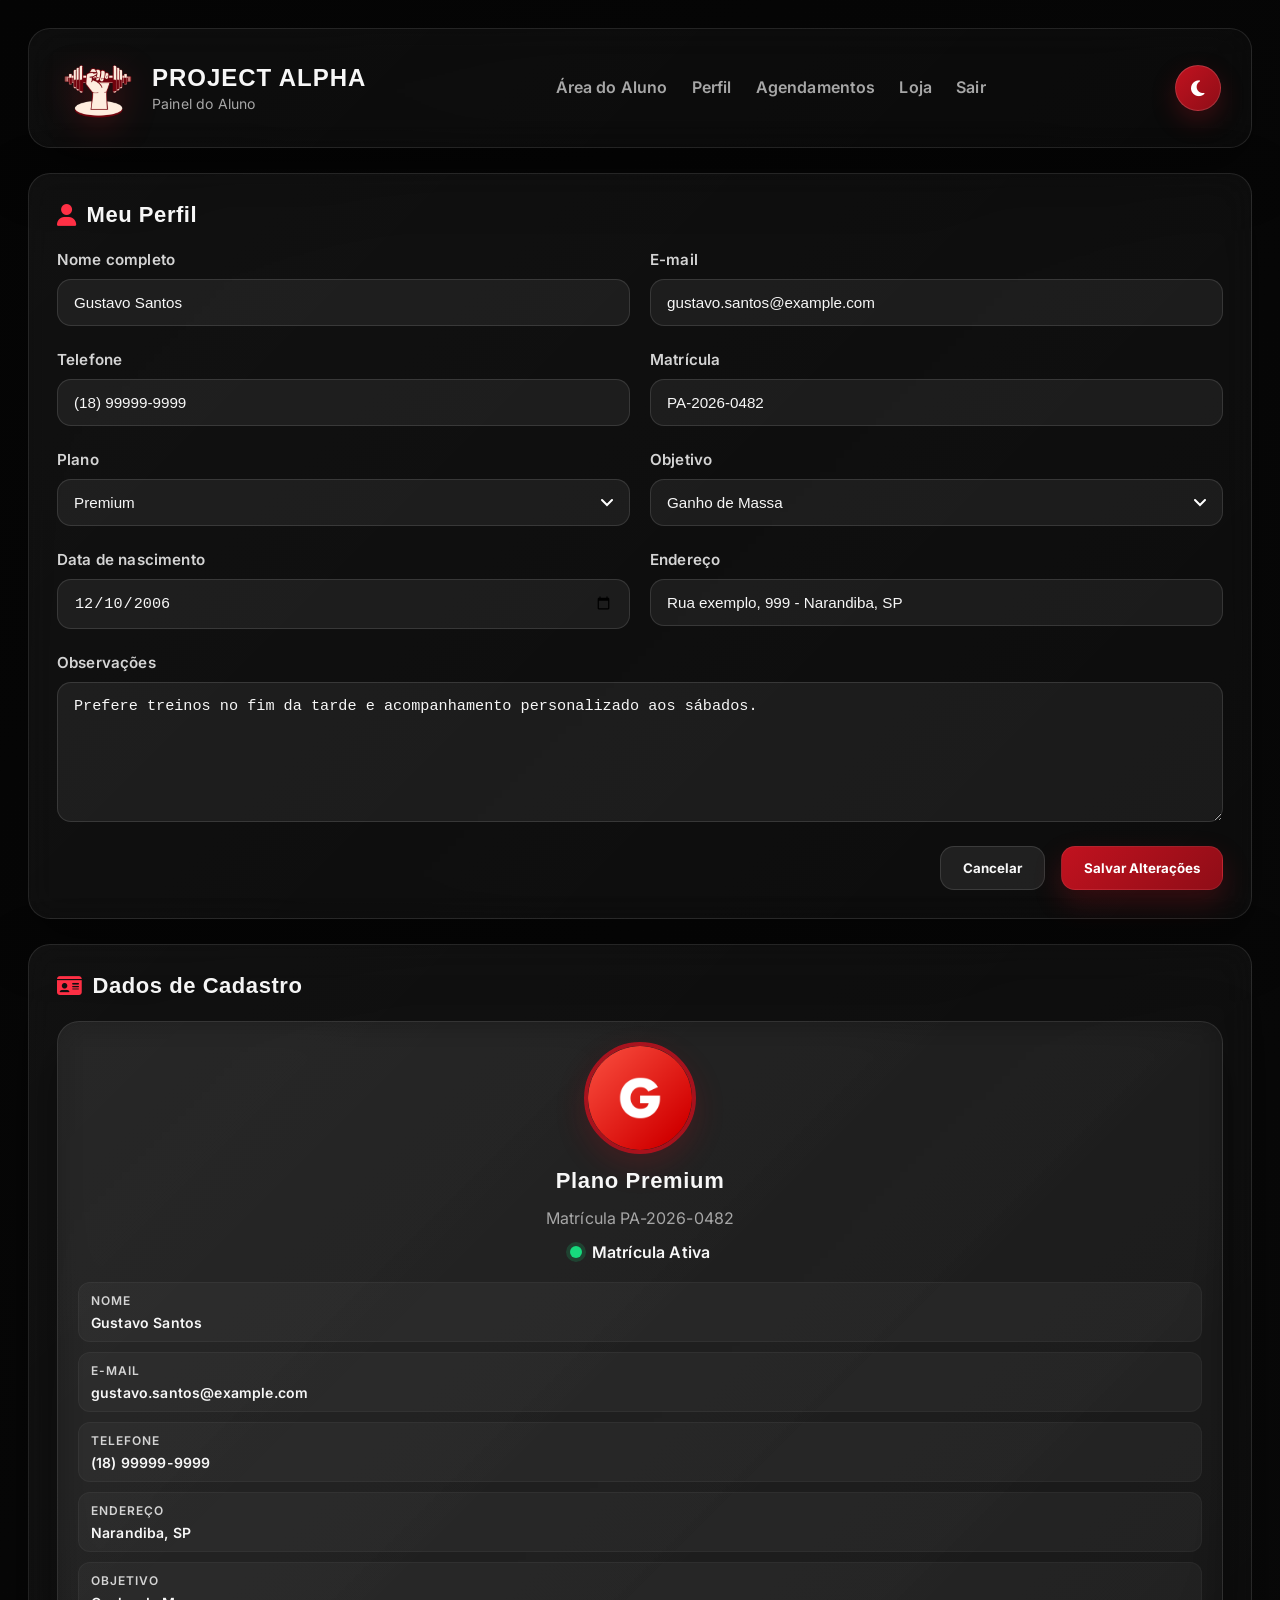
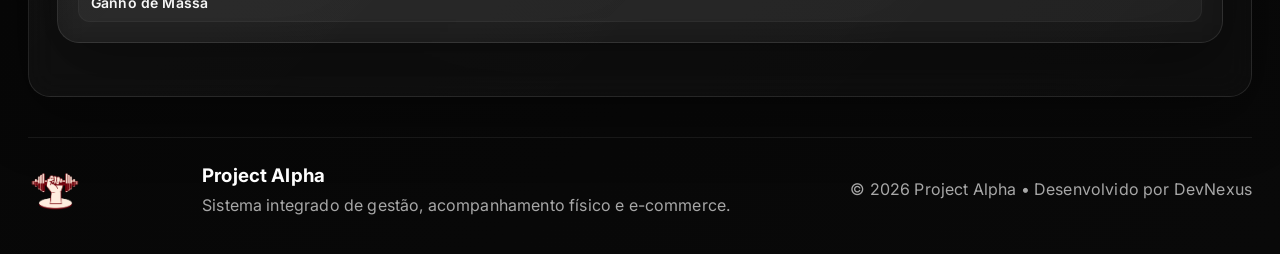
<file: Project-Alpha-Web-Site--main/html/perfil-e-dados.html>
<!doctype html>
<html lang="pt-BR">
<head>
    <meta charset="utf-8">
    <meta name="viewport" content="width=device-width, initial-scale=1">
    <title>Perfil e Dados - Project Alpha</title>
    <link rel="stylesheet" href="https://cdnjs.cloudflare.com/ajax/libs/font-awesome/6.5.0/css/all.min.css">
    <link href="https://fonts.googleapis.com/css2?family=Inter:wght@600;700&display=swap" rel="stylesheet">
    <link rel="stylesheet" href="../css/estilo3.css">
</head>
<body class="perfil-e-dados">

<div class="dashboard">

    <header class="topbar">
        <div class="logo-area">
            <img src="imagens/logo.png" alt="Project Alpha">
            <div>
                <h2>Project Alpha</h2>
                <span>Painel do Aluno</span>
            </div>
        </div>

        <nav>
            <a href="html/area-do-aluno.html">Área do Aluno</a>
            <a href="html/perfil-e-dados.html">Perfil</a>
            <a href="html/dashboard-alunos.html">Agendamentos</a>
            <a href="/e-commerce">Loja</a>
            <a href="index.html" class="logout">Sair</a>
        </nav>

        <div class="user-actions">
            <button class="themeButton">
                <i class="fa-solid fa-moon"></i>
            </button>
        </div>
    </header>

    <section class="dashboard-grid">
        <div class="panel large">
            <div class="panel-header">
                <h2><i class="fa-solid fa-user"></i> Meu Perfil</h2>
            </div>
            <form class="profile-form">
                <div class="form-row">
                    <div class="form-item">
                        <label for="nome">Nome completo</label>
                        <input id="nome" type="text" value="Gustavo Santos">
                    </div>
                    <div class="form-item">
                        <label for="email">E-mail</label>
                        <input id="email" type="email" value="gustavo.santos@example.com">
                    </div>
                </div>
                <div class="form-row">
                    <div class="form-item">
                        <label for="telefone">Telefone</label>
                        <input id="telefone" type="tel" value="(18) 99999-9999">
                    </div>
                    <div class="form-item">
                        <label for="matricula">Matrícula</label>
                        <input id="matricula" type="text" value="PA-2026-0482" readonly>
                    </div>
                </div>
                <div class="form-row">
                    <div class="form-item">
                        <label for="plano">Plano</label>
                        <select id="plano">
                            <option>Premium</option>
                            <option>Standard</option>
                            <option>Essencial</option>
                        </select>
                    </div>
                    <div class="form-item">
                        <label for="objetivo">Objetivo</label>
                        <select id="objetivo">
                            <option>Ganho de Massa</option>
                            <option>Definição</option>
                            <option>Manutenção</option>
                        </select>
                    </div>
                </div>
                <div class="form-row">
                    <div class="form-item">
                        <label for="nascimento">Data de nascimento</label>
                        <input id="nascimento" type="date" value="2006-12-10">
                    </div>
                    <div class="form-item">
                        <label for="endereco">Endereço</label>
                        <input id="endereco" type="text" value="Rua exemplo, 999 - Narandiba, SP">
                    </div>
                </div>
                <div class="form-item">
                    <label for="observacoes">Observações</label>
                    <textarea id="observacoes">Prefere treinos no fim da tarde e acompanhamento personalizado aos sábados.</textarea>
                </div>
                <div class="form-actions">
                    <button type="button" class="secondary">Cancelar</button>
                    <button type="submit">Salvar Alterações</button>
                </div>
            </form>
        </div>

        <div class="panel">
            <div class="panel-header">
                <h2><i class="fa-solid fa-id-card"></i> Dados de Cadastro</h2>
            </div>
            <div class="profile-info-card">
                <div class="profile-info-header">
                    <img src="imagens/perfil.png" alt="Aluno">
                    <h3>Plano Premium</h3>
                    <span>Matrícula PA-2026-0482</span>
                    <div class="status">
                        <span class="online"></span>
                        Matrícula Ativa
                    </div>
                </div>
                <div class="profile-info-content">
                    <p><strong>Nome</strong><span>Gustavo Santos</span></p>
                    <p><strong>E-mail</strong><span>gustavo.santos@example.com</span></p>
                    <p><strong>Telefone</strong><span>(18) 99999-9999</span></p>
                    <p><strong>Endereço</strong><span>Narandiba, SP</span></p>
                    <p><strong>Objetivo</strong><span>Ganho de Massa</span></p>
                </div>
            </div>
        </div>
    </section>

    <footer class="footer-dashboard">
        <img src="imagens/logo.png" alt="Project Alpha">
        <div>
            <h3>Project Alpha</h3>
            <p>Sistema integrado de gestão, acompanhamento físico e e-commerce.</p>
        </div>
        <span>© 2026 Project Alpha • Desenvolvido por DevNexus</span>
    </footer>

</div>

</body>
</html>
</file>
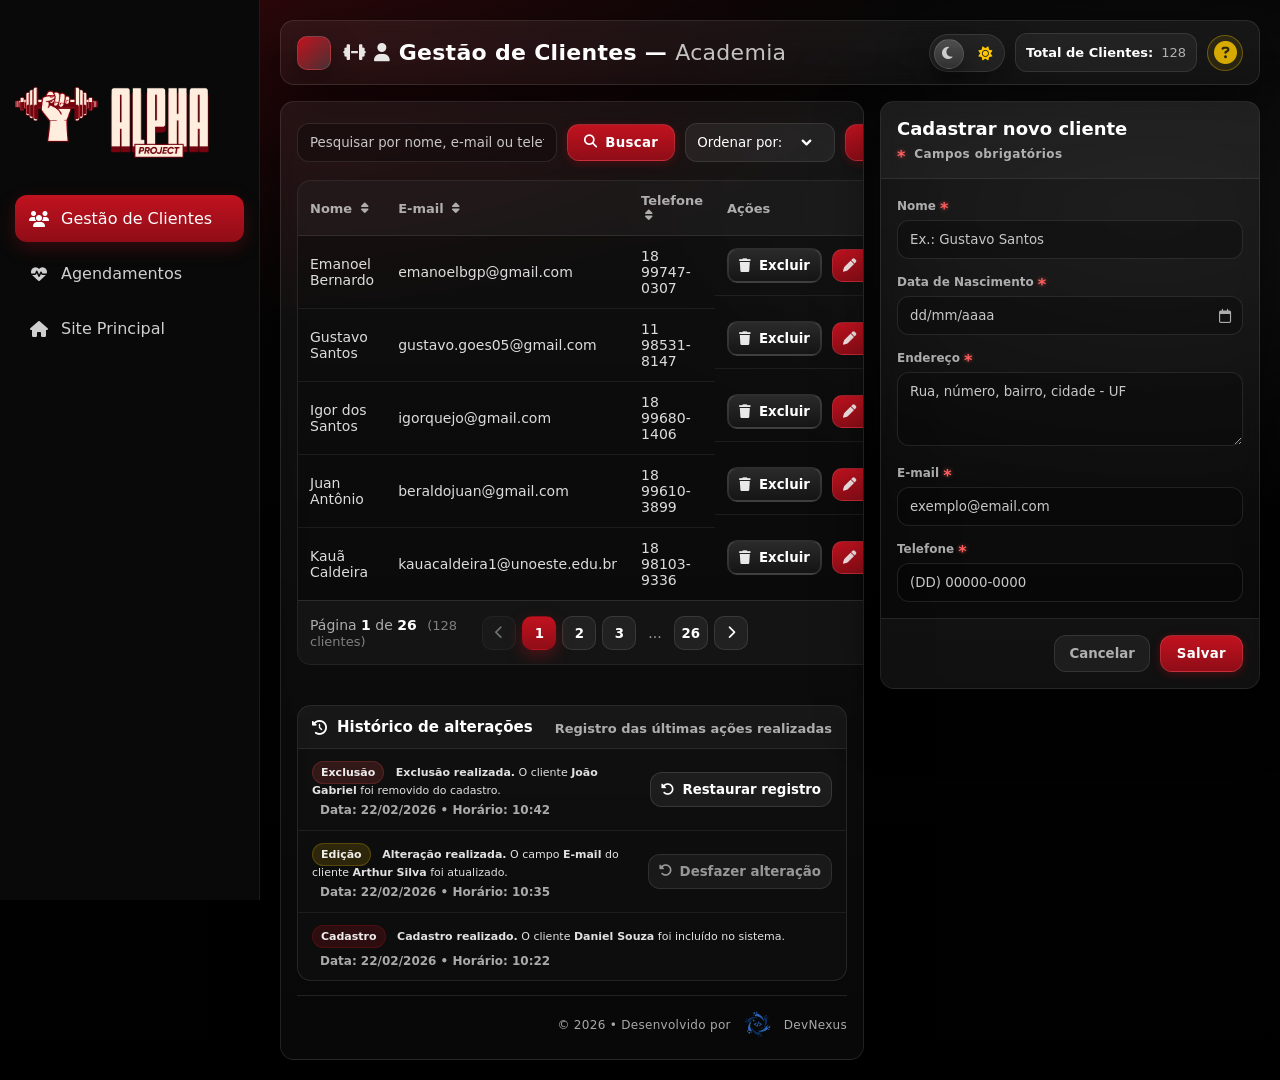
<file: Project-Alpha-Web-Site--main/html/Sitezin.html>
<!doctype html>
<html lang="pt-br">
<head>
  <meta charset="UTF-8" />
  <meta name="viewport" content="width=device-width, initial-scale=1.0" />
  <title>Gestão de Clientes – Academia</title>

  <link rel="stylesheet" href="https://cdnjs.cloudflare.com/ajax/libs/font-awesome/6.5.0/css/all.min.css">
  <link href="https://fonts.googleapis.com/css2?family=Inter:wght@600;700&display=swap" rel="stylesheet">

  <style>
    :root{
      --bg: #000000;
      --panel: rgba(255,255,255,.06);
      --panel2: rgba(255,255,255,.08);
      --border: rgba(255,255,255,.10);
      --text: rgb(255,255,255);
      --muted: rgba(255,255,255,.65);

      /* cores da marca */
      --blue:#C1121F;
      --blue2:#8F0D17;
      --red:#C1121F;
      --red2:#8F0D17;

      --shadow: 0 18px 60px rgba(0,0,0,.55);
      --radius: 14px;
    }

    *{ box-sizing:border-box; font-family: system-ui, -apple-system, Segoe UI, Roboto, Arial; }

  /* ==========================
     SIDEBAR PROJECT ALPHA
  ========================== */

  .sidebar{
    position:fixed;
    top:0;
    left:0;

    width:260px;
    height:100vh;

    background:#090909;

    border-right:1px solid rgba(255,255,255,.08);

    padding:25px 15px;

    display:flex;
    flex-direction:column;

    z-index:1000;
  }

  .sidebar-brand{
    display:flex;
    align-items:center;
    gap:12px;

    margin-bottom:-25px;
}

.sidebar-brand img{
    width:195px;
    height:195px;
    object-fit:contain;
}

  .sidebar-brand h2{
    margin:0;

    color:#fff;

    font-size:22px;

    font-weight:800;
  }

  .sidebar-menu{
    display:flex;
    flex-direction:column;
    gap:8px;
  }

  .sidebar-link{
    display:flex;
    align-items:center;
    gap:12px;

    padding:14px;

    border-radius:12px;

    color:#cfcfcf;

    text-decoration:none;

    transition:.25s;
  }

  .sidebar-link i{
    width:20px;
    text-align:center;
  }

  .sidebar-link:hover{
    background:rgba(193,18,31,.15);
    color:#fff;
  }

  .sidebar-link.active{
    background:linear-gradient(
      180deg,
      #C1121F,
      #8F0D17
    );

    color:#fff;

    box-shadow:
    0 6px 18px rgba(193,18,31,.25);
  }

    body{
      margin:0;
      color:var(--text);
      background:
        radial-gradient(1200px 600px at 20% 0%, rgba(193,18,31,.20), transparent 55%),
        radial-gradient(900px 500px at 90% 20%, rgba(255,255,255,.05), transparent 60%),
        linear-gradient(180deg, #050505, var(--bg));
      min-height:100vh;
    }

    /* ===== MODO CLARO ===== */
    body.light{
      --bg:#f3f5f9;
      --panel: rgba(255,255,255,.92);
      --panel2: rgba(255,255,255,.82);
      --border: rgba(15, 23, 42, .18);
      --text:#0f172a;
      --muted:#475569;
      --shadow: 0 4px 10px rgba(15,23,42,.10), 0 1px 1px rgba(15,23,42,.06);
      --btnText: #fff;
      --btnShadow: 0 10px 24px rgba(15,23,42,.12);
      --soft: rgba(15,23,42,.06);
      --softHover: rgba(15,23,42,.10);
    }

    body.light{
      background: linear-gradient(180deg, #ffffff, var(--bg));
    }

    body.light .btn{ box-shadow: none; }

    body.light .input,
    body.light .select{
      background: rgba(255,255,255,.85);
      color: var(--text);
    }

    body.light table{
      background: rgba(255,255,255,.85);
    }

    body.light .input::placeholder{
      color: rgba(15,23,42,.45);
    }

    .app{
      margin-left:260px;

      padding:20px;

      max-width:calc(100% - 10px);
    }

    .topbar{
      display:flex;
      align-items:center;
      justify-content:space-between;
      gap: 14px;
      padding: 12px 16px;
      border: 1px solid var(--border);
      border-radius: var(--radius);
      background: linear-gradient(180deg, rgba(255,255,255,.06), rgba(255,255,255,.04));
      box-shadow: var(--shadow);
      backdrop-filter: blur(10px);
      overflow:hidden;
    }

    .brand{
      display:flex;
      align-items:center;
      gap: 12px;
      min-width: 0;
    }

    .logo{
      width: 34px;
      height: 34px;
      border-radius: 10px;
      background: linear-gradient(135deg, #C1121F, rgba(255,255,255,.14));
      border: 1px solid rgba(255,255,255,.12);
      box-shadow: 0 10px 28px rgba(0,0,0,.35);
      flex: 0 0 auto;
    }

    .title{
      display:flex;
      align-items:center;
      gap:8px;
      font-size: 22px;
      font-weight: 700;
      letter-spacing:.3px;
      min-width:0;
      white-space: nowrap;
      overflow:hidden;
      text-overflow: ellipsis;
    }

    .accent{
      color: rgba(255,255,255,.75);
      font-weight: 500;
    }

    .title i{
      font-size:18px;
      opacity:.9;
      flex: 0 0 auto;
    }

    .subtitle{
      font-size: 14px;
      color: var(--muted);
      font-weight: 500;
      margin-left: 6px;
      flex: 0 0 auto;
    }

    .actions{
      display:flex;
      align-items:center;
      gap: 10px;
      flex-wrap: nowrap;
      justify-content:flex-end;
      white-space: nowrap;
    }

    .pill strong{ color: var(--text); }

    .pill{
      display:flex;
      align-items:center;
      gap: 8px;
      padding: 11px 10px;
      border-radius: 12px;
      border: 1px solid var(--border);
      background: rgba(255,255,255,.05);
      color: var(--muted);
      font-size: 13px;
    }

    .btn{
      border: 0;
      cursor: pointer;
      padding: 10px 16px;
      border-radius: 12px;
      font-weight: 700;
      letter-spacing: .3px;
      color: #fff;
      background: linear-gradient(180deg, var(--red), var(--red2));
      border: 1px solid rgba(255,255,255,.12);
      box-shadow:
        0 2px 8px rgba(193,18,31,.35),
        0 2px 6px rgba(0,0,0,.25);
      display: inline-flex;
      align-items: center;
      gap: 8px;
      white-space: nowrap;
      transition: all .18s ease;
    }

    .btn:active{ transform: translateY(1px); }

    .iconbtn{
      width: 38px;
      height: 38px;
      display:grid;
      place-items:center;
      border-radius: 12px;
      border: 1px solid var(--border);
      background: rgba(255,255,255,0.05);
      color: var(--muted);
      cursor:pointer;
    }

    .iconbtn2{
      font-family: 'Inter', sans-serif;
      font-weight: 700;
      font-size: 23px;
      width: 36px;
      height: 36px;
      display: flex;
      align-items: center;
      justify-content: center;
      border-radius: 50%;
      border: 1px solid rgba(240,190,0,.35);
      background: rgba(240,190,0,.10);
      color: rgba(240,190,0,0.88);
      cursor: pointer;
      transition: all .18s ease;
    }

    .iconbtn2:hover{
      background: rgba(240,190,0,.18);
      transform: translateY(-1px);
    }

    .iconbtn2:active{ transform: translateY(0); }

    .grid{
      display:grid;
      grid-template-columns: 1fr 380px;
      gap: 16px;
      margin-top: 16px;
      align-items: start;
    }

    body.light .card,
    body.light .topbar{
      backdrop-filter: none;
    }

    .card{
      border: 1px solid var(--border);
      border-radius: var(--radius);
      background: linear-gradient(180deg, rgba(255,255,255,.06), rgba(255,255,255,.03));
      box-shadow: var(--shadow);
      backdrop-filter: blur(10px);
      overflow:hidden;
    }

    .cardBody{ padding: 16px; }

    .searchRow{
      display: flex;
      align-items: center;
      gap: 10px;
      margin-bottom: 14px;
      flex-wrap: nowrap;
    }

    .searchRow .input{
      flex: 1 1 420px;
      min-width: 260px;
    }

    .searchRow .btn,
    .searchRow .select,
    .searchRow .iconbtn3{
      flex: 0 0 auto;
      white-space: nowrap;
    }

    .searchRow .select{
      width: 180px;
      min-width: 160px;
    }

    .searchRow .btn:last-of-type{
      min-width: 140px;
    }

    .input{
      width:100%;
      padding: 11px 12px;
      border-radius: 12px;
      border: 1px solid var(--border);
      background: rgba(0,0,0,.25);
      color: var(--text);
      outline:none;
    }

    .input::placeholder{ color: #c7c7c7; }

    .input:focus{
      border-color: var(--red);
      box-shadow: 0 0 0 2px rgba(193,18,31,.25);
    }

    .select{
      width: 180px;
      padding: 11px 12px;
      border-radius: 12px;
      border: 1px solid var(--border);
      background: rgba(255,255,255,.06);
      color: var(--text);
      outline:none;
      appearance: none;
      -webkit-appearance: none;
      -moz-appearance: none;
      padding: 11px 38px 11px 12px;
      background-repeat: no-repeat;
      background-position: right 12px center;
      background-size: 15px;
    }

.select{
  appearance: none;
  -webkit-appearance: none;
  -moz-appearance: none;
}
.searchRow .select{
  width: 150px;   /* diminui aqui */
  min-width: 120px;
  flex: 0 0 auto; /* impede crescer */
}
.select{
  padding: 11px 18px 11px 11px; /* espaço extra à direita */

  background-image: url("data:image/svg+xml,%3Csvg xmlns='http://www.w3.org/2000/svg' width='16' height='16' stroke='white' viewBox='0 0 16 16'%3E%3Cpath d='M4 6l4 4 4-4' stroke-width='2.5' fill='none' stroke-linecap='round' stroke-linejoin='round'/%3E%3C/svg%3E");

  background-repeat: no-repeat;
  background-position: right 20px center;
  background-size: 15px;
}

    body.light .select{
      background: rgba(255,255,255,.92);
    }

    table{
      width:100%;
      border-collapse: separate;
      border-spacing: 0;
      overflow:hidden;
      border-radius: 14px;
      border: 1px solid var(--border);
      background: rgba(0,0,0,.18);
    }

    body.light table{
      background: rgba(255,255,255,.92);
    }

    thead th{
      text-align:left;
      font-size: 13px;
      color: var(--muted);
      font-weight: 700;
      padding: 12px 12px;
      border-bottom: 1px solid rgba(255,255,255,.09);
      background: rgba(255,255,255,.04);
    }

    body.light thead th{
      background: rgba(2,6,23,.04);
    }

    tbody td{
      padding: 12px 12px;
      border-bottom: 1px solid rgba(255,255,255,.07);
      color: rgba(255,255,255,.86);
      font-size: 14px;
    }

    body.light tbody td{ color: var(--text); }
    tbody tr:last-child td{ border-bottom: 0; }

    tbody tr:hover{
      background: rgba(255,255,255,.04);
      transition: .15s ease;
    }

    .tdActions{
      display:flex;
      gap: 10px;
      align-items:center;
    }

    .mini{
      padding: 8px 10px;
      border-radius: 10px;
      border: 1px solid rgba(255,255,255,.10);
      font-weight: 800;
      cursor:pointer;
      color:#fff;
      display:inline-flex;
      align-items:center;
      gap:8px;
      white-space: nowrap;
    }

    .mini i{ opacity:.9; }

    /* editar neutro pra diferenciar melhor da exclusão */
    .mini.blue{
      background: linear-gradient(180deg, #2a2a2a, #151515);
      border: 2px solid rgba(255,255,255,.10);
    }

    .mini.red{
      background: linear-gradient(180deg, var(--red), var(--red2));
      border: 1px solid rgba(255,255,255,.10);
    }

    .footer{
      display:grid;
      grid-template-columns: 1fr auto 1fr;
      align-items:center;
      gap: 12px;
      margin-top: 16px;
      color: #ededed;
      font-size: 15px;
    }

    .footer .leftInfo{ justify-self: start; }
    .footer .pager{ justify-self: center; }
    .footer .rightSpace{ justify-self: end; }

    .pager{
      display:flex;
      gap: 8px;
      align-items:center;
    }

    .page{
      width: 34px;
      height: 34px;
      display:grid;
      place-items:center;
      border-radius: 10px;
      border: 1px solid var(--border);
      background: rgba(255,255,255,.05);
      color: var(--muted);
      cursor:pointer;
      font-weight: 800;
    }

    .page.active{
      color:#fff;
      background: linear-gradient(180deg, var(--red), var(--red2));
      border-color: transparent;
      box-shadow: 0 6px 16px rgba(193,18,31,.35);
    }

    .sideHead{
      display:flex;
      align-items:center;
      justify-content:space-between;
      padding: 16px;
      border-bottom: 1px solid rgba(255,255,255,.08);
      background: rgba(255,255,255,.03);
    }

    .sideTitle{
      font-size: 18px;
      font-weight: 800;
    }

    .form{
      padding: 16px;
      display:grid;
      gap: 12px;
    }

    .label{
      font-size: 12px;
      color: var(--muted);
      margin-bottom: 6px;
      display:block;
      font-weight: 700;
    }

    textarea.input{
      min-height: 74px;
      resize: vertical;
    }

    .sideBtns{
      display:flex;
      gap: 10px;
      justify-content:flex-end;
      padding: 16px;
      border-top: 1px solid rgba(255,255,255,.08);
      background: rgba(255,255,255,.03);
    }

    .btnGhost{
      padding: 10px 14px;
      border-radius: 12px;
      border: 1px solid var(--border);
      background: rgba(255,255,255,.05);
      color: var(--muted);
      font-weight: 800;
      cursor:pointer;
    }

    .logMeta{
      margin-top: 6px;
      font-size: 12px;
      color: var(--muted);
    }

    @media (max-width: 980px){
      .grid{ grid-template-columns: 1fr; }
      .actions{ flex-wrap: wrap; }
    }

    .themeToggle{
      --h: 38px;
      --w: 76px;
      --pad: 4px;
      position: relative;
      width: var(--w);
      height: var(--h);
      border-radius: 999px;
      border: 1px solid var(--border);
      background: rgba(255,255,255,.06);
      box-shadow: 0 14px 34px rgba(0,0,0,.35);
      cursor: pointer;
      display: inline-flex;
      align-items: center;
      justify-content: space-between;
      padding: 0 12px;
      user-select: none;
      flex: 0 0 auto;
    }

    .themeToggle i{
      font-size: 14px;
      color: rgba(255,255,255,.75);
      z-index: 2;
    }

    body.light .themeToggle i{ color: rgba(0,0,0,.55); }

    .themeToggle input{
      position:absolute;
      inset:0;
      opacity:0;
      cursor:pointer;
    }

    .pager-wrapper {
      display: flex;
      justify-content: space-between;
      align-items: center;
      margin-top: 1px;
      padding-top: -20px;
      flex-wrap: wrap;
      gap: 12px;
    }

    .pager-info {
      color: var(--muted);
      font-size: 14px;
    }

    .pager-info strong {
      color: #fff;
    }

    body.light .pager-info strong{
      color: var(--text);
    }

    .total {
      margin-left: 6px;
      font-size: 13px;
      opacity: .7;
    }

    .pager {
      display: flex;
      gap: 6px;
      align-items: center;
    }

    .page {
      min-width: 34px;
      height: 34px;
      padding: 0 10px;
      border-radius: 10px;
      border: 1px solid var(--border);
      background: var(--panel);
      color: #fff;
      font-weight: 600;
      cursor: pointer;
      transition: all .2s ease;
      display: flex;
      align-items: center;
      justify-content: center;
    }

    body.light .page{
      color: var(--text);
    }

    .page:hover:not(:disabled) {
      background: rgba(193,18,31,.25);
      transform: translateY(-2px);
    }

    .page:disabled {
      opacity: .4;
      cursor: not-allowed;
    }

    .credit{
      margin-top: 14px;
      padding-top: 10px;
      border-top: 1px solid var(--border);
      display: flex;
      justify-content: flex-end;
      align-items: center;
      gap: 8px;
      font-size: 12px;
      color: var(--muted);
      letter-spacing: .3px;
    }

    .credit img{
      height: 37px;
      width: auto;
      object-fit: contain;
      opacity: .85;
    }

    body.light .credit strong{
      color: var(--text);
    }

    .dots {
      padding: 0 6px;
      opacity: .6;
    }

    .themeToggle .knob{
      position:absolute;
      top: var(--pad);
      left: var(--pad);
      width: calc(var(--h) - (var(--pad) * 2));
      height: calc(var(--h) - (var(--pad) * 2));
      border-radius: 999px;
      background: linear-gradient(180deg, rgba(255,255,255,.20), rgba(255,255,255,.08));
      border: 1px solid rgba(255,255,255,.12);
      box-shadow: 0 12px 26px rgba(0,0,0,.45);
      transition: transform .22s ease;
    }

    .themeToggle input:checked ~ .knob{
      transform: translateX(calc(var(--w) - var(--h)));
    }

    .themeToggle:hover{
      background: rgba(255,255,255,.08);
    }

    .iconbtn3{
      width: 48px;
      height: 48px;
      display:grid;
      place-items:center;
      border-radius: 12px;
      border: 1px solid var(--border);
      background: rgba(255,255,255,0.05);
      color: rgb(255,255,255);
      cursor:pointer;
    }

    body.light .iconbtn3{
      color: var(--text);
    }

    .iconbtn3 i{ font-size: 16px; }

    .sortIcon{
      font-size: 12px;
      margin-left: 4px;
      position: relative;
      top: -1px;
      color: var(--muted);
      transition: .2s ease;
    }

    .asterisk {
      color: #ff5e5e;
      font-weight: 700;
      font-size: 16px;
      position: relative;
      top: 4px;
      text-shadow: 0 0 4px rgba(255,94,94,0.6);
    }

    .formHint{
      font-size: 12px;
      letter-spacing: .4px;
      text-transform: none;
      color: var(--muted);
      margin-top: 4px;
      font-weight: 600;
    }

    .formHint .asterisk{
      color: #ff5e5e;
      font-weight: 800;
      margin-right: 4px;
    }

    .logCard{
      margin-top: 40px;
      padding-top: 14px 12px;
      border: 1px solid var(--border);
      border-radius: var(--radius);
      background: rgba(255,255,255,.02);
      overflow: hidden;
    }

    .logHead{
      display:flex;
      align-items:flex-end;
      justify-content:space-between;
      gap: 12px;
      padding: 12px 14px;
      border-bottom: 1px solid rgba(255,255,255,.08);
      background: rgba(255,255,255,.03);
    }

    .logTitle{
      display:flex;
      align-items:center;
      gap: 10px;
      font-weight: 850;
      font-size: 15px;
    }

    .logHint{
      color: var(--muted);
      font-size: 13px;
      font-weight: 600;
    }

    .logList{ display:grid; }

    .logItem{
      display:flex;
      align-items:center;
      justify-content:space-between;
      gap: 12px;
      padding: 12px 14px;
      border-bottom: 1px solid rgba(255,255,255,.07);
    }

    .logItem:last-child{ border-bottom: 0; }

    .logText{
      color: rgba(255,255,255,.88);
      font-size: 11px;
      line-height: 1.2;
    }

    body.light .logText{ color: var(--text); }

    .logMeta{
      margin-left: 8px;
      color: var(--muted);
      font-size: 12px;
      font-weight: 600;
    }

    tfoot td{
      background: rgba(255,255,255,.04);
      border-top: 1px solid var(--border);
    }

    body.light tfoot td{
      background: rgba(2,6,23,.04);
    }

    .badge{
      display:inline-flex;
      align-items:center;
      padding: 4px 8px;
      border-radius: 999px;
      font-size: 11px;
      font-weight: 900;
      margin-right: 8px;
      border: 1px solid rgba(255,255,255,.10);
    }

    .badge.add{
      background: rgba(193,18,31,.18);
      color: rgba(255,255,255,.92);
      border-color: rgba(193,18,31,.22);
    }

    .badge.edit{
      background: rgba(240,190,0,.14);
      color: rgba(255,255,255,.92);
      border-color: rgba(240,190,0,.22);
    }

    .badge.del{
      background: rgba(214,69,69,.18);
      color: rgba(255,255,255,.92);
      border-color: rgba(214,69,69,.22);
    }

    .logAction{
      border: 1px solid rgba(255,255,255,.12);
      background: rgba(255,255,255,.06);
      color: #fff;
      border-radius: 12px;
      padding: 9px 10px;
      font-weight: 900;
      cursor: pointer;
      display:inline-flex;
      align-items:center;
      gap: 8px;
      white-space: nowrap;
    }

    .inputIcon{
      position: relative;
    }

    .inputIcon i{
      position: absolute;
      right: 12px;
      top: 50%;
      transform: translateY(-50%);
      color: var(--muted);
      font-size: 14px;
      pointer-events: auto;
      cursor: pointer;
    }

    .inputIcon .input{
      padding-right: 38px;
    }

    .logAction:hover{ background: rgba(255,255,255,.09); }

    .logAction.ghost{
      color: var(--muted);
      cursor: default;
      opacity: .85;
    }

    body.light .logCard{ background: rgba(2,6,23,.03); }
    body.light .logHead{ border-bottom-color: rgba(2,6,23,.10); }
    body.light .logItem{ border-bottom-color: rgba(2,6,23,.08); }
    body.light .logAction{ color: var(--text); background: rgba(2,6,23,.04); }

  @media (max-width:1200px){

    .sidebar{
      position:relative;

      width:100%;
      height:auto;

      border-right:none;
      border-bottom:1px solid rgba(255,255,255,.08);
    }

    .app{
      margin-left:0;
      max-width:100%;
    }

  }

  </style>
</head>

<body>
  <div class="sidebar">

    <div class="sidebar-brand">
      <img src="imagens/Logo-nav.png" alt="Project Alpha">
    </div>

    <nav class="sidebar-menu">

      <a href="html/Sitezin.html" class="sidebar-link active">
        <i class="fa-solid fa-users"></i>
        <span>Gestão de Clientes</span>
      </a>

      <a href="html/dashboard-2.html" class="sidebar-link">
        <i class="fa-solid fa-heart-pulse"></i>
        <span>Agendamentos</span>
      </a>

      <a href="index.html" class="sidebar-link">
        <i class="fa-solid fa-house"></i>
        <span>Site Principal</span>
      </a>

    </nav>

  </div>

  <div class="app">
    <div class="topbar">
      <div class="brand">
        <div class="logo"></div>

        <div class="title">
          <i class="fa-solid fa-dumbbell"></i>
          <i class="fa-solid fa-user"></i>
          Gestão de Clientes — <span class="accent">Academia</span>
        </div>
      </div>

      <div class="actions">
        <label class="themeToggle" title="Alternar tema">
          <input id="themeSwitch" type="checkbox" />
          <i class="fa-solid fa-moon"></i>
          <i class="fa-solid fa-sun fa-rotate-180" style="color: rgb(255,200,5)"></i>
          <span class="knob"></span>
        </label>

        <div class="pill"><strong>Total de Clientes:</strong> 128</div>
        <button class="iconbtn2" title="Ajuda"><i class="fa fa-question-circle" aria-hidden="true"></i></button>
      </div>
    </div>

    <div class="grid">
      <div class="card">
        <div class="cardBody">
          <div class="searchRow">
            <input class="input" placeholder="Pesquisar por nome, e-mail ou telefone" />

            <button class="btn">
              <i class="fa-solid fa-magnifying-glass"></i>
              Buscar
            </button>

            <select class="select">
              <option>Ordenar por:</option>
              <option>Nome (A-Z)</option>
              <option>Nome (Z-A)</option>
              <option>Mais recentes</option>
            </select>

            <button class="btn">+ Novo cliente</button>

            <button class="iconbtn3" title="Config tabela">
              <i class="fa-solid fa-sliders"></i>
            </button>
          </div>

          <table>
            <thead>
              <tr>
                <th style="width:24%;" class="active">
                  Nome
                  <i class="fa-solid fa-sort sortIcon"></i>
                </th>

                <th style="width:30%;">
                  E-mail
                  <i class="fa-solid fa-sort sortIcon"></i>
                </th>

                <th style="width:22%;">
                  Telefone
                  <i class="fa-solid fa-sort sortIcon"></i>
                </th>

                <th style="width:24%;">
                  Ações
                </th>
              </tr>
            </thead>

            <tbody>
  <tr>
    <td>Emanoel Bernardo</td>
    <td>emanoelbgp@gmail.com</td>
    <td>18 99747-0307</td>
    <td class="tdActions">
      <button class="mini blue">
        <i class="fa-solid fa-trash"></i>
        Excluir
      </button>
      <button class="mini red">
        <i class="fa-solid fa-pen"></i>
        Editar
      </button>
    </td>
  </tr>

  <tr>
    <td>Gustavo Santos</td>
    <td>gustavo.goes05@gmail.com</td>
    <td>11 98531-8147</td>
    <td class="tdActions">
      <button class="mini blue">
        <i class="fa-solid fa-trash"></i>
        Excluir
      </button>
      <button class="mini red">
        <i class="fa-solid fa-pen"></i>
        Editar
      </button>
    </td>
  </tr>

  <tr>
    <td>Igor dos Santos</td>
    <td>igorquejo@gmail.com</td>
    <td>18 99680-1406</td>
    <td class="tdActions">
      <button class="mini blue">
        <i class="fa-solid fa-trash"></i>
        Excluir
      </button>
      <button class="mini red">
        <i class="fa-solid fa-pen"></i>
        Editar
      </button>
    </td>
  </tr>

  <tr>
    <td>Juan Antônio</td>
    <td>beraldojuan@gmail.com</td>
    <td>18 99610-3899</td>
    <td class="tdActions">
      <button class="mini blue">
        <i class="fa-solid fa-trash"></i>
        Excluir
      </button>
      <button class="mini red">
        <i class="fa-solid fa-pen"></i>
        Editar
      </button>
    </td>
  </tr>

  <tr>
    <td>Kauã Caldeira</td>
    <td>kauacaldeira1@unoeste.edu.br</td>
    <td>18 98103-9336</td>
    <td class="tdActions">
      <button class="mini blue">
        <i class="fa-solid fa-trash"></i>
        Excluir
      </button>
      <button class="mini red">
        <i class="fa-solid fa-pen"></i>
        Editar
      </button>
    </td>
  </tr>
</tbody>

<tfoot>
              <tr>
                <td colspan="4" style="padding: 14px 12px; border-top: 1px solid var(--border);">
                  <div style="display:grid; grid-template-columns: 1fr auto 1fr; align-items:center; font-size:14px;">
                    <div class="pager-info">
                      Página <strong>1</strong> de <strong>26</strong>
                      <span class="total">(128 clientes)</span>
                    </div>

                    <nav class="pager-wrapper" aria-label="Paginação">
                      <div class="pager">
                        <button class="page prev" aria-label="Página anterior" disabled>
                          <i class="fa-solid fa-chevron-left"></i>
                        </button>

                        <button class="page active" aria-current="page">1</button>
                        <button class="page">2</button>
                        <button class="page">3</button>
                        <span class="dots">...</span>
                        <button class="page">26</button>

                        <button class="page next" aria-label="Próxima página">
                          <i class="fa-solid fa-chevron-right"></i>
                        </button>
                      </div>
                    </nav>

                    <div></div>
                  </div>
                </td>
              </tr>
            </tfoot>
          </table>

          <div class="logCard">
            <div class="logHead">
              <div class="logTitle">
                <i class="fa-solid fa-clock-rotate-left"></i>
                Histórico de alterações
              </div>
              <div class="logHint">Registro das últimas ações realizadas</div>
            </div>

            <div class="logList">
              <div class="logItem">
                <div class="logText">
                  <span class="badge del">Exclusão</span>
                  <strong>Exclusão realizada.</strong>
                  O cliente <strong>João Gabriel</strong> foi removido do cadastro.
                  <div class="logMeta">Data: 22/02/2026 • Horário: 10:42</div>
                </div>
                <button class="logAction">
                  <i class="fa-solid fa-rotate-left"></i> Restaurar registro
                </button>
              </div>

              <div class="logItem">
                <div class="logText">
                  <span class="badge edit">Edição</span>
                  <strong>Alteração realizada.</strong>
                  O campo <strong>E-mail</strong> do cliente <strong>Arthur Silva</strong> foi atualizado.
                  <div class="logMeta">Data: 22/02/2026 • Horário: 10:35</div>
                </div>
                <button class="logAction ghost">
                  <i class="fa-solid fa-rotate-left"></i> Desfazer alteração
                </button>
              </div>

              <div class="logItem">
                <div class="logText">
                  <span class="badge add">Cadastro</span>
                  <strong>Cadastro realizado.</strong>
                  O cliente <strong>Daniel Souza</strong> foi incluído no sistema.
                  <div class="logMeta">Data: 22/02/2026 • Horário: 10:22</div>
                </div>
              </div>
            </div>
          </div>

          <div class="credit">
            <span>© 2026 • Desenvolvido por</span>
            <img src="imagens/Devnexus.png" alt="Devnexus"> DevNexus
          </div>
        </div>
      </div>

      <div class="card">
        <div class="sideHead">
          <div>
            <div class="sideTitle">Cadastrar novo cliente</div>
            <div class="formHint">
              <span class="asterisk">*</span> Campos obrigatórios
            </div>
          </div>

        </div>

        <div class="form">
          <div>
            <label class="label">Nome <span class="asterisk">*</span></label>
            <input class="input" placeholder="Ex.: Gustavo Santos" />
          </div>

          <div>
            <label class="label">Data de Nascimento <span class="asterisk">*</span></label>
            <div class="inputIcon">
              <i class="fa-regular fa-calendar"></i>
              <input class="input" placeholder="dd/mm/aaaa" />
            </div>
          </div>

          <div>
            <label class="label">Endereço <span class="asterisk">*</span></label>
            <textarea class="input" placeholder="Rua, número, bairro, cidade - UF"></textarea>
          </div>

          <div>
            <label class="label">E-mail <span class="asterisk">*</span></label>
            <input class="input" type="email" placeholder="exemplo@email.com" />
          </div>
<div>
            <label class="label">
              Telefone <span class="asterisk">*</span>
            </label>
            <input class="input" placeholder="(DD) 00000-0000" />
          </div>
        </div>

        <div class="sideBtns">
          <button class="btnGhost">Cancelar</button>
          <button class="btn">Salvar</button>
        </div>
      </div>
    </div>
  </div>

  <script>
    const themeSwitch = document.getElementById('themeSwitch');

    themeSwitch.addEventListener('change', () => {
      document.body.classList.toggle('light', themeSwitch.checked);
    });
  </script>
</body>
</html>
</file>
<file: css/estilo.css>
@import url('https://fonts.googleapis.com/css2?family=Bebas+Neue&family=Montserrat:wght@400;500;600;700&display=swap');:root {  
  --red: #C1121F;  
  --white: #FFFFFF;  
  --black: #000000;  
  --bg: #050505;  
  --panel: #0B0B0B;  
  --panel-2: #111111;  
  --line: rgba(255, 255, 255, 0.10);  
  --line-strong: rgba(255, 255, 255, 0.18);  
  --text-soft: #CFCFCF;  
  --text-muted: #9F9F9F;  
  --radius-xl: 28px;  
  --radius-lg: 20px;  
  --radius-md: 14px;  
  --shadow: 0 24px 60px rgba(0, 0, 0, 0.45);  
  --max: 1360px;  
}  

p {

    font-size: 20px;
}

.membership-section,
.modalidades-section{
    padding:50px 30px;
}

.section-title{
    text-align:center;
    margin-bottom:40px;
}

.section-title span{
    color:var(--red);
    text-transform:uppercase;
    letter-spacing:3px;
}

.section-title h2{
    font-family:'Bebas Neue',sans-serif;
    font-size:4rem;
    margin-top:10px;
}

.plans-grid{
    display:grid;
    grid-template-columns:repeat(3,1fr);
    gap:25px;
}

.plan-card{
    background:rgba(255,255,255,.02);
    border:1px solid var(--line);
    border-radius:24px;
    padding:30px;
    position:relative;
}

.featured{
    border:2px solid var(--red);
    transform:scale(1.05);
}

.plan-badge{
    position:absolute;
    top:-12px;
    left:50%;
    transform:translateX(-50%);
    background:var(--red);
    padding:8px 16px;
    border-radius:50px;
    font-size:.8rem;
    font-weight:bold;
}

.plan-header h3{
    font-family:'Bebas Neue',sans-serif;
    font-size:2.5rem;
}

.plan-price{
    color:var(--red);
    font-size:3rem;
    font-weight:bold;
    margin:20px 0;
}

.plan-card ul{
    list-style:none;
}

.plan-card li{
    margin-bottom:12px;
}

.btn-plan{
    width:100%;
    margin-top:20px;
    background:var(--red);
    border:none;
    color:white;
    padding:14px;
    border-radius:14px;
    cursor:pointer;
}

.modalidades-grid{
    display:grid;
    grid-template-columns:repeat(4,1fr);
    gap:20px;
}

.mod-card{
    background:rgba(255,255,255,.02);
    border:1px solid var(--line);
    border-radius:24px;
    padding:30px;
    text-align:center;
}

.mod-card i{
    color:var(--red);
    font-size:2.5rem;
    margin-bottom:15px;
}

.mod-card h4{
    font-family:'Bebas Neue',sans-serif;
    font-size:2rem;
    margin-bottom:10px;
}

@media(max-width:900px){

    .plans-grid{
        grid-template-columns:1fr;
    }

    .modalidades-grid{
        grid-template-columns:1fr 1fr;
    }

    .featured{
        transform:none;
    }
}
body.light {
--white-fixed: #ffffff;
--bg: #f4f4f4;
--white: #111111;
--black: #ffffff;
--panel: #ffffff;
--panel-2: #f0f0f0;
--line: rgba(0,0,0,0.602);         /* mais escuro */
--line-strong: rgba(0,0,0,0.769);  /* bem visível */
--text-soft: #333333;
--text-muted: #666666;

background: #f4f4f4;
color: #111;
}

/* Navbar */
body.light .navbar {
background: #ffffff;
}

/* Caixa principal */
body.light .shell {
background: #ffffff;
}

/* Login */
body.light .login-card {
background: #ffffff;
border: 1px solid rgba(0,0,0,0.1);
}

/* Inputs */
body.light .field input,
body.light .field select {
background: #ffffff;
color: #000;
border: 1px solid rgba(0,0,0,0.15);
}

/* Cards */
body.light .card,
body.light .section-card {
background: #ffffff;
}

/* Texto secundário */
body.light p,
body.light span {
color: #444;
}

/* Botão secundário */
body.light .btn-secondary {
border: 1px solid rgba(0,0,0,0.2);
color: #000;
}

/* Footer */
body.light .footer {
background: #ffffff;
}

.themeToggle{
--h: 38px;
--w: 66px;
--pad: 4px;
position: relative;
width: var(--w);
height: var(--h);
border-radius: 999px;
border: 1px solid var(--border);
background: rgba(255,255,255,.06);
box-shadow: 0 14px 34px rgba(0,0,0,.35);
cursor: pointer;
display: inline-flex;
align-items: center;
justify-content: space-between;
padding: 0 12px;
user-select: none;
flex: 0 0 auto;
}

.themeToggle i{  
  font-size: 14px;  
  color: rgba(255,255,255,.75);  
  z-index: 2;  
}  

body.light .themeToggle i{ color: rgba(0,0,0,.55); }  

.themeToggle input{  
  position:absolute;  
  inset:0;  
  opacity:0;  
  cursor:pointer;  
}  
.themeToggle .knob{  
  position:absolute;  
  top: var(--pad);  
  left: var(--pad);  
  width: calc(var(--h) - (var(--pad) * 2));  
  height: calc(var(--h) - (var(--pad) * 2));  
  border-radius: 999px;  
  background: linear-gradient(180deg, rgba(255,255,255,.20), rgba(255,255,255,.08));  
  border: 1px solid rgba(255,255,255,.12);  
  box-shadow: 0 12px 26px rgba(0,0,0,.45);  
  transition: transform .22s ease;  
}  

.themeToggle input:checked ~ .knob{  
  transform: translateX(calc(var(--w) - var(--h) + 23px));
}  

.themeToggle:hover{  
  background: rgba(255,255,255,.08);  
}

html {
box-sizing: border-box;
scroll-behavior: smooth;
width: 100%;
overflow-x: hidden;
}

*, *::before, *::after {
box-sizing: inherit;
}

body {
min-height: 100vh;
margin: 0;
font-family: 'Montserrat', Arial, sans-serif;
color: var(--white);
background:
linear-gradient(180deg, rgba(193,18,31,0.08), transparent 14%),
repeating-linear-gradient(
90deg,
rgba(255,255,255,0.012) 0,
rgba(255,255,255,0.012) 2px,
transparent 2px,
transparent 42px
),
linear-gradient(180deg, #070707 0%, #000000 100%);
padding: 24px 12px;
}

a {
color: inherit;
text-decoration: none;
}

img {
max-width: 100%;
display: block;
height: 47px;
width: auto;
object-fit: contain;
opacity: .85;
}

.page {
max-width: var(--max);
margin: 0 auto;
}

.top-line,
.bottom-line {
height: 10px;
background: var(--red);
border-radius: 999px;
}

.top-line {
margin-bottom: 18px;
}

.bottom-line {
margin-top: 18px;
}

.shell {
background: linear-gradient(180deg, rgba(10,10,10,0.97), rgba(4,4,4,0.99));
border: 1px solid var(--line);
border-radius: 30px;
overflow: hidden;
box-shadow: var(--shadow);
}

.navbar {
display: flex;
align-items: center;
justify-content: center;
gap: 16px;
padding: 18px 28px;
border-bottom: 1px solid var(--line);
background: rgba(0,0,0,0.84);
flex-wrap: wrap;
}

.brand {
display: flex;
align-items: center;
gap: 14px;
}

.logo-box {
  width: auto; /* deixa flexível */
  max-width: 400px; /* ajusta conforme a logo */
  height: 108px; /* mantém altura padrão */
  border-radius: 16px;
  
  display: flex;
  align-items: center;
  justify-content: center;
  overflow: hidden;
  flex-shrink: 0;
}


.logo-box img {
  height: 100px; /* altura da logo dentro da caixa */
  width: auto; /* mantém proporção */
  object-fit: contain;
}

.brand-text small {
  display: block;
  color: var(--text-muted);
  font-size: 1.12rem;
  letter-spacing: 0.16em;
  text-transform: uppercase;
  margin-bottom: 3px;
}

.brand-text h1 {
  font-family: 'Bebas Neue', sans-serif;
  font-size: 3rem;
  line-height: 0.95;
  letter-spacing: 0.04em;
  font-weight: 400;
}

.brand {
  display: flex !important;
  align-items: center !important;
  gap: 14px;
}

.brand-text {
  display: flex;
  flex-direction: column;
  justify-content: center;
  margin-top: 0;
}

.brand-text small {
  margin: 0 !important;
  line-height: -4 !important;
}

.brand-text h1 {
  line-height: 1 !important;
  margin: 0 !important;
}

.menu {
display: flex;
align-items: center;
gap: 30px;
flex-wrap: wrap;
}

.menu a {
padding: 10px 15px;
border-radius: 999px;
border: 1px solid transparent;
font-size: 0.95rem;
transition: 0.2s ease;
}

.menu a:hover,
.menu a:focus {
background: rgba(255,255,255,0.03);
border-color: var(--line-strong);
outline: none;
}

.menu .highlight {
background: var(--red);
border-color: var(--red);
font-weight: 700;
}

.hero {
display: grid;
grid-template-columns: 1.08fr 0.92fr;
min-height: 770px;
}

.hero-left {
padding: 42px 38px;
border-right: 1px solid var(--line);
display: flex;
flex-direction: column;
justify-content: space-between;
gap: 30px;
background-image: url('../html/imagens/Acade3.jpg');
background-size: cover;
background-position: center;
background-repeat: no-repeat;
border-radius: 15px;
position: relative;
}

.hero-left::before {
content: "";
position: absolute;
top: 0;
left: 0;
right: 0;
bottom: 0;
background: rgba(0,0,0,0.45);
z-index: 0;
}

.hero-left > div {
position: relative;
z-index: 1;
}

/* Título principal */
.hero-left h2 {
color: #fff !important;
}

.hero-left h2,
.eyebrow,
.menu .highlight,
.stat b,
.stat span {
color: #fff !important;
}

/* "Matricule-se" */
.menu .highlight {
color: #fff !important;
}

/* Números e textos dos stats */
.stat b,
.stat span {
color: #fff !important;
}

.eyebrow {
display: inline-flex;
align-items: center;
gap: 10px;
font-size: 0.98rem;
text-transform: uppercase;
letter-spacing: 0.16em;
color: var(--white-fixed);
margin-bottom: 130px;
}

.footer {
padding: 64px 28px 24px;
border-top: 1px solid var(--line);
color: var(--text-muted);
font-size: 0.95rem;
background: linear-gradient(180deg, rgba(255,255,255,0.02), rgba(0,0,0,0.22)), var(--panel);
}

.footer-inner {
max-width: var(--max);
margin: 0 auto;
display: grid;
grid-template-columns: 1.4fr 1fr 1.1fr 1fr;
gap: 28px;
align-items: start;
}

.footer-brand p {
margin-top: 16px;
max-width: 34ch;
line-height: 1.75;
color: var(--text-soft);
}

.footer-logo {
display: inline-flex;
align-items: center;
justify-content: center;
width: 290px;
max-width: 100%;
padding: 12px 14px;
}

.footer-logo img {
display: block;
width: 200%;
height: auto;
}

.footer-column h3,
.footer-hours h3 {
margin-bottom: 14px;
font-family: 'Bebas Neue', sans-serif;
font-size: 1.9rem;
letter-spacing: 0.04em;
}

.footer-links {
display: grid;
gap: 12px;
}

.footer-links a,
.footer-legal a {
color: var(--text-soft);
text-decoration: none;
transition: color 0.2s ease, transform 0.2s ease;
}

.footer-links a:hover,
.footer-legal a:hover {
color: var(--white);
}

.footer-links a:hover {
transform: translateX(4px);
}

.footer-contact,
.footer-hours ul {
list-style: none;
display: grid;
gap: 12px;
}

.footer-contact li {
display: flex;
gap: 12px;
align-items: flex-start;
line-height: 1.6;
color: var(--text-soft);
}

.footer-contact i {
color: var(--red);
margin-top: 4px;
width: 18px;
text-align: left;
}

.footer-social {
display: flex;
flex-wrap: wrap;
gap: 12px;
margin-bottom: 24px;
}

.footer-social a {
width: 42px;
height: 42px;
border-radius: 999px;
display: inline-flex;
align-items: center;
justify-content: center;
border: 1px solid var(--line);
background: rgba(255,255,255,0.03);
color: var(--white);
text-decoration: none;
transition: transform 0.2s ease, border-color 0.2s ease, background 0.2s ease;
}

.footer-social a:hover {
transform: translateY(-2px);
border-color: rgba(193, 18, 31, 0.55);
background: rgba(193, 18, 31, 0.14);
}

.footer-hours li {
color: var(--text-soft);
line-height: 1.6;
}

.footer-bottom {
max-width: var(--max);
margin: 40px auto 0;
padding-top: 18px;
border-top: 1px solid var(--line);
display: flex;
align-items: center;
justify-content: space-between;
gap: 16px;
flex-wrap: wrap;
color: var(--text-muted);
}

.footer-legal {
display: flex;
align-items: center;
gap: 18px;
flex-wrap: wrap;
}

.eyebrow::before {
content: "";
width: 38px;
height: 3px;
border-radius: 999px;
background: var(--red);
text-shadow: 0 2px 6px rgba(0,0,0,0.7);
box-shadow: 0 0 6px rgba(193,18,31,0.7);
}

.hero-left h2 {
font-family: 'Bebas Neue', sans-serif;
font-size: clamp(3.3rem, 7vw, 6.5rem);
line-height: 0.92;
letter-spacing: 0.03em;
max-width: 9ch;
font-weight: 400;
margin-bottom: 16px;
}

.hero-left h2 .red {
color: #fd0013f2;
}

.hero-left p {
color: var(--text-soft);
max-width: 62ch;
font-size: 1rem;
line-height: 1.75;
}

.cards {
display: grid;
grid-template-columns: repeat(2, minmax(0, 1fr));
gap: 16px;
margin-top: 28px;
}

.card {
background: rgba(255,255,255,0.02);
border: 1px solid var(--line);
border-radius: var(--radius-lg);
padding: 18px;
}

.card strong {
display: block;
margin-bottom: 8px;
font-size: 1rem;
}

.card span {
color: var(--text-soft);
font-size: 0.92rem;
line-height: 1.55;
}

.highlight-box {
border: 1px solid rgba(193,18,31,0.35);
background: rgba(193,18,31,0.08);
border-radius: 22px;
padding: 20px;
}

.highlight-box h3 {
font-family: 'Bebas Neue', sans-serif;
font-weight: 400;
font-size: 1.9rem;
letter-spacing: 0.04em;
margin-bottom: 8px;
}

.highlight-box p {
color: var(--text-soft);
font-size: 0.94rem;
line-height: 1.65;
max-width: 62ch;
}

.stats {
display: flex;
gap: 14px;
flex-wrap: wrap;
}

.stat {
min-width: 150px;
padding: 16px 18px;
border-radius: 18px;
border: 3px solid var(--line);
background: #b61e1e;
}

.stat b {
display: block;
font-family: 'Bebas Neue', sans-serif;
font-size: 2rem;
font-weight: 400;
letter-spacing: 0.04em;
line-height: 1;
margin-bottom: 6px;
}

.stat span {
color: var(--text-soft);
font-size: 0.88rem;
}

.hero-right {
padding: 38px;
display: flex;
align-items: center;
justify-content: center;
}

.login-card {
width: 100%;
max-width: 470px;
background: linear-gradient(180deg, #111111 0%, #070707 100%);
border: 1px solid var(--line-strong);
border-radius: 28px;
overflow: hidden;
}

.login-card .red-bar {
height: 8px;
background: var(--red);
}

.login-content {
padding: 30px;
}

.login-badge {
display: inline-block;
padding: 8px 12px;
border-radius: 999px;
border: 1px solid rgba(193,18,31,0.30);
background: rgba(193,18,31,0.12);
font-size: 0.82rem;
margin-bottom: 16px;
}

.login-content h3 {
font-family: 'Bebas Neue', sans-serif;
font-size: 3rem;
line-height: 0.92;
letter-spacing: 0.04em;
font-weight: 400;
margin-bottom: 5px;
}

.login-content p {
color: var(--text-soft);
line-height: 1.65;
font-size: 0.96rem;
margin-bottom: 18px;
}

form {
display: grid;
gap: 25px;
}

.field {
display: flex;
flex-direction: column;
gap: 8px;
}

.field label {
font-size: 0.93rem;
font-weight: 600;
color: var(--white);
}

.field input,
.field select {
width: 100%;
background: var(--panel);
color: var(--white);
border: 1px solid var(--line);
border-radius: var(--radius-md);
padding: 15px 16px;
font: inherit;
outline: none;
transition: 0.2s ease;
}

.field input::placeholder {
color: #8B8B8B;
}

.field input:focus,
.field select:focus {
border-color: var(--red);
box-shadow: 0 0 0 4px rgba(193,18,31,0.14);
}

.inline-row {
display: flex;
align-items: center;
justify-content: space-between;
gap: 12px;
flex-wrap: wrap;
margin-top: -2px;
}

.check {
display: inline-flex;
align-items: center;
gap: 9px;
color: var(--text-soft);
font-size: 0.9rem;
}

.check input {
accent-color: var(--red);
width: 16px;
height: 16px;
}

.forgot {
color: var(--white);
font-size: 0.9rem;
border-bottom: 1px solid rgba(255,255,255,0.22);
}

.buttons {
display: grid;
gap: 12px;
margin-top: 6px;
}

.btn {
width: 100%;
border: 0;
border-radius: 14px;
padding: 15px 18px;
font: inherit;
font-weight: 700;
cursor: pointer;
transition: 0.2s ease;
}

.btn-primary {
background: var(--red);
color: #ffff !important;
}

.btn-primary:hover,
.btn-primary:focus {
filter: brightness(1.05);
outline: none;
}

.btn-secondary {
background: transparent;
color: var(--white);
border: 1px solid var(--line-strong);
}

.btn-secondary:hover,
.btn-secondary:focus {
background: rgba(255,255,255,0.03);
outline: none;
}

.role-list {
margin-top: 22px;
padding-top: 20px;
border-top: 1px solid var(--line);
display: grid;
gap: 10px;
}

.role-list span {
color: var(--text-soft);
font-size: 0.92rem;
}

.role-tags {
display: flex;
gap: 10px;
flex-wrap: wrap;
}

.formHint{
font-size: 13px;
letter-spacing: .4px;
text-transform: none;
color: var(--muted);
margin-top: 2px;
font-weight: 600;
margin-bottom: 20px;
}

.formHint .asterisk{  
  color: #ff5e5e;  
  font-weight: 800;  
  margin-right: 4px;  
}

.asterisk {
color: #ff5e5e;
font-weight: 700;
font-size: 16px;
position: relative;
top: 4px;
text-shadow: 0 0 4px rgba(255,94,94,0.6);
}

.role-tags b {
font-size: 0.84rem;
padding: 9px 12px;
border-radius: 999px;
background: rgba(255,255,255,0.03);
border: 1px solid var(--line);
font-weight: 600;
}

.sections {
display: grid;
grid-template-columns: repeat(3, minmax(0, 1fr));
gap: 18px;
margin-top: 24px;
}

.section-card {
border: 1px solid var(--line);
border-radius: 24px;
padding: 22px;
background: linear-gradient(180deg, rgba(14,14,14,0.94), rgba(8,8,8,0.96));
}

.section-card .mini-bar {
width: 66px;
height: 6px;
border-radius: 999px;
background: var(--red);
margin-bottom: -25px;
}

.section-card h4 {
font-family: 'Bebas Neue', sans-serif;
font-size: 2rem;
line-height: 0.95;
font-weight: 400;
letter-spacing: 0.04em;
margin-bottom: 10px;
}

.section-card p {
color: var(--text-soft);
font-size: 0.94rem;
line-height: 1.65;
margin-bottom: 10px;
}

.section-card a {
display: inline-flex;
align-items: center;
gap: 8px;
color: var(--white);
font-weight: 700;
}

.section-card a::after {
content: "→";
color: var(--red);
}

@media (max-width: 1080px) {
.hero {
grid-template-columns: 1fr;
}

.hero-left {
border-right: 0;
border-bottom: 1px solid var(--line);
}

.sections {
grid-template-columns: 1fr;
}

.footer-inner {
grid-template-columns: 1fr 1fr;
}
}

@media (max-width: 720px) {
.hero-left {
border-right: 0;
border-bottom: 1px solid var(--line);
padding: 20px; /* por exemplo */
}

.footer {
padding-top: 42px;
}

.footer-inner {
grid-template-columns: 1fr;
}

.footer-bottom {
flex-direction: column;
align-items: flex-start;
}
}

.navbar,
.hero-left,
.hero-right,
.footer {
padding-left: 18px;
padding-right: 18px;
}

.login-content {
padding: 20px;
}

.cards {
grid-template-columns: 1fr;
}

.menu {
width: 100%;
}

.menu a {
flex: 1 1 auto;
text-align: center;
}


.login-content h3,
.section-card h4 {
font-size: 2.35rem;
}

/* ==========================
   HISTÓRIA
========================== */

.history-section{
    padding:90px 40px;
}

.history-content{
    display:grid;
    grid-template-columns:1.2fr .8fr;
    gap:40px;
    align-items:center;
}

.history-tag{
    color:var(--red);
    font-size:1.35rem;
    font-weight:700;
    letter-spacing:4px;
    text-transform:uppercase;
}

.history-text h2{
    font-family:'Bebas Neue',sans-serif;
    font-size:clamp(3.5rem,6vw,5.5rem);
    line-height:.9;
    margin:20px 0 30px;
}

.history-text .red{
    color:var(--red);
}

.history-text p{
    color:var(--text-soft);
    line-height:1.9;
    margin-bottom:20px;
}

/* Cards laterais */

.history-highlight{
    display:flex;
    flex-direction:column;
    gap:25px;
}

.history-card{
    padding:30px;
    border-radius:24px;

    background:
    linear-gradient(
        180deg,
        rgba(255,255,255,.04),
        rgba(255,255,255,.01)
    );

    border:1px solid var(--line);

    position:relative;
}

.history-card::before{
    content:"";
    position:absolute;
    top:0;
    left:0;

    width:100%;
    height:5px;

    background:var(--red);
}

.history-card span{
    color:var(--red);
    font-size:.8rem;
    font-weight:700;
    letter-spacing:3px;
}

.history-card h3{
    margin-top:15px;

    font-family:'Bebas Neue',sans-serif;

    font-size:2rem;

    line-height:1.1;
}

/* Responsivo */

@media(max-width:900px){

    .history-content{
        grid-template-columns:1fr;
    }

    .history-section{
        padding:70px 25px;
    }

}

.history-values{
    display:flex;
    flex-wrap:wrap;
    gap:10px;
    margin-top:15px;
}

.history-values span{
    padding:8px 14px;
    border-radius:999px;

    background:
    rgba(193,18,31,.12);

    border:
    1px solid rgba(193,18,31,.35);

    color:#fff;

    font-size:.85rem;
    font-weight:600;
}

/* ===================================
   PROJECT ALPHA
   ERGONOMIA E ACESSIBILIDADE
=================================== */

.invest-alpha-section{
    max-width:1200px;
    margin:auto;
    padding:100px 40px;
}

.invest-alpha-header{
    text-align:center;
    max-width:850px;
    margin:0 auto 60px;
}

.invest-alpha-tag{
    display:block;

    color:#C1121F;

    font-size:.85rem;
    font-weight:700;

    letter-spacing:4px;

    margin-bottom:20px;
}

.invest-alpha-header h2{
    font-family:'Bebas Neue',sans-serif;

    font-size:clamp(3.5rem,7vw,6rem);

    line-height:.9;

    margin-bottom:25px;
}

.invest-alpha-header h2 span{
    color:#C1121F;
}

.invest-alpha-header p{
    color:var(--text-soft);

    line-height:1.9;

    max-width:700px;
    margin:auto;
}

/* CARDS */

.alpha-grid-report{
    display:grid;

    grid-template-columns:
    repeat(auto-fit,minmax(280px,1fr));

    gap:25px;

    margin-bottom:50px;
}

.alpha-focus-card{
    padding:30px;

    border-radius:24px;

    background:
    linear-gradient(
        180deg,
        rgba(255,255,255,.04),
        rgba(255,255,255,.01)
    );

    border:1px solid rgba(255,255,255,.08);

    transition:.3s;
}

.alpha-focus-card:hover{
    transform:translateY(-4px);

    border-color:
    rgba(193,18,31,.4);
}

.alpha-focus-card h3{
    font-family:'Bebas Neue',sans-serif;

    font-size:2rem;

    margin-bottom:15px;
}

.alpha-focus-card p{
    color:var(--text-soft);

    line-height:1.8;
}

/* TABELA */

.alpha-access-panel{
    overflow:hidden;

    border-radius:24px;

    border:1px solid rgba(255,255,255,.08);
}

.alpha-access-panel table{
    width:100%;

    border-collapse:collapse;
}

.alpha-access-panel thead{
    background:#C1121F;
}

.alpha-access-panel th{
    text-align:left;

    padding:18px 22px;

    color:white;

    font-size:.85rem;

    letter-spacing:2px;

    text-transform:uppercase;
}

.alpha-access-panel td{
    padding:18px 22px;

    border-bottom:
    1px solid rgba(255,255,255,.06);

    color:#c9c9c9;
}

.alpha-access-panel tbody tr{
    background:
    rgba(255,255,255,.02);
}

.alpha-access-panel tbody tr:hover{
    background:
    rgba(193,18,31,.08);
}

/* RESPONSIVO */

@media(max-width:768px){

    .invest-alpha-section{
        padding:70px 20px;
    }

    .alpha-access-panel{
        overflow-x:auto;
    }

    .alpha-access-panel table{
        min-width:700px;
    }

}
</file>
<file: Project-Alpha-Web-Site--main/css/estilo.css>
@import url('https://fonts.googleapis.com/css2?family=Bebas+Neue&family=Montserrat:wght@400;500;600;700&display=swap');:root {  
  --red: #C1121F;  
  --white: #FFFFFF;  
  --black: #000000;  
  --bg: #050505;  
  --panel: #0B0B0B;  
  --panel-2: #111111;  
  --line: rgba(255, 255, 255, 0.10);  
  --line-strong: rgba(255, 255, 255, 0.18);  
  --text-soft: #CFCFCF;  
  --text-muted: #9F9F9F;  
  --radius-xl: 28px;  
  --radius-lg: 20px;  
  --radius-md: 14px;  
  --shadow: 0 24px 60px rgba(0, 0, 0, 0.45);  
  --max: 1360px;  
}  

p {

    font-size: 20px;
}

.membership-section,
.modalidades-section{
    padding:50px 30px;
}

.section-title{
    text-align:center;
    margin-bottom:40px;
}

.section-title span{
    color:var(--red);
    text-transform:uppercase;
    letter-spacing:3px;
}

.section-title h2{
    font-family:'Bebas Neue',sans-serif;
    font-size:4rem;
    margin-top:10px;
}

.plans-grid{
    display:grid;
    grid-template-columns:repeat(3,1fr);
    gap:25px;
}

.plan-card{
    background:rgba(255,255,255,.02);
    border:1px solid var(--line);
    border-radius:24px;
    padding:30px;
    position:relative;
}

.featured{
    border:2px solid var(--red);
    transform:scale(1.05);
}

.plan-badge{
    position:absolute;
    top:-12px;
    left:50%;
    transform:translateX(-50%);
    background:var(--red);
    padding:8px 16px;
    border-radius:50px;
    font-size:.8rem;
    font-weight:bold;
}

.plan-header h3{
    font-family:'Bebas Neue',sans-serif;
    font-size:2.5rem;
}

.plan-price{
    color:var(--red);
    font-size:3rem;
    font-weight:bold;
    margin:20px 0;
}

.plan-card ul{
    list-style:none;
}

.plan-card li{
    margin-bottom:12px;
}

.btn-plan{
    width:100%;
    margin-top:20px;
    background:var(--red);
    border:none;
    color:white;
    padding:14px;
    border-radius:14px;
    cursor:pointer;
}

.modalidades-grid{
    display:grid;
    grid-template-columns:repeat(4,1fr);
    gap:20px;
}

.mod-card{
    background:rgba(255,255,255,.02);
    border:1px solid var(--line);
    border-radius:24px;
    padding:30px;
    text-align:center;
}

.mod-card i{
    color:var(--red);
    font-size:2.5rem;
    margin-bottom:15px;
}

.mod-card h4{
    font-family:'Bebas Neue',sans-serif;
    font-size:2rem;
    margin-bottom:10px;
}

@media(max-width:900px){

    .plans-grid{
        grid-template-columns:1fr;
    }

    .modalidades-grid{
        grid-template-columns:1fr 1fr;
    }

    .featured{
        transform:none;
    }
}
body.light {
--white-fixed: #ffffff;
--bg: #f4f4f4;
--white: #111111;
--black: #ffffff;
--panel: #ffffff;
--panel-2: #f0f0f0;
--line: rgba(0,0,0,0.602);         /* mais escuro */
--line-strong: rgba(0,0,0,0.769);  /* bem visível */
--text-soft: #333333;
--text-muted: #666666;

background: #f4f4f4;
color: #111;
}

/* Navbar */
body.light .navbar {
background: #ffffff;
}

/* Caixa principal */
body.light .shell {
background: #ffffff;
}

/* Login */
body.light .login-card {
background: #ffffff;
border: 1px solid rgba(0,0,0,0.1);
}

/* Inputs */
body.light .field input,
body.light .field select {
background: #ffffff;
color: #000;
border: 1px solid rgba(0,0,0,0.15);
}

/* Cards */
body.light .card,
body.light .section-card {
background: #ffffff;
}

/* Texto secundário */
body.light p,
body.light span {
color: #444;
}

/* Botão secundário */
body.light .btn-secondary {
border: 1px solid rgba(0,0,0,0.2);
color: #000;
}

/* Footer */
body.light .footer {
background: #ffffff;
}

.themeToggle{
--h: 38px;
--w: 66px;
--pad: 4px;
position: relative;
width: var(--w);
height: var(--h);
border-radius: 999px;
border: 1px solid var(--border);
background: rgba(255,255,255,.06);
box-shadow: 0 14px 34px rgba(0,0,0,.35);
cursor: pointer;
display: inline-flex;
align-items: center;
justify-content: space-between;
padding: 0 12px;
user-select: none;
flex: 0 0 auto;
}

.themeToggle i{  
  font-size: 14px;  
  color: rgba(255,255,255,.75);  
  z-index: 2;  
}  

body.light .themeToggle i{ color: rgba(0,0,0,.55); }  

.themeToggle input{  
  position:absolute;  
  inset:0;  
  opacity:0;  
  cursor:pointer;  
}  
.themeToggle .knob{  
  position:absolute;  
  top: var(--pad);  
  left: var(--pad);  
  width: calc(var(--h) - (var(--pad) * 2));  
  height: calc(var(--h) - (var(--pad) * 2));  
  border-radius: 999px;  
  background: linear-gradient(180deg, rgba(255,255,255,.20), rgba(255,255,255,.08));  
  border: 1px solid rgba(255,255,255,.12);  
  box-shadow: 0 12px 26px rgba(0,0,0,.45);  
  transition: transform .22s ease;  
}  

.themeToggle input:checked ~ .knob{  
  transform: translateX(calc(var(--w) - var(--h) + 23px));
}  

.themeToggle:hover{  
  background: rgba(255,255,255,.08);  
}

html {
box-sizing: border-box;
scroll-behavior: smooth;
width: 100%;
overflow-x: hidden;
}

*, *::before, *::after {
box-sizing: inherit;
}

body {
min-height: 100vh;
margin: 0;
font-family: 'Montserrat', Arial, sans-serif;
color: var(--white);
background:
linear-gradient(180deg, rgba(193,18,31,0.08), transparent 14%),
repeating-linear-gradient(
90deg,
rgba(255,255,255,0.012) 0,
rgba(255,255,255,0.012) 2px,
transparent 2px,
transparent 42px
),
linear-gradient(180deg, #070707 0%, #000000 100%);
padding: 24px 12px;
}

a {
color: inherit;
text-decoration: none;
}

img {
max-width: 100%;
display: block;
height: 47px;
width: auto;
object-fit: contain;
opacity: .85;
}

.page {
max-width: var(--max);
margin: 0 auto;
}

.top-line,
.bottom-line {
height: 10px;
background: var(--red);
border-radius: 999px;
}

.top-line {
margin-bottom: 18px;
}

.bottom-line {
margin-top: 18px;
}

.shell {
background: linear-gradient(180deg, rgba(10,10,10,0.97), rgba(4,4,4,0.99));
border: 1px solid var(--line);
border-radius: 30px;
overflow: hidden;
box-shadow: var(--shadow);
}

.navbar {
display: flex;
align-items: center;
justify-content: center;
gap: 16px;
padding: 18px 28px;
border-bottom: 1px solid var(--line);
background: rgba(0,0,0,0.84);
flex-wrap: wrap;
}

.brand {
display: flex;
align-items: center;
gap: 14px;
}

.logo-box {
  width: auto; /* deixa flexível */
  max-width: 400px; /* ajusta conforme a logo */
  height: 108px; /* mantém altura padrão */
  border-radius: 16px;
  
  display: flex;
  align-items: center;
  justify-content: center;
  overflow: hidden;
  flex-shrink: 0;
}


.logo-box img {
  height: 100px; /* altura da logo dentro da caixa */
  width: auto; /* mantém proporção */
  object-fit: contain;
}

.brand-text small {
  display: block;
  color: var(--text-muted);
  font-size: 1.12rem;
  letter-spacing: 0.16em;
  text-transform: uppercase;
  margin-bottom: 3px;
}

.brand-text h1 {
  font-family: 'Bebas Neue', sans-serif;
  font-size: 3rem;
  line-height: 0.95;
  letter-spacing: 0.04em;
  font-weight: 400;
}

.brand {
  display: flex !important;
  align-items: center !important;
  gap: 14px;
}

.brand-text {
  display: flex;
  flex-direction: column;
  justify-content: center;
  margin-top: 0;
}

.brand-text small {
  margin: 0 !important;
  line-height: -4 !important;
}

.brand-text h1 {
  line-height: 1 !important;
  margin: 0 !important;
}

.menu {
display: flex;
align-items: center;
gap: 30px;
flex-wrap: wrap;
}

.menu a {
padding: 10px 15px;
border-radius: 999px;
border: 1px solid transparent;
font-size: 0.95rem;
transition: 0.2s ease;
}

.menu a:hover,
.menu a:focus {
background: rgba(255,255,255,0.03);
border-color: var(--line-strong);
outline: none;
}

.menu .highlight {
background: var(--red);
border-color: var(--red);
font-weight: 700;
}

.hero {
display: grid;
grid-template-columns: 1.08fr 0.92fr;
min-height: 770px;
}

.hero-left {
padding: 42px 38px;
border-right: 1px solid var(--line);
display: flex;
flex-direction: column;
justify-content: space-between;
gap: 30px;
background-image: url('../html/imagens/Acade3.jpg');
background-size: cover;
background-position: center;
background-repeat: no-repeat;
border-radius: 15px;
position: relative;
}

.hero-left::before {
content: "";
position: absolute;
top: 0;
left: 0;
right: 0;
bottom: 0;
background: rgba(0,0,0,0.45);
z-index: 0;
}

.hero-left > div {
position: relative;
z-index: 1;
}

/* Título principal */
.hero-left h2 {
color: #fff !important;
}

.hero-left h2,
.eyebrow,
.menu .highlight,
.stat b,
.stat span {
color: #fff !important;
}

/* "Matricule-se" */
.menu .highlight {
color: #fff !important;
}

/* Números e textos dos stats */
.stat b,
.stat span {
color: #fff !important;
}

.eyebrow {
display: inline-flex;
align-items: center;
gap: 10px;
font-size: 0.98rem;
text-transform: uppercase;
letter-spacing: 0.16em;
color: var(--white-fixed);
margin-bottom: 130px;
}

.footer {
padding: 64px 28px 24px;
border-top: 1px solid var(--line);
color: var(--text-muted);
font-size: 0.95rem;
background: linear-gradient(180deg, rgba(255,255,255,0.02), rgba(0,0,0,0.22)), var(--panel);
}

.footer-inner {
max-width: var(--max);
margin: 0 auto;
display: grid;
grid-template-columns: 1.4fr 1fr 1.1fr 1fr;
gap: 28px;
align-items: start;
}

.footer-brand p {
margin-top: 16px;
max-width: 34ch;
line-height: 1.75;
color: var(--text-soft);
}

.footer-logo {
display: inline-flex;
align-items: center;
justify-content: center;
width: 290px;
max-width: 100%;
padding: 12px 14px;
}

.footer-logo img {
display: block;
width: 200%;
height: auto;
}

.footer-column h3,
.footer-hours h3 {
margin-bottom: 14px;
font-family: 'Bebas Neue', sans-serif;
font-size: 1.9rem;
letter-spacing: 0.04em;
}

.footer-links {
display: grid;
gap: 12px;
}

.footer-links a,
.footer-legal a {
color: var(--text-soft);
text-decoration: none;
transition: color 0.2s ease, transform 0.2s ease;
}

.footer-links a:hover,
.footer-legal a:hover {
color: var(--white);
}

.footer-links a:hover {
transform: translateX(4px);
}

.footer-contact,
.footer-hours ul {
list-style: none;
display: grid;
gap: 12px;
}

.footer-contact li {
display: flex;
gap: 12px;
align-items: flex-start;
line-height: 1.6;
color: var(--text-soft);
}

.footer-contact i {
color: var(--red);
margin-top: 4px;
width: 18px;
text-align: left;
}

.footer-social {
display: flex;
flex-wrap: wrap;
gap: 12px;
margin-bottom: 24px;
}

.footer-social a {
width: 42px;
height: 42px;
border-radius: 999px;
display: inline-flex;
align-items: center;
justify-content: center;
border: 1px solid var(--line);
background: rgba(255,255,255,0.03);
color: var(--white);
text-decoration: none;
transition: transform 0.2s ease, border-color 0.2s ease, background 0.2s ease;
}

.footer-social a:hover {
transform: translateY(-2px);
border-color: rgba(193, 18, 31, 0.55);
background: rgba(193, 18, 31, 0.14);
}

.footer-hours li {
color: var(--text-soft);
line-height: 1.6;
}

.footer-bottom {
max-width: var(--max);
margin: 40px auto 0;
padding-top: 18px;
border-top: 1px solid var(--line);
display: flex;
align-items: center;
justify-content: space-between;
gap: 16px;
flex-wrap: wrap;
color: var(--text-muted);
}

.footer-legal {
display: flex;
align-items: center;
gap: 18px;
flex-wrap: wrap;
}

.eyebrow::before {
content: "";
width: 38px;
height: 3px;
border-radius: 999px;
background: var(--red);
text-shadow: 0 2px 6px rgba(0,0,0,0.7);
box-shadow: 0 0 6px rgba(193,18,31,0.7);
}

.hero-left h2 {
font-family: 'Bebas Neue', sans-serif;
font-size: clamp(3.3rem, 7vw, 6.5rem);
line-height: 0.92;
letter-spacing: 0.03em;
max-width: 9ch;
font-weight: 400;
margin-bottom: 16px;
}

.hero-left h2 .red {
color: #fd0013f2;
}

.hero-left p {
color: var(--text-soft);
max-width: 62ch;
font-size: 1rem;
line-height: 1.75;
}

.cards {
display: grid;
grid-template-columns: repeat(2, minmax(0, 1fr));
gap: 16px;
margin-top: 28px;
}

.card {
background: rgba(255,255,255,0.02);
border: 1px solid var(--line);
border-radius: var(--radius-lg);
padding: 18px;
}

.card strong {
display: block;
margin-bottom: 8px;
font-size: 1rem;
}

.card span {
color: var(--text-soft);
font-size: 0.92rem;
line-height: 1.55;
}

.highlight-box {
border: 1px solid rgba(193,18,31,0.35);
background: rgba(193,18,31,0.08);
border-radius: 22px;
padding: 20px;
}

.highlight-box h3 {
font-family: 'Bebas Neue', sans-serif;
font-weight: 400;
font-size: 1.9rem;
letter-spacing: 0.04em;
margin-bottom: 8px;
}

.highlight-box p {
color: var(--text-soft);
font-size: 0.94rem;
line-height: 1.65;
max-width: 62ch;
}

.stats {
display: flex;
gap: 14px;
flex-wrap: wrap;
}

.stat {
min-width: 150px;
padding: 16px 18px;
border-radius: 18px;
border: 3px solid var(--line);
background: #b61e1e;
}

.stat b {
display: block;
font-family: 'Bebas Neue', sans-serif;
font-size: 2rem;
font-weight: 400;
letter-spacing: 0.04em;
line-height: 1;
margin-bottom: 6px;
}

.stat span {
color: var(--text-soft);
font-size: 0.88rem;
}

.hero-right {
padding: 38px;
display: flex;
align-items: center;
justify-content: center;
}

.login-card {
width: 100%;
max-width: 470px;
background: linear-gradient(180deg, #111111 0%, #070707 100%);
border: 1px solid var(--line-strong);
border-radius: 28px;
overflow: hidden;
}

.login-card .red-bar {
height: 8px;
background: var(--red);
}

.login-content {
padding: 30px;
}

.login-badge {
display: inline-block;
padding: 8px 12px;
border-radius: 999px;
border: 1px solid rgba(193,18,31,0.30);
background: rgba(193,18,31,0.12);
font-size: 0.82rem;
margin-bottom: 16px;
}

.login-content h3 {
font-family: 'Bebas Neue', sans-serif;
font-size: 3rem;
line-height: 0.92;
letter-spacing: 0.04em;
font-weight: 400;
margin-bottom: 5px;
}

.login-content p {
color: var(--text-soft);
line-height: 1.65;
font-size: 0.96rem;
margin-bottom: 18px;
}

form {
display: grid;
gap: 25px;
}

.field {
display: flex;
flex-direction: column;
gap: 8px;
}

.field label {
font-size: 0.93rem;
font-weight: 600;
color: var(--white);
}

.field input,
.field select {
width: 100%;
background: var(--panel);
color: var(--white);
border: 1px solid var(--line);
border-radius: var(--radius-md);
padding: 15px 16px;
font: inherit;
outline: none;
transition: 0.2s ease;
}

.field input::placeholder {
color: #8B8B8B;
}

.field input:focus,
.field select:focus {
border-color: var(--red);
box-shadow: 0 0 0 4px rgba(193,18,31,0.14);
}

.inline-row {
display: flex;
align-items: center;
justify-content: space-between;
gap: 12px;
flex-wrap: wrap;
margin-top: -2px;
}

.check {
display: inline-flex;
align-items: center;
gap: 9px;
color: var(--text-soft);
font-size: 0.9rem;
}

.check input {
accent-color: var(--red);
width: 16px;
height: 16px;
}

.forgot {
color: var(--white);
font-size: 0.9rem;
border-bottom: 1px solid rgba(255,255,255,0.22);
}

.buttons {
display: grid;
gap: 12px;
margin-top: 6px;
}

.btn {
width: 100%;
border: 0;
border-radius: 14px;
padding: 15px 18px;
font: inherit;
font-weight: 700;
cursor: pointer;
transition: 0.2s ease;
}

.btn-primary {
background: var(--red);
color: #ffff !important;
}

.btn-primary:hover,
.btn-primary:focus {
filter: brightness(1.05);
outline: none;
}

.btn-secondary {
background: transparent;
color: var(--white);
border: 1px solid var(--line-strong);
}

.btn-secondary:hover,
.btn-secondary:focus {
background: rgba(255,255,255,0.03);
outline: none;
}

.role-list {
margin-top: 22px;
padding-top: 20px;
border-top: 1px solid var(--line);
display: grid;
gap: 10px;
}

.role-list span {
color: var(--text-soft);
font-size: 0.92rem;
}

.role-tags {
display: flex;
gap: 10px;
flex-wrap: wrap;
}

.formHint{
font-size: 13px;
letter-spacing: .4px;
text-transform: none;
color: var(--muted);
margin-top: 2px;
font-weight: 600;
margin-bottom: 20px;
}

.formHint .asterisk{  
  color: #ff5e5e;  
  font-weight: 800;  
  margin-right: 4px;  
}

.asterisk {
color: #ff5e5e;
font-weight: 700;
font-size: 16px;
position: relative;
top: 4px;
text-shadow: 0 0 4px rgba(255,94,94,0.6);
}

.role-tags b {
font-size: 0.84rem;
padding: 9px 12px;
border-radius: 999px;
background: rgba(255,255,255,0.03);
border: 1px solid var(--line);
font-weight: 600;
}

.sections {
display: grid;
grid-template-columns: repeat(3, minmax(0, 1fr));
gap: 18px;
margin-top: 24px;
}

.section-card {
border: 1px solid var(--line);
border-radius: 24px;
padding: 22px;
background: linear-gradient(180deg, rgba(14,14,14,0.94), rgba(8,8,8,0.96));
}

.section-card .mini-bar {
width: 66px;
height: 6px;
border-radius: 999px;
background: var(--red);
margin-bottom: -25px;
}

.section-card h4 {
font-family: 'Bebas Neue', sans-serif;
font-size: 2rem;
line-height: 0.95;
font-weight: 400;
letter-spacing: 0.04em;
margin-bottom: 10px;
}

.section-card p {
color: var(--text-soft);
font-size: 0.94rem;
line-height: 1.65;
margin-bottom: 10px;
}

.section-card a {
display: inline-flex;
align-items: center;
gap: 8px;
color: var(--white);
font-weight: 700;
}

.section-card a::after {
content: "→";
color: var(--red);
}

@media (max-width: 1080px) {
.hero {
grid-template-columns: 1fr;
}

.hero-left {
border-right: 0;
border-bottom: 1px solid var(--line);
}

.sections {
grid-template-columns: 1fr;
}

.footer-inner {
grid-template-columns: 1fr 1fr;
}
}

@media (max-width: 720px) {
.hero-left {
border-right: 0;
border-bottom: 1px solid var(--line);
padding: 20px; /* por exemplo */
}

.footer {
padding-top: 42px;
}

.footer-inner {
grid-template-columns: 1fr;
}

.footer-bottom {
flex-direction: column;
align-items: flex-start;
}
}

.navbar,
.hero-left,
.hero-right,
.footer {
padding-left: 18px;
padding-right: 18px;
}

.login-content {
padding: 20px;
}

.cards {
grid-template-columns: 1fr;
}

.menu {
width: 100%;
}

.menu a {
flex: 1 1 auto;
text-align: center;
}


.login-content h3,
.section-card h4 {
font-size: 2.35rem;
}

/* ==========================
   HISTÓRIA
========================== */

.history-section{
    padding:90px 40px;
}

.history-content{
    display:grid;
    grid-template-columns:1.2fr .8fr;
    gap:40px;
    align-items:center;
}

.history-tag{
    color:var(--red);
    font-size:1.35rem;
    font-weight:700;
    letter-spacing:4px;
    text-transform:uppercase;
}

.history-text h2{
    font-family:'Bebas Neue',sans-serif;
    font-size:clamp(3.5rem,6vw,5.5rem);
    line-height:.9;
    margin:20px 0 30px;
}

.history-text .red{
    color:var(--red);
}

.history-text p{
    color:var(--text-soft);
    line-height:1.9;
    margin-bottom:20px;
}

/* Cards laterais */

.history-highlight{
    display:flex;
    flex-direction:column;
    gap:25px;
}

.history-card{
    padding:30px;
    border-radius:24px;

    background:
    linear-gradient(
        180deg,
        rgba(255,255,255,.04),
        rgba(255,255,255,.01)
    );

    border:1px solid var(--line);

    position:relative;
}

.history-card::before{
    content:"";
    position:absolute;
    top:0;
    left:0;

    width:100%;
    height:5px;

    background:var(--red);
}

.history-card span{
    color:var(--red);
    font-size:.8rem;
    font-weight:700;
    letter-spacing:3px;
}

.history-card h3{
    margin-top:15px;

    font-family:'Bebas Neue',sans-serif;

    font-size:2rem;

    line-height:1.1;
}

/* Responsivo */

@media(max-width:900px){

    .history-content{
        grid-template-columns:1fr;
    }

    .history-section{
        padding:70px 25px;
    }

}

.history-values{
    display:flex;
    flex-wrap:wrap;
    gap:10px;
    margin-top:15px;
}

.history-values span{
    padding:8px 14px;
    border-radius:999px;

    background:
    rgba(193,18,31,.12);

    border:
    1px solid rgba(193,18,31,.35);

    color:#fff;

    font-size:.85rem;
    font-weight:600;
}

/* ===================================
   PROJECT ALPHA
   ERGONOMIA E ACESSIBILIDADE
=================================== */

.invest-alpha-section{
    max-width:1200px;
    margin:auto;
    padding:100px 40px;
}

.invest-alpha-header{
    text-align:center;
    max-width:850px;
    margin:0 auto 60px;
}

.invest-alpha-tag{
    display:block;

    color:#C1121F;

    font-size:.85rem;
    font-weight:700;

    letter-spacing:4px;

    margin-bottom:20px;
}

.invest-alpha-header h2{
    font-family:'Bebas Neue',sans-serif;

    font-size:clamp(3.5rem,7vw,6rem);

    line-height:.9;

    margin-bottom:25px;
}

.invest-alpha-header h2 span{
    color:#C1121F;
}

.invest-alpha-header p{
    color:var(--text-soft);

    line-height:1.9;

    max-width:700px;
    margin:auto;
}

/* CARDS */

.alpha-grid-report{
    display:grid;

    grid-template-columns:
    repeat(auto-fit,minmax(280px,1fr));

    gap:25px;

    margin-bottom:50px;
}

.alpha-focus-card{
    padding:30px;

    border-radius:24px;

    background:
    linear-gradient(
        180deg,
        rgba(255,255,255,.04),
        rgba(255,255,255,.01)
    );

    border:1px solid rgba(255,255,255,.08);

    transition:.3s;
}

.alpha-focus-card:hover{
    transform:translateY(-4px);

    border-color:
    rgba(193,18,31,.4);
}

.alpha-focus-card h3{
    font-family:'Bebas Neue',sans-serif;

    font-size:2rem;

    margin-bottom:15px;
}

.alpha-focus-card p{
    color:var(--text-soft);

    line-height:1.8;
}

/* TABELA */

.alpha-access-panel{
    overflow:hidden;

    border-radius:24px;

    border:1px solid rgba(255,255,255,.08);
}

.alpha-access-panel table{
    width:100%;

    border-collapse:collapse;
}

.alpha-access-panel thead{
    background:#C1121F;
}

.alpha-access-panel th{
    text-align:left;

    padding:18px 22px;

    color:white;

    font-size:.85rem;

    letter-spacing:2px;

    text-transform:uppercase;
}

.alpha-access-panel td{
    padding:18px 22px;

    border-bottom:
    1px solid rgba(255,255,255,.06);

    color:#c9c9c9;
}

.alpha-access-panel tbody tr{
    background:
    rgba(255,255,255,.02);
}

.alpha-access-panel tbody tr:hover{
    background:
    rgba(193,18,31,.08);
}

/* RESPONSIVO */

@media(max-width:768px){

    .invest-alpha-section{
        padding:70px 20px;
    }

    .alpha-access-panel{
        overflow-x:auto;
    }

    .alpha-access-panel table{
        min-width:700px;
    }

}
</file>
<file: css/estilo3.css>
/* =========================================
   PROJECT ALPHA - ÁREA DO ALUNO
   CSS PROFISSIONAL - IDENTIDADE PREMIUM
========================================= */

:root{
    --bg:#040404;
    --panel:rgba(14,14,14,0.9);
    --panel-strong:#151515;
    --surface:rgba(255,255,255,0.04);
    --surface-strong:rgba(255,255,255,0.07);

    --primary:#C1121F;
    --primary-dark:#8F0D17;
    --primary-soft:#ff3045;

    --text:#f7f7f7;
    --muted:#a7a7a7;
    --label:#d4d4d4;

    --border:rgba(255,255,255,0.1);
    --radius:22px;
    --shadow:0 20px 60px rgba(0,0,0,0.35);
    --shadow-soft:0 10px 30px rgba(0,0,0,0.2);

    --font-display:"Psilograph","Montserrat","Arial Black",sans-serif;
    --font-body:"Gilroy","Inter","Segoe UI",sans-serif;
    --transition:0.3s ease;
}

*{
    margin:0;
    padding:0;
    box-sizing:border-box;
}

html{
    scroll-behavior:smooth;
}

body{
    font-family:var(--font-body);
    background:
        radial-gradient(circle at top left,rgba(193,18,31,0.24),transparent 32%),
        radial-gradient(circle at bottom right,rgba(193,18,31,0.12),transparent 38%),
        linear-gradient(135deg,#050505 0%,#090909 100%);
    color:var(--text);
    min-height:100vh;
    overflow-x:hidden;
    letter-spacing:0.01em;
    position:relative;
}

body::before{
    content:"";
    position:fixed;
    inset:0;
    background-image:linear-gradient(rgba(255,255,255,0.025) 1px,transparent 1px),linear-gradient(90deg,rgba(255,255,255,0.025) 1px,transparent 1px);
    background-size:100px 100px;
    mask-image:linear-gradient(to bottom,rgba(0,0,0,0.45),transparent 85%);
    pointer-events:none;
    z-index:-1;
}

img{
    max-width:100%;
    display:block;
}

button{
    cursor:pointer;
    font-family:inherit;
    border:none;
}

a{
    text-decoration:none;
    color:inherit;
}

.dashboard{
    max-width:1600px;
    margin:auto;
    padding:28px;
    position:relative;
}

/* ================= NAVBAR ================= */

.topbar{
    display:flex;
    justify-content:space-between;
    align-items:center;
    background:linear-gradient(135deg,rgba(255,255,255,0.04),rgba(255,255,255,0.02));
    border:1px solid var(--border);
    border-radius:var(--radius);
    padding:20px 30px;
    margin-bottom:25px;
    box-shadow:var(--shadow);
    backdrop-filter:blur(20px);
}

.logo-area{
    display:flex;
    align-items:center;
    gap:15px;
}

.logo-area img{
    width:78px;
    filter:drop-shadow(0 8px 16px rgba(193,18,31,0.25));
}

.logo-area h2{
    font-family:var(--font-display);
    font-size:24px;
    font-weight:700;
    letter-spacing:0.04em;
    text-transform:uppercase;
}

.logo-area span{
    color:var(--muted);
    font-size:14px;
    display:block;
    margin-top:3px;
}

.topbar nav{
    display:flex;
    gap:24px;
    flex-wrap:wrap;
}

.topbar nav a{
    color:var(--muted);
    font-weight:600;
    position:relative;
    transition:var(--transition);
    padding-bottom:3px;
}

.topbar nav a::after{
    content:"";
    position:absolute;
    left:0;
    bottom:0;
    width:0;
    height:2px;
    background:linear-gradient(90deg,var(--primary),var(--primary-soft));
    transition:var(--transition);
}

.topbar nav a:hover{
    color:var(--text);
}

.topbar nav a:hover::after{
    width:100%;
}

.themeButton{
    width:46px;
    height:46px;
    border-radius:50%;
    border:1px solid rgba(255,255,255,0.15);
    background:linear-gradient(135deg,var(--primary),var(--primary-dark));
    color:white;
    font-size:18px;
    box-shadow:0 10px 25px rgba(193,18,31,0.25);
    transition:transform var(--transition),box-shadow var(--transition);
}

.themeButton:hover{
    transform:translateY(-2px) scale(1.02);
    box-shadow:0 14px 30px rgba(193,18,31,0.34);
}

/* ================= BOAS VINDAS ================= */

.welcome{
    display:grid;
    grid-template-columns:1.8fr minmax(320px,420px);
    gap:25px;
    margin-bottom:25px;
}

.welcome-right{
    display:flex;
    flex-direction:column;
    gap:22px;
    justify-content:flex-start;
}

.info-panels{
    display:grid;
    gap:20px;
}

.welcome-info,
.profile-card,
.card,
.panel{
    background:linear-gradient(135deg,rgba(255,255,255,0.05),rgba(255,255,255,0.025));
    border:1px solid var(--border);
    border-radius:var(--radius);
    box-shadow:var(--shadow);
    backdrop-filter:blur(16px);
}

.welcome-info{
    padding:42px;
    position:relative;
    overflow:hidden;
}

.welcome-info::before{
    content:"";
    position:absolute;
    top:-60px;
    right:-40px;
    width:220px;
    height:220px;
    background:radial-gradient(circle,rgba(193,18,31,0.22) 0%,transparent 70%);
    pointer-events:none;
}

.welcome-info span{
    color:var(--primary-soft);
    font-weight:700;
    text-transform:uppercase;
    letter-spacing:0.16em;
    font-size:13px;
}

.welcome-info h1{
    margin-top:12px;
    font-family:var(--font-display);
    font-size:44px;
    line-height:1.05;
    letter-spacing:0.03em;
}

.welcome-info p{
    margin-top:16px;
    color:var(--muted);
    line-height:1.8;
    max-width:680px;
    font-size:16px;
}

.quick-buttons{
    display:flex;
    gap:14px;
    margin-top:32px;
    flex-wrap:wrap;
}

.quick-buttons button,
.card button,
.schedule button,
.ai-card button,
.product button{
    border:1px solid rgba(255,255,255,0.08);
    border-radius:14px;
    padding:13px 20px;
    background:linear-gradient(135deg,var(--primary),var(--primary-dark));
    color:white;
    font-weight:700;
    display:inline-flex;
    align-items:center;
    gap:10px;
    transition:transform var(--transition),box-shadow var(--transition),filter var(--transition);
    box-shadow:0 12px 28px rgba(193,18,31,0.24);
}

.quick-buttons button:hover,
.card button:hover,
.schedule button:hover,
.ai-card button:hover{
    transform:translateY(-3px);
    filter:brightness(1.06);
}

/* ================= PERFIL ================= */

.profile-card{
    display:flex;
    flex-direction:column;
    align-items:center;
    text-align:center;
    padding:30px;
    position:relative;
    gap:22px;
    max-width:100%;
    width:100%;
}

.profile-card img{
    width:124px;
    height:124px;
    border-radius:50%;
    object-fit:cover;
    margin:auto;
    border:4px solid rgba(193,18,31,0.85);
    box-shadow:0 12px 30px rgba(193,18,31,0.2);
}

.profile-card h3{
    margin-top:0;
    font-size:24px;
    font-family:var(--font-display);
    letter-spacing:0.03em;
}

.profile-card span{
    display:block;
    color:var(--muted);
}

.status{
    display:flex;
    align-items:center;
    gap:10px;
    font-weight:600;
    color:var(--text);
}

.profile-info-card{
    width:100%;
    text-align:left;
    background:linear-gradient(135deg,rgba(255,255,255,0.05),rgba(255,255,255,0.025));
    border:1px solid var(--border);
    border-radius:var(--radius);
    box-shadow:var(--shadow);
    backdrop-filter:blur(16px);
    padding:20px;
    margin:0;
}

.health-card{
    width:100%;
    background:linear-gradient(135deg,rgba(255,255,255,0.05),rgba(255,255,255,0.02));
    border:1px solid var(--border);
    border-radius:var(--radius);
    box-shadow:var(--shadow);
    backdrop-filter:blur(16px);
    padding:24px;
}

.health-card .panel-header,
.profile-info-card .panel-header{
    margin-bottom:14px;
}

.health-card .panel-header h2,
.profile-info-card .panel-header h2{
    font-size:18px;
}

.health-grid > div{
    min-height:100px;
    display:flex;
    flex-direction:column;
    justify-content:center;
    gap:8px;
}

.health-card h3{
    margin:0;
    font-size:20px;
}

.health-card span{
    color:var(--muted);
    font-size:13px;
}

.profile-info-card .panel-header h2{
    margin-bottom:14px;
}

.profile-info-card .panel-header h2{
    font-size:18px;
}

.profile-info-content{
    display:grid;
    grid-template-columns:1fr;
    gap:10px;
}

.profile-info-content p{
    display:flex;
    flex-direction:column;
    gap:6px;
    padding:10px 12px;
    border-radius:12px;
    background:var(--surface);
    border:1px solid rgba(255,255,255,0.04);
    font-size:13px;
}

.online{
    width:12px;
    height:12px;
    border-radius:50%;
    background:#17d97d;
    box-shadow:0 0 0 4px rgba(23,217,125,0.18);
}

/* ================= PRIMEIRA LINHA ================= */

.cards-grid{
    display:grid;
    grid-template-columns:repeat(4,1fr);
    gap:20px;
    margin-bottom:25px;
}

.card{
    padding:24px;
    position:relative;
    overflow:hidden;
}

.card::before{
    content:"";
    position:absolute;
    inset:auto -20px -30px auto;
    width:120px;
    height:120px;
    background:radial-gradient(circle,rgba(193,18,31,0.2),transparent 70%);
    pointer-events:none;
}

.card h3{
    color:var(--label);
    font-size:15px;
    margin-bottom:14px;
    text-transform:uppercase;
    letter-spacing:0.14em;
    font-weight:600;
}

.card h1{
    font-size:42px;
    font-weight:700;
}

.card h2{
    font-size:28px;
    font-weight:700;
}

.card p{
    color:var(--muted);
    margin:12px 0;
    line-height:1.6;
}

.card button{
    margin-top:14px;
}

/* ================= BARRA ================= */

.progress{
    width:100%;
    height:12px;
    background:rgba(255,255,255,0.08);
    border-radius:50px;
    overflow:hidden;
    margin:18px 0;
    position:relative;
}

.progress div{
    height:100%;
    border-radius:50px;
    background:linear-gradient(90deg,var(--primary),var(--primary-soft));
    box-shadow:0 0 20px rgba(193,18,31,0.25);
}

/* =========================================
   PROJECT ALPHA - ÁREA DO ALUNO
   CSS PARTE 2
========================================= */

/* ===== GRID DOS PAINÉIS ===== */

.dashboard-grid{
    display:grid;
    grid-template-columns:2fr 1fr;
    gap:25px;
    margin-bottom:25px;
}

.panel{
    padding:28px;
}

.profile-form{
    display:grid;
    gap:24px;
}

.form-row{
    display:grid;
    grid-template-columns:1fr 1fr;
    gap:20px;
}

.form-item{
    display:flex;
    flex-direction:column;
    gap:10px;
}

.form-item label{
    color:var(--label);
    font-size:0.95rem;
    font-weight:600;
}

.form-item input,
.form-item select,
.form-item textarea{
    width:100%;
    padding:14px 16px;
    border-radius:14px;
    border:1px solid rgba(255,255,255,0.12);
    background:rgba(255,255,255,0.06);
    color:var(--text);
    font-size:0.95rem;
}

.form-item select{
    appearance:none;
    -webkit-appearance:none;
    background-color:rgba(255,255,255,0.06);
    background-image:url("data:image/svg+xml,%3Csvg width='12' height='8' viewBox='0 0 12 8' xmlns='http://www.w3.org/2000/svg'%3E%3Cpath d='M1 1l5 5 5-5' stroke='%23ffffff' stroke-width='2' fill='none' stroke-linecap='round'/%3E%3C/svg%3E");
    background-repeat:no-repeat;
    background-position:right 16px center;
    background-size:12px 8px;
}

.form-item input:focus,
.form-item select:focus,
.form-item textarea:focus{
    outline:none;
    border-color:rgba(193,18,31,0.8);
    background:rgba(193,18,31,0.16);
    box-shadow:0 0 0 4px rgba(193,18,31,0.1);
}

.form-item select:focus,
.form-item select:active{
    background-color:rgba(255,255,255,0.06);
    border-color:rgba(193,18,31,0.8);
    box-shadow:0 0 0 4px rgba(193,18,31,0.1);
    color:rgb(0, 0, 0);
}

.form-item textarea{
    min-height:140px;
    resize:vertical;
}

.form-actions{
    display:flex;
    flex-wrap:wrap;
    gap:16px;
    justify-content:flex-end;
}

.form-actions button{
    border:1px solid rgba(255,255,255,0.08);
    border-radius:14px;
    padding:13px 22px;
    background:linear-gradient(135deg,var(--primary),var(--primary-dark));
    color:white;
    font-weight:700;
    display:inline-flex;
    align-items:center;
    justify-content:center;
    gap:10px;
    transition:transform var(--transition),box-shadow var(--transition),filter var(--transition);
    box-shadow:0 12px 28px rgba(193,18,31,0.24);
}

.form-actions button:hover{
    transform:translateY(-2px);
    filter:brightness(1.05);
}

.form-actions .secondary{
    background:rgba(255,255,255,0.08);
    color:var(--text);
    border-color:rgba(255,255,255,0.12);
    box-shadow:none;
}

.form-actions .secondary:hover{
    transform:none;
    filter:none;
    box-shadow:none;
    background:rgba(255,255,255,0.08);
}

@media(max-width:768px){
    .form-row{
        grid-template-columns:1fr;
    }
}

.panel-title{
    display:flex;
    justify-content:space-between;
    align-items:center;
    margin-bottom:24px;
}

.panel-title h2{
    font-size:24px;
    font-family:var(--font-display);
    letter-spacing:0.03em;
}

.panel-title span{
    color:var(--label);
    font-size:14px;
    font-weight:600;
}

/* ===== EVOLUÇÃO ===== */

.evolution{
    display:flex;
    flex-direction:column;
    gap:20px;
}

.evolution-item{
    display:flex;
    justify-content:space-between;
    align-items:center;
    padding:14px 0;
    border-bottom:1px solid rgba(255,255,255,0.05);
}

.evolution-item:last-child{
    border-bottom:none;
}

.evolution-info h4{
    font-size:18px;
    margin-bottom:6px;
}

.evolution-info span{
    color:var(--label);
    font-size:14px;
    font-weight:600;
}

.value{
    font-size:22px;
    font-weight:700;
    color:var(--text);
}

/* ===== IA COACH ===== */

.ai-card{
    border:1px solid rgba(193,18,31,0.24);
    border-radius:18px;
    padding:20px;
    background:linear-gradient(145deg,rgba(193,18,31,0.12),rgba(193,18,31,0.05));
    box-shadow:inset 0 1px 0 rgba(255,255,255,0.06);
}

.ai-card h3{
    margin-bottom:12px;
    font-size:20px;
}

.ai-card p{
    color:var(--muted);
    line-height:1.7;
}

.ai-card button{
    margin-top:20px;
}

/* ===== BENEFÍCIOS ===== */

.benefits{
    list-style:none;
    display:grid;
    grid-template-columns:repeat(2,1fr);
    gap:12px;
}

.benefits li{
    display:flex;
    align-items:center;
    gap:12px;
    padding:14px 16px;
    border-radius:14px;
    background:var(--surface);
    border:1px solid rgba(255,255,255,0.04);
    transition:transform var(--transition),background var(--transition);
    font-size:14px;
}

.benefits li:hover{
    transform:translateX(4px);
    background:var(--surface-strong);
}

.benefits li::before{
    content:"\f058";
    font-family:"Font Awesome 6 Free";
    font-weight:700;
    color:var(--primary-soft);
    font-size:16px;
    flex-shrink:0;
}

.benefit{
    display:flex;
    align-items:center;
    gap:16px;
    padding:16px 18px;
    border-radius:16px;
    background:var(--surface);
    border:1px solid rgba(255,255,255,0.04);
    transition:transform var(--transition),background var(--transition);
}

.benefit:hover{
    transform:translateX(4px);
    background:var(--surface-strong);
}

.benefit i{
    width:54px;
    height:54px;
    border-radius:50%;
    display:flex;
    align-items:center;
    justify-content:center;
    background:linear-gradient(135deg,var(--primary),var(--primary-dark));
    font-size:22px;
    box-shadow:0 10px 24px rgba(193,18,31,0.2);
}

.benefit h4{
    margin-bottom:6px;
}

.benefit p{
    color:var(--muted);
    font-size:14px;
}

/* ===== CONQUISTAS ===== */

.achievements{
    display:grid;
    grid-template-columns:repeat(2,1fr);
    gap:16px;
}

.achievement{
    background:var(--surface);
    border:1px solid rgba(255,255,255,0.04);
    border-radius:16px;
    padding:22px;
    text-align:center;
    transition:transform var(--transition),background var(--transition);
}

.achievement:hover{
    transform:translateY(-5px);
    background:var(--surface-strong);
}

.achievement i{
    font-size:36px;
    color:#FFD54F;
    margin-bottom:14px;
}

.achievement h4{
    margin-bottom:10px;
}

/* ===== OVERRIDES: remover manchas/vermelhidões nas páginas específicas ===== */
body.area-do-aluno,
body.perfil-e-dados{
    /* remove os grandes gradients vermelhos que criam "manchas" */
    background:linear-gradient(135deg,#050505 0%,#090909 100%);
}

body.area-do-aluno::before,
body.perfil-e-dados::before{
    /* remove a grade discreta sobre o fundo */
    background-image:none;
}

/* esconder/acalmar decorações locais que geram bolinhas vermelhas */
body.area-do-aluno .welcome-info::before,
body.area-do-aluno .card::before,
body.area-do-aluno .profile-card::before,
body.perfil-e-dados .welcome-info::before,
body.perfil-e-dados .card::before,
body.perfil-e-dados .profile-card::before{
    background:none !important;
    opacity:0 !important;
    pointer-events:none !important;
}

.achievement p{
    color:var(--muted);
    font-size:14px;
}

/* ===== CARTÃO ANIVERSÁRIO ===== */

.birthday{
    margin-top:24px;
    border-radius:20px;
    padding:30px;
    background:linear-gradient(135deg,var(--primary),var(--primary-dark));
    color:white;
    box-shadow:0 18px 45px rgba(193,18,31,0.25);
}

.birthday h2{
    margin-bottom:14px;
    font-family:var(--font-display);
    letter-spacing:0.03em;
}

.birthday p{
    line-height:1.7;
    margin-bottom:20px;
    color:rgba(255,255,255,0.9);
}

.coupon{
    display:inline-block;
    background:white;
    color:var(--primary);
    padding:13px 22px;
    border-radius:12px;
    font-weight:700;
    letter-spacing:0.08em;
    text-transform:uppercase;
}

/* ===== STREAK ===== */

.streak{
    margin-top:24px;
    display:flex;
    align-items:center;
    gap:16px;
    background:var(--surface);
    border:1px solid rgba(255,255,255,0.04);
    border-radius:16px;
    padding:20px;
}

.streak i{
    font-size:42px;
    color:#ff9800;
}

.streak h3{
    margin-bottom:6px;
}

.streak p{
    color:var(--muted);
}

/* ===== ESTATÍSTICAS ===== */

.stats{
    display:grid;
    grid-template-columns:repeat(3,1fr);
    gap:16px;
    margin-top:24px;
}

.stat{
    text-align:center;
    background:var(--surface);
    border:1px solid rgba(255,255,255,0.04);
    padding:22px;
    border-radius:16px;
}

.stat h1{
    color:var(--primary-soft);
    font-size:38px;
    margin-bottom:6px;
}

.stat span{
    color:var(--muted);
}

/* =========================================
   PROJECT ALPHA - ÁREA DO ALUNO
   CSS PARTE 3
========================================= */

/* ========= GRID INFERIOR ========= */

.bottom-grid{
    display:grid;
    grid-template-columns:2fr 1fr;
    gap:25px;
    margin-top:25px;
}

/* ========= AGENDA ========= */

.schedule{
    display:flex;
    flex-direction:column;
    gap:16px;
}

.schedule-item{
    display:flex;
    justify-content:space-between;
    align-items:center;
    padding:18px 20px;
    border-radius:16px;
    background:var(--surface);
    border:1px solid rgba(255,255,255,0.04);
    transition:transform var(--transition),background var(--transition);
}

.schedule-item:hover{
    transform:translateY(-2px);
    background:var(--surface-strong);
}

.schedule-left{
    display:flex;
    align-items:center;
    gap:16px;
}

.schedule-date{
    width:66px;
    height:66px;
    border-radius:14px;
    background:linear-gradient(135deg,var(--primary),var(--primary-dark));
    display:flex;
    flex-direction:column;
    justify-content:center;
    align-items:center;
    font-weight:700;
    box-shadow:0 10px 24px rgba(193,18,31,0.23);
}

.schedule-date h2{
    font-size:24px;
}

.schedule-date span{
    font-size:12px;
    text-transform:uppercase;
    letter-spacing:0.08em;
}

.schedule-info h3{
    margin-bottom:6px;
}

.schedule-info p{
    color:var(--muted);
}

.schedule button{
    min-width:120px;
    justify-content:center;
}

/* ========= HISTÓRICO ========= */

.history{
    display:flex;
    flex-direction:column;
    gap:16px;
}

.history-item{
    padding:18px;
    border-left:5px solid var(--primary);
    background:var(--surface);
    border-radius:14px;
    border:1px solid rgba(255,255,255,0.04);
}

.history-item h4{
    margin-bottom:6px;
}

.history-item span{
    color:var(--muted);
    font-size:14px;
}

/* ========= ALIMENTAÇÃO ========= */

.food-plan{
    display:flex;
    flex-direction:column;
    gap:16px;
}

.food{
    padding:18px;
    border-radius:16px;
    background:var(--surface);
    border:1px solid rgba(255,255,255,0.04);
}

.food h4{
    margin-bottom:10px;
}

.food p{
    color:var(--muted);
    line-height:1.6;
}

/* ========= AVISOS ========= */

.notifications{
    display:flex;
    flex-direction:column;
    gap:14px;
}

.notification{
    display:flex;
    gap:14px;
    align-items:flex-start;
    padding:16px;
    border-radius:16px;
    background:var(--surface);
    border:1px solid rgba(255,255,255,0.04);
}

.notification i{
    color:var(--primary);
    font-size:22px;
    margin-top:3px;
}

.notification h4{
    margin-bottom:5px;
}

.notification p{
    color:var(--muted);
    font-size:14px;
    line-height:1.6;
}

/* ========= RODAPÉ ========= */

.footer{
    margin-top:40px;
    border-top:1px solid rgba(255,255,255,0.08);
    padding:25px 0;
    display:flex;
    justify-content:space-between;
    align-items:center;
    color:var(--muted);
}

.footer strong{
    color:white;
}

.footer img{
    height:34px;
}

/* ========= SCROLL ========= */

::-webkit-scrollbar{
    width:10px;
}

::-webkit-scrollbar-thumb{
    background:linear-gradient(180deg,var(--primary),var(--primary-dark));
    border-radius:20px;
}

::-webkit-scrollbar-track{
    background:#111;
}

/* ================= SECTION STYLES ================= */

.panel-header{
    display:flex;
    align-items:center;
    justify-content:space-between;
    margin-bottom:22px;
}

.panel-header h2{
    display:flex;
    align-items:center;
    gap:10px;
    font-size:22px;
    font-family:var(--font-display);
    letter-spacing:0.025em;
}

.panel-header h2 i{
    color:var(--primary-soft);
}

.stats-grid{
    display:grid;
    grid-template-columns:repeat(2,1fr);
    gap:16px;
    margin-bottom:18px;
}

.stat-card{
    padding:18px;
    border-radius:16px;
    background:var(--surface);
    border:1px solid rgba(255,255,255,0.04);
}

.stat-card span{
    display:block;
    color:var(--label);
    font-size:14px;
    margin-bottom:8px;
    font-weight:600;
}

.stat-card h2{
    font-size:28px;
    margin-bottom:6px;
}

.stat-card small{
    color:var(--muted);
}

.progress-box{
    padding:18px;
    border-radius:16px;
    background:var(--surface);
    border:1px solid rgba(255,255,255,0.04);
}

.progress-box label{
    display:block;
    font-weight:700;
    margin-bottom:12px;
}

.progress-box small{
    color:var(--muted);
    display:block;
    margin-top:8px;
}

.coach-box{
    padding:18px;
    border-radius:18px;
    background:linear-gradient(145deg,rgba(193,18,31,0.12),rgba(193,18,31,0.05));
    border:1px solid rgba(193,18,31,0.2);
}

.coach-box h3{
    margin-bottom:10px;
    font-size:20px;
}

.coach-box p{
    color:var(--muted);
    margin-bottom:8px;
    line-height:1.7;
}

.coach-box ul{
    list-style:none;
    display:grid;
    gap:10px;
    margin:16px 0;
    color:var(--text);
}

.coach-box ul li{
    display:flex;
    align-items:center;
    gap:10px;
}

.coach-box button{
    margin-top:8px;
}

.achievement-grid{
    display:grid;
    grid-template-columns:repeat(2,1fr);
    gap:16px;
}

.achievement{
    padding:18px;
    text-align:center;
    border-radius:16px;
    background:var(--surface);
    border:1px solid rgba(255,255,255,0.04);
    transition:transform var(--transition),background var(--transition);
}

.achievement:hover{
    transform:translateY(-3px);
    background:var(--surface-strong);
}

.achievement i{
    font-size:28px;
    color:#FFD54F;
    margin-bottom:12px;
}

.achievement h3{
    margin-bottom:6px;
}

.achievement span{
    color:var(--muted);
}

.birthday-card{
    display:grid;
    grid-template-columns:auto 1fr auto;
    gap:20px;
    align-items:center;
    margin:25px 0;
    padding:28px;
    border-radius:24px;
    background:linear-gradient(135deg,var(--primary),var(--primary-dark));
    box-shadow:0 18px 45px rgba(193,18,31,0.23);
}

.gift{
    width:64px;
    height:64px;
    border-radius:50%;
    background:rgba(255,255,255,0.16);
    display:grid;
    place-items:center;
    font-size:28px;
}

.birthday-card h2{
    margin-bottom:10px;
    font-family:var(--font-display);
    letter-spacing:0.03em;
}

.birthday-card p{
    color:rgba(255,255,255,0.9);
    line-height:1.7;
}

.coupon{
    min-width:220px;
    padding:18px;
    border-radius:16px;
    background:rgba(255,255,255,0.95);
    color:var(--primary);
    text-align:center;
}

.coupon span{
    display:block;
    font-size:13px;
    text-transform:uppercase;
    letter-spacing:0.16em;
    opacity:0.7;
}

.coupon h1{
    font-size:28px;
    margin:8px 0;
}

.coupon small{
    display:block;
    margin-bottom:14px;
    color:#5f5f5f;
}

.coupon button{
    width:100%;
    background:linear-gradient(135deg,var(--primary),var(--primary-dark));
    color:white;
    border-radius:12px;
    padding:12px 16px;
    font-weight:700;
}

.schedule-list{
    display:flex;
    flex-direction:column;
    gap:14px;
}

.schedule-item{
    display:flex;
    align-items:flex-start;
    gap:16px;
    padding:16px 18px;
    border-radius:16px;
    background:var(--surface);
    border:1px solid rgba(255,255,255,0.04);
    text-align:left;
}

.schedule-item > div:last-child{
    flex:1;
}

.date-box{
    width:70px;
    height:70px;
    border-radius:14px;
    background:linear-gradient(135deg,var(--primary),var(--primary-dark));
    display:flex;
    flex-direction:column;
    justify-content:center;
    align-items:center;
    font-weight:700;
    box-shadow:0 10px 24px rgba(193,18,31,0.2);
}

.date-box span{
    font-size:24px;
    line-height:1;
}

.date-box small{
    font-size:12px;
    text-transform:uppercase;
    letter-spacing:0.08em;
    margin-top:4px;
}

.schedule-item h3{
    margin-bottom:6px;
}

.schedule-item p{
    color:var(--muted);
}

.notice-card{
    padding:16px 18px;
    border-radius:16px;
    background:var(--surface);
    border:1px solid rgba(255,255,255,0.04);
    margin-bottom:12px;
}

.notice-card h4{
    display:flex;
    align-items:center;
    gap:10px;
    margin-bottom:6px;
}

.notice-card p{
    color:var(--muted);
    line-height:1.6;
}

.product-list{
    display:flex;
    flex-direction:column;
    gap:14px;
}

.product{
    display:grid;
    grid-template-columns:88px 1fr auto;
    align-items:center;
    gap:14px;
    padding:14px;
    border-radius:16px;
    background:var(--surface);
    border:1px solid rgba(255,255,255,0.04);
}

.product img{
    width:88px;
    height:88px;
    object-fit:cover;
    border-radius:14px;
    border:1px solid rgba(255,255,255,0.06);
}

.product h3{
    margin-bottom:6px;
}

.product span{
    color:var(--muted);
}

.product button{
    width:auto;
    padding:13px 20px;
    justify-content:center;
}

.history{
    display:flex;
    flex-direction:column;
    gap:12px;
}

.history-item{
    display:flex;
    justify-content:space-between;
    align-items:center;
    gap:12px;
    padding:14px 16px;
    border-radius:14px;
    background:var(--surface);
    border:1px solid rgba(255,255,255,0.04);
    color:var(--text);
}

.history-item small{
    color:var(--muted);
}

.health-grid{
    display:grid;
    grid-template-columns:repeat(2,1fr);
    gap:14px;
}

.health-grid > div{
    padding:16px;
    border-radius:16px;
    background:var(--surface);
    border:1px solid rgba(255,255,255,0.04);
}

.health-grid h3{
    display:flex;
    align-items:center;
    gap:8px;
    margin-bottom:8px;
}

.health-grid span{
    color:var(--muted);
}

.profile-info-card{
    background:linear-gradient(135deg,rgba(255,255,255,0.05),rgba(255,255,255,0.025));
    border:1px solid var(--border);
    border-radius:var(--radius);
    box-shadow:var(--shadow);
    backdrop-filter:blur(16px);
    padding:20px;
    margin-bottom:25px;
    max-width:100%;
}

.profile-info-card .panel-header{
    margin-bottom:14px;
}

.profile-info-card .panel-header h2{
    font-size:18px;
}

.profile-info-card .profile-info-header{
    display:flex;
    flex-direction:column;
    align-items:center;
    text-align:center;
    gap:14px;
    margin-bottom:20px;
}

.profile-info-card .profile-info-header img{
    width:112px;
    height:112px;
    border-radius:50%;
    object-fit:cover;
    border:4px solid rgba(193,18,31,0.85);
    box-shadow:0 12px 30px rgba(193,18,31,0.2);
}

.profile-info-card .profile-info-header h3{
    margin:0;
    font-size:22px;
    font-family:var(--font-display);
    letter-spacing:0.03em;
}

.profile-info-card .profile-info-header span{
    color:var(--muted);
}

.profile-info-content{
    display:grid;
    grid-template-columns:1fr;
    gap:10px;
}

.profile-info-content p{
    display:flex;
    flex-direction:column;
    gap:6px;
    padding:10px 12px;
    border-radius:12px;
    background:var(--surface);
    border:1px solid rgba(255,255,255,0.04);
    font-size:13px;
}

.profile-info-content p strong{
    color:var(--label);
    font-weight:600;
    font-size:12px;
    text-transform:uppercase;
    letter-spacing:0.08em;
}

.profile-info-content p span{
    color:var(--text);
    font-weight:600;
    font-size:14px;
}

.profile-info{
    display:grid;
    gap:8px;
}

.profile-info p{
    padding:12px 0;
    border-bottom:1px solid rgba(255,255,255,0.06);
}

.profile-info p:last-child{
    border-bottom:none;
}

.footer-dashboard{
    margin-top:40px;
    padding:24px 0 10px;
    display:flex;
    justify-content:space-between;
    align-items:center;
    gap:16px;
    color:var(--muted);
    border-top:1px solid rgba(255,255,255,0.08);
}

.footer-dashboard h3{
    color:white;
    margin-bottom:8px;
}

.footer-dashboard img{
    width:54px;
}

/* ========= RESPONSIVIDADE ========= */

@media(max-width:1300px){
    .cards-grid{
        grid-template-columns:repeat(2,1fr);
    }

    .dashboard-grid,
    .bottom-grid{
        grid-template-columns:1fr;
    }
}

@media(max-width:900px){
    .welcome{
        grid-template-columns:1fr;
    }

    .welcome-right,
    .info-panels{
        width:100%;
    }

    .topbar{
        flex-direction:column;
        gap:20px;
    }

    .logo-area{
        flex-direction:column;
        text-align:center;
    }
}

@media(max-width:768px){
    .dashboard{
        padding:15px;
    }

    .cards-grid,
    .achievements,
    .stats,
    .stats-grid,
    .achievement-grid,
    .health-grid,
    .profile-info-content,
    .info-panels{
        grid-template-columns:1fr;
    }

    .birthday-card{
        grid-template-columns:1fr;
        text-align:left;
    }

    .coupon{
        min-width:auto;
    }

    .schedule-item{
        flex-direction:column;
        align-items:flex-start;
        gap:18px;
    }

    .schedule-left{
        flex-direction:column;
        align-items:flex-start;
    }

    .footer,
    .footer-dashboard{
        flex-direction:column;
        gap:18px;
        text-align:center;
    }

    .quick-buttons{
        flex-direction:column;
    }

    .quick-buttons button,
    .schedule button,
    .product button{
        width:100%;
        justify-content:center;
    }

    .product{
        grid-template-columns:1fr;
        text-align:center;
    }

    .product img{
        margin:auto;
    }
}

@media(max-width:480px){
    .welcome-info h1{
        font-size:32px;
    }

    .panel,
    .card,
    .profile-card{
        padding:20px;
    }
}
</file>
<file: css/estilo2.css>
:root{
    --red:#C1121F;
    --bg:#050505;
    --panel:#0B0B0B;
    --panel2:#111111;
    --white:#FFFFFF;
    --soft:#CFCFCF;
    --line:rgba(255,255,255,.08);
    --radius:24px;
}

*{
    margin:0;
    padding:0;
    box-sizing:border-box;
}

html{
    scroll-behavior:smooth;
}

body{
    font-family:'Montserrat',sans-serif;
    background:
    linear-gradient(180deg,rgba(193,18,31,.08),transparent 15%),
    linear-gradient(180deg,#070707,#000);
    color:var(--white);
    padding:24px;
}

/* SCROLL */

::-webkit-scrollbar{
    width:10px;
}

::-webkit-scrollbar-thumb{
    background:var(--red);
    border-radius:50px;
}

/* ESTRUTURA */

.page{
    max-width:1400px;
    margin:auto;
}

.top-line,
.bottom-line{
    height:10px;
    background:var(--red);
    border-radius:999px;
}

.top-line{
    margin-bottom:18px;
}

.bottom-line{
    margin-top:18px;
}

.shell{
    background:#050505;
    border:1px solid var(--line);
    border-radius:30px;
    overflow:hidden;
}

/* NAVBAR */

.navbar{
    display:flex;
    justify-content:space-between;
    align-items:center;
    padding:22px 30px;
    border-bottom:1px solid var(--line);
    background:#050505;
}

.brand{
    display:flex;
    align-items:center;
    gap:15px;
}

.logo-box img{
    height:70px;
}

.brand-text small{
    color:#8f8f8f;
    letter-spacing:3px;
    text-transform:uppercase;
}

.brand-text h1{
    font-family:'Bebas Neue',sans-serif;
    font-size:2rem;
    letter-spacing:2px;
}

.menu{
    display:flex;
    gap:10px;
}

.menu a{
    color:white;
    text-decoration:none;
    padding:12px 18px;
    border-radius:50px;
    transition:.3s;
}

.menu a:hover{
    background:#111;
}

.menu .active{
    background:var(--red);
}

/* HERO */

.hero-loja{
    padding:45px 40px 35px;
    text-align:center;
}

.eyebrow{
    color:var(--red);
    text-transform:uppercase;
    letter-spacing:4px;
    font-size:.9rem;
}

.hero-content h2{
    margin-top:10px;
    font-size:3.8rem;
    font-family:'Bebas Neue',sans-serif;
    letter-spacing:2px;
    line-height:1;
}

.hero-content h2 span{
    color:var(--red);
}

.hero-content p{
    margin-top:15px;
    color:#e0e0e0;
    font-size:1rem;
}

/* PESQUISA */

.search-area{
    display:flex;
    gap:15px;
    padding:0 30px 25px;
}

.search-area input,
.search-area select{
    flex:1;
    background:#0b0b0b;
    color:white;
    border:1px solid var(--line);
    border-radius:14px;
    padding:15px;
    outline:none;
}

.search-area input:focus,
.search-area select:focus{
    border-color:var(--red);
}

/* PRODUTOS */

.products-grid{
    padding:0 30px 40px;
    display:grid;
    grid-template-columns:repeat(5,1fr);
    gap:22px;
}

/* CARD */

.product-card{
    background:
    linear-gradient(
    180deg,
    rgba(18,18,18,.98),
    rgba(7,7,7,.98)
    );

    border:1px solid rgba(255,255,255,.06);
    border-radius:24px;
    overflow:hidden;
    position:relative;

    display:flex;
    flex-direction:column;

    transition:.3s;
}

.product-card:hover{
    transform:translateY(-8px);
    border-color:rgba(193,18,31,.5);

    box-shadow:
    0 15px 40px rgba(193,18,31,.18);
}

.discount{
    position:absolute;
    top:15px;
    right:15px;

    background:var(--red);
    color:white;

    padding:6px 10px;
    border-radius:10px;

    font-size:.75rem;
    font-weight:700;
}

.product-card img{
    width:100%;
    height:240px;
    object-fit:contain;
    padding:25px;
}


.product-info{
    padding:20px;
}

.category{
    display:inline-block;

    background:rgba(193,18,31,.18);
    color:#ff5d6a;

    border:1px solid rgba(193,18,31,.4);

    padding:8px 14px;
    border-radius:50px;

    font-size:.8rem;
    font-weight:800;
    letter-spacing:1px;

    margin-bottom:15px;
}

.product-info h3{
    font-family:'Bebas Neue',sans-serif;
    font-size:2rem;
    letter-spacing:1px;
    margin-bottom:10px;
}

.product-info p{
    color:#e2e2e2;
    font-size:.95rem;
    line-height:1.6;
    min-height:60px;
}


.price-box{
    margin-top:15px;
    display:flex;
    flex-direction:column;
    gap:5px;
}

.old-price{
    color:#777;
    text-decoration:line-through;
    font-size:.85rem;
}

.price{
    color:var(--red);
    font-size:1.7rem;
    font-weight:700;
}

.product-info button{
    width:100%;
    margin-top:18px;

    background:var(--red);
    color:white;

    border:none;
    border-radius:14px;

    padding:14px;
    cursor:pointer;

    font-weight:700;
    transition:.3s;
}

.product-info button:hover{
    filter:brightness(1.1);
}

/* CARRINHO */

.cart-sidebar{
    margin:40px 30px;

    background:#0B0B0B;
    border:1px solid var(--line);

    border-radius:24px;
    padding:25px;
}

.cart-sidebar h3{
    font-family:'Bebas Neue',sans-serif;
    font-size:2rem;
    margin-bottom:20px;
}

.cart-items{
    min-height:120px;
    color:#a5a5a5;
}

.cart-footer{
    border-top:1px solid var(--line);
    padding-top:20px;

    display:flex;
    justify-content:space-between;
    align-items:center;
}

.cart-footer strong{
    font-size:1.3rem;
}

.cart-footer button{
    background:var(--red);
    border:none;
    color:white;

    padding:12px 20px;
    border-radius:12px;

    cursor:pointer;
}

/* FOOTER */

.footer{
    padding:25px;
    border-top:1px solid var(--line);

    display:flex;
    justify-content:center;
    align-items:center;
    gap:8px;

    color:#999;
}

.footer img{
    height:28px;
    width:auto;
}

/* RESPONSIVO */

@media(max-width:1400px){

.products-grid{
    padding:0 30px 40px;
    display:grid;
    grid-template-columns:repeat(5,1fr);
    gap:28px;
}

}

@media(max-width:1100px){

    .products-grid{
        grid-template-columns:repeat(3,1fr);
    }

}

@media(max-width:800px){

    .products-grid{
        grid-template-columns:repeat(2,1fr);
    }

    .navbar{
        flex-direction:column;
        gap:20px;
    }

    .search-area{
        flex-direction:column;
    }

}

@media(max-width:550px){

    .products-grid{
        grid-template-columns:1fr;
    }

    .hero-content h2{
        font-size:3rem;
    }

}
</file>
<file: Project-Alpha-Web-Site--main/css/estilo3.css>
/* =========================================
   PROJECT ALPHA - ÁREA DO ALUNO
   CSS PROFISSIONAL - IDENTIDADE PREMIUM
========================================= */

:root{
    --bg:#040404;
    --panel:rgba(14,14,14,0.9);
    --panel-strong:#151515;
    --surface:rgba(255,255,255,0.04);
    --surface-strong:rgba(255,255,255,0.07);

    --primary:#C1121F;
    --primary-dark:#8F0D17;
    --primary-soft:#ff3045;

    --text:#f7f7f7;
    --muted:#a7a7a7;
    --label:#d4d4d4;

    --border:rgba(255,255,255,0.1);
    --radius:22px;
    --shadow:0 20px 60px rgba(0,0,0,0.35);
    --shadow-soft:0 10px 30px rgba(0,0,0,0.2);

    --font-display:"Psilograph","Montserrat","Arial Black",sans-serif;
    --font-body:"Gilroy","Inter","Segoe UI",sans-serif;
    --transition:0.3s ease;
}

*{
    margin:0;
    padding:0;
    box-sizing:border-box;
}

html{
    scroll-behavior:smooth;
}

body{
    font-family:var(--font-body);
    background:
        radial-gradient(circle at top left,rgba(193,18,31,0.24),transparent 32%),
        radial-gradient(circle at bottom right,rgba(193,18,31,0.12),transparent 38%),
        linear-gradient(135deg,#050505 0%,#090909 100%);
    color:var(--text);
    min-height:100vh;
    overflow-x:hidden;
    letter-spacing:0.01em;
    position:relative;
}

body::before{
    content:"";
    position:fixed;
    inset:0;
    background-image:linear-gradient(rgba(255,255,255,0.025) 1px,transparent 1px),linear-gradient(90deg,rgba(255,255,255,0.025) 1px,transparent 1px);
    background-size:100px 100px;
    mask-image:linear-gradient(to bottom,rgba(0,0,0,0.45),transparent 85%);
    pointer-events:none;
    z-index:-1;
}

img{
    max-width:100%;
    display:block;
}

button{
    cursor:pointer;
    font-family:inherit;
    border:none;
}

a{
    text-decoration:none;
    color:inherit;
}

.dashboard{
    max-width:1600px;
    margin:auto;
    padding:28px;
    position:relative;
}

/* ================= NAVBAR ================= */

.topbar{
    display:flex;
    justify-content:space-between;
    align-items:center;
    background:linear-gradient(135deg,rgba(255,255,255,0.04),rgba(255,255,255,0.02));
    border:1px solid var(--border);
    border-radius:var(--radius);
    padding:20px 30px;
    margin-bottom:25px;
    box-shadow:var(--shadow);
    backdrop-filter:blur(20px);
}

.logo-area{
    display:flex;
    align-items:center;
    gap:15px;
}

.logo-area img{
    width:78px;
    filter:drop-shadow(0 8px 16px rgba(193,18,31,0.25));
}

.logo-area h2{
    font-family:var(--font-display);
    font-size:24px;
    font-weight:700;
    letter-spacing:0.04em;
    text-transform:uppercase;
}

.logo-area span{
    color:var(--muted);
    font-size:14px;
    display:block;
    margin-top:3px;
}

.topbar nav{
    display:flex;
    gap:24px;
    flex-wrap:wrap;
}

.topbar nav a{
    color:var(--muted);
    font-weight:600;
    position:relative;
    transition:var(--transition);
    padding-bottom:3px;
}

.topbar nav a::after{
    content:"";
    position:absolute;
    left:0;
    bottom:0;
    width:0;
    height:2px;
    background:linear-gradient(90deg,var(--primary),var(--primary-soft));
    transition:var(--transition);
}

.topbar nav a:hover{
    color:var(--text);
}

.topbar nav a:hover::after{
    width:100%;
}

.themeButton{
    width:46px;
    height:46px;
    border-radius:50%;
    border:1px solid rgba(255,255,255,0.15);
    background:linear-gradient(135deg,var(--primary),var(--primary-dark));
    color:white;
    font-size:18px;
    box-shadow:0 10px 25px rgba(193,18,31,0.25);
    transition:transform var(--transition),box-shadow var(--transition);
}

.themeButton:hover{
    transform:translateY(-2px) scale(1.02);
    box-shadow:0 14px 30px rgba(193,18,31,0.34);
}

/* ================= BOAS VINDAS ================= */

.welcome{
    display:grid;
    grid-template-columns:1.8fr minmax(320px,420px);
    gap:25px;
    margin-bottom:25px;
}

.welcome-right{
    display:flex;
    flex-direction:column;
    gap:22px;
    justify-content:flex-start;
}

.info-panels{
    display:grid;
    gap:20px;
}

.welcome-info,
.profile-card,
.card,
.panel{
    background:linear-gradient(135deg,rgba(255,255,255,0.05),rgba(255,255,255,0.025));
    border:1px solid var(--border);
    border-radius:var(--radius);
    box-shadow:var(--shadow);
    backdrop-filter:blur(16px);
}

.welcome-info{
    padding:42px;
    position:relative;
    overflow:hidden;
}

.welcome-info::before{
    content:"";
    position:absolute;
    top:-60px;
    right:-40px;
    width:220px;
    height:220px;
    background:radial-gradient(circle,rgba(193,18,31,0.22) 0%,transparent 70%);
    pointer-events:none;
}

.welcome-info span{
    color:var(--primary-soft);
    font-weight:700;
    text-transform:uppercase;
    letter-spacing:0.16em;
    font-size:13px;
}

.welcome-info h1{
    margin-top:12px;
    font-family:var(--font-display);
    font-size:44px;
    line-height:1.05;
    letter-spacing:0.03em;
}

.welcome-info p{
    margin-top:16px;
    color:var(--muted);
    line-height:1.8;
    max-width:680px;
    font-size:16px;
}

.quick-buttons{
    display:flex;
    gap:14px;
    margin-top:32px;
    flex-wrap:wrap;
}

.quick-buttons button,
.card button,
.schedule button,
.ai-card button,
.product button{
    border:1px solid rgba(255,255,255,0.08);
    border-radius:14px;
    padding:13px 20px;
    background:linear-gradient(135deg,var(--primary),var(--primary-dark));
    color:white;
    font-weight:700;
    display:inline-flex;
    align-items:center;
    gap:10px;
    transition:transform var(--transition),box-shadow var(--transition),filter var(--transition);
    box-shadow:0 12px 28px rgba(193,18,31,0.24);
}

.quick-buttons button:hover,
.card button:hover,
.schedule button:hover,
.ai-card button:hover{
    transform:translateY(-3px);
    filter:brightness(1.06);
}

/* ================= PERFIL ================= */

.profile-card{
    display:flex;
    flex-direction:column;
    align-items:center;
    text-align:center;
    padding:30px;
    position:relative;
    gap:22px;
    max-width:100%;
    width:100%;
}

.profile-card img{
    width:124px;
    height:124px;
    border-radius:50%;
    object-fit:cover;
    margin:auto;
    border:4px solid rgba(193,18,31,0.85);
    box-shadow:0 12px 30px rgba(193,18,31,0.2);
}

.profile-card h3{
    margin-top:0;
    font-size:24px;
    font-family:var(--font-display);
    letter-spacing:0.03em;
}

.profile-card span{
    display:block;
    color:var(--muted);
}

.status{
    display:flex;
    align-items:center;
    gap:10px;
    font-weight:600;
    color:var(--text);
}

.profile-info-card{
    width:100%;
    text-align:left;
    background:linear-gradient(135deg,rgba(255,255,255,0.05),rgba(255,255,255,0.025));
    border:1px solid var(--border);
    border-radius:var(--radius);
    box-shadow:var(--shadow);
    backdrop-filter:blur(16px);
    padding:20px;
    margin:0;
}

.health-card{
    width:100%;
    background:linear-gradient(135deg,rgba(255,255,255,0.05),rgba(255,255,255,0.02));
    border:1px solid var(--border);
    border-radius:var(--radius);
    box-shadow:var(--shadow);
    backdrop-filter:blur(16px);
    padding:24px;
}

.health-card .panel-header,
.profile-info-card .panel-header{
    margin-bottom:14px;
}

.health-card .panel-header h2,
.profile-info-card .panel-header h2{
    font-size:18px;
}

.health-grid > div{
    min-height:100px;
    display:flex;
    flex-direction:column;
    justify-content:center;
    gap:8px;
}

.health-card h3{
    margin:0;
    font-size:20px;
}

.health-card span{
    color:var(--muted);
    font-size:13px;
}

.profile-info-card .panel-header h2{
    margin-bottom:14px;
}

.profile-info-card .panel-header h2{
    font-size:18px;
}

.profile-info-content{
    display:grid;
    grid-template-columns:1fr;
    gap:10px;
}

.profile-info-content p{
    display:flex;
    flex-direction:column;
    gap:6px;
    padding:10px 12px;
    border-radius:12px;
    background:var(--surface);
    border:1px solid rgba(255,255,255,0.04);
    font-size:13px;
}

.online{
    width:12px;
    height:12px;
    border-radius:50%;
    background:#17d97d;
    box-shadow:0 0 0 4px rgba(23,217,125,0.18);
}

/* ================= PRIMEIRA LINHA ================= */

.cards-grid{
    display:grid;
    grid-template-columns:repeat(4,1fr);
    gap:20px;
    margin-bottom:25px;
}

.card{
    padding:24px;
    position:relative;
    overflow:hidden;
}

.card::before{
    content:"";
    position:absolute;
    inset:auto -20px -30px auto;
    width:120px;
    height:120px;
    background:radial-gradient(circle,rgba(193,18,31,0.2),transparent 70%);
    pointer-events:none;
}

.card h3{
    color:var(--label);
    font-size:15px;
    margin-bottom:14px;
    text-transform:uppercase;
    letter-spacing:0.14em;
    font-weight:600;
}

.card h1{
    font-size:42px;
    font-weight:700;
}

.card h2{
    font-size:28px;
    font-weight:700;
}

.card p{
    color:var(--muted);
    margin:12px 0;
    line-height:1.6;
}

.card button{
    margin-top:14px;
}

/* ================= BARRA ================= */

.progress{
    width:100%;
    height:12px;
    background:rgba(255,255,255,0.08);
    border-radius:50px;
    overflow:hidden;
    margin:18px 0;
    position:relative;
}

.progress div{
    height:100%;
    border-radius:50px;
    background:linear-gradient(90deg,var(--primary),var(--primary-soft));
    box-shadow:0 0 20px rgba(193,18,31,0.25);
}

/* =========================================
   PROJECT ALPHA - ÁREA DO ALUNO
   CSS PARTE 2
========================================= */

/* ===== GRID DOS PAINÉIS ===== */

.dashboard-grid{
    display:grid;
    grid-template-columns:2fr 1fr;
    gap:25px;
    margin-bottom:25px;
}

.panel{
    padding:28px;
}

.profile-form{
    display:grid;
    gap:24px;
}

.form-row{
    display:grid;
    grid-template-columns:1fr 1fr;
    gap:20px;
}

.form-item{
    display:flex;
    flex-direction:column;
    gap:10px;
}

.form-item label{
    color:var(--label);
    font-size:0.95rem;
    font-weight:600;
}

.form-item input,
.form-item select,
.form-item textarea{
    width:100%;
    padding:14px 16px;
    border-radius:14px;
    border:1px solid rgba(255,255,255,0.12);
    background:rgba(255,255,255,0.06);
    color:var(--text);
    font-size:0.95rem;
}

.form-item select{
    appearance:none;
    -webkit-appearance:none;
    background-color:rgba(255,255,255,0.06);
    background-image:url("data:image/svg+xml,%3Csvg width='12' height='8' viewBox='0 0 12 8' xmlns='http://www.w3.org/2000/svg'%3E%3Cpath d='M1 1l5 5 5-5' stroke='%23ffffff' stroke-width='2' fill='none' stroke-linecap='round'/%3E%3C/svg%3E");
    background-repeat:no-repeat;
    background-position:right 16px center;
    background-size:12px 8px;
}

.form-item input:focus,
.form-item select:focus,
.form-item textarea:focus{
    outline:none;
    border-color:rgba(193,18,31,0.8);
    background:rgba(193,18,31,0.16);
    box-shadow:0 0 0 4px rgba(193,18,31,0.1);
}

.form-item select:focus,
.form-item select:active{
    background-color:rgba(255,255,255,0.06);
    border-color:rgba(193,18,31,0.8);
    box-shadow:0 0 0 4px rgba(193,18,31,0.1);
    color:rgb(0, 0, 0);
}

.form-item textarea{
    min-height:140px;
    resize:vertical;
}

.form-actions{
    display:flex;
    flex-wrap:wrap;
    gap:16px;
    justify-content:flex-end;
}

.form-actions button{
    border:1px solid rgba(255,255,255,0.08);
    border-radius:14px;
    padding:13px 22px;
    background:linear-gradient(135deg,var(--primary),var(--primary-dark));
    color:white;
    font-weight:700;
    display:inline-flex;
    align-items:center;
    justify-content:center;
    gap:10px;
    transition:transform var(--transition),box-shadow var(--transition),filter var(--transition);
    box-shadow:0 12px 28px rgba(193,18,31,0.24);
}

.form-actions button:hover{
    transform:translateY(-2px);
    filter:brightness(1.05);
}

.form-actions .secondary{
    background:rgba(255,255,255,0.08);
    color:var(--text);
    border-color:rgba(255,255,255,0.12);
    box-shadow:none;
}

.form-actions .secondary:hover{
    transform:none;
    filter:none;
    box-shadow:none;
    background:rgba(255,255,255,0.08);
}

@media(max-width:768px){
    .form-row{
        grid-template-columns:1fr;
    }
}

.panel-title{
    display:flex;
    justify-content:space-between;
    align-items:center;
    margin-bottom:24px;
}

.panel-title h2{
    font-size:24px;
    font-family:var(--font-display);
    letter-spacing:0.03em;
}

.panel-title span{
    color:var(--label);
    font-size:14px;
    font-weight:600;
}

/* ===== EVOLUÇÃO ===== */

.evolution{
    display:flex;
    flex-direction:column;
    gap:20px;
}

.evolution-item{
    display:flex;
    justify-content:space-between;
    align-items:center;
    padding:14px 0;
    border-bottom:1px solid rgba(255,255,255,0.05);
}

.evolution-item:last-child{
    border-bottom:none;
}

.evolution-info h4{
    font-size:18px;
    margin-bottom:6px;
}

.evolution-info span{
    color:var(--label);
    font-size:14px;
    font-weight:600;
}

.value{
    font-size:22px;
    font-weight:700;
    color:var(--text);
}

/* ===== IA COACH ===== */

.ai-card{
    border:1px solid rgba(193,18,31,0.24);
    border-radius:18px;
    padding:20px;
    background:linear-gradient(145deg,rgba(193,18,31,0.12),rgba(193,18,31,0.05));
    box-shadow:inset 0 1px 0 rgba(255,255,255,0.06);
}

.ai-card h3{
    margin-bottom:12px;
    font-size:20px;
}

.ai-card p{
    color:var(--muted);
    line-height:1.7;
}

.ai-card button{
    margin-top:20px;
}

/* ===== BENEFÍCIOS ===== */

.benefits{
    list-style:none;
    display:grid;
    grid-template-columns:repeat(2,1fr);
    gap:12px;
}

.benefits li{
    display:flex;
    align-items:center;
    gap:12px;
    padding:14px 16px;
    border-radius:14px;
    background:var(--surface);
    border:1px solid rgba(255,255,255,0.04);
    transition:transform var(--transition),background var(--transition);
    font-size:14px;
}

.benefits li:hover{
    transform:translateX(4px);
    background:var(--surface-strong);
}

.benefits li::before{
    content:"\f058";
    font-family:"Font Awesome 6 Free";
    font-weight:700;
    color:var(--primary-soft);
    font-size:16px;
    flex-shrink:0;
}

.benefit{
    display:flex;
    align-items:center;
    gap:16px;
    padding:16px 18px;
    border-radius:16px;
    background:var(--surface);
    border:1px solid rgba(255,255,255,0.04);
    transition:transform var(--transition),background var(--transition);
}

.benefit:hover{
    transform:translateX(4px);
    background:var(--surface-strong);
}

.benefit i{
    width:54px;
    height:54px;
    border-radius:50%;
    display:flex;
    align-items:center;
    justify-content:center;
    background:linear-gradient(135deg,var(--primary),var(--primary-dark));
    font-size:22px;
    box-shadow:0 10px 24px rgba(193,18,31,0.2);
}

.benefit h4{
    margin-bottom:6px;
}

.benefit p{
    color:var(--muted);
    font-size:14px;
}

/* ===== CONQUISTAS ===== */

.achievements{
    display:grid;
    grid-template-columns:repeat(2,1fr);
    gap:16px;
}

.achievement{
    background:var(--surface);
    border:1px solid rgba(255,255,255,0.04);
    border-radius:16px;
    padding:22px;
    text-align:center;
    transition:transform var(--transition),background var(--transition);
}

.achievement:hover{
    transform:translateY(-5px);
    background:var(--surface-strong);
}

.achievement i{
    font-size:36px;
    color:#FFD54F;
    margin-bottom:14px;
}

.achievement h4{
    margin-bottom:10px;
}

/* ===== OVERRIDES: remover manchas/vermelhidões nas páginas específicas ===== */
body.area-do-aluno,
body.perfil-e-dados{
    /* remove os grandes gradients vermelhos que criam "manchas" */
    background:linear-gradient(135deg,#050505 0%,#090909 100%);
}

body.area-do-aluno::before,
body.perfil-e-dados::before{
    /* remove a grade discreta sobre o fundo */
    background-image:none;
}

/* esconder/acalmar decorações locais que geram bolinhas vermelhas */
body.area-do-aluno .welcome-info::before,
body.area-do-aluno .card::before,
body.area-do-aluno .profile-card::before,
body.perfil-e-dados .welcome-info::before,
body.perfil-e-dados .card::before,
body.perfil-e-dados .profile-card::before{
    background:none !important;
    opacity:0 !important;
    pointer-events:none !important;
}

.achievement p{
    color:var(--muted);
    font-size:14px;
}

/* ===== CARTÃO ANIVERSÁRIO ===== */

.birthday{
    margin-top:24px;
    border-radius:20px;
    padding:30px;
    background:linear-gradient(135deg,var(--primary),var(--primary-dark));
    color:white;
    box-shadow:0 18px 45px rgba(193,18,31,0.25);
}

.birthday h2{
    margin-bottom:14px;
    font-family:var(--font-display);
    letter-spacing:0.03em;
}

.birthday p{
    line-height:1.7;
    margin-bottom:20px;
    color:rgba(255,255,255,0.9);
}

.coupon{
    display:inline-block;
    background:white;
    color:var(--primary);
    padding:13px 22px;
    border-radius:12px;
    font-weight:700;
    letter-spacing:0.08em;
    text-transform:uppercase;
}

/* ===== STREAK ===== */

.streak{
    margin-top:24px;
    display:flex;
    align-items:center;
    gap:16px;
    background:var(--surface);
    border:1px solid rgba(255,255,255,0.04);
    border-radius:16px;
    padding:20px;
}

.streak i{
    font-size:42px;
    color:#ff9800;
}

.streak h3{
    margin-bottom:6px;
}

.streak p{
    color:var(--muted);
}

/* ===== ESTATÍSTICAS ===== */

.stats{
    display:grid;
    grid-template-columns:repeat(3,1fr);
    gap:16px;
    margin-top:24px;
}

.stat{
    text-align:center;
    background:var(--surface);
    border:1px solid rgba(255,255,255,0.04);
    padding:22px;
    border-radius:16px;
}

.stat h1{
    color:var(--primary-soft);
    font-size:38px;
    margin-bottom:6px;
}

.stat span{
    color:var(--muted);
}

/* =========================================
   PROJECT ALPHA - ÁREA DO ALUNO
   CSS PARTE 3
========================================= */

/* ========= GRID INFERIOR ========= */

.bottom-grid{
    display:grid;
    grid-template-columns:2fr 1fr;
    gap:25px;
    margin-top:25px;
}

/* ========= AGENDA ========= */

.schedule{
    display:flex;
    flex-direction:column;
    gap:16px;
}

.schedule-item{
    display:flex;
    justify-content:space-between;
    align-items:center;
    padding:18px 20px;
    border-radius:16px;
    background:var(--surface);
    border:1px solid rgba(255,255,255,0.04);
    transition:transform var(--transition),background var(--transition);
}

.schedule-item:hover{
    transform:translateY(-2px);
    background:var(--surface-strong);
}

.schedule-left{
    display:flex;
    align-items:center;
    gap:16px;
}

.schedule-date{
    width:66px;
    height:66px;
    border-radius:14px;
    background:linear-gradient(135deg,var(--primary),var(--primary-dark));
    display:flex;
    flex-direction:column;
    justify-content:center;
    align-items:center;
    font-weight:700;
    box-shadow:0 10px 24px rgba(193,18,31,0.23);
}

.schedule-date h2{
    font-size:24px;
}

.schedule-date span{
    font-size:12px;
    text-transform:uppercase;
    letter-spacing:0.08em;
}

.schedule-info h3{
    margin-bottom:6px;
}

.schedule-info p{
    color:var(--muted);
}

.schedule button{
    min-width:120px;
    justify-content:center;
}

/* ========= HISTÓRICO ========= */

.history{
    display:flex;
    flex-direction:column;
    gap:16px;
}

.history-item{
    padding:18px;
    border-left:5px solid var(--primary);
    background:var(--surface);
    border-radius:14px;
    border:1px solid rgba(255,255,255,0.04);
}

.history-item h4{
    margin-bottom:6px;
}

.history-item span{
    color:var(--muted);
    font-size:14px;
}

/* ========= ALIMENTAÇÃO ========= */

.food-plan{
    display:flex;
    flex-direction:column;
    gap:16px;
}

.food{
    padding:18px;
    border-radius:16px;
    background:var(--surface);
    border:1px solid rgba(255,255,255,0.04);
}

.food h4{
    margin-bottom:10px;
}

.food p{
    color:var(--muted);
    line-height:1.6;
}

/* ========= AVISOS ========= */

.notifications{
    display:flex;
    flex-direction:column;
    gap:14px;
}

.notification{
    display:flex;
    gap:14px;
    align-items:flex-start;
    padding:16px;
    border-radius:16px;
    background:var(--surface);
    border:1px solid rgba(255,255,255,0.04);
}

.notification i{
    color:var(--primary);
    font-size:22px;
    margin-top:3px;
}

.notification h4{
    margin-bottom:5px;
}

.notification p{
    color:var(--muted);
    font-size:14px;
    line-height:1.6;
}

/* ========= RODAPÉ ========= */

.footer{
    margin-top:40px;
    border-top:1px solid rgba(255,255,255,0.08);
    padding:25px 0;
    display:flex;
    justify-content:space-between;
    align-items:center;
    color:var(--muted);
}

.footer strong{
    color:white;
}

.footer img{
    height:34px;
}

/* ========= SCROLL ========= */

::-webkit-scrollbar{
    width:10px;
}

::-webkit-scrollbar-thumb{
    background:linear-gradient(180deg,var(--primary),var(--primary-dark));
    border-radius:20px;
}

::-webkit-scrollbar-track{
    background:#111;
}

/* ================= SECTION STYLES ================= */

.panel-header{
    display:flex;
    align-items:center;
    justify-content:space-between;
    margin-bottom:22px;
}

.panel-header h2{
    display:flex;
    align-items:center;
    gap:10px;
    font-size:22px;
    font-family:var(--font-display);
    letter-spacing:0.025em;
}

.panel-header h2 i{
    color:var(--primary-soft);
}

.stats-grid{
    display:grid;
    grid-template-columns:repeat(2,1fr);
    gap:16px;
    margin-bottom:18px;
}

.stat-card{
    padding:18px;
    border-radius:16px;
    background:var(--surface);
    border:1px solid rgba(255,255,255,0.04);
}

.stat-card span{
    display:block;
    color:var(--label);
    font-size:14px;
    margin-bottom:8px;
    font-weight:600;
}

.stat-card h2{
    font-size:28px;
    margin-bottom:6px;
}

.stat-card small{
    color:var(--muted);
}

.progress-box{
    padding:18px;
    border-radius:16px;
    background:var(--surface);
    border:1px solid rgba(255,255,255,0.04);
}

.progress-box label{
    display:block;
    font-weight:700;
    margin-bottom:12px;
}

.progress-box small{
    color:var(--muted);
    display:block;
    margin-top:8px;
}

.coach-box{
    padding:18px;
    border-radius:18px;
    background:linear-gradient(145deg,rgba(193,18,31,0.12),rgba(193,18,31,0.05));
    border:1px solid rgba(193,18,31,0.2);
}

.coach-box h3{
    margin-bottom:10px;
    font-size:20px;
}

.coach-box p{
    color:var(--muted);
    margin-bottom:8px;
    line-height:1.7;
}

.coach-box ul{
    list-style:none;
    display:grid;
    gap:10px;
    margin:16px 0;
    color:var(--text);
}

.coach-box ul li{
    display:flex;
    align-items:center;
    gap:10px;
}

.coach-box button{
    margin-top:8px;
}

.achievement-grid{
    display:grid;
    grid-template-columns:repeat(2,1fr);
    gap:16px;
}

.achievement{
    padding:18px;
    text-align:center;
    border-radius:16px;
    background:var(--surface);
    border:1px solid rgba(255,255,255,0.04);
    transition:transform var(--transition),background var(--transition);
}

.achievement:hover{
    transform:translateY(-3px);
    background:var(--surface-strong);
}

.achievement i{
    font-size:28px;
    color:#FFD54F;
    margin-bottom:12px;
}

.achievement h3{
    margin-bottom:6px;
}

.achievement span{
    color:var(--muted);
}

.birthday-card{
    display:grid;
    grid-template-columns:auto 1fr auto;
    gap:20px;
    align-items:center;
    margin:25px 0;
    padding:28px;
    border-radius:24px;
    background:linear-gradient(135deg,var(--primary),var(--primary-dark));
    box-shadow:0 18px 45px rgba(193,18,31,0.23);
}

.gift{
    width:64px;
    height:64px;
    border-radius:50%;
    background:rgba(255,255,255,0.16);
    display:grid;
    place-items:center;
    font-size:28px;
}

.birthday-card h2{
    margin-bottom:10px;
    font-family:var(--font-display);
    letter-spacing:0.03em;
}

.birthday-card p{
    color:rgba(255,255,255,0.9);
    line-height:1.7;
}

.coupon{
    min-width:220px;
    padding:18px;
    border-radius:16px;
    background:rgba(255,255,255,0.95);
    color:var(--primary);
    text-align:center;
}

.coupon span{
    display:block;
    font-size:13px;
    text-transform:uppercase;
    letter-spacing:0.16em;
    opacity:0.7;
}

.coupon h1{
    font-size:28px;
    margin:8px 0;
}

.coupon small{
    display:block;
    margin-bottom:14px;
    color:#5f5f5f;
}

.coupon button{
    width:100%;
    background:linear-gradient(135deg,var(--primary),var(--primary-dark));
    color:white;
    border-radius:12px;
    padding:12px 16px;
    font-weight:700;
}

.schedule-list{
    display:flex;
    flex-direction:column;
    gap:14px;
}

.schedule-item{
    display:flex;
    align-items:flex-start;
    gap:16px;
    padding:16px 18px;
    border-radius:16px;
    background:var(--surface);
    border:1px solid rgba(255,255,255,0.04);
    text-align:left;
}

.schedule-item > div:last-child{
    flex:1;
}

.date-box{
    width:70px;
    height:70px;
    border-radius:14px;
    background:linear-gradient(135deg,var(--primary),var(--primary-dark));
    display:flex;
    flex-direction:column;
    justify-content:center;
    align-items:center;
    font-weight:700;
    box-shadow:0 10px 24px rgba(193,18,31,0.2);
}

.date-box span{
    font-size:24px;
    line-height:1;
}

.date-box small{
    font-size:12px;
    text-transform:uppercase;
    letter-spacing:0.08em;
    margin-top:4px;
}

.schedule-item h3{
    margin-bottom:6px;
}

.schedule-item p{
    color:var(--muted);
}

.notice-card{
    padding:16px 18px;
    border-radius:16px;
    background:var(--surface);
    border:1px solid rgba(255,255,255,0.04);
    margin-bottom:12px;
}

.notice-card h4{
    display:flex;
    align-items:center;
    gap:10px;
    margin-bottom:6px;
}

.notice-card p{
    color:var(--muted);
    line-height:1.6;
}

.product-list{
    display:flex;
    flex-direction:column;
    gap:14px;
}

.product{
    display:grid;
    grid-template-columns:88px 1fr auto;
    align-items:center;
    gap:14px;
    padding:14px;
    border-radius:16px;
    background:var(--surface);
    border:1px solid rgba(255,255,255,0.04);
}

.product img{
    width:88px;
    height:88px;
    object-fit:cover;
    border-radius:14px;
    border:1px solid rgba(255,255,255,0.06);
}

.product h3{
    margin-bottom:6px;
}

.product span{
    color:var(--muted);
}

.product button{
    width:auto;
    padding:13px 20px;
    justify-content:center;
}

.history{
    display:flex;
    flex-direction:column;
    gap:12px;
}

.history-item{
    display:flex;
    justify-content:space-between;
    align-items:center;
    gap:12px;
    padding:14px 16px;
    border-radius:14px;
    background:var(--surface);
    border:1px solid rgba(255,255,255,0.04);
    color:var(--text);
}

.history-item small{
    color:var(--muted);
}

.health-grid{
    display:grid;
    grid-template-columns:repeat(2,1fr);
    gap:14px;
}

.health-grid > div{
    padding:16px;
    border-radius:16px;
    background:var(--surface);
    border:1px solid rgba(255,255,255,0.04);
}

.health-grid h3{
    display:flex;
    align-items:center;
    gap:8px;
    margin-bottom:8px;
}

.health-grid span{
    color:var(--muted);
}

.profile-info-card{
    background:linear-gradient(135deg,rgba(255,255,255,0.05),rgba(255,255,255,0.025));
    border:1px solid var(--border);
    border-radius:var(--radius);
    box-shadow:var(--shadow);
    backdrop-filter:blur(16px);
    padding:20px;
    margin-bottom:25px;
    max-width:100%;
}

.profile-info-card .panel-header{
    margin-bottom:14px;
}

.profile-info-card .panel-header h2{
    font-size:18px;
}

.profile-info-card .profile-info-header{
    display:flex;
    flex-direction:column;
    align-items:center;
    text-align:center;
    gap:14px;
    margin-bottom:20px;
}

.profile-info-card .profile-info-header img{
    width:112px;
    height:112px;
    border-radius:50%;
    object-fit:cover;
    border:4px solid rgba(193,18,31,0.85);
    box-shadow:0 12px 30px rgba(193,18,31,0.2);
}

.profile-info-card .profile-info-header h3{
    margin:0;
    font-size:22px;
    font-family:var(--font-display);
    letter-spacing:0.03em;
}

.profile-info-card .profile-info-header span{
    color:var(--muted);
}

.profile-info-content{
    display:grid;
    grid-template-columns:1fr;
    gap:10px;
}

.profile-info-content p{
    display:flex;
    flex-direction:column;
    gap:6px;
    padding:10px 12px;
    border-radius:12px;
    background:var(--surface);
    border:1px solid rgba(255,255,255,0.04);
    font-size:13px;
}

.profile-info-content p strong{
    color:var(--label);
    font-weight:600;
    font-size:12px;
    text-transform:uppercase;
    letter-spacing:0.08em;
}

.profile-info-content p span{
    color:var(--text);
    font-weight:600;
    font-size:14px;
}

.profile-info{
    display:grid;
    gap:8px;
}

.profile-info p{
    padding:12px 0;
    border-bottom:1px solid rgba(255,255,255,0.06);
}

.profile-info p:last-child{
    border-bottom:none;
}

.footer-dashboard{
    margin-top:40px;
    padding:24px 0 10px;
    display:flex;
    justify-content:space-between;
    align-items:center;
    gap:16px;
    color:var(--muted);
    border-top:1px solid rgba(255,255,255,0.08);
}

.footer-dashboard h3{
    color:white;
    margin-bottom:8px;
}

.footer-dashboard img{
    width:54px;
}

/* ========= RESPONSIVIDADE ========= */

@media(max-width:1300px){
    .cards-grid{
        grid-template-columns:repeat(2,1fr);
    }

    .dashboard-grid,
    .bottom-grid{
        grid-template-columns:1fr;
    }
}

@media(max-width:900px){
    .welcome{
        grid-template-columns:1fr;
    }

    .welcome-right,
    .info-panels{
        width:100%;
    }

    .topbar{
        flex-direction:column;
        gap:20px;
    }

    .logo-area{
        flex-direction:column;
        text-align:center;
    }
}

@media(max-width:768px){
    .dashboard{
        padding:15px;
    }

    .cards-grid,
    .achievements,
    .stats,
    .stats-grid,
    .achievement-grid,
    .health-grid,
    .profile-info-content,
    .info-panels{
        grid-template-columns:1fr;
    }

    .birthday-card{
        grid-template-columns:1fr;
        text-align:left;
    }

    .coupon{
        min-width:auto;
    }

    .schedule-item{
        flex-direction:column;
        align-items:flex-start;
        gap:18px;
    }

    .schedule-left{
        flex-direction:column;
        align-items:flex-start;
    }

    .footer,
    .footer-dashboard{
        flex-direction:column;
        gap:18px;
        text-align:center;
    }

    .quick-buttons{
        flex-direction:column;
    }

    .quick-buttons button,
    .schedule button,
    .product button{
        width:100%;
        justify-content:center;
    }

    .product{
        grid-template-columns:1fr;
        text-align:center;
    }

    .product img{
        margin:auto;
    }
}

@media(max-width:480px){
    .welcome-info h1{
        font-size:32px;
    }

    .panel,
    .card,
    .profile-card{
        padding:20px;
    }
}
</file>
<file: Project-Alpha-Web-Site--main/css/estilo2.css>
:root{
    --red:#C1121F;
    --bg:#050505;
    --panel:#0B0B0B;
    --panel2:#111111;
    --white:#FFFFFF;
    --soft:#CFCFCF;
    --line:rgba(255,255,255,.08);
    --radius:24px;
}

*{
    margin:0;
    padding:0;
    box-sizing:border-box;
}

html{
    scroll-behavior:smooth;
}

body{
    font-family:'Montserrat',sans-serif;
    background:
    linear-gradient(180deg,rgba(193,18,31,.08),transparent 15%),
    linear-gradient(180deg,#070707,#000);
    color:var(--white);
    padding:24px;
}

/* SCROLL */

::-webkit-scrollbar{
    width:10px;
}

::-webkit-scrollbar-thumb{
    background:var(--red);
    border-radius:50px;
}

/* ESTRUTURA */

.page{
    max-width:1400px;
    margin:auto;
}

.top-line,
.bottom-line{
    height:10px;
    background:var(--red);
    border-radius:999px;
}

.top-line{
    margin-bottom:18px;
}

.bottom-line{
    margin-top:18px;
}

.shell{
    background:#050505;
    border:1px solid var(--line);
    border-radius:30px;
    overflow:hidden;
}

/* NAVBAR */

.navbar{
    display:flex;
    justify-content:space-between;
    align-items:center;
    padding:22px 30px;
    border-bottom:1px solid var(--line);
    background:#050505;
}

.brand{
    display:flex;
    align-items:center;
    gap:15px;
}

.logo-box img{
    height:70px;
}

.brand-text small{
    color:#8f8f8f;
    letter-spacing:3px;
    text-transform:uppercase;
}

.brand-text h1{
    font-family:'Bebas Neue',sans-serif;
    font-size:2rem;
    letter-spacing:2px;
}

.menu{
    display:flex;
    gap:10px;
}

.menu a{
    color:white;
    text-decoration:none;
    padding:12px 18px;
    border-radius:50px;
    transition:.3s;
}

.menu a:hover{
    background:#111;
}

.menu .active{
    background:var(--red);
}

/* HERO */

.hero-loja{
    padding:45px 40px 35px;
    text-align:center;
}

.eyebrow{
    color:var(--red);
    text-transform:uppercase;
    letter-spacing:4px;
    font-size:.9rem;
}

.hero-content h2{
    margin-top:10px;
    font-size:3.8rem;
    font-family:'Bebas Neue',sans-serif;
    letter-spacing:2px;
    line-height:1;
}

.hero-content h2 span{
    color:var(--red);
}

.hero-content p{
    margin-top:15px;
    color:#e0e0e0;
    font-size:1rem;
}

/* PESQUISA */

.search-area{
    display:flex;
    gap:15px;
    padding:0 30px 25px;
}

.search-area input,
.search-area select{
    flex:1;
    background:#0b0b0b;
    color:white;
    border:1px solid var(--line);
    border-radius:14px;
    padding:15px;
    outline:none;
}

.search-area input:focus,
.search-area select:focus{
    border-color:var(--red);
}

/* PRODUTOS */

.products-grid{
    padding:0 30px 40px;
    display:grid;
    grid-template-columns:repeat(5,1fr);
    gap:22px;
}

/* CARD */

.product-card{
    background:
    linear-gradient(
    180deg,
    rgba(18,18,18,.98),
    rgba(7,7,7,.98)
    );

    border:1px solid rgba(255,255,255,.06);
    border-radius:24px;
    overflow:hidden;
    position:relative;

    display:flex;
    flex-direction:column;

    transition:.3s;
}

.product-card:hover{
    transform:translateY(-8px);
    border-color:rgba(193,18,31,.5);

    box-shadow:
    0 15px 40px rgba(193,18,31,.18);
}

.discount{
    position:absolute;
    top:15px;
    right:15px;

    background:var(--red);
    color:white;

    padding:6px 10px;
    border-radius:10px;

    font-size:.75rem;
    font-weight:700;
}

.product-card img{
    width:100%;
    height:240px;
    object-fit:contain;
    padding:25px;
}


.product-info{
    padding:20px;
}

.category{
    display:inline-block;

    background:rgba(193,18,31,.18);
    color:#ff5d6a;

    border:1px solid rgba(193,18,31,.4);

    padding:8px 14px;
    border-radius:50px;

    font-size:.8rem;
    font-weight:800;
    letter-spacing:1px;

    margin-bottom:15px;
}

.product-info h3{
    font-family:'Bebas Neue',sans-serif;
    font-size:2rem;
    letter-spacing:1px;
    margin-bottom:10px;
}

.product-info p{
    color:#e2e2e2;
    font-size:.95rem;
    line-height:1.6;
    min-height:60px;
}


.price-box{
    margin-top:15px;
    display:flex;
    flex-direction:column;
    gap:5px;
}

.old-price{
    color:#777;
    text-decoration:line-through;
    font-size:.85rem;
}

.price{
    color:var(--red);
    font-size:1.7rem;
    font-weight:700;
}

.product-info button{
    width:100%;
    margin-top:18px;

    background:var(--red);
    color:white;

    border:none;
    border-radius:14px;

    padding:14px;
    cursor:pointer;

    font-weight:700;
    transition:.3s;
}

.product-info button:hover{
    filter:brightness(1.1);
}

/* CARRINHO */

.cart-sidebar{
    margin:40px 30px;

    background:#0B0B0B;
    border:1px solid var(--line);

    border-radius:24px;
    padding:25px;
}

.cart-sidebar h3{
    font-family:'Bebas Neue',sans-serif;
    font-size:2rem;
    margin-bottom:20px;
}

.cart-items{
    min-height:120px;
    color:#a5a5a5;
}

.cart-footer{
    border-top:1px solid var(--line);
    padding-top:20px;

    display:flex;
    justify-content:space-between;
    align-items:center;
}

.cart-footer strong{
    font-size:1.3rem;
}

.cart-footer button{
    background:var(--red);
    border:none;
    color:white;

    padding:12px 20px;
    border-radius:12px;

    cursor:pointer;
}

/* FOOTER */

.footer{
    padding:25px;
    border-top:1px solid var(--line);

    display:flex;
    justify-content:center;
    align-items:center;
    gap:8px;

    color:#999;
}

.footer img{
    height:28px;
    width:auto;
}

/* RESPONSIVO */

@media(max-width:1400px){

.products-grid{
    padding:0 30px 40px;
    display:grid;
    grid-template-columns:repeat(5,1fr);
    gap:28px;
}

}

@media(max-width:1100px){

    .products-grid{
        grid-template-columns:repeat(3,1fr);
    }

}

@media(max-width:800px){

    .products-grid{
        grid-template-columns:repeat(2,1fr);
    }

    .navbar{
        flex-direction:column;
        gap:20px;
    }

    .search-area{
        flex-direction:column;
    }

}

@media(max-width:550px){

    .products-grid{
        grid-template-columns:1fr;
    }

    .hero-content h2{
        font-size:3rem;
    }

}
</file>
